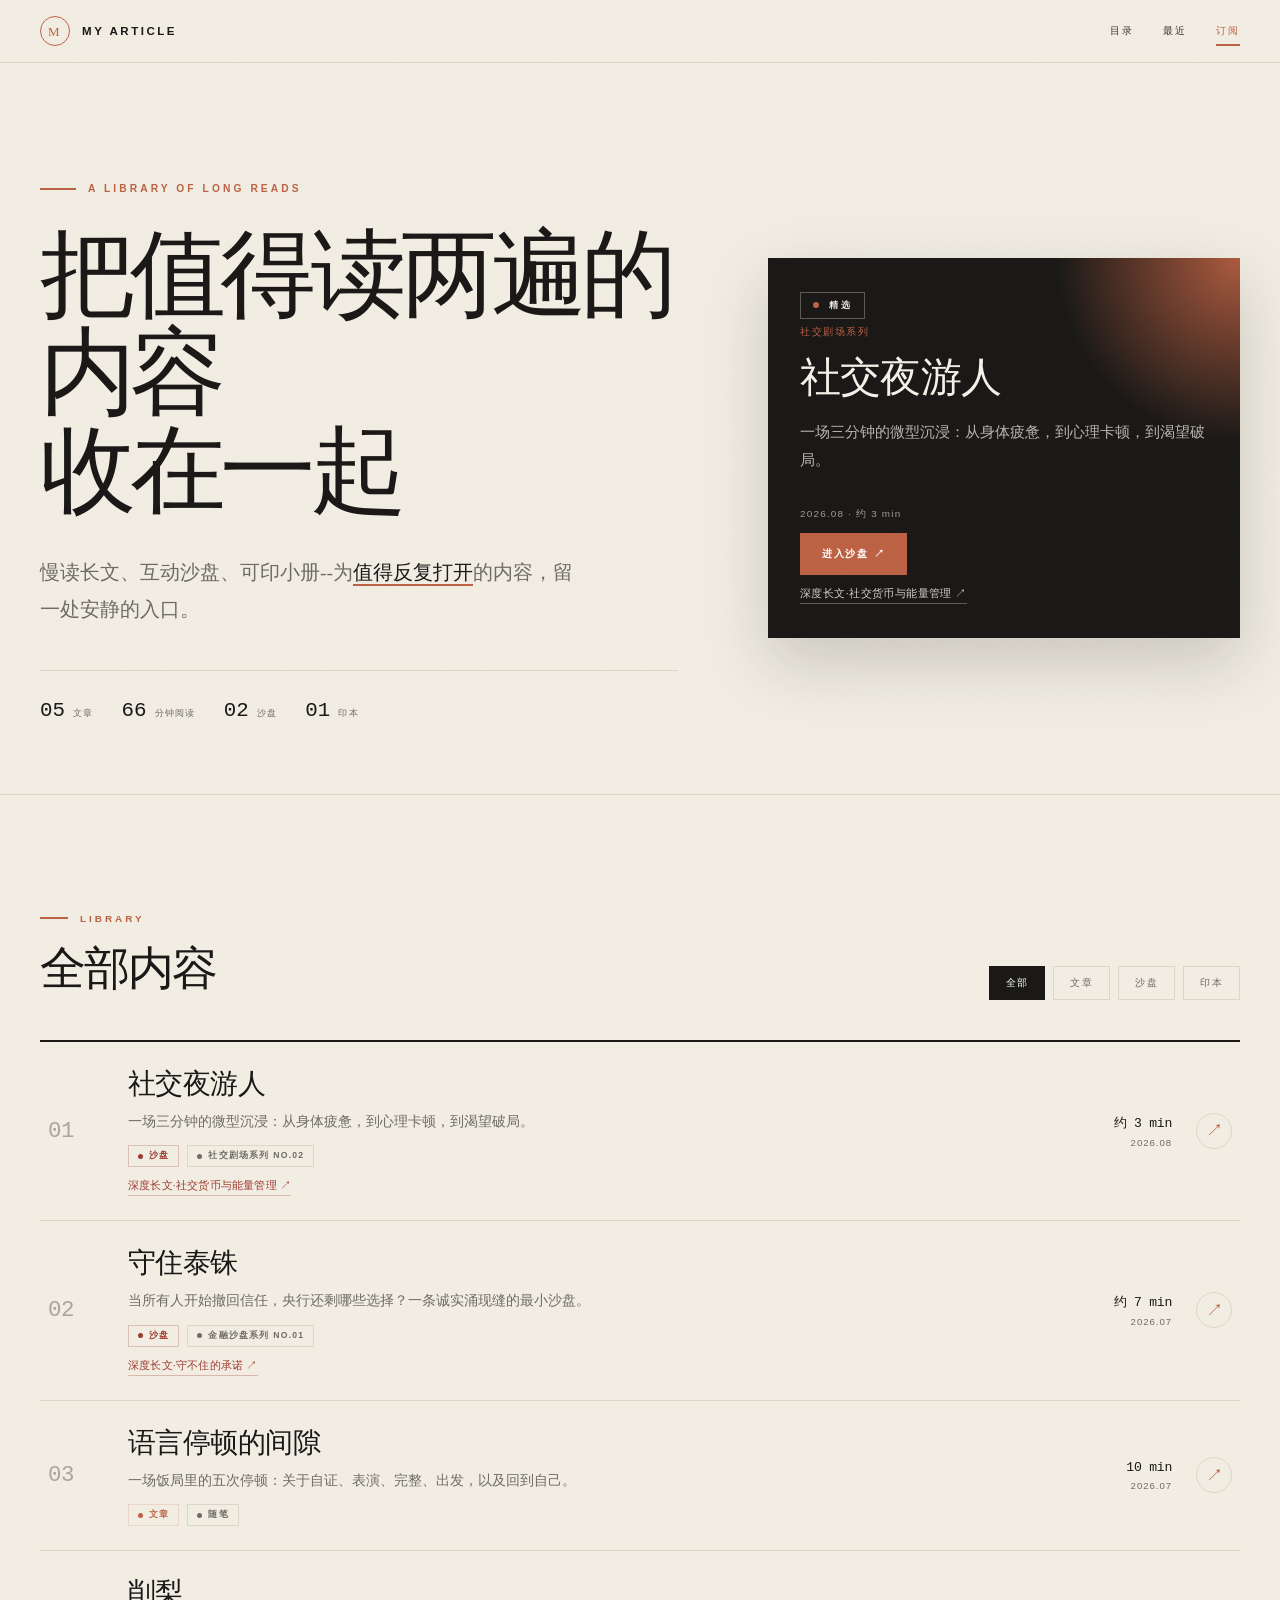
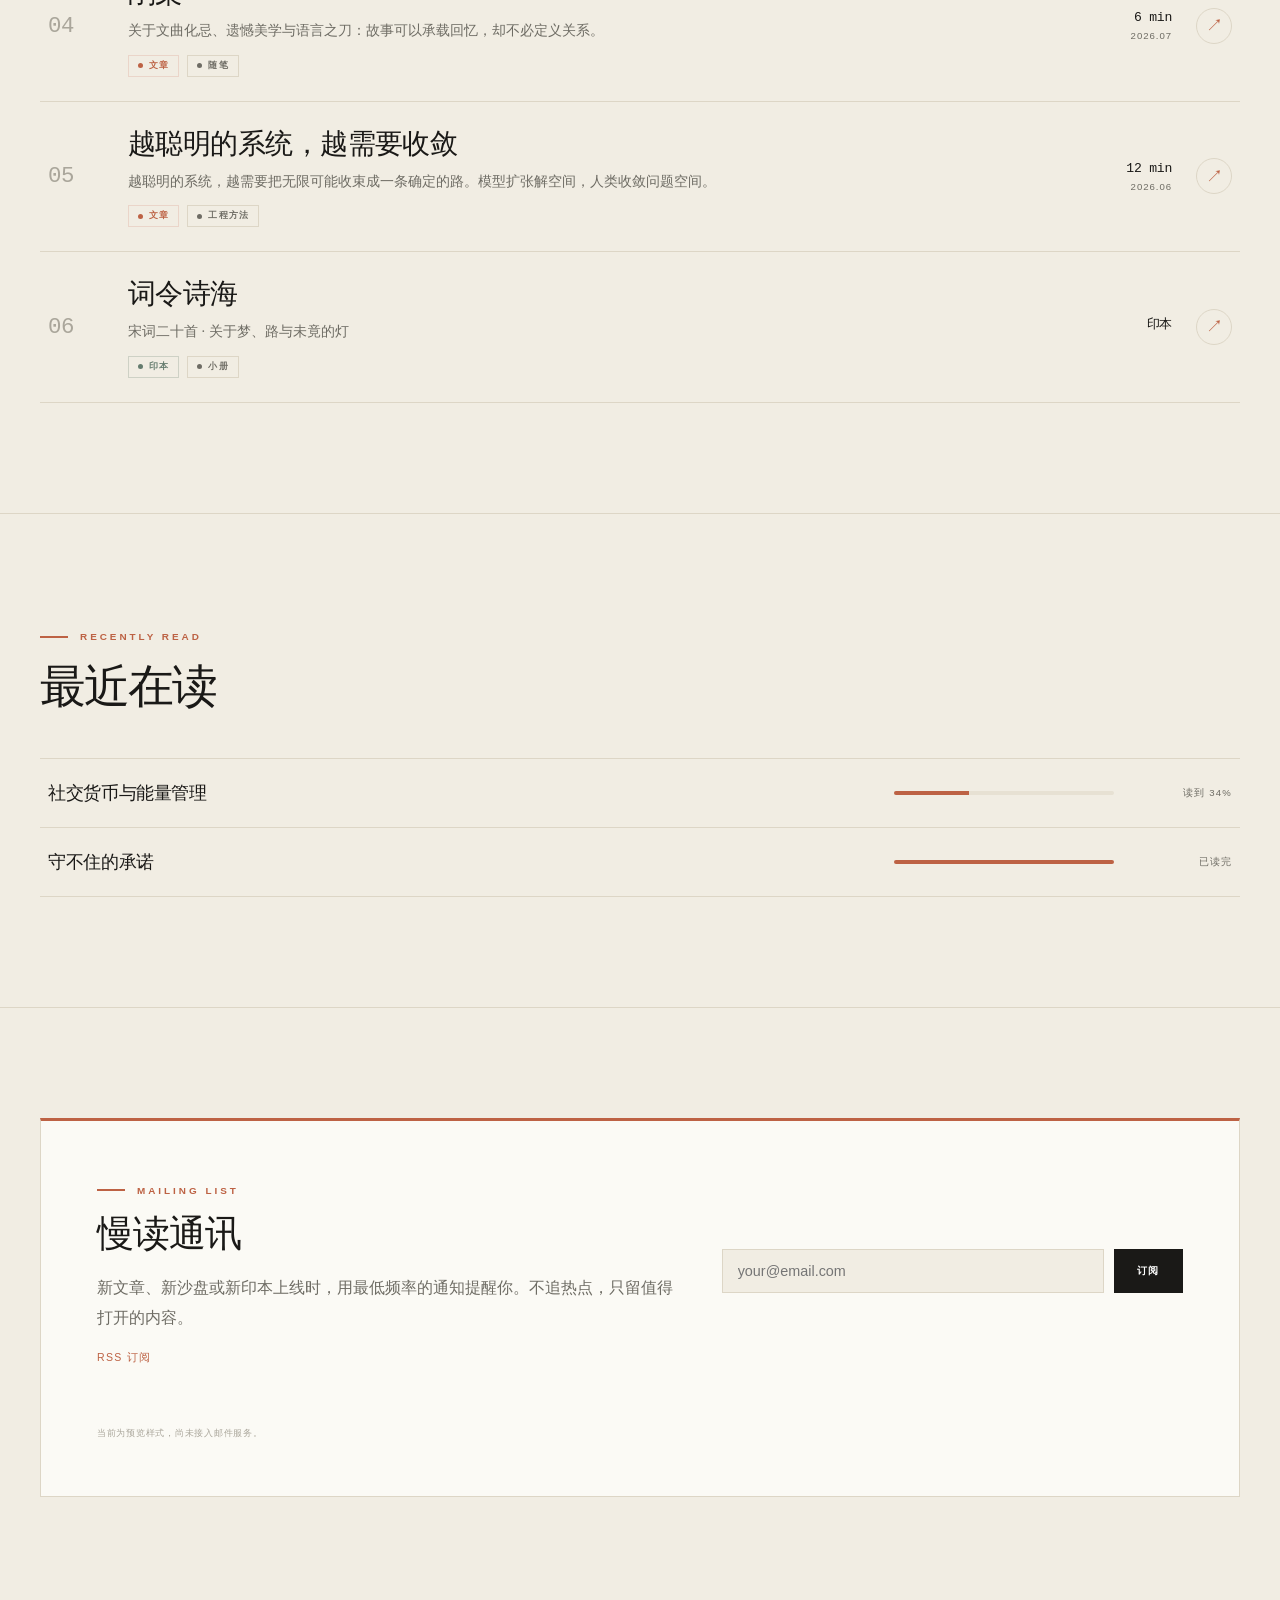
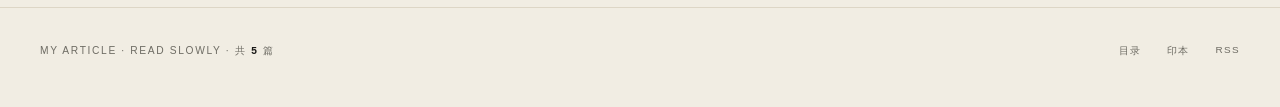
<file: index.html>
<!doctype html>
<html lang="zh-CN">
<head>
  <meta charset="utf-8">
  <meta name="viewport" content="width=device-width, initial-scale=1">
  <meta name="theme-color" content="#f1ede3">
  <meta name="description" content="一个适合慢读的个人文章库。文章、互动沙盘与印本小册，各自成章。">
  <title>文章库｜My Article</title>
  <style>
    :root {
      --bg: #f1ede3;
      --paper: #fbfaf5;
      --paper-warm: #f6f2e8;
      --ink: #1a1917;
      --ink-soft: #3a3833;
      --muted: #6e6c64;
      --faint: #aaa69b;
      --line: #ddd6c6;
      --line-soft: #e7e1d3;
      --accent: #bd6244;
      --accent-deep: #9e3b2f;
      --accent-soft: #ead5c9;
      --sage: #657c6e;
      --sans: -apple-system, BlinkMacSystemFont, "Helvetica Neue", "PingFang SC", "Hiragino Sans GB", "Microsoft YaHei", sans-serif;
      --serif: "Noto Serif CJK SC", "Source Han Serif SC", "Songti SC", "STSong", serif;
      --mono: "SF Mono", "JetBrains Mono", "Menlo", monospace;
      --max-width: 1200px;
    }
    * { box-sizing: border-box; }
    html { scroll-behavior: smooth; }
    body {
      margin: 0;
      color: var(--ink);
      background: var(--bg);
      font-family: var(--serif);
      -webkit-font-smoothing: antialiased;
      text-rendering: optimizeLegibility;
    }
    body::before {
      content: "";
      position: fixed;
      inset: 0;
      pointer-events: none;
      opacity: .1;
      background-image: url("data:image/svg+xml,%3Csvg xmlns='http://www.w3.org/2000/svg' width='160' height='160' viewBox='0 0 160 160'%3E%3Cfilter id='n'%3E%3CfeTurbulence type='fractalNoise' baseFrequency='.8' numOctaves='3' stitchTiles='stitch'/%3E%3C/filter%3E%3Crect width='100%25' height='100%25' filter='url(%23n)' opacity='.15'/%3E%3C/svg%3E");
      mix-blend-mode: multiply;
      z-index: 100;
    }
    button, input { font: inherit; }
    button { cursor: pointer; }
    a { color: inherit; text-decoration: none; }

    .container { width: min(var(--max-width), calc(100% - 48px)); margin: 0 auto; }

    /* ---------- 顶栏 ---------- */
    .topbar {
      position: sticky;
      top: 0;
      z-index: 50;
      border-bottom: 1px solid var(--line);
      background: rgba(241, 237, 227, .82);
      backdrop-filter: blur(14px);
    }
    .topbar-inner {
      display: flex;
      align-items: center;
      justify-content: space-between;
      gap: 24px;
      padding: 16px 0;
    }
    .brand { display: flex; align-items: center; gap: 12px; font-family: var(--sans); font-size: .72rem; font-weight: 700; letter-spacing: .22em; }
    .brand-mark {
      width: 30px; height: 30px;
      display: grid; place-items: center;
      border: 1.5px solid var(--accent);
      border-radius: 50%;
      color: var(--accent);
      font: 500 13px/1 var(--serif);
    }
    .topbar-nav { display: flex; gap: 1.8rem; }
    .nav-link {
      position: relative;
      color: var(--ink-soft);
      font-family: var(--sans);
      font-size: .64rem;
      letter-spacing: .2em;
      text-transform: uppercase;
      padding: .3rem 0;
      transition: color .2s;
    }
    .nav-link::after {
      content: "";
      position: absolute;
      left: 0; bottom: -3px;
      width: 100%; height: 2px;
      background: var(--accent);
      transform: scaleX(0);
      transform-origin: left;
      transition: transform .25s ease;
    }
    .nav-link:hover, .nav-link.active { color: var(--accent); }
    .nav-link.active::after { transform: scaleX(1); }

    /* ---------- Hero ---------- */
    .hero {
      padding: clamp(56px, 9vw, 110px) 0 clamp(40px, 6vw, 72px);
      border-bottom: 1px solid var(--line);
    }
    .hero-grid {
      display: grid;
      grid-template-columns: minmax(0, 1.15fr) minmax(320px, .85fr);
      gap: clamp(40px, 7vw, 96px);
      align-items: center;
    }
    .hero-kicker {
      display: inline-flex;
      align-items: center;
      gap: 12px;
      margin-bottom: 32px;
      color: var(--accent);
      font: 700 .64rem var(--sans);
      letter-spacing: .3em;
      text-transform: uppercase;
    }
    .hero-kicker::before { content: ""; width: 36px; height: 2px; background: var(--accent); }
    h1 {
      margin: 0;
      font-size: clamp(3rem, 7.5vw, 6.6rem);
      font-weight: 500;
      letter-spacing: -.06em;
      line-height: 1.02;
    }
    .hero-tag {
      margin: 34px 0 0;
      max-width: 28em;
      color: var(--muted);
      font-size: clamp(1.02rem, 1.6vw, 1.22rem);
      line-height: 1.9;
    }
    .hero-tag em { font-style: normal; color: var(--ink); border-bottom: 2px solid var(--accent); padding-bottom: 1px; }
    .hero-stats {
      display: flex;
      flex-wrap: wrap;
      gap: 10px 28px;
      margin-top: 42px;
      padding-top: 28px;
      border-top: 1px solid var(--line);
      font-family: var(--sans);
    }
    .hero-stat { display: flex; align-items: baseline; gap: .5rem; }
    .hero-stat b { font-family: var(--mono); font-size: 1.3rem; font-weight: 500; color: var(--ink); }
    .hero-stat span { font-size: .58rem; letter-spacing: .14em; color: var(--muted); text-transform: uppercase; }

    /* ---------- 精选卡片 ---------- */
    .cover {
      position: relative;
      display: flex;
      flex-direction: column;
      justify-content: space-between;
      min-height: 380px;
      padding: 34px 32px;
      background: var(--ink);
      color: #f4f1e8;
      overflow: hidden;
      box-shadow: 0 24px 60px rgba(26, 25, 23, .18);
      transition: transform .3s ease, box-shadow .3s ease;
    }
    .cover:hover { transform: translateY(-5px); box-shadow: 0 32px 70px rgba(26, 25, 23, .24); }
    .cover::before {
      content: "";
      position: absolute;
      top: 0; right: 0;
      width: 200px; height: 200px;
      background: radial-gradient(circle at top right, var(--accent), transparent 65%);
      opacity: .9;
      pointer-events: none;
    }
    .cover-label {
      position: relative;
      display: inline-flex;
      align-items: center;
      gap: 10px;
      align-self: flex-start;
      padding: 6px 12px;
      border: 1px solid rgba(244, 241, 232, .3);
      font: 700 .56rem var(--sans);
      letter-spacing: .28em;
      text-transform: uppercase;
    }
    .cover-label::before { content: ""; width: 6px; height: 6px; border-radius: 50%; background: var(--accent); }
    .cover-body { position: relative; flex: 1; display: flex; flex-direction: column; justify-content: center; }
    .cover-series { color: var(--accent); font: .62rem var(--sans); letter-spacing: .16em; text-transform: uppercase; margin: 0 0 14px; }
    .cover-title { margin: 0; font-size: clamp(1.7rem, 3.2vw, 2.6rem); font-weight: 500; letter-spacing: -.02em; line-height: 1.2; }
    .cover-title a { color: inherit; }
    .cover-excerpt { margin: 16px 0 0; color: rgba(244, 241, 232, .72); font-size: .96rem; line-height: 1.85; }
    .cover-foot { position: relative; display: flex; flex-direction: column; gap: 12px; align-items: flex-start; margin-top: 26px; }
    .cover-meta { font: .62rem var(--sans); letter-spacing: .12em; color: rgba(244, 241, 232, .6); }
    .cover-cta {
      display: inline-flex;
      align-items: center;
      gap: .6rem;
      padding: .8rem 1.3rem;
      border: 1px solid var(--accent);
      background: var(--accent);
      color: #fff;
      font: 700 .62rem var(--sans);
      letter-spacing: .18em;
      text-transform: uppercase;
      transition: background .2s, color .2s;
    }
    .cover:hover .cover-cta { background: #fff; color: var(--ink); }
    .cover-secondary {
      position: relative;
      z-index: 2;
      display: inline-flex;
      align-items: center;
      gap: .4rem;
      color: rgba(244, 241, 232, .85);
      font: .66rem var(--sans);
      letter-spacing: .04em;
      border-bottom: 1px solid rgba(244, 241, 232, .3);
      padding-bottom: 2px;
      transition: color .2s, border-color .2s;
    }
    .cover-secondary:hover { color: var(--accent); border-color: var(--accent); }

    /* ---------- 通用区域 ---------- */
    .section { padding: clamp(64px, 9vw, 110px) 0; border-bottom: 1px solid var(--line); }
    .section-head {
      display: flex;
      justify-content: space-between;
      align-items: flex-end;
      gap: 24px;
      flex-wrap: wrap;
      margin-bottom: 40px;
    }
    .section-label {
      display: inline-flex;
      align-items: center;
      gap: 12px;
      margin: 0 0 14px;
      color: var(--accent);
      font: 700 .62rem var(--sans);
      letter-spacing: .3em;
      text-transform: uppercase;
    }
    .section-label::before { content: ""; width: 28px; height: 2px; background: var(--accent); }
    .section-title { margin: 0; font-size: clamp(1.9rem, 3.6vw, 3rem); font-weight: 500; letter-spacing: -.04em; }

    /* ---------- 筛选 ---------- */
    .filters { display: flex; flex-wrap: wrap; gap: 8px; }
    .filter {
      padding: 9px 16px;
      border: 1px solid var(--line);
      background: transparent;
      color: var(--muted);
      font: .64rem var(--sans);
      letter-spacing: .14em;
      text-transform: uppercase;
      transition: border-color .2s, color .2s, background .2s;
    }
    .filter:hover { color: var(--ink); border-color: var(--faint); }
    .filter.active { color: #fff; border-color: var(--ink); background: var(--ink); }

    /* ---------- 内容列表 ---------- */
    .contents { border-top: 2px solid var(--ink); }
    .entry {
      position: relative;
      display: grid;
      grid-template-columns: 56px minmax(0, 1fr) auto 36px;
      gap: 24px;
      align-items: center;
      padding: 24px 8px;
      border-bottom: 1px solid var(--line);
      transition: background .2s ease, padding .2s ease;
    }
    .entry:hover { background: var(--paper-warm); padding-left: 20px; }
    .entry-num {
      font-family: var(--mono);
      font-size: 1.4rem;
      font-weight: 400;
      color: var(--faint);
      letter-spacing: -.02em;
      transition: color .2s;
    }
    .entry:hover .entry-num { color: var(--accent); }
    .entry-main { min-width: 0; }
    .entry-title { margin: 0; font-size: clamp(1.25rem, 2.2vw, 1.75rem); font-weight: 500; letter-spacing: -.02em; line-height: 1.25; }
    .entry-title a { color: inherit; }
    .stretched::after { content: ""; position: absolute; inset: 0; }
    .entry-sub { margin: 8px 0 0; color: var(--muted); font-size: .9rem; line-height: 1.7; }
    .entry-tags { display: flex; flex-wrap: wrap; gap: 8px; margin-top: 12px; }
    .type-tag {
      display: inline-flex;
      align-items: center;
      gap: 6px;
      padding: 4px 9px;
      font: 700 .54rem var(--sans);
      letter-spacing: .14em;
      text-transform: uppercase;
      border: 1px solid var(--line);
    }
    .type-tag.art { color: var(--accent); border-color: var(--accent-soft); }
    .type-tag.sbx { color: var(--accent-deep); border-color: rgba(158, 59, 47, .25); }
    .type-tag.book { color: var(--sage); border-color: rgba(101, 124, 110, .25); }
    .type-tag::before { content: ""; width: 5px; height: 5px; border-radius: 50%; background: currentColor; }
    .type-tag.muted { color: var(--muted); }
    .entry-secondary {
      position: relative;
      z-index: 2;
      display: inline-flex;
      align-items: center;
      gap: .4rem;
      margin-top: 12px;
      color: var(--accent-deep);
      font: .66rem var(--sans);
      letter-spacing: .02em;
      border-bottom: 1px solid rgba(158, 59, 47, .3);
      padding-bottom: 2px;
      transition: color .2s, border-color .2s;
    }
    .entry-secondary:hover { color: var(--ink); border-color: var(--ink); }
    .entry-meta {
      text-align: right;
      font-family: var(--sans);
      color: var(--muted);
      font-size: .6rem;
      letter-spacing: .1em;
      white-space: nowrap;
    }
    .entry-meta b { display: block; color: var(--ink); font-family: var(--mono); font-size: .82rem; font-weight: 500; margin-bottom: 5px; letter-spacing: -.02em; }
    .entry-arrow {
      width: 36px; height: 36px;
      display: grid; place-items: center;
      border: 1px solid var(--line);
      border-radius: 50%;
      color: var(--accent);
      font-size: 1.05rem;
      transition: transform .25s ease, border-color .25s, background .25s, color .25s;
    }
    .entry:hover .entry-arrow { transform: translateX(4px); border-color: var(--accent); background: var(--accent); color: #fff; }
    .empty { display: none; padding: 60px 0; color: var(--muted); text-align: center; font-size: 1rem; }
    .empty.show { display: block; }

    /* ---------- 最近在读 ---------- */
    .shelf { display: grid; gap: 0; border-top: 1px solid var(--line); }
    .shelf-item {
      display: grid;
      grid-template-columns: minmax(0, 1fr) 220px 90px;
      gap: 28px;
      align-items: center;
      padding: 22px 8px;
      border-bottom: 1px solid var(--line);
    }
    .shelf-title { margin: 0; font-size: 1.12rem; font-weight: 500; letter-spacing: -.02em; }
    .shelf-bar { height: 4px; background: var(--line-soft); border-radius: 2px; overflow: hidden; }
    .shelf-bar > i { display: block; height: 100%; background: var(--accent); width: 0; transition: width .9s ease-out; }
    .shelf-status { text-align: right; color: var(--muted); font: .6rem var(--sans); letter-spacing: .12em; text-transform: uppercase; }

    /* ---------- 订阅 ---------- */
    .subscribe-card {
      display: grid;
      grid-template-columns: minmax(0, 1fr) minmax(300px, .8fr);
      gap: 48px;
      align-items: center;
      padding: clamp(36px, 5vw, 56px);
      background: var(--paper);
      border: 1px solid var(--line);
      border-top: 3px solid var(--accent);
    }
    .subscribe-title { margin: 0; font-size: clamp(1.6rem, 3vw, 2.3rem); font-weight: 500; letter-spacing: -.03em; }
    .subscribe-copy { margin: 14px 0 0; color: var(--muted); font-size: 1rem; line-height: 1.9; }
    .rss-link { display: inline-flex; align-items: center; gap: .5rem; margin-top: 18px; color: var(--accent); font: .66rem var(--sans); letter-spacing: .12em; text-transform: uppercase; }
    .rss-link:hover { color: var(--ink); }
    .subscribe-form { display: flex; gap: 10px; }
    .subscribe-input {
      flex: 1;
      padding: 13px 15px;
      border: 1px solid var(--line);
      background: var(--bg);
      color: var(--ink);
      font: .9rem var(--sans);
      outline: none;
      transition: border-color .2s;
    }
    .subscribe-input:focus { border-color: var(--accent); }
    .subscribe-btn {
      padding: 13px 22px;
      border: 1px solid var(--ink);
      background: var(--ink);
      color: #fff;
      font: 700 .64rem var(--sans);
      letter-spacing: .16em;
      text-transform: uppercase;
      transition: background .2s, color .2s;
    }
    .subscribe-btn:hover { background: var(--accent); border-color: var(--accent); }
    .subscribe-hint { grid-column: 1 / -1; margin: 14px 0 0; color: var(--faint); font: .58rem var(--sans); letter-spacing: .08em; }

    /* ---------- 页脚 ---------- */
    footer { padding: 36px 0 48px; }
    .footer-inner { display: flex; justify-content: space-between; align-items: center; flex-wrap: wrap; gap: 16px; font-family: var(--sans); }
    .footer-brand { color: var(--muted); font-size: .64rem; letter-spacing: .16em; }
    .footer-brand b { color: var(--ink); font-family: var(--mono); }
    .footer-links { display: flex; gap: 1.6rem; }
    .footer-links a { color: var(--muted); font-size: .62rem; letter-spacing: .14em; text-transform: uppercase; transition: color .2s; }
    .footer-links a:hover { color: var(--accent); }

    /* ---------- 动效 ---------- */
    @media (prefers-reduced-motion: no-preference) {
      .reveal { opacity: 0; transform: translateY(24px); transition: opacity .7s ease, transform .7s ease; }
      .reveal.in { opacity: 1; transform: none; }
    }
    @media (prefers-reduced-motion: reduce) {
      html { scroll-behavior: auto; }
      .cover, .entry, .entry-arrow, .entry-num { transition: none; }
    }

    /* ---------- 响应式 ---------- */
    @media (max-width: 880px) {
      .topbar-nav { gap: 1.1rem; }
      .hero-grid { grid-template-columns: 1fr; gap: 48px; }
      .cover { min-height: auto; }
      .entry { grid-template-columns: 40px 1fr; gap: 16px; padding: 22px 4px; }
      .entry-meta { grid-column: 2; text-align: left; display: flex; gap: 14px; align-items: center; margin-top: 4px; }
      .entry-meta b { margin: 0; }
      .entry-arrow { display: none; }
      .entry:hover { padding-left: 12px; }
      .shelf-item { grid-template-columns: 1fr 80px; gap: 16px; }
      .shelf-bar { grid-column: 1 / -1; order: 3; }
      .subscribe-card { grid-template-columns: 1fr; gap: 28px; }
      .subscribe-form { flex-direction: column; }
    }
    @media (max-width: 520px) {
      .container { width: calc(100% - 32px); }
      h1 { font-size: clamp(2.6rem, 12vw, 3.8rem); }
      .hero-kicker { letter-spacing: .2em; }
      .topbar-nav .nav-link { font-size: .56rem; letter-spacing: .12em; }
      .entry-num { font-size: 1.05rem; }
      .entry-title { font-size: 1.15rem; }
      .cover { padding: 28px 24px; }
    }
  </style>
</head>
<body>
  <header class="topbar">
    <div class="container topbar-inner">
      <a class="brand" href="index.html">
        <span class="brand-mark">M</span>
        <span>MY ARTICLE</span>
      </a>
      <nav class="topbar-nav" aria-label="主导航">
        <a class="nav-link" href="#contents">目录</a>
        <a class="nav-link" href="#shelf">最近</a>
        <a class="nav-link" href="#subscribe">订阅</a>
      </nav>
    </div>
  </header>

  <section class="hero">
    <div class="container">
      <div class="hero-grid">
        <div class="reveal">
          <p class="hero-kicker">A Library of Long Reads</p>
          <h1>把值得读两遍的内容<br>收在一起</h1>
          <p class="hero-tag">慢读长文、互动沙盘、可印小册--为<em>值得反复打开</em>的内容，留一处安静的入口。</p>
          <div class="hero-stats" id="heroStats" aria-label="内容统计"></div>
        </div>
        <div class="cover reveal" id="coverCard"></div>
      </div>
    </div>
  </section>

  <section class="section" id="contents">
    <div class="container">
      <div class="section-head">
        <div>
          <p class="section-label">Library</p>
          <h2 class="section-title">全部内容</h2>
        </div>
        <div class="filters" id="filters" role="group" aria-label="内容类型筛选"></div>
      </div>
      <div class="contents" id="contentsList"></div>
      <div class="empty" id="empty">没有找到匹配的内容。换个筛选试试。</div>
    </div>
  </section>

  <section class="section" id="shelf">
    <div class="container">
      <div class="section-head">
        <div>
          <p class="section-label">Recently Read</p>
          <h2 class="section-title">最近在读</h2>
        </div>
      </div>
      <div class="shelf" id="shelfList"></div>
    </div>
  </section>

  <section class="section" id="subscribe">
    <div class="container">
      <div class="subscribe-card reveal">
        <div>
          <p class="section-label">Mailing List</p>
          <h2 class="subscribe-title">慢读通讯</h2>
          <p class="subscribe-copy">新文章、新沙盘或新印本上线时，用最低频率的通知提醒你。不追热点，只留值得打开的内容。</p>
          <a class="rss-link" href="feed.xml" id="rssLink">RSS 订阅</a>
        </div>
        <form class="subscribe-form" action="#" method="post" aria-describedby="subscribeHint">
          <input class="subscribe-input" type="email" name="email" placeholder="your@email.com" aria-label="邮箱地址">
          <button class="subscribe-btn" type="submit">订阅</button>
        </form>
        <p class="subscribe-hint" id="subscribeHint">当前为预览样式，尚未接入邮件服务。</p>
      </div>
    </div>
  </section>

  <footer id="archive">
    <div class="container footer-inner">
      <span class="footer-brand">MY ARTICLE · READ SLOWLY · 共 <b id="footerCount">0</b> 篇</span>
      <nav class="footer-links" aria-label="页脚导航">
        <a href="#contents">目录</a>
        <a href="books/index.html">印本</a>
        <a href="feed.xml">RSS</a>
      </nav>
    </div>
  </footer>

  <script>
    // TODO: wire progress/readingNow to localStorage when persistence is available.
    // TODO: generate feed.xml and update rssLink href.

    const articles = [
      { id: 'convergence', category: '工程方法', label: 'ENGINEERING', title: '越聪明的系统，越需要收敛', excerpt: '越聪明的系统，越需要把无限可能收束成一条确定的路。模型扩张解空间，人类收敛问题空间。', tags: ['AI', '架构', '决策'], date: '2026.06', year: 2026, reading: '12 min', readingMinutes: 12, path: 'articles/convergence.html', series: null, relatedSandbox: null, progress: 0, featured: false },
      { id: 'language', category: '随笔', label: 'ESSAY', title: '语言停顿的间隙', excerpt: '一场饭局里的五次停顿：关于自证、表演、完整、出发，以及回到自己。', tags: ['关系', '自由', '深圳'], date: '2026.07', year: 2026, reading: '10 min', readingMinutes: 10, path: 'articles/language.html', series: '深圳随笔', relatedSandbox: null, progress: 0, featured: false },
      { id: 'xiaoli', category: '随笔', label: 'ESSAY', title: '削梨', excerpt: '关于文曲化忌、遗憾美学与语言之刀：故事可以承载回忆，却不必定义关系。', tags: ['命理', '语言', '自我'], date: '2026.07', year: 2026, reading: '6 min', readingMinutes: 6, path: 'articles/xiaoli.html', series: null, relatedSandbox: null, progress: 0, featured: false },
      { id: 'unkeepable-promise', category: '经济', label: 'ECONOMY', title: '守不住的承诺', excerpt: '危机不是恐慌制造的，是恐慌撞上了一条无法无限兑现的承诺。选美、阈值与 1997 年的泰铢。', tags: ['金融', '危机', '泰铢', '选美'], date: '2026.07', year: 2026, reading: '20 min', readingMinutes: 20, path: 'articles/unkeepable-promise.html', series: '金融沙盘系列', relatedSandbox: 'baht', progress: 0, featured: false },
      { id: 'social-currency', category: '社交', label: 'SOCIAL', title: '社交货币与能量管理', excerpt: '我们不缺社交，缺的是高质量的连接。从弱连接到滋养型关系，七大社交货币，社交链路七步法。', tags: ['社交', '能量', '命理', '系统'], date: '2026.08', year: 2026, reading: '18 min', readingMinutes: 18, path: 'articles/social-currency.html', series: '社交剧场系列', relatedSandbox: 'nightwalker', progress: 34, featured: true }
    ];

    const sandboxes = [
      { id: 'baht', series: '金融沙盘系列', seriesNo: 'No.01', title: '守住泰铢', subtitle: '当所有人开始撤回信任，央行还剩哪些选择？一条诚实涌现缝的最小沙盘。', time: '约 7 min', path: 'financial-sandbox/baht.html', relatedArticle: 'unkeepable-promise' },
      { id: 'nightwalker', series: '社交剧场系列', seriesNo: 'No.02', title: '社交夜游人', subtitle: '一场三分钟的微型沉浸：从身体疲惫，到心理卡顿，到渴望破局。', time: '约 3 min', path: 'social-sandbox/nightwalker.html', relatedArticle: 'social-currency' }
    ];

    const books = [
      { id: 'ciling-shihai', title: '词令诗海', subtitle: '宋词二十首 · 关于梦、路与未竟的灯', authors: '李煜 · 柳永 · 辛弃疾', path: 'books/ciling-shihai.html' }
    ];

    const readingNow = [
      { title: '社交货币与能量管理', progress: 34, status: 'reading' },
      { title: '守不住的承诺', progress: 100, status: 'finished' }
    ];

    const filters = [
      { key: 'all', label: '全部' },
      { key: 'art', label: '文章' },
      { key: 'sbx', label: '沙盘' },
      { key: 'book', label: '印本' }
    ];

    const state = { filter: 'all' };
    const $ = id => document.getElementById(id);
    const formatNum = n => String(n).padStart(2, '0');
    const articleById = id => articles.find(a => a.id === id);
    const sandboxById = id => sandboxes.find(s => s.id === id);
    const articleUrl = id => `reader.html?id=${id}`;

    const renderHeroStats = () => {
      const totalMinutes = articles.reduce((sum, a) => sum + (a.readingMinutes || 0), 0);
      $('heroStats').innerHTML = `
        <div class="hero-stat"><b>${formatNum(articles.length)}</b><span>文章</span></div>
        <div class="hero-stat"><b>${totalMinutes}</b><span>分钟阅读</span></div>
        <div class="hero-stat"><b>${formatNum(sandboxes.length)}</b><span>沙盘</span></div>
        <div class="hero-stat"><b>${formatNum(books.length)}</b><span>印本</span></div>
      `;
    };

    // 精选：有互动的长文，优先以互动（沙盘）为入口，长文作为深度阅读
    const getFeatured = () => {
      const fa = articles.find(a => a.featured) || articles.reduce((latest, a) => (a.date > latest.date ? a : latest), articles[0]);
      if (fa.relatedSandbox) {
        const sbx = sandboxById(fa.relatedSandbox);
        return {
          kind: 'sbx',
          series: sbx.series,
          title: sbx.title,
          excerpt: sbx.subtitle,
          meta: `${fa.date} · ${sbx.time}`,
          primaryUrl: sbx.path,
          primaryLabel: '进入沙盘',
          secondaryUrl: articleUrl(fa.id),
          secondaryLabel: `深度长文·${fa.title}`
        };
      }
      return {
        kind: 'art',
        series: fa.series || fa.label,
        title: fa.title,
        excerpt: fa.excerpt,
        meta: `${fa.date} · ${fa.reading}`,
        primaryUrl: articleUrl(fa.id),
        primaryLabel: '开始阅读',
        secondaryUrl: null,
        secondaryLabel: null
      };
    };

    const renderCover = () => {
      const f = getFeatured();
      const secondary = f.secondaryUrl
        ? `<a class="cover-secondary" href="${f.secondaryUrl}">${f.secondaryLabel} ↗</a>`
        : '';
      $('coverCard').innerHTML = `
        <span class="cover-label">精选</span>
        <div class="cover-body">
          <p class="cover-series">${f.series}</p>
          <h2 class="cover-title"><a class="stretched" href="${f.primaryUrl}">${f.title}</a></h2>
          <p class="cover-excerpt">${f.excerpt}</p>
        </div>
        <div class="cover-foot">
          <span class="cover-meta">${f.meta}</span>
          <span class="cover-cta">${f.primaryLabel} ↗</span>
          ${secondary}
        </div>
      `;
    };

    const renderFilters = () => {
      $('filters').innerHTML = filters.map(f =>
        `<button class="filter ${state.filter === f.key ? 'active' : ''}" data-filter="${f.key}" aria-pressed="${state.filter === f.key}">${f.label}</button>`
      ).join('');
    };

    // 构建列表：有互动的长文，以沙盘为主入口，长文作为「深度长文」副链接
    const buildItems = filter => {
      const items = [];
      if (filter === 'all' || filter === 'sbx') {
        sandboxes.forEach(s => {
          const rel = s.relatedArticle ? articleById(s.relatedArticle) : null;
          items.push({
            kind: 'sbx', displayType: '沙盘',
            title: s.title, sub: s.subtitle,
            typeName: `${s.series} ${s.seriesNo}`,
            metaNum: s.time, date: rel ? rel.date : '',
            sortDate: rel ? rel.date : '0',
            primaryUrl: s.path,
            secondary: rel ? { url: articleUrl(rel.id), label: `深度长文·${rel.title}` } : null
          });
        });
      }
      if (filter === 'all' || filter === 'art') {
        articles.forEach(a => {
          // 「全部」视图下，有配套沙盘的长文不单独列出，归入沙盘条目
          if (filter === 'all' && a.relatedSandbox) return;
          const sbx = a.relatedSandbox ? sandboxById(a.relatedSandbox) : null;
          items.push({
            kind: 'art', displayType: '文章',
            title: a.title, sub: a.excerpt,
            typeName: a.category,
            metaNum: a.reading, date: a.date,
            sortDate: a.date,
            primaryUrl: articleUrl(a.id),
            secondary: sbx ? { url: sbx.path, label: `先体验沙盘·${sbx.title}` } : null
          });
        });
      }
      if (filter === 'all' || filter === 'book') {
        books.forEach(b => {
          items.push({
            kind: 'book', displayType: '印本',
            title: b.title, sub: b.subtitle,
            typeName: '小册',
            metaNum: '印本', date: '',
            sortDate: '0',
            primaryUrl: b.path,
            secondary: null
          });
        });
      }
      items.sort((a, b) => (b.sortDate || '0').localeCompare(a.sortDate || '0'));
      return items;
    };

    const renderContents = () => {
      const items = buildItems(state.filter);
      $('contentsList').innerHTML = items.map((item, i) => {
        const typeClass = item.kind === 'art' ? 'art' : item.kind === 'sbx' ? 'sbx' : 'book';
        const secondary = item.secondary
          ? `<a class="entry-secondary" href="${item.secondary.url}">${item.secondary.label} ↗</a>`
          : '';
        return `
          <div class="entry reveal">
            <span class="entry-num">${formatNum(i + 1)}</span>
            <div class="entry-main">
              <h3 class="entry-title"><a class="stretched" href="${item.primaryUrl}">${item.title}</a></h3>
              <p class="entry-sub">${item.sub}</p>
              <div class="entry-tags">
                <span class="type-tag ${typeClass}">${item.displayType}</span>
                <span class="type-tag muted">${item.typeName}</span>
              </div>
              ${secondary}
            </div>
            <div class="entry-meta">
              <b>${item.metaNum}</b>
              <span>${item.date || ''}</span>
            </div>
            <span class="entry-arrow" aria-hidden="true">↗</span>
          </div>`;
      }).join('');
      $('empty').classList.toggle('show', items.length === 0);
      observeReveals($('contentsList'));
    };

    const renderShelf = () => {
      $('shelfList').innerHTML = readingNow.map(item => {
        const statusText = { reading: `读到 ${item.progress}%`, finished: '已读完', pending: '准备开始' }[item.status] || '';
        return `
          <div class="shelf-item reveal">
            <h4 class="shelf-title">${item.title}</h4>
            <div class="shelf-bar"><i data-width="${item.progress}"></i></div>
            <span class="shelf-status">${statusText}</span>
          </div>`;
      }).join('');
      observeReveals($('shelfList'));
    };

    const initEvents = () => {
      $('filters').addEventListener('click', e => {
        const btn = e.target.closest('[data-filter]');
        if (!btn) return;
        state.filter = btn.dataset.filter;
        renderFilters();
        renderContents();
      });
    };

    const initScrollSpy = () => {
      const links = document.querySelectorAll('.nav-link');
      const sections = ['#contents', '#shelf', '#subscribe'].map(sel => document.querySelector(sel)).filter(Boolean);
      if (!sections.length) return;
      const observer = new IntersectionObserver(entries => {
        entries.forEach(entry => {
          if (entry.isIntersecting) {
            const id = entry.target.id;
            links.forEach(link => link.classList.toggle('active', link.getAttribute('href') === `#${id}`));
          }
        });
      }, { rootMargin: '-45% 0px -45% 0px', threshold: 0 });
      sections.forEach(s => observer.observe(s));
    };

    const prefersReduced = window.matchMedia('(prefers-reduced-motion: reduce)').matches;
    let revealObserver = null;
    const observeReveals = scope => {
      const els = scope.querySelectorAll('.reveal:not(.in)');
      if (prefersReduced) { els.forEach(el => el.classList.add('in')); return; }
      if (!revealObserver) return;
      els.forEach(el => revealObserver.observe(el));
    };
    const initReveal = () => {
      if (prefersReduced) { document.querySelectorAll('.reveal').forEach(el => el.classList.add('in')); return; }
      revealObserver = new IntersectionObserver(entries => {
        entries.forEach(entry => { if (entry.isIntersecting) { entry.target.classList.add('in'); revealObserver.unobserve(entry.target); } });
      }, { threshold: .1, rootMargin: '0px 0px -50px 0px' });
      observeReveals(document);
    };

    const animateBars = () => {
      requestAnimationFrame(() => {
        document.querySelectorAll('.shelf-bar > i').forEach(bar => {
          const target = bar.dataset.width;
          if (target) bar.style.width = target + '%';
        });
      });
    };

    renderHeroStats();
    renderCover();
    renderFilters();
    renderContents();
    renderShelf();
    $('footerCount').textContent = articles.length;
    initEvents();
    initScrollSpy();
    initReveal();
    animateBars();
  </script>
</body>
</html>
</file>
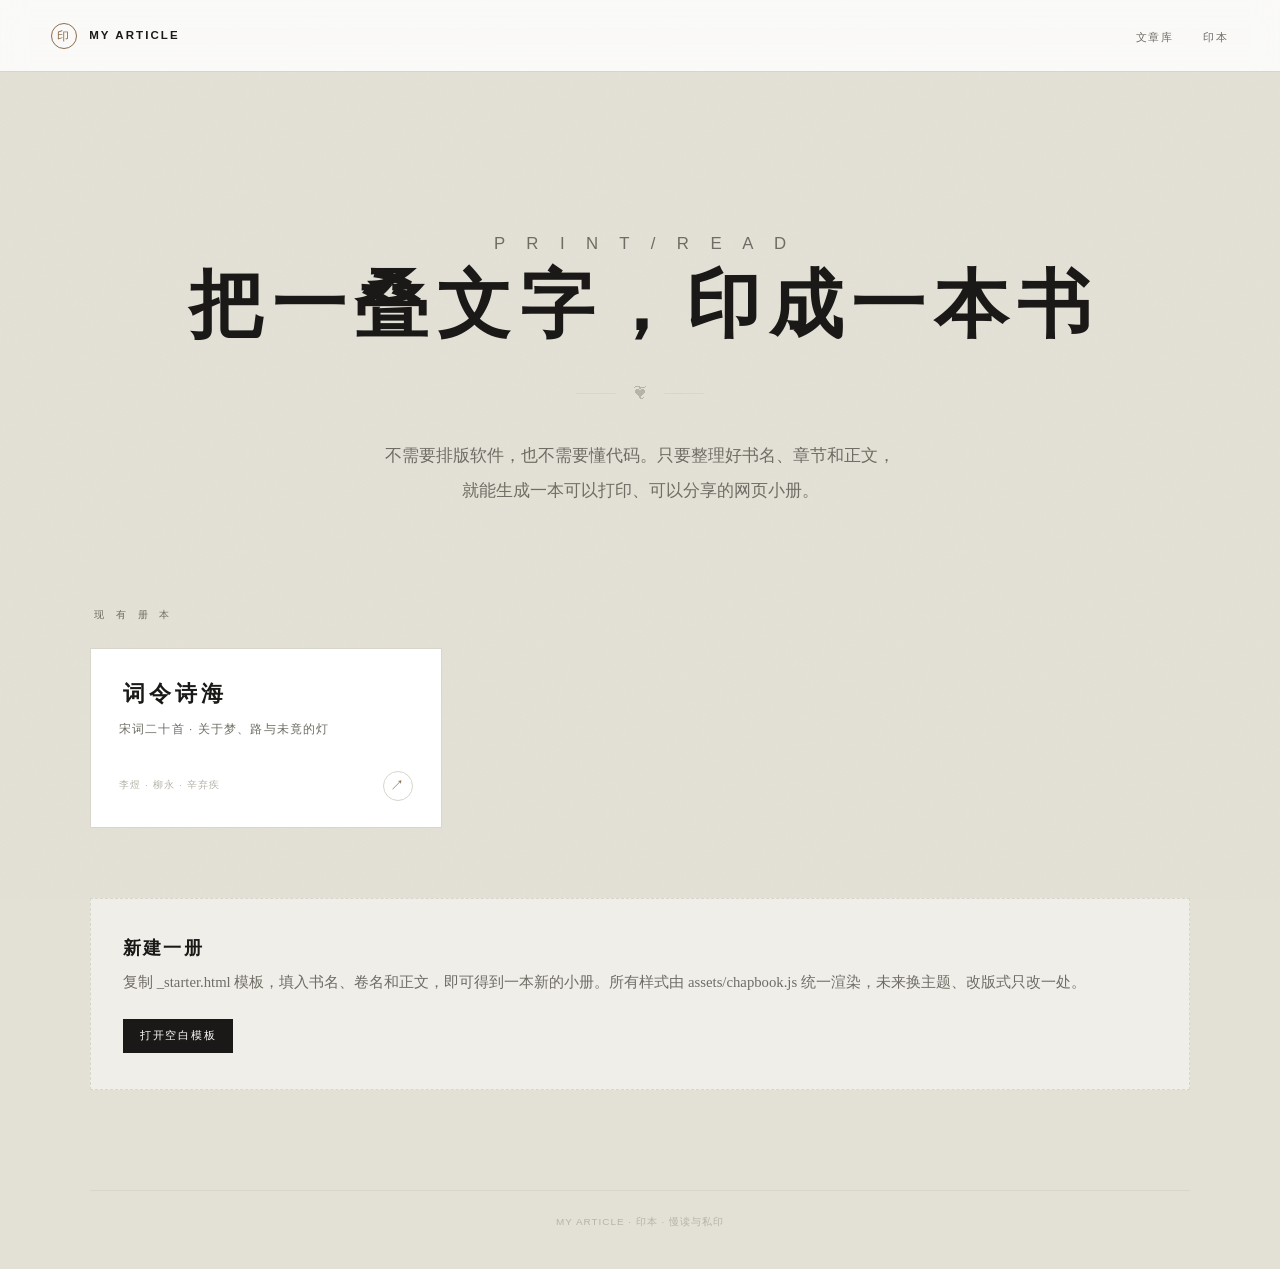
<file: books/index.html>
<!doctype html>
<html lang="zh-CN">
<head>
  <meta charset="utf-8">
  <meta name="viewport" content="width=device-width, initial-scale=1">
  <meta name="theme-color" content="#e3e0d6">
  <meta name="description" content="印本：把一叠文字变成可打印、可分享的网页小册。">
  <title>印本｜把文字印成一本书</title>
  <link rel="stylesheet" href="../assets/chapbook.css">
  <style>
    :root {
      --bg: #e3e0d6;
      --paper: #ffffff;
      --ink: #1a1917;
      --muted: #6e6c64;
      --faint: #b6b3a8;
      --line: #d8d5cb;
      --accent: #8a6b4b;
      --serif: "Noto Serif CJK SC", "Source Han Serif SC", "Songti SC", "STSong", serif;
      --sans: -apple-system, BlinkMacSystemFont, "Helvetica Neue", "PingFang SC", "Hiragino Sans GB", "Microsoft YaHei", sans-serif;
    }
    * { box-sizing: border-box; }
    body {
      margin: 0;
      color: var(--ink);
      background: var(--bg);
      font-family: var(--serif);
      -webkit-font-smoothing: antialiased;
    }
    body::before {
      content: "";
      position: fixed;
      inset: 0;
      pointer-events: none;
      opacity: .14;
      background-image: url("data:image/svg+xml,%3Csvg xmlns='http://www.w3.org/2000/svg' width='180' height='180' viewBox='0 0 180 180'%3E%3Cfilter id='n'%3E%3CfeTurbulence type='fractalNoise' baseFrequency='.85' numOctaves='3' stitchTiles='stitch'/%3E%3C/filter%3E%3Crect width='100%25' height='100%25' filter='url(%23n)' opacity='.12'/%3E%3C/svg%3E");
      mix-blend-mode: multiply;
      z-index: -1;
    }
    a { color: inherit; text-decoration: none; }

    .topbar {
      height: 72px;
      padding: 0 clamp(20px, 4vw, 64px);
      display: flex;
      align-items: center;
      justify-content: space-between;
      border-bottom: 1px solid var(--line);
      background: rgba(255, 255, 255, .82);
      backdrop-filter: blur(12px);
      position: sticky;
      top: 0;
      z-index: 10;
    }
    .brand {
      display: flex;
      align-items: center;
      gap: 12px;
      font: 700 .72rem/1 var(--sans);
      letter-spacing: .18em;
    }
    .brand-mark {
      width: 26px; height: 26px;
      display: grid; place-items: center;
      border: 1px solid var(--accent);
      border-radius: 50%;
      color: var(--accent);
      font: 500 12px/1 var(--serif);
    }
    .topbar-nav a {
      color: var(--muted);
      font-family: var(--sans);
      font-size: .68rem;
      letter-spacing: .16em;
      margin-left: 1.6rem;
      transition: color .2s ease;
    }
    .topbar-nav a:hover { color: var(--ink); }

    .hero {
      width: min(1100px, calc(100% - 40px));
      margin: 0 auto;
      padding: clamp(80px, 12vw, 160px) 0 clamp(60px, 8vw, 100px);
      text-align: center;
    }
    .hero-kicker {
      margin: 0 0 1.2rem;
      color: var(--accent);
      font-family: var(--sans);
      font-size: .66rem;
      letter-spacing: .5em;
      text-indent: .5em;
    }
    .hero h1 {
      margin: 0;
      font-size: clamp(2.6rem, 7vw, 4.6rem);
      font-weight: 600;
      letter-spacing: .12em;
      text-indent: .12em;
      line-height: 1.2;
    }
    .hero-line {
      display: flex;
      align-items: center;
      gap: 1rem;
      width: 8rem;
      margin: 2.2rem auto;
      color: var(--faint);
    }
    .hero-line::before,
    .hero-line::after { content: ""; flex: 1; height: 1px; background: var(--line); }
    .hero p {
      max-width: 520px;
      margin: 0 auto;
      color: var(--muted);
      font-size: 1.05rem;
      line-height: 2.1;
    }

    .shelf {
      width: min(1100px, calc(100% - 40px));
      margin: 0 auto;
      padding-bottom: 100px;
    }
    .section-title {
      margin: 0 0 1.6rem;
      color: var(--muted);
      font-family: var(--sans);
      font-size: .62rem;
      letter-spacing: .45em;
      text-indent: .45em;
    }
    .books {
      display: grid;
      grid-template-columns: repeat(auto-fill, minmax(260px, 1fr));
      gap: 22px;
    }
    .book {
      display: block;
      padding: 30px 28px 26px;
      background: var(--paper);
      border: 1px solid var(--line);
      transition: transform .25s ease, border-color .25s ease, box-shadow .25s ease;
    }
    .book:hover {
      transform: translateY(-4px);
      border-color: rgba(138, 107, 75, .45);
      box-shadow: 0 14px 38px rgba(0, 0, 0, .08);
    }
    .book-title {
      margin: 0 0 .8rem;
      font-size: 1.35rem;
      font-weight: 600;
      letter-spacing: .18em;
      text-indent: .18em;
    }
    .book-sub {
      margin: 0 0 1.4rem;
      color: var(--muted);
      font-family: var(--sans);
      font-size: .72rem;
      letter-spacing: .1em;
      line-height: 1.7;
      min-height: 2.4em;
    }
    .book-meta {
      display: flex;
      justify-content: space-between;
      align-items: center;
      color: var(--faint);
      font-family: var(--sans);
      font-size: .6rem;
      letter-spacing: .12em;
    }
    .book-arrow {
      width: 30px; height: 30px;
      display: grid; place-items: center;
      border: 1px solid var(--line);
      border-radius: 50%;
      color: var(--accent);
      font-size: .9rem;
    }

    .starter {
      margin-top: 70px;
      padding: 36px 32px;
      border: 1px dashed var(--line);
      background: rgba(255, 255, 255, .45);
    }
    .starter h3 {
      margin: 0 0 .6rem;
      font-size: 1.15rem;
      font-weight: 600;
      letter-spacing: .12em;
    }
    .starter p {
      margin: 0 0 1.4rem;
      color: var(--muted);
      font-size: .92rem;
      line-height: 1.9;
    }
    .starter a {
      display: inline-flex;
      align-items: center;
      gap: .6rem;
      padding: .55rem 1rem;
      border: 1px solid var(--ink);
      background: var(--ink);
      color: #fff;
      font-family: var(--sans);
      font-size: .68rem;
      letter-spacing: .16em;
      transition: opacity .2s ease;
    }
    .starter a:hover { opacity: .85; }

    footer {
      width: min(1100px, calc(100% - 40px));
      margin: 0 auto;
      padding: 24px 0 40px;
      border-top: 1px solid var(--line);
      color: var(--faint);
      font-family: var(--sans);
      font-size: .62rem;
      letter-spacing: .1em;
      text-align: center;
    }

    @media (max-width: 640px) {
      .topbar-nav { display: none; }
      .books { grid-template-columns: 1fr; }
    }
  </style>
</head>
<body>
  <header class="topbar">
    <a class="brand" href="../index.html"><span class="brand-mark">印</span><span>MY ARTICLE</span></a>
    <nav class="topbar-nav">
      <a href="../index.html">文章库</a>
      <a href="index.html">印本</a>
    </nav>
  </header>

  <section class="hero">
    <p class="hero-kicker">P R I N T  /  R E A D</p>
    <h1>把一叠文字，印成一本书</h1>
    <div class="hero-line"><span>❦</span></div>
    <p>不需要排版软件，也不需要懂代码。只要整理好书名、章节和正文，就能生成一本可以打印、可以分享的网页小册。</p>
  </section>

  <main class="shelf">
    <p class="section-title">现 有 册 本</p>
    <div class="books">
      <a class="book" href="ciling-shihai.html">
        <h3 class="book-title">词令诗海</h3>
        <p class="book-sub">宋词二十首 · 关于梦、路与未竟的灯</p>
        <div class="book-meta">
          <span>李煜 · 柳永 · 辛弃疾</span>
          <span class="book-arrow">↗</span>
        </div>
      </a>
    </div>

    <section class="starter">
      <h3>新建一册</h3>
      <p>复制 _starter.html 模板，填入书名、卷名和正文，即可得到一本新的小册。所有样式由 assets/chapbook.js 统一渲染，未来换主题、改版式只改一处。</p>
      <a href="_starter.html" target="_blank">打开空白模板</a>
    </section>
  </main>

  <footer>MY ARTICLE · 印本 · 慢读与私印</footer>
</body>
</html>
</file>
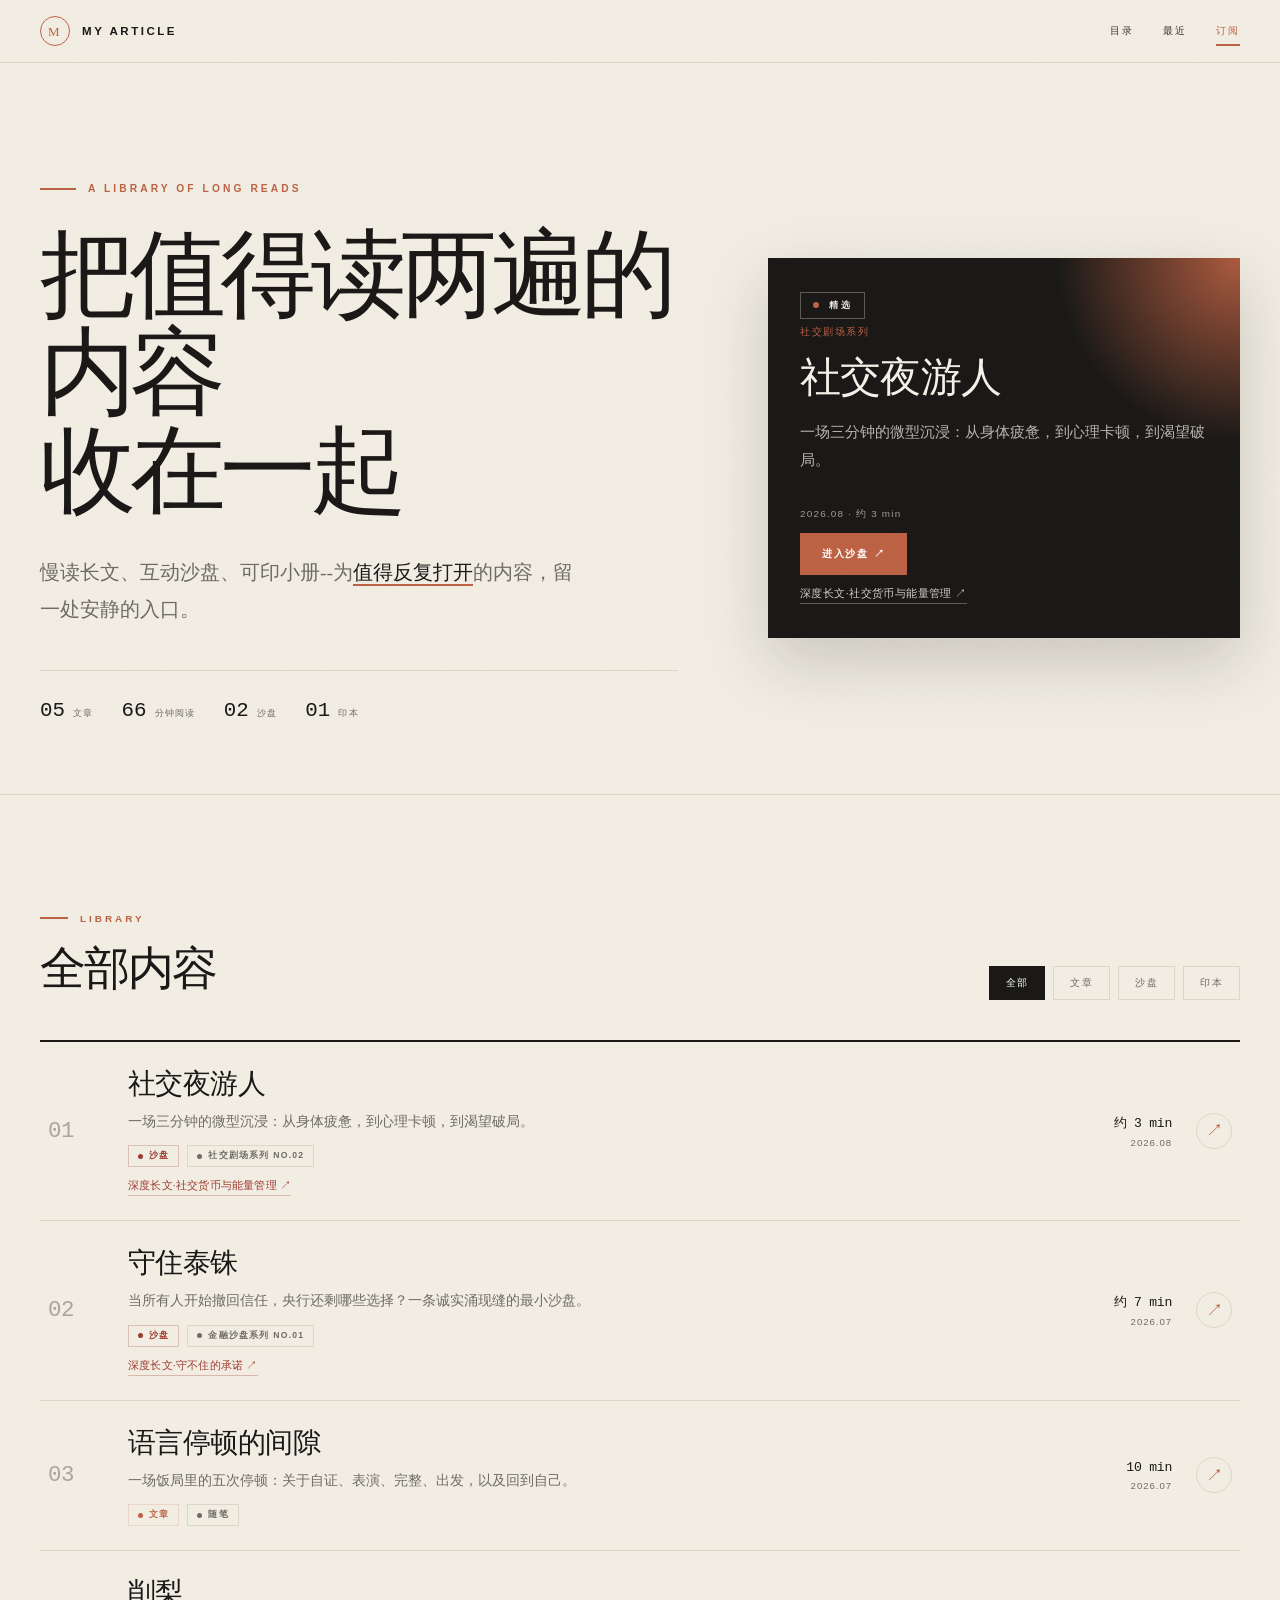
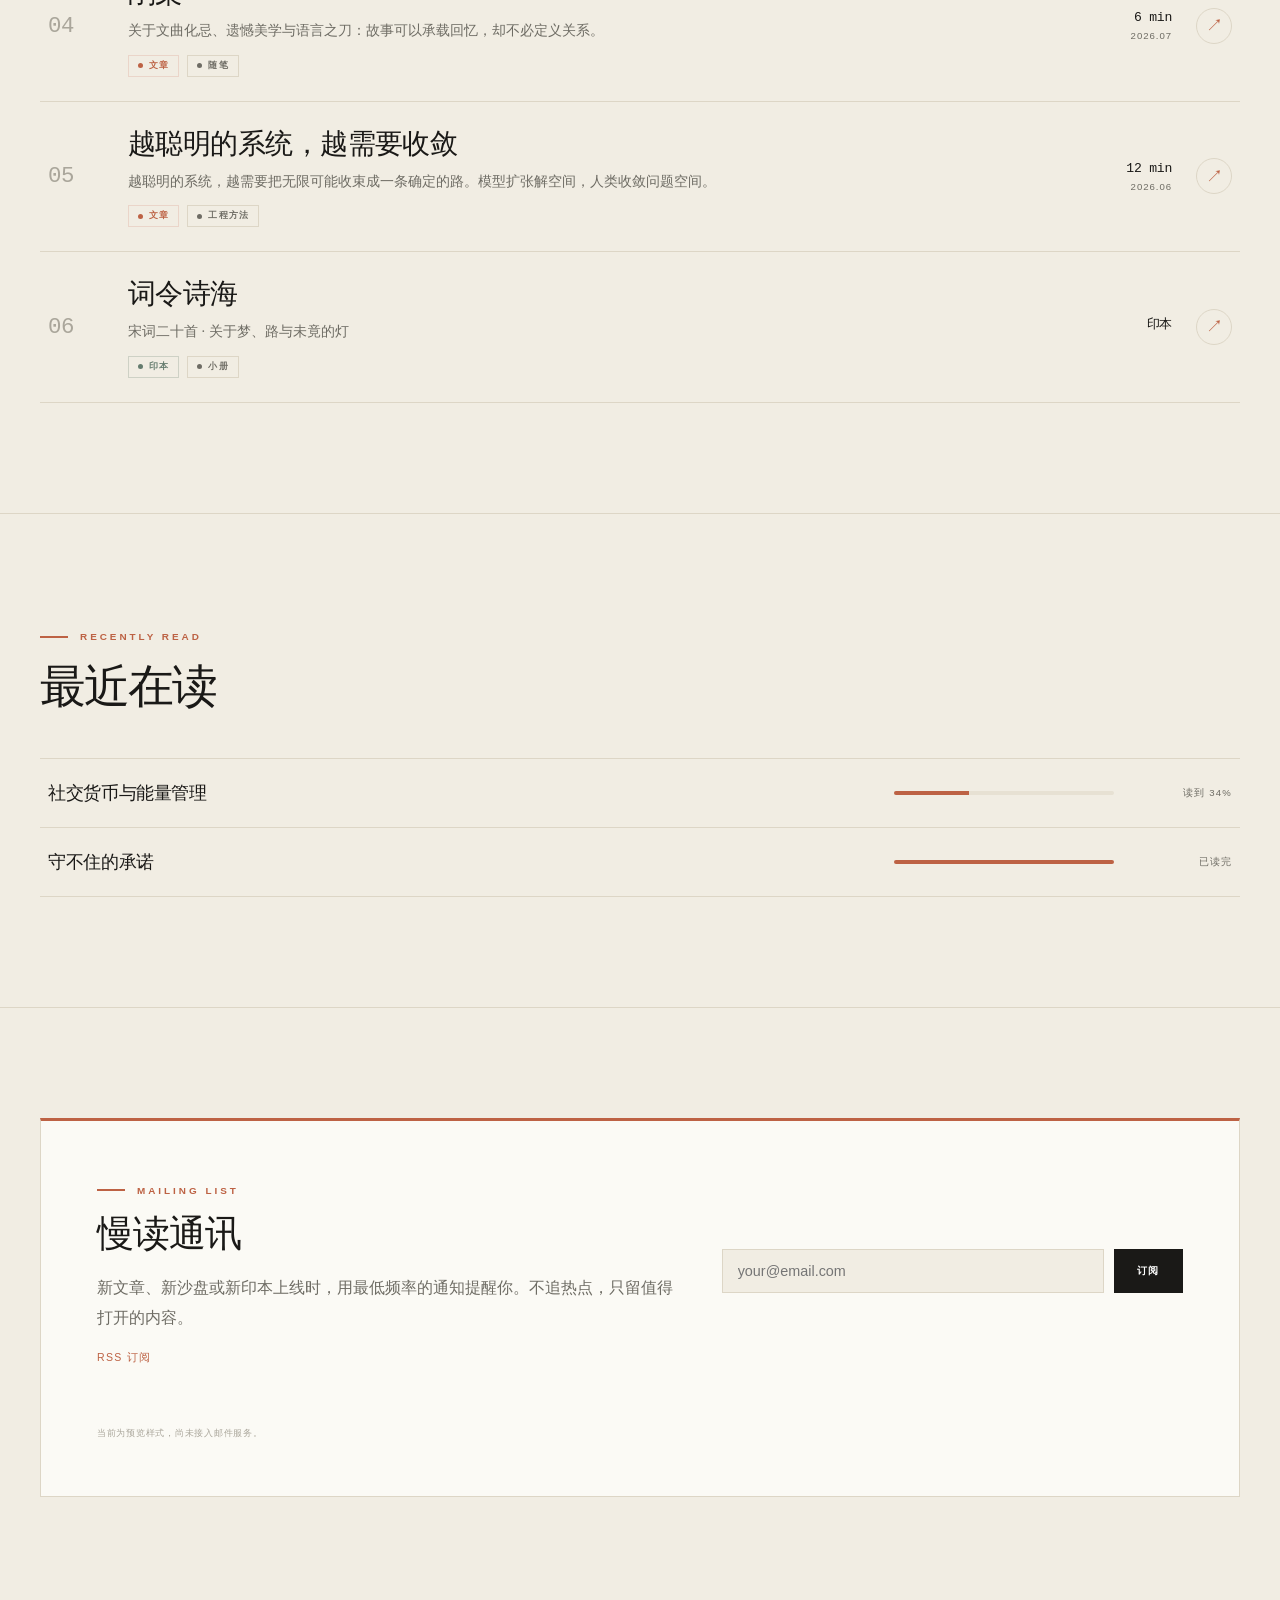
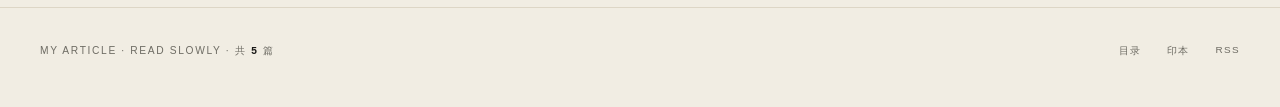
<file: article.html>
<!doctype html>
<html lang="zh-CN">
<head>
  <meta charset="utf-8">
  <meta name="viewport" content="width=device-width, initial-scale=1">
  <meta http-equiv="refresh" content="0; url=index.html">
  <title>文章库｜My Article</title>
</head>
<body>
  <p>正在跳转……</p>
  <script>location.replace('index.html');</script>
</body>
</html>
</file>
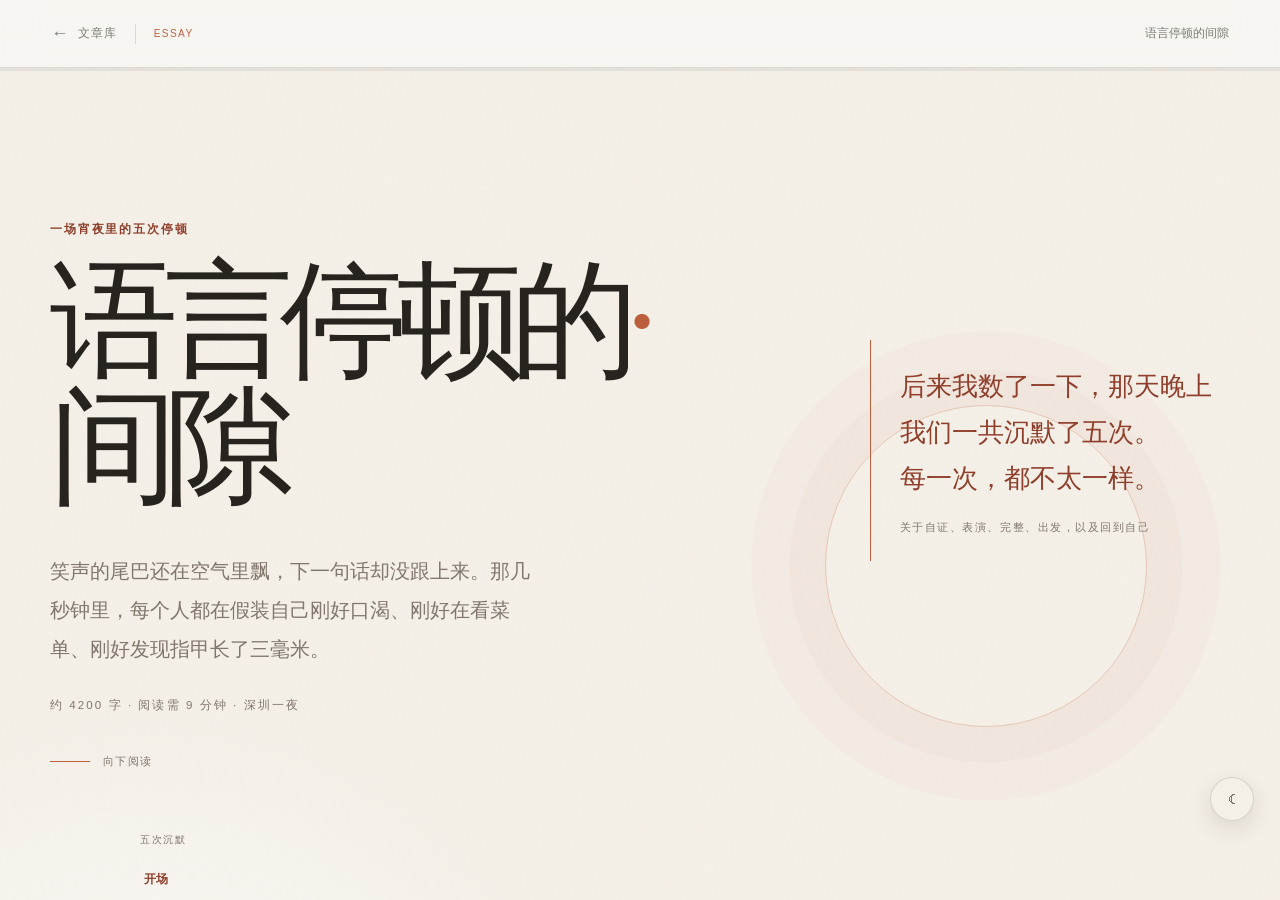
<file: reader.html>
<!doctype html>
<html lang="zh-CN">
<head>
  <meta charset="utf-8">
  <meta name="viewport" content="width=device-width, initial-scale=1">
  <meta name="theme-color" content="#eeece6">
  <title>阅读｜My Article</title>
  <style>
    :root { --bg: #eeece6; --paper: #f8f7f2; --ink: #292b28; --muted: #7a7d76; --line: #d9d9d1; --accent: #bd6244; --sans: -apple-system, BlinkMacSystemFont, "Helvetica Neue", "PingFang SC", "Hiragino Sans GB", "Microsoft YaHei", sans-serif; }
    * { box-sizing: border-box; }
    html, body { height: 100%; }
    body { margin: 0; color: var(--ink); background: var(--bg); font-family: var(--sans); }
    .reader-bar { height: 68px; padding: 0 clamp(18px, 4vw, 56px); display: flex; align-items: center; gap: 18px; border-bottom: 1px solid var(--line); background: rgba(248, 247, 242, .9); backdrop-filter: blur(18px); position: relative; z-index: 2; }
    .back { display: inline-flex; align-items: center; gap: 8px; color: var(--muted); text-decoration: none; font-size: .76rem; letter-spacing: .08em; }
    .back:hover { color: var(--accent); }
    .back strong { font-size: 1.1rem; font-weight: 400; }
    .divider { width: 1px; height: 20px; background: var(--line); }
    .eyebrow { color: var(--accent); font-size: .63rem; letter-spacing: .14em; }
    .title { min-width: 0; margin-left: auto; overflow: hidden; color: var(--muted); font-size: .76rem; text-overflow: ellipsis; white-space: nowrap; }
    .frame-wrap { height: calc(100% - 68px); background: var(--paper); }
    iframe { display: block; width: 100%; height: 100%; border: 0; background: var(--paper); }
    .error { display: none; max-width: 560px; margin: 15vh auto; padding: 36px; border: 1px solid var(--line); background: var(--paper); }
    .error.show { display: block; }
    .error h1 { margin: 0 0 12px; font: 500 2rem/1.3 Georgia, serif; }
    .error p { color: var(--muted); line-height: 1.8; }
    @media (max-width: 560px) { .reader-bar { height: 60px; gap: 11px; } .reader-bar .divider, .reader-bar .eyebrow { display: none; } .title { font-size: .7rem; } .frame-wrap { height: calc(100% - 60px); } }
  </style>
</head>
<body>
  <header class="reader-bar">
    <a class="back" href="index.html"><strong>←</strong><span>文章库</span></a>
    <span class="divider" aria-hidden="true"></span>
    <span class="eyebrow" id="category"></span>
    <span class="title" id="title">正在打开文章</span>
  </header>
  <main class="frame-wrap" id="frameWrap"><iframe id="articleFrame" title="文章阅读内容"></iframe></main>
  <section class="error" id="error"><h1>这篇文章暂时找不到</h1><p>请回到文章库，从目录中选择一篇文章继续阅读。</p><a class="back" href="index.html">← 返回文章库</a></section>
  <script>
    const articles = {
      convergence: { category: 'ENGINEERING', title: '越聪明的系统，越需要收敛', path: 'articles/convergence.html' },
      language: { category: 'ESSAY', title: '语言停顿的间隙', path: 'articles/language.html' },
      xiaoli: { category: 'ESSAY', title: '削梨', path: 'articles/xiaoli.html' },
      'unkeepable-promise': { category: 'ECONOMY', title: '守不住的承诺', path: 'articles/unkeepable-promise.html' },
      'social-currency': { category: 'SOCIAL', title: '社交货币与能量管理', path: 'articles/social-currency.html' }
    };
    const id = new URLSearchParams(location.search).get('id') || 'language';
    const article = articles[id];
    if (article) {
      document.title = `${article.title}｜My Article`;
      document.getElementById('category').textContent = article.category;
      document.getElementById('title').textContent = article.title;
      document.getElementById('articleFrame').src = article.path;
    } else {
      document.getElementById('frameWrap').style.display = 'none';
      document.getElementById('error').classList.add('show');
    }
  </script>
</body>
</html>
</file>
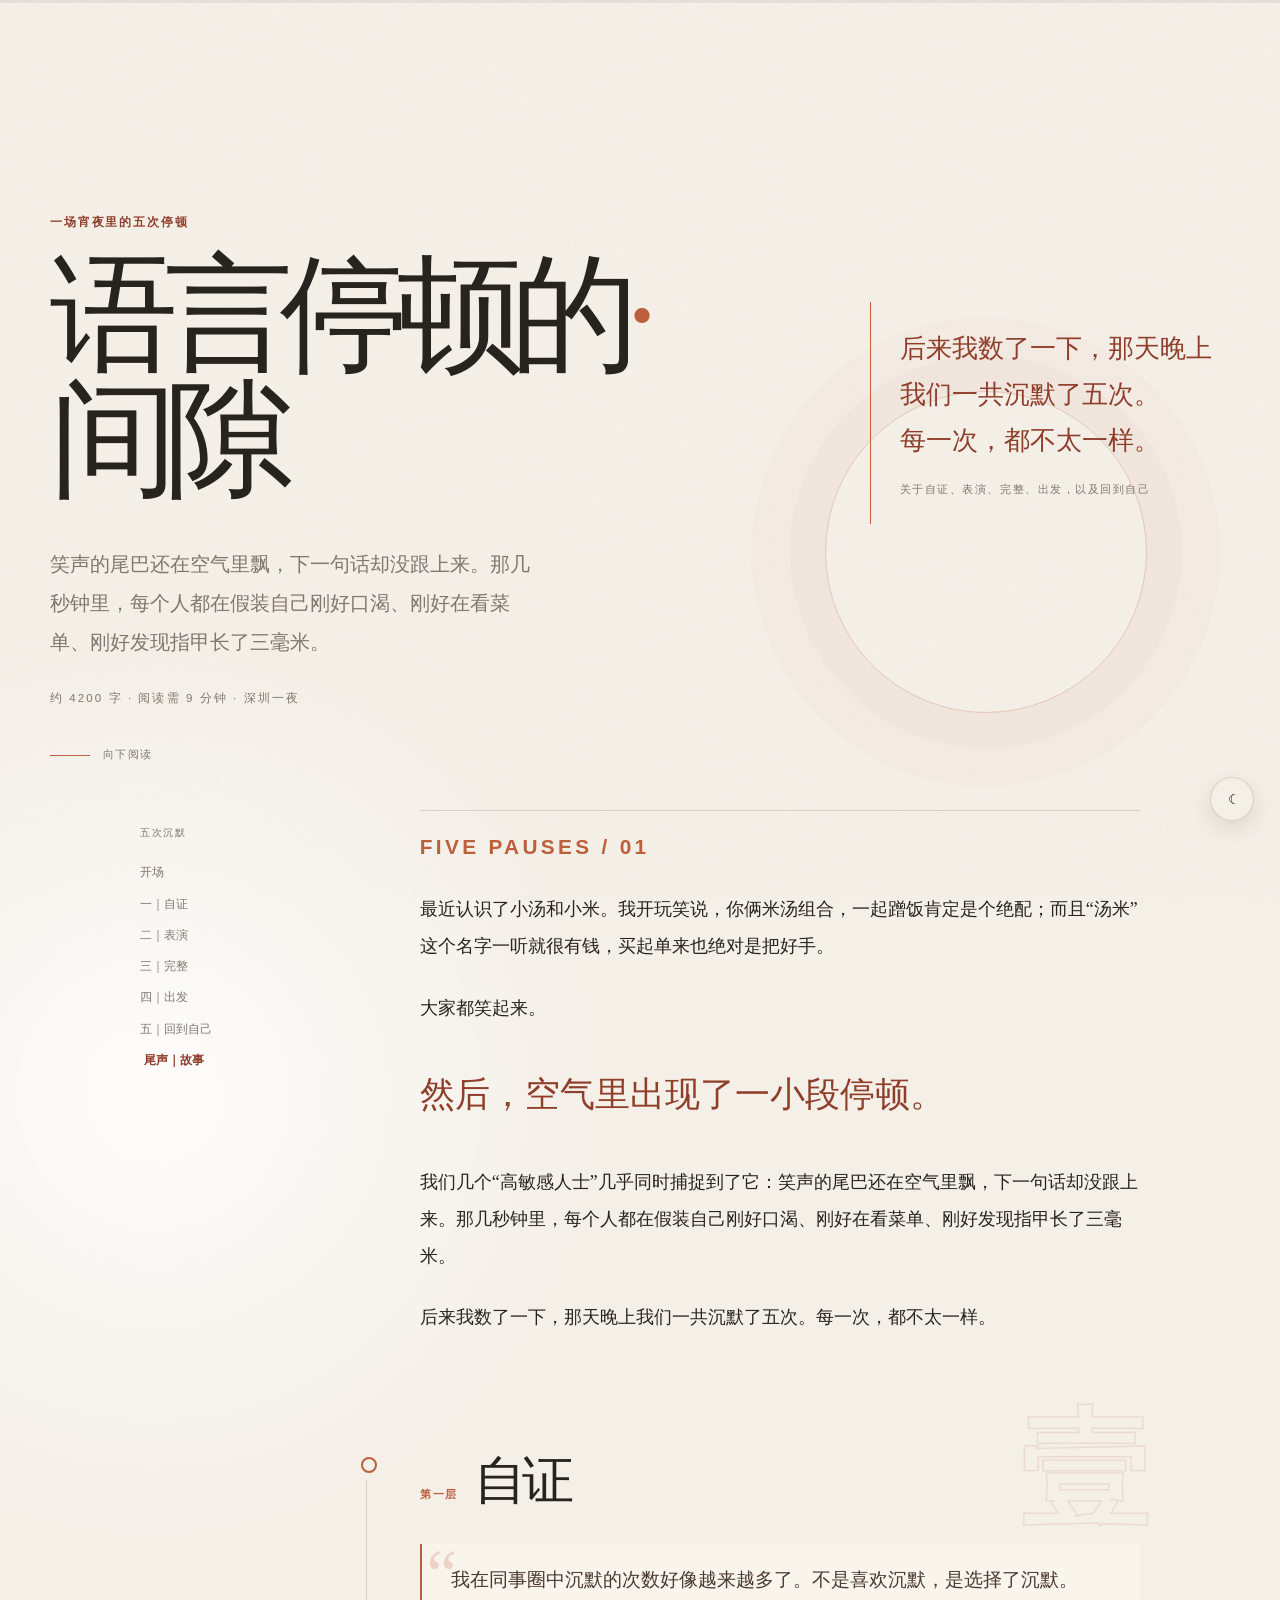
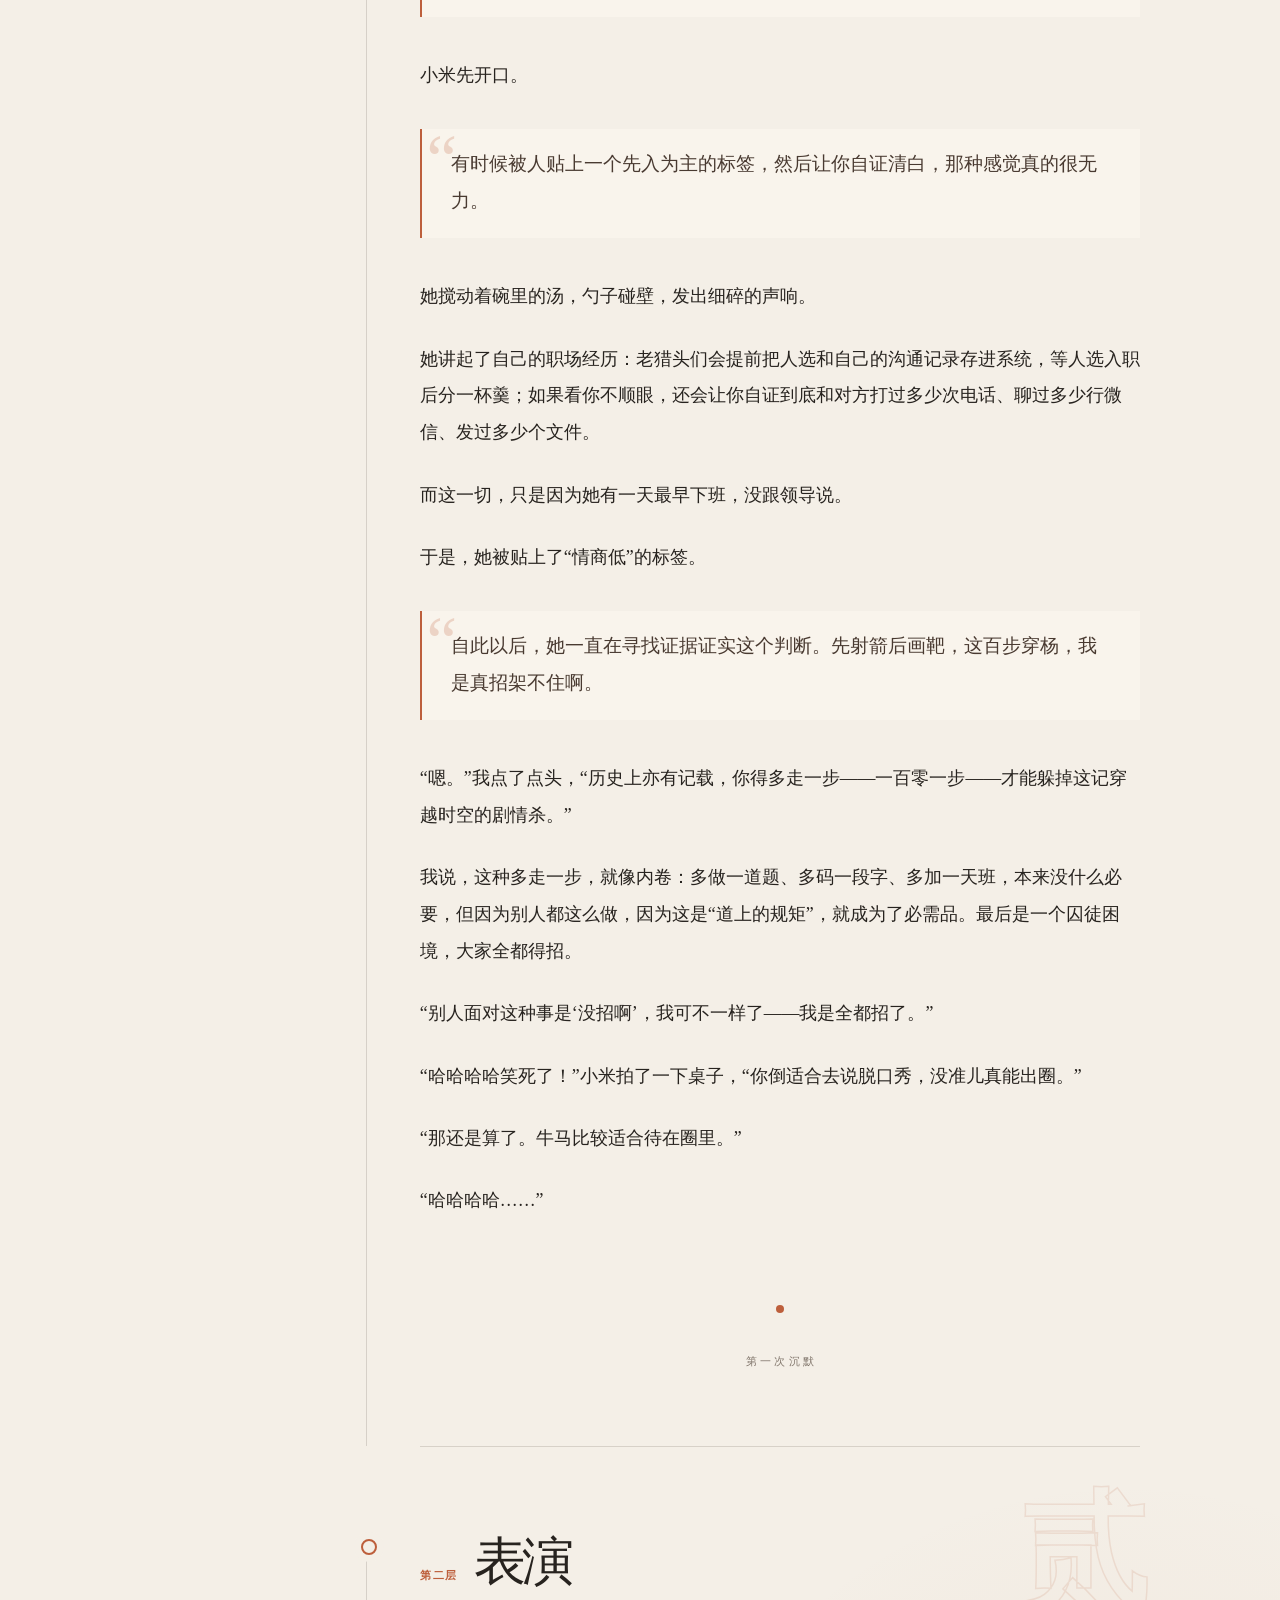
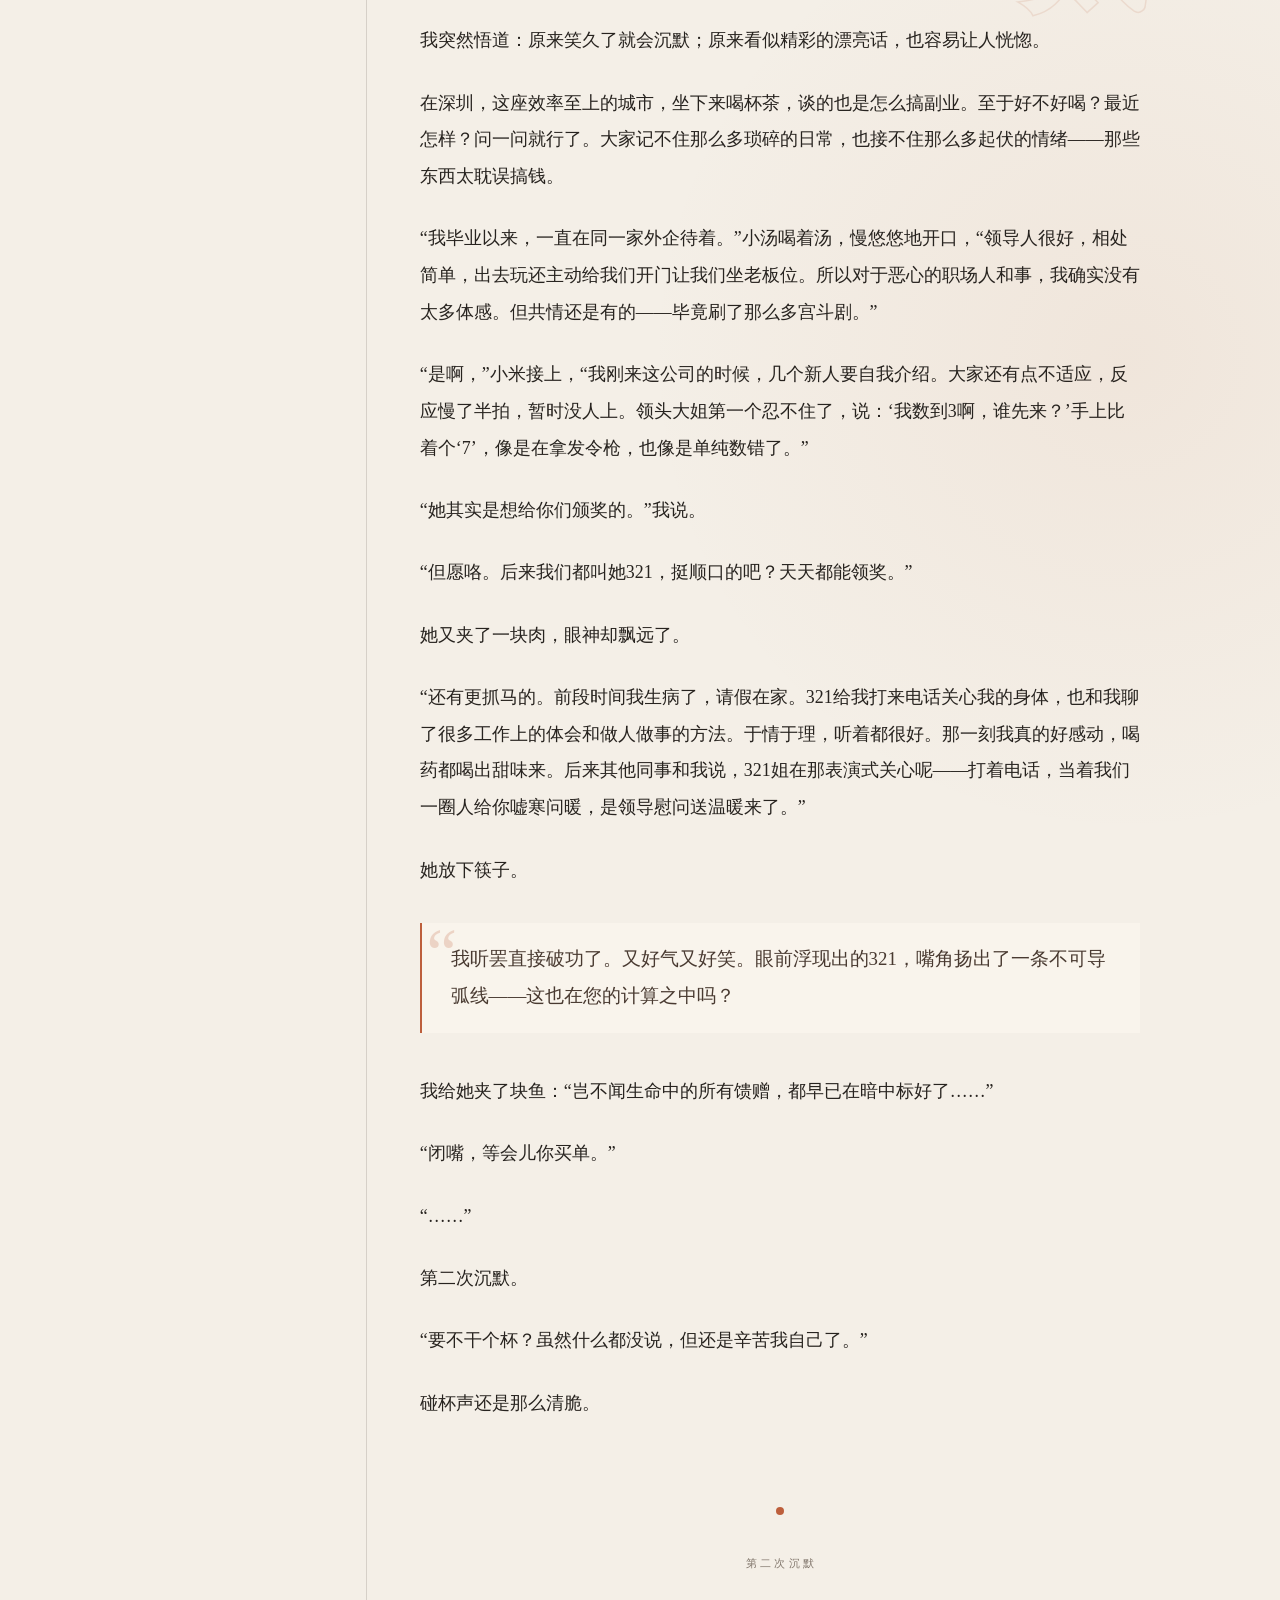
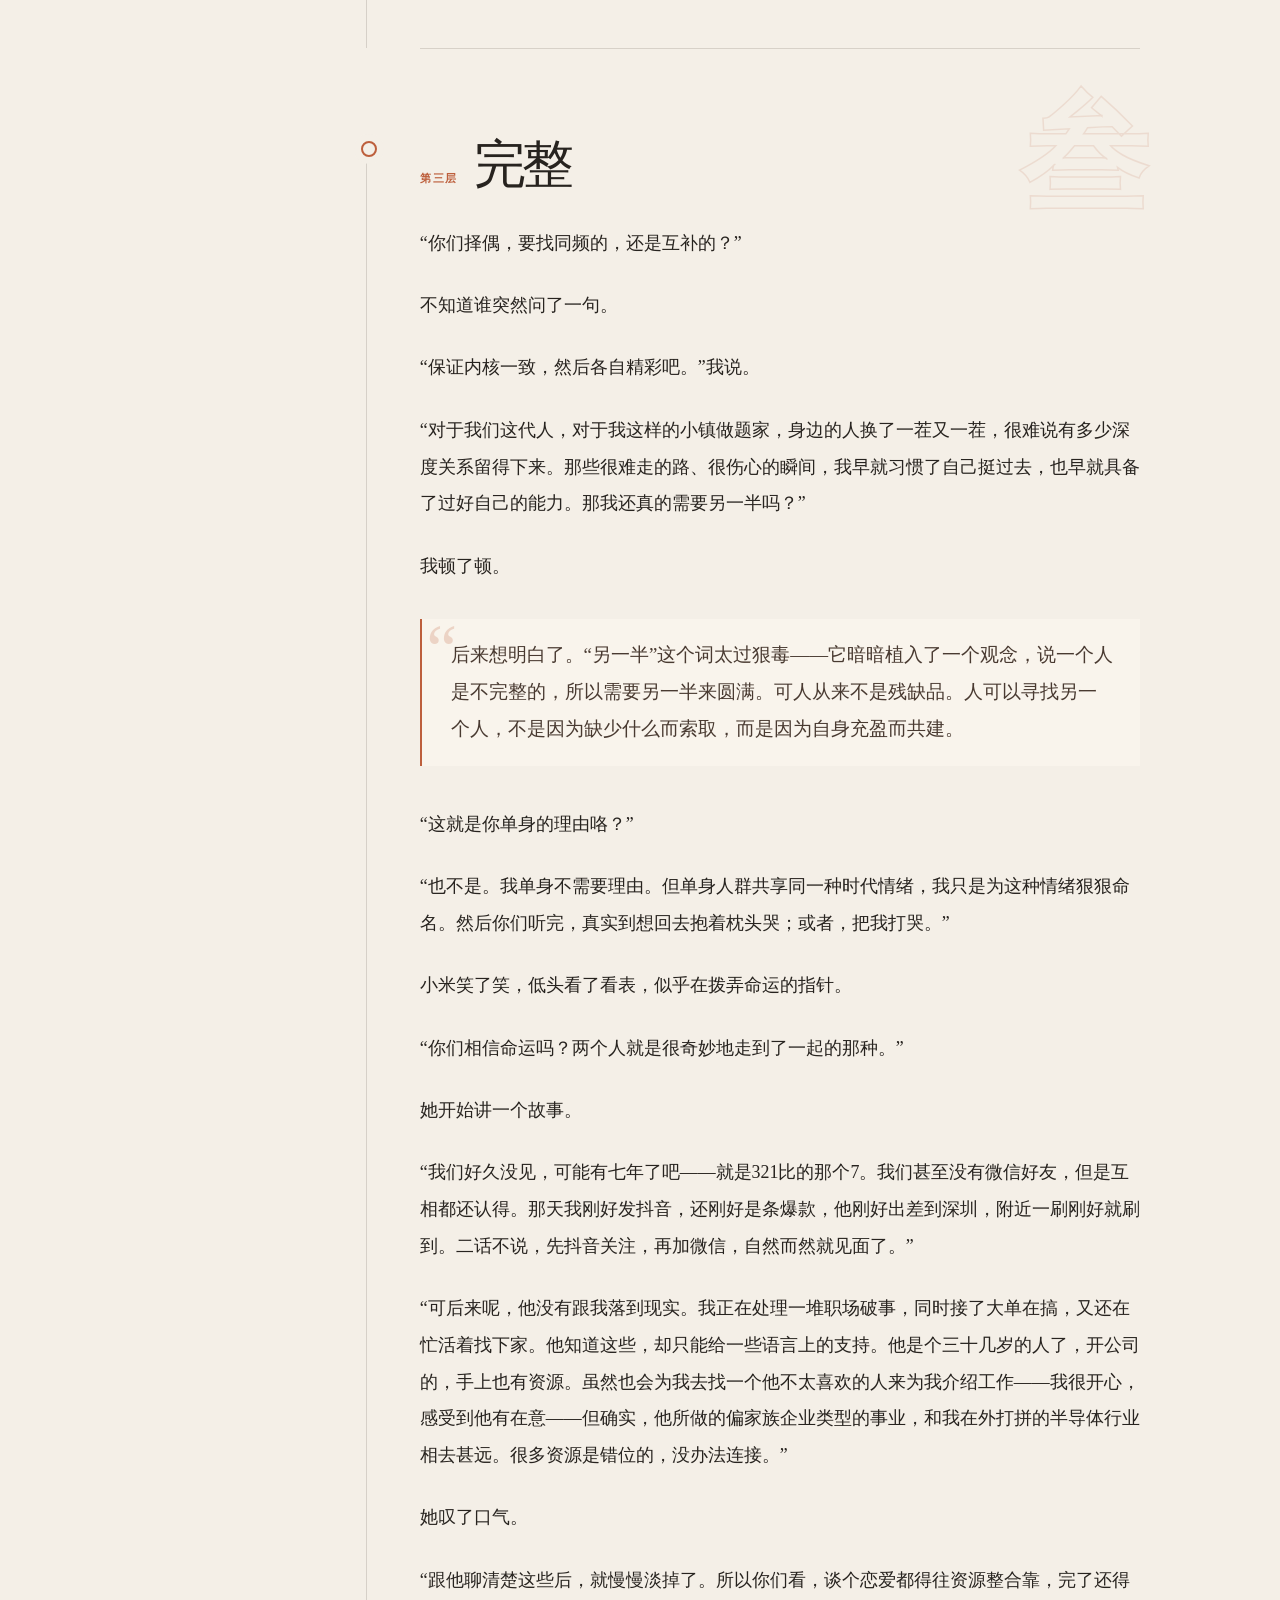
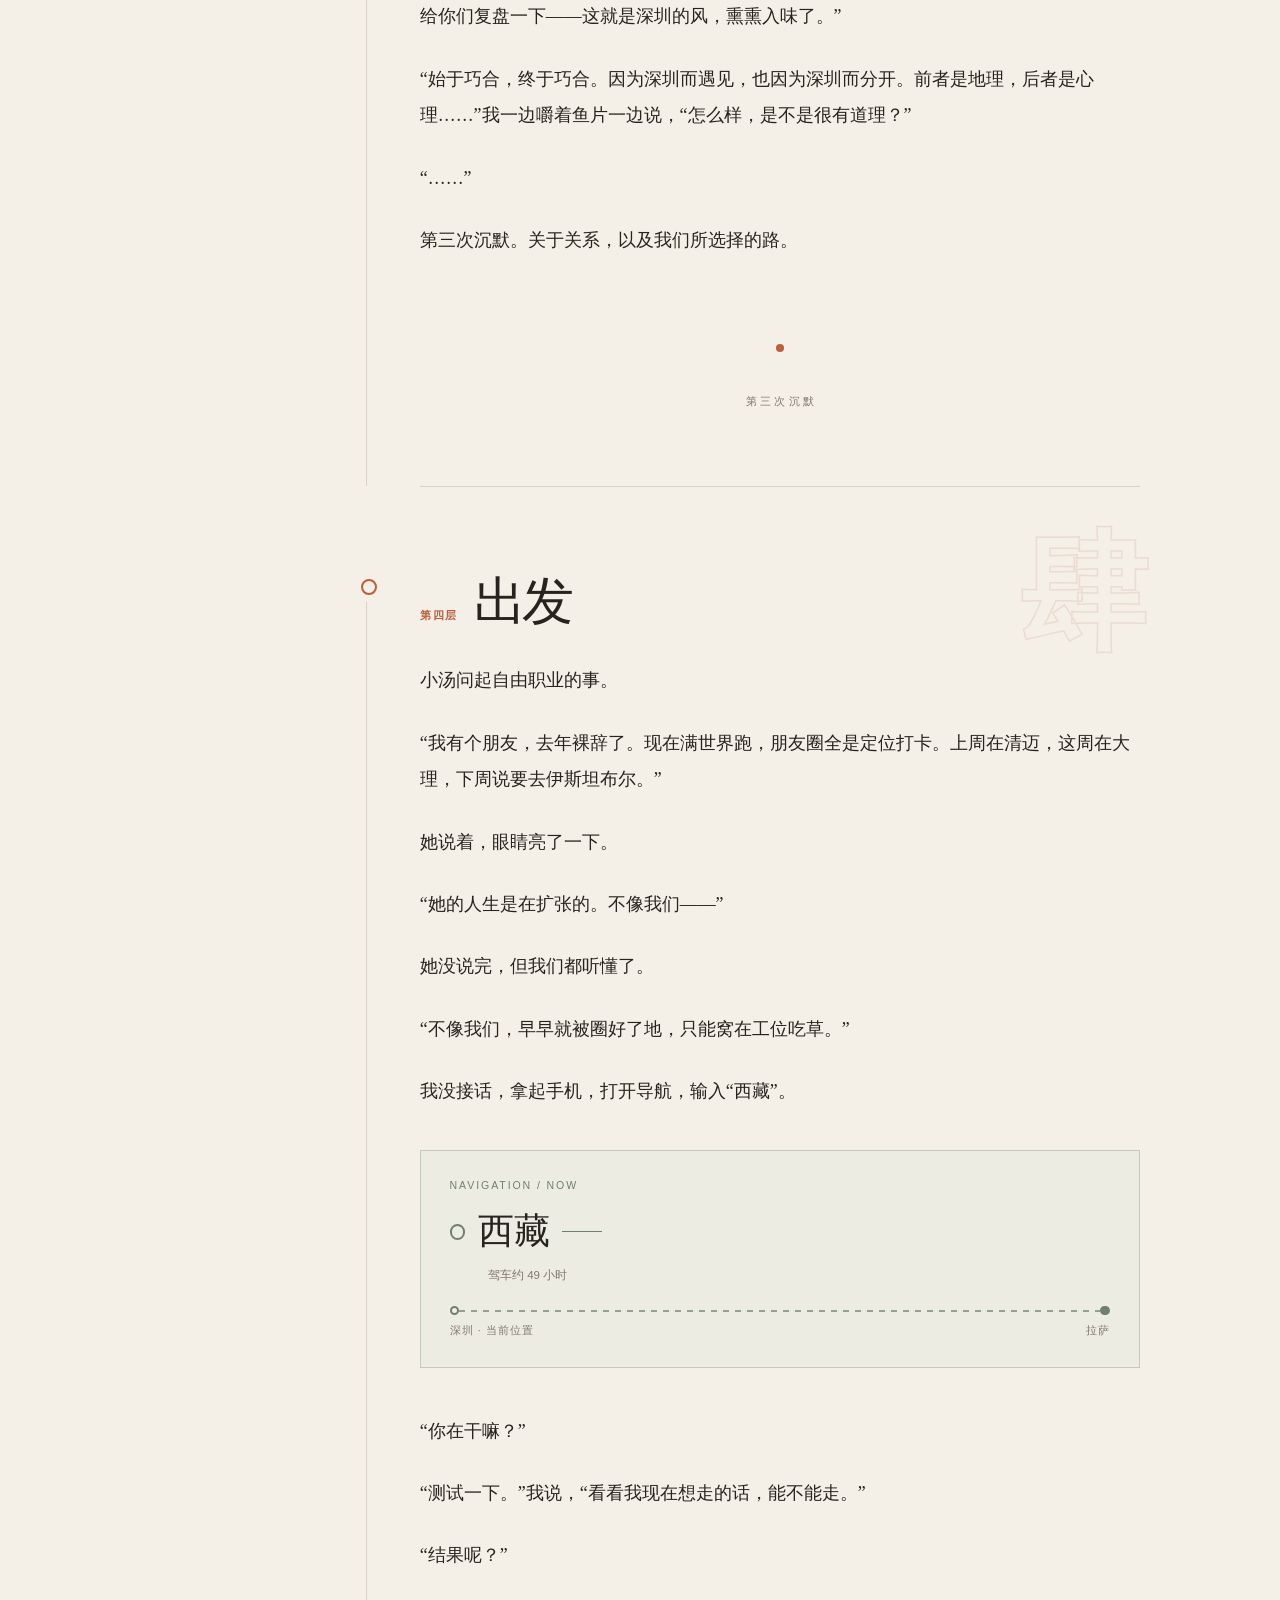
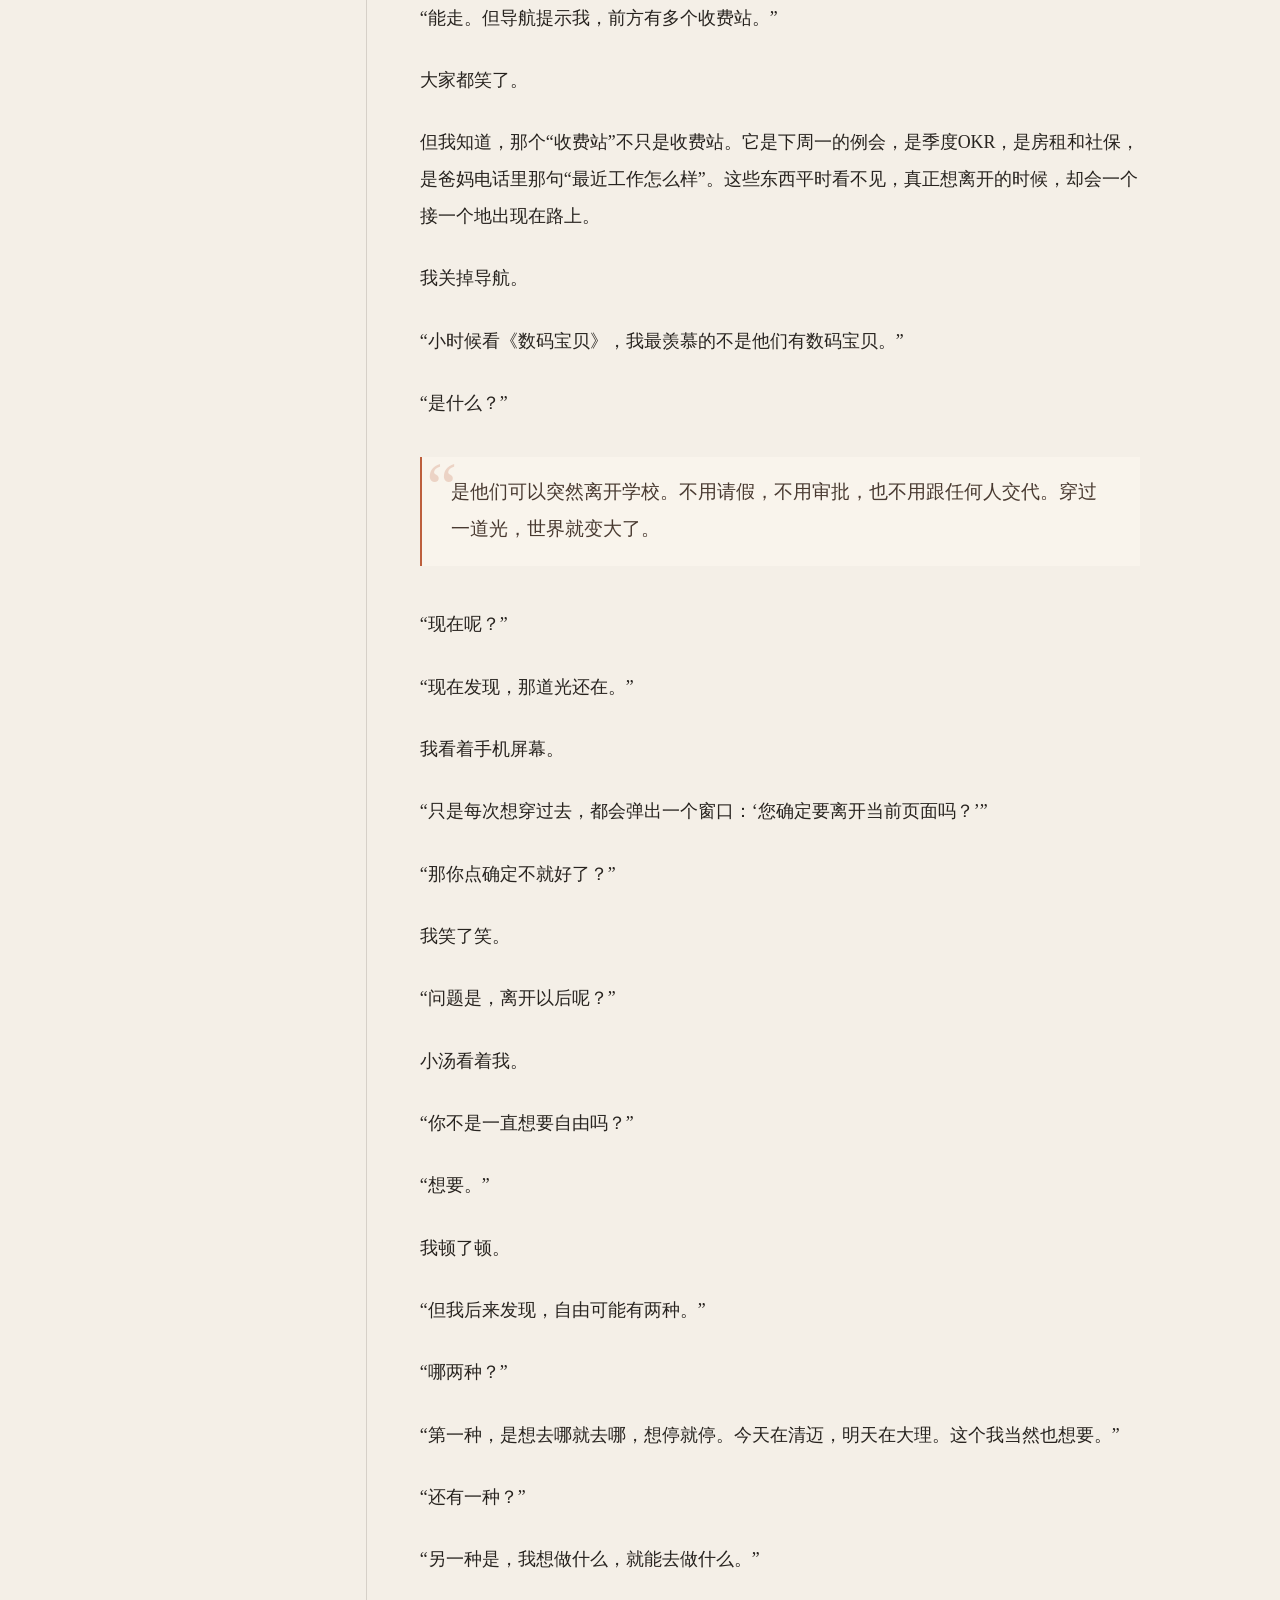
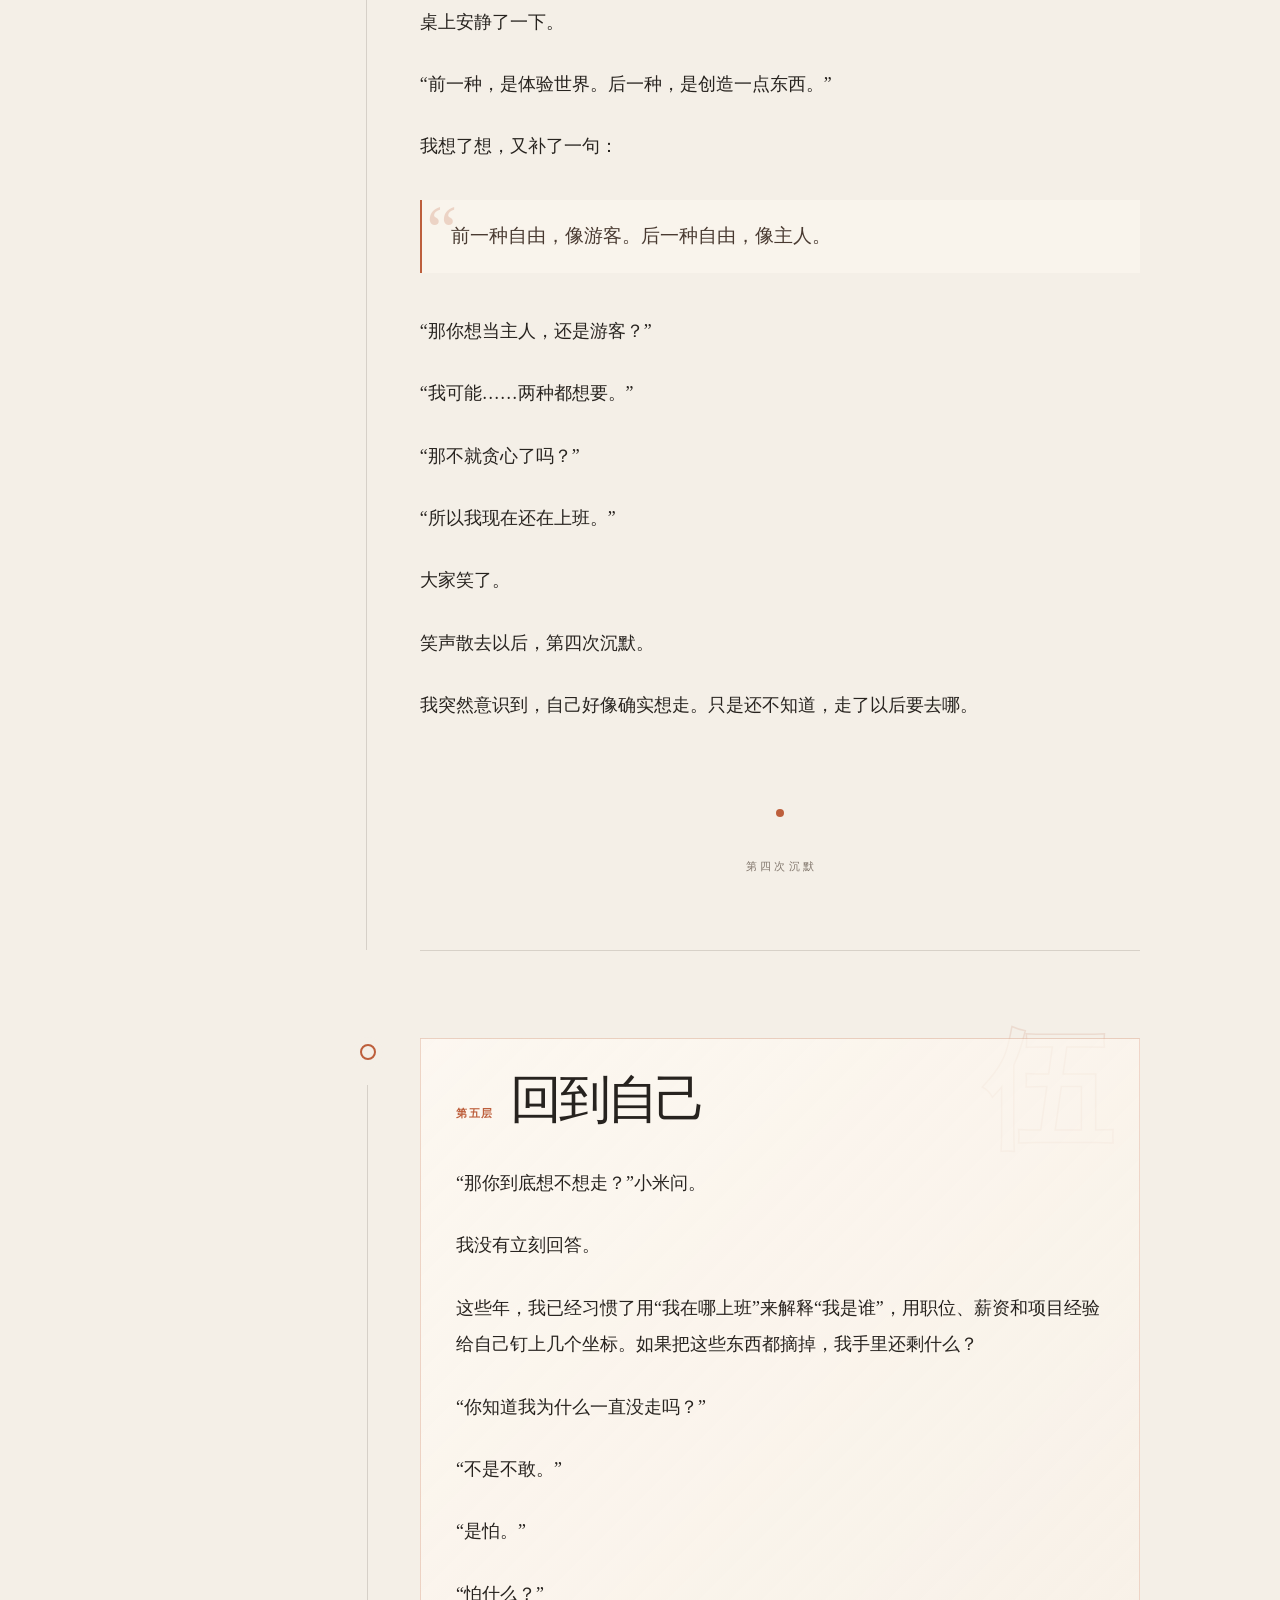
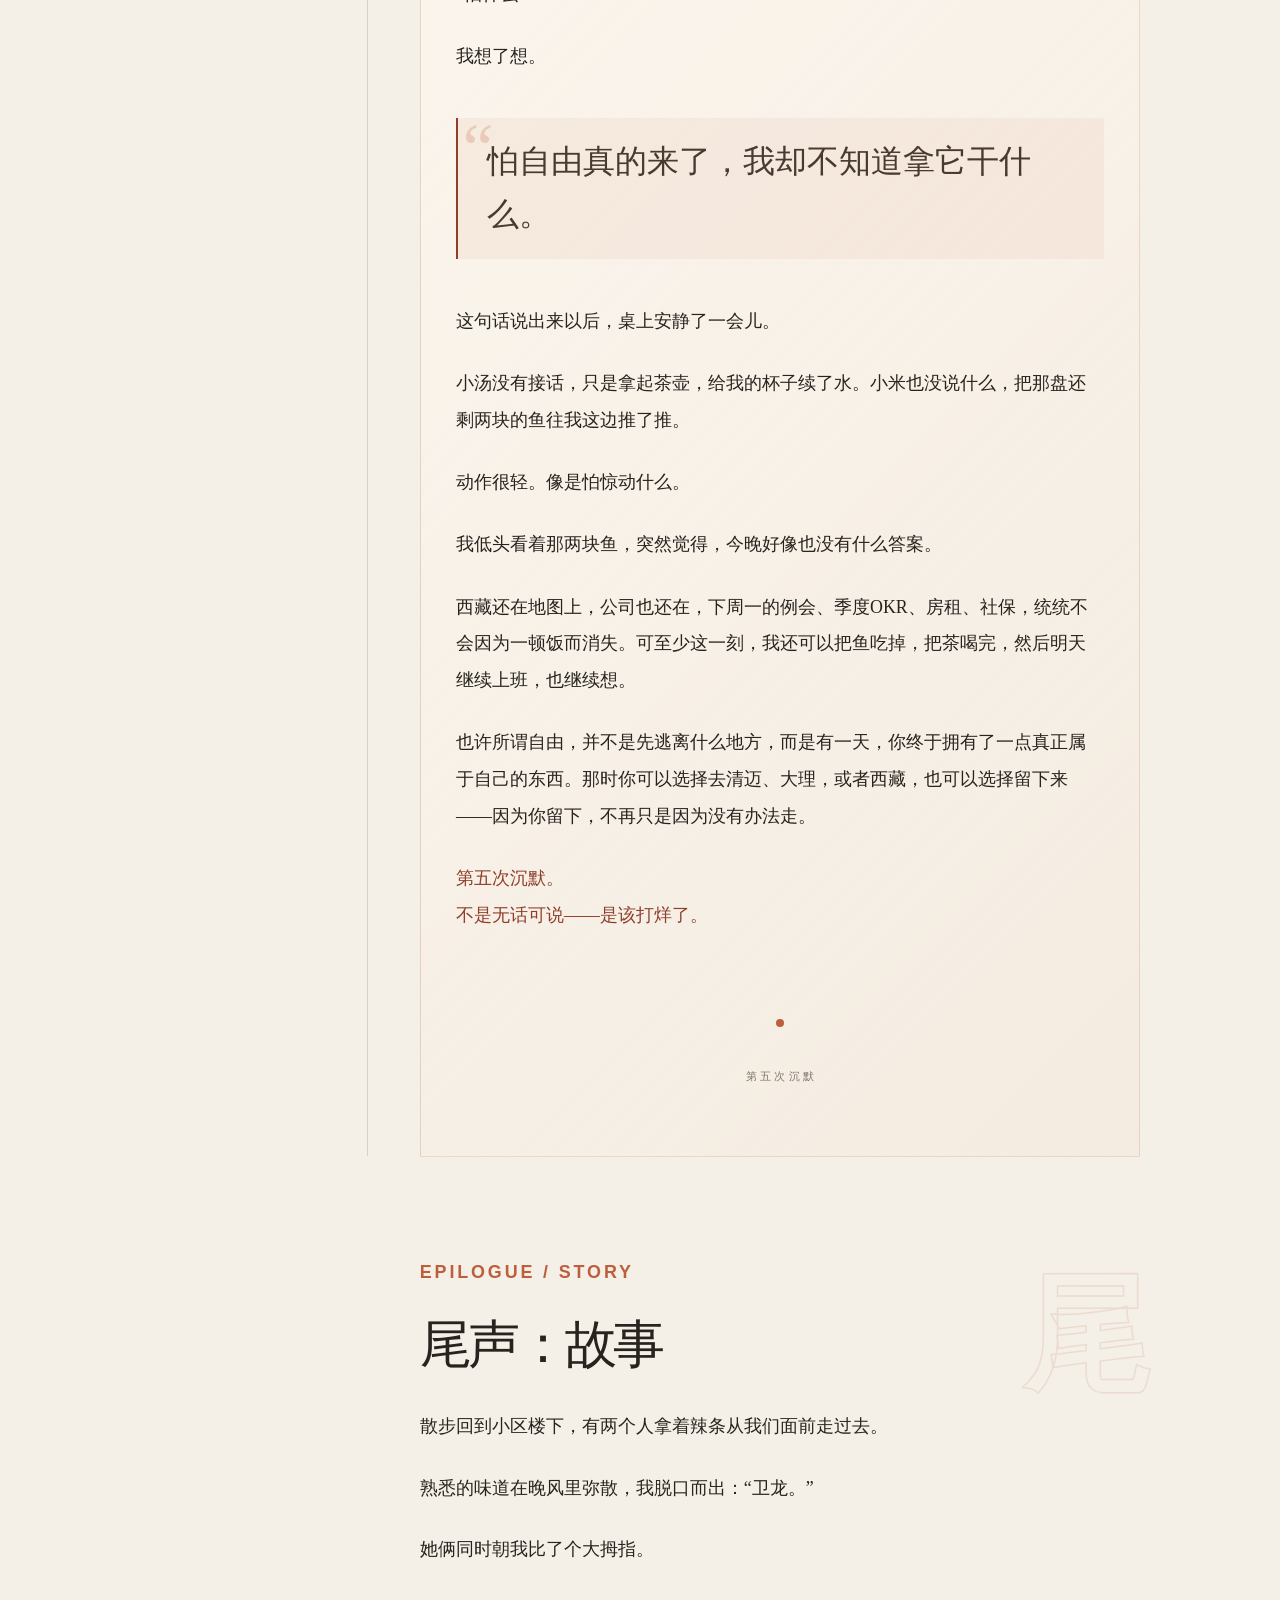
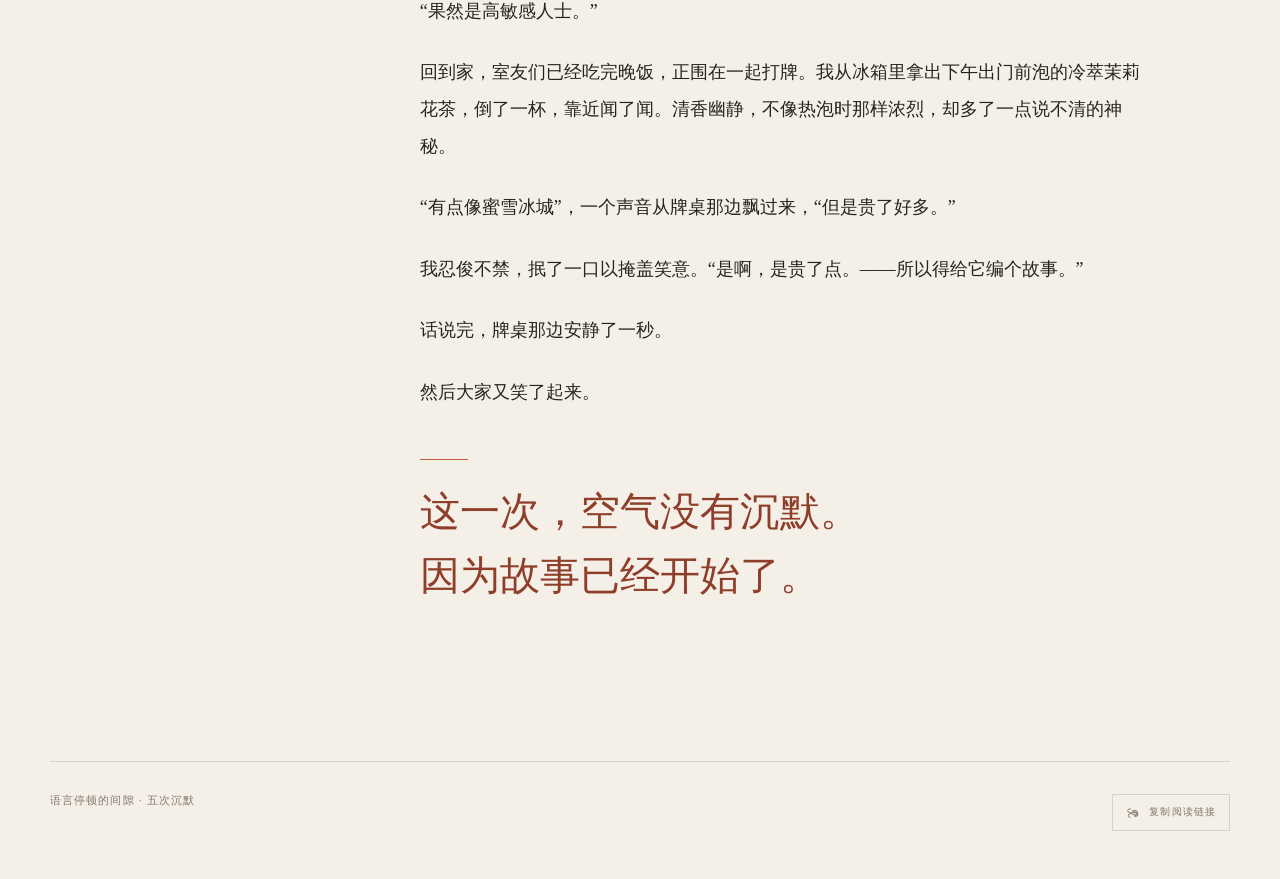
<file: articles/language.html>
<!doctype html>
<html lang="zh-CN">
<head>
  <meta charset="utf-8">
  <meta name="viewport" content="width=device-width, initial-scale=1">
  <meta name="theme-color" content="#f4efe7">
  <meta name="description" content="一场宵夜里的五次停顿：关于自证、表演、完整、出发，以及回到自己。">
  <title>语言停顿的间隙｜五次沉默</title>
  <script>
    // 首屏前应用已保存/系统偏好的主题，避免闪烁
    (function () {
      try {
        var t = localStorage.getItem('pause-theme');
        if (t === 'dark' || (!t && window.matchMedia('(prefers-color-scheme: dark)').matches)) {
          document.documentElement.setAttribute('data-theme', 'dark');
        }
      } catch (e) {}
    })();
  </script>
  <style>
    :root {
      --paper: #f4efe7;
      --paper-deep: #e9dfd2;
      --ink: #27231f;
      --muted: #82776d;
      --line: rgba(63, 51, 42, .16);
      --accent: #bd5f3c;
      --accent-deep: #8f3e2a;
      --sage: #6c8170;
      --white: #fffaf3;
      --shadow: 0 24px 80px rgba(64, 48, 34, .09);
      --serif: "Noto Serif CJK SC", "Source Han Serif SC", "Songti SC", "STSong", serif;
      --sans: -apple-system, BlinkMacSystemFont, "Helvetica Neue", "PingFang SC", "Hiragino Sans GB", "Microsoft YaHei", sans-serif;
    }

    html[data-theme="dark"] {
      --paper: #17130f;
      --paper-deep: #211c16;
      --ink: #e8e2d8;
      --muted: #9a917f;
      --line: rgba(232, 226, 216, .14);
      --accent: #d98a6b;
      --accent-deep: #e0a184;
      --sage: #8fa694;
      --white: #241f19;
      --shadow: 0 24px 80px rgba(0, 0, 0, .5);
    }

    * { box-sizing: border-box; }
    html { scroll-behavior: smooth; }
    body {
      margin: 0;
      color: var(--ink);
      background:
        radial-gradient(circle at 12% 8%, rgba(255, 255, 255, .85), transparent 28rem),
        radial-gradient(circle at 88% 26%, rgba(190, 117, 78, .08), transparent 30rem),
        var(--paper);
      font-family: var(--serif);
      -webkit-font-smoothing: antialiased;
      text-rendering: optimizeLegibility;
      transition: background .5s ease, color .5s ease;
    }

    body::before {
      content: "";
      position: fixed;
      inset: 0;
      pointer-events: none;
      opacity: .16;
      z-index: 10;
      background-image: url("data:image/svg+xml,%3Csvg viewBox='0 0 180 180' xmlns='http://www.w3.org/2000/svg'%3E%3Cfilter id='n'%3E%3CfeTurbulence type='fractalNoise' baseFrequency='.9' numOctaves='3' stitchTiles='stitch'/%3E%3C/filter%3E%3Crect width='100%25' height='100%25' filter='url(%23n)' opacity='.1'/%3E%3C/svg%3E");
      mix-blend-mode: multiply;
    }

    a { color: inherit; }
    button { font: inherit; }

    .progress {
      position: fixed;
      inset: 0 0 auto;
      height: 3px;
      z-index: 20;
      background: rgba(39, 35, 31, .07);
    }
    .progress span {
      display: block;
      width: 0;
      height: 100%;
      background: linear-gradient(90deg, var(--accent), #dd9b5c);
      transition: width .12s ease-out;
    }

    .page-shell { overflow: hidden; }
    .masthead {
      width: min(1180px, calc(100% - 48px));
      min-height: 90vh;
      margin: 0 auto;
      padding: 7.5rem 0 6.5rem;
      display: grid;
      grid-template-columns: minmax(0, 1fr) minmax(260px, 360px);
      gap: clamp(3rem, 9vw, 9rem);
      align-items: end;
      position: relative;
    }

    .masthead::after {
      content: "";
      position: absolute;
      right: 7%;
      bottom: 12%;
      width: 20rem;
      height: 20rem;
      border: 1px solid rgba(189, 95, 60, .28);
      border-radius: 50%;
      box-shadow: 0 0 0 2.2rem rgba(189, 95, 60, .035), 0 0 0 4.6rem rgba(189, 95, 60, .025);
      z-index: -1;
    }

    .eyebrow, .side-label, .section-kicker, .chapter-index, .meta, .utility {
      font-family: var(--sans);
      letter-spacing: .16em;
      text-transform: uppercase;
    }
    .eyebrow {
      margin: 0 0 1.4rem;
      color: var(--accent-deep);
      font-size: .72rem;
      font-weight: 700;
    }
    h1 {
      max-width: 8em;
      margin: 0;
      color: var(--ink);
      font-size: clamp(4.2rem, 10vw, 9.2rem);
      font-weight: 500;
      letter-spacing: -.1em;
      line-height: .98;
    }
    .title-dot { color: var(--accent); }
    .dek {
      max-width: 30rem;
      margin: 2.6rem 0 0;
      color: var(--muted);
      font-size: clamp(1rem, 1.6vw, 1.22rem);
      line-height: 2;
    }
    .hero-note {
      align-self: center;
      padding: 1.5rem 0 1.5rem 1.8rem;
      border-left: 1px solid var(--accent);
      font-size: clamp(1.2rem, 2vw, 1.7rem);
      line-height: 1.8;
      color: var(--accent-deep);
    }
    .hero-note small {
      display: block;
      margin-top: 1rem;
      color: var(--muted);
      font-family: var(--sans);
      font-size: .68rem;
      letter-spacing: .14em;
    }
    .scroll-cue {
      position: absolute;
      bottom: 3rem;
      left: 0;
      display: flex;
      align-items: center;
      gap: .8rem;
      color: var(--muted);
      font-family: var(--sans);
      font-size: .68rem;
      letter-spacing: .14em;
    }
    .scroll-cue i {
      display: block;
      width: 2.5rem;
      height: 1px;
      background: var(--accent);
    }

    .reader {
      width: min(1180px, calc(100% - 48px));
      margin: 0 auto;
      display: grid;
      grid-template-columns: 190px minmax(0, 720px);
      justify-content: center;
      gap: clamp(3rem, 7vw, 7.5rem);
      padding-bottom: 7rem;
    }
    .toc {
      position: sticky;
      top: 5rem;
      align-self: start;
      padding-top: 1rem;
    }
    .side-label {
      margin: 0 0 1.1rem;
      color: var(--muted);
      font-size: .62rem;
    }
    .toc a {
      display: block;
      padding: .42rem 0;
      color: var(--muted);
      font-family: var(--sans);
      font-size: .77rem;
      line-height: 1.45;
      text-decoration: none;
      transition: color .2s ease, transform .2s ease;
    }
    .toc a:hover, .toc a.active { color: var(--accent-deep); transform: translateX(4px); }
    .toc a.active { font-weight: 700; }
    .toc .toc-rule { width: 2rem; height: 1px; margin: 1.4rem 0; background: var(--line); }

    article { min-width: 0; }
    .opening {
      padding: 1rem 0 5.7rem;
      border-top: 1px solid var(--line);
    }
    .section-kicker {
      margin: 0 0 1.5rem;
      color: var(--accent);
      font-size: .65rem;
      font-weight: 700;
    }
    .opening p, .chapter p, .ending p {
      margin: 0 0 1.55rem;
      font-size: 1.12rem;
      line-height: 2.05;
    }
    .opening p:first-of-type { font-size: 1.3rem; line-height: 1.9; }
    .opening .pause-line {
      margin: 2.6rem 0;
      color: var(--accent-deep);
      font-size: clamp(1.5rem, 3vw, 2.2rem);
      line-height: 1.55;
    }

    .chapter {
      position: relative;
      margin: 0 0 5.4rem;
      padding: 0 0 4.8rem;
      border-bottom: 1px solid var(--line);
    }
    .chapter::before {
      content: "";
      position: absolute;
      top: .35rem;
      left: -3.7rem;
      width: .75rem;
      height: .75rem;
      border: 2px solid var(--accent);
      border-radius: 50%;
      background: var(--paper);
      box-shadow: 0 0 0 7px var(--paper);
    }
    .chapter::after {
      content: "";
      position: absolute;
      top: 1.1rem;
      bottom: 0;
      left: -3.35rem;
      width: 1px;
      background: var(--line);
      z-index: -1;
    }
    .chapter:last-of-type::after { display: none; }
    .chapter-header {
      display: flex;
      align-items: baseline;
      gap: 1rem;
      margin-bottom: 2rem;
    }
    .chapter-index {
      color: var(--accent);
      font-size: .68rem;
      font-weight: 700;
      white-space: nowrap;
    }
    h2 {
      margin: 0;
      font-size: clamp(2rem, 4.3vw, 3.25rem);
      font-weight: 500;
      letter-spacing: -.07em;
      line-height: 1.1;
    }
    .chapter p + p { margin-top: 1.6rem; }
    .chapter blockquote {
      position: relative;
      margin: 2.2rem 0 2.5rem;
      padding: 1.1rem 1.6rem 1.15rem 1.8rem;
      border-left: 2px solid var(--accent);
      color: #493a31;
      background: rgba(255, 250, 243, .42);
      font-size: 1.18rem;
      line-height: 1.95;
    }
    .chapter blockquote::before {
      content: "“";
      position: absolute;
      top: -.2rem;
      left: .3rem;
      color: rgba(189, 95, 60, .22);
      font-family: Georgia, serif;
      font-size: 4.3rem;
      line-height: 1;
    }
    .dialogue { color: #493a31; }
    .dialogue em { color: var(--accent-deep); font-style: normal; }
    .aside-line {
      margin: 2.7rem 0;
      color: var(--sage);
      font-family: var(--sans);
      font-size: .82rem;
      letter-spacing: .06em;
      line-height: 1.9;
    }
    .pause {
      margin: 3.6rem 0 0;
      text-align: center;
    }
    .ripple-box {
      position: relative;
      width: 4rem;
      height: 4rem;
      margin: 0 auto .9rem;
    }
    .ripple-box .ripple {
      position: absolute;
      inset: 0;
      border: 1px solid var(--accent);
      border-radius: 50%;
      opacity: 0;
      animation: ripple 3s ease-out infinite;
    }
    .ripple-box .ripple:nth-child(2) { animation-delay: 1s; }
    .ripple-box .ripple:nth-child(3) { animation-delay: 2s; }
    @keyframes ripple {
      0% { transform: scale(.25); opacity: .6; }
      100% { transform: scale(1.1); opacity: 0; }
    }
    .ripple-box .core {
      position: absolute;
      top: 50%;
      left: 50%;
      width: .5rem;
      height: .5rem;
      border-radius: 50%;
      background: var(--accent);
      transform: translate(-50%, -50%);
    }
    .pause-label {
      color: var(--muted);
      font-family: var(--sans);
      font-size: .68rem;
      letter-spacing: .3em;
      text-indent: .3em;
    }

    .chapter-four .route-card {
      margin: 2.5rem 0 2.8rem;
      padding: 1.8rem;
      border: 1px solid rgba(108, 129, 112, .32);
      background: rgba(218, 227, 215, .28);
    }
    .route-card .route-label {
      margin-bottom: 1rem;
      color: var(--sage);
      font-family: var(--sans);
      font-size: .66rem;
      letter-spacing: .18em;
    }
    .route-card .route-title {
      display: flex;
      align-items: center;
      gap: .8rem;
      color: var(--ink);
      font-size: clamp(1.5rem, 3vw, 2.25rem);
    }
    .route-card .route-title::before {
      content: "";
      display: inline-block;
      width: .7rem;
      height: .7rem;
      border: 2px solid var(--sage);
      border-radius: 50%;
    }
    .route-card .route-title::after {
      content: "";
      width: 2.5rem;
      height: 1px;
      background: var(--sage);
    }
    .route-card .route-time {
      margin: .75rem 0 0 2.4rem;
      color: var(--muted);
      font-family: var(--sans);
      font-size: .72rem;
    }

    .chapter-five {
      padding: 2rem 2.2rem 4.5rem;
      border: 1px solid rgba(189, 95, 60, .22);
      background: linear-gradient(135deg, rgba(255, 250, 243, .78), rgba(244, 232, 218, .48));
    }
    .chapter-five::before { left: -3.8rem; }
    .chapter-five::after { top: 2.9rem; }
    .chapter-five .chapter-header { margin-bottom: 2.3rem; }
    .chapter-five blockquote {
      margin: 2.7rem 0;
      background: rgba(189, 95, 60, .07);
      border-left-color: var(--accent-deep);
      font-size: clamp(1.45rem, 3vw, 2rem);
      line-height: 1.65;
    }
    .final-pause {
      margin-top: 3.5rem;
      color: var(--accent-deep);
      font-size: 1.2rem;
      line-height: 2;
    }

    .ending {
      padding: .7rem 0 1rem;
    }
    .ending h2 { margin-bottom: 2.2rem; }
    .ending .last-line {
      margin-top: 3rem;
      color: var(--accent-deep);
      font-size: clamp(1.7rem, 3.5vw, 2.5rem);
      line-height: 1.6;
    }
    .ending .last-line::before {
      content: "";
      display: block;
      width: 3rem;
      height: 1px;
      margin-bottom: 1.3rem;
      background: var(--accent);
    }

    footer {
      width: min(1180px, calc(100% - 48px));
      margin: 0 auto;
      padding: 2rem 0 3rem;
      display: flex;
      justify-content: space-between;
      gap: 1.5rem;
      color: var(--muted);
      font-family: var(--sans);
      font-size: .68rem;
      letter-spacing: .1em;
      border-top: 1px solid var(--line);
    }
    .utility {
      display: inline-flex;
      align-items: center;
      gap: .55rem;
      padding: .65rem .8rem;
      border: 1px solid var(--line);
      color: var(--muted);
      background: transparent;
      font-size: .6rem;
      letter-spacing: .12em;
      cursor: pointer;
      transition: background .2s ease, color .2s ease, border-color .2s ease;
    }
    .utility:hover { color: var(--accent-deep); border-color: var(--accent); background: rgba(255, 250, 243, .6); }
    .utility svg { width: .9rem; height: .9rem; }

    .meta-line {
      margin: 1.8rem 0 0;
      color: var(--muted);
      font-family: var(--sans);
      font-size: .72rem;
      letter-spacing: .18em;
    }

    .chapter-header { position: relative; }
    .chapter-bg {
      position: absolute;
      right: -.5rem;
      top: 50%;
      transform: translateY(-56%);
      color: transparent;
      -webkit-text-stroke: 1.5px var(--accent);
      font-size: clamp(4.5rem, 10vw, 8rem);
      font-weight: 700;
      line-height: 1;
      opacity: .13;
      pointer-events: none;
      user-select: none;
      z-index: -1;
    }
    .ending h2 { position: relative; }

    .route-card .route-line {
      margin-top: 1.4rem;
      display: flex;
      align-items: center;
    }
    .route-card .route-line .pt {
      width: .6rem;
      height: .6rem;
      border: 2px solid var(--sage);
      border-radius: 50%;
      background: var(--paper);
      flex-shrink: 0;
    }
    .route-card .route-line .pt.end { background: var(--sage); }
    .route-card .route-line .ln {
      flex: 1;
      height: 2px;
      background: repeating-linear-gradient(90deg, var(--sage) 0 6px, transparent 6px 12px);
      background-size: 24px 2px;
      opacity: .7;
      animation: routeMove 1.6s linear infinite;
    }
    @keyframes routeMove {
      from { background-position: 0 0; }
      to { background-position: 24px 0; }
    }
    .route-card .route-ends {
      display: flex;
      justify-content: space-between;
      margin-top: .55rem;
      color: var(--muted);
      font-family: var(--sans);
      font-size: .66rem;
      letter-spacing: .1em;
    }

    .fab {
      position: fixed;
      right: 1.6rem;
      bottom: 1.6rem;
      display: flex;
      flex-direction: column;
      gap: .6rem;
      z-index: 30;
    }
    .fab button {
      width: 2.75rem;
      height: 2.75rem;
      display: flex;
      align-items: center;
      justify-content: center;
      border: 1px solid var(--line);
      border-radius: 50%;
      color: var(--muted);
      background: var(--paper);
      box-shadow: 0 8px 22px rgba(64, 48, 34, .12);
      font-family: var(--sans);
      font-size: 1rem;
      cursor: pointer;
      transition: transform .25s ease, color .2s ease, border-color .2s ease, opacity .3s ease;
    }
    .fab button:hover { color: var(--accent-deep); border-color: var(--accent); transform: translateY(-3px); }
    #toTop { opacity: 0; pointer-events: none; }
    #toTop.show { opacity: 1; pointer-events: auto; }

    html[data-theme="dark"] body {
      background:
        radial-gradient(circle at 12% 8%, rgba(255, 255, 255, .05), transparent 28rem),
        radial-gradient(circle at 88% 26%, rgba(217, 138, 107, .07), transparent 30rem),
        var(--paper);
    }
    html[data-theme="dark"] body::before { opacity: .1; mix-blend-mode: screen; }
    html[data-theme="dark"] .progress { background: rgba(255, 255, 255, .08); }
    html[data-theme="dark"] .masthead::after {
      border-color: rgba(217, 138, 107, .3);
      box-shadow: 0 0 0 2.2rem rgba(217, 138, 107, .04), 0 0 0 4.6rem rgba(217, 138, 107, .028);
    }
    html[data-theme="dark"] .chapter blockquote { color: #d7cfc2; background: rgba(38, 32, 26, .5); }
    html[data-theme="dark"] .dialogue { color: #d7cfc2; }
    html[data-theme="dark"] .route-card { border-color: rgba(143, 166, 148, .3); background: rgba(108, 129, 112, .1); }
    html[data-theme="dark"] .chapter-five {
      border-color: rgba(217, 138, 107, .28);
      background: linear-gradient(135deg, rgba(38, 32, 26, .7), rgba(30, 25, 20, .5));
    }
    html[data-theme="dark"] .chapter-five blockquote { background: rgba(217, 138, 107, .08); }
    html[data-theme="dark"] .utility:hover { background: rgba(38, 32, 26, .6); }
    html[data-theme="dark"] .fab button { box-shadow: 0 8px 22px rgba(0, 0, 0, .45); }

    [data-reveal] { opacity: 0; transform: translateY(14px); transition: opacity .7s ease, transform .7s ease; }
    [data-reveal].visible { opacity: 1; transform: none; }
    @media (prefers-reduced-motion: reduce) {
      html { scroll-behavior: auto; }
      [data-reveal] { opacity: 1; transform: none; transition: none; }
      .toc a, .utility, .fab button { transition: none; }
      .ripple-box .ripple { animation: none; opacity: .35; transform: scale(.55); }
      .ripple-box .ripple:nth-child(2), .ripple-box .ripple:nth-child(3) { display: none; }
      .route-card .route-line .ln { animation: none; }
    }
    @media (max-width: 800px) {
      .masthead { min-height: auto; padding: 6rem 0 7rem; display: block; }
      .masthead::after { right: -5rem; bottom: 4rem; width: 16rem; height: 16rem; }
      .hero-note { max-width: 24rem; margin: 5rem 0 0 auto; }
      .scroll-cue { bottom: 2rem; }
      .reader { display: block; }
      .toc { position: relative; top: auto; padding: 0 0 3.2rem; display: flex; gap: 1rem; overflow-x: auto; border-bottom: 1px solid var(--line); }
      .toc .side-label, .toc .toc-rule { display: none; }
      .toc a { flex: 0 0 auto; padding: 0; white-space: nowrap; }
      .toc a.active { transform: none; }
      article { padding-top: 3.7rem; }
      .chapter::before, .chapter::after { display: none; }
      .chapter-five { margin-inline: -.25rem; padding-inline: 1.2rem; }
      footer { display: block; }
      footer > * + * { margin-top: 1rem; }
    }
    @media (max-width: 520px) {
      .masthead, .reader, footer { width: min(100% - 36px, 720px); }
      h1 { font-size: clamp(3.6rem, 18vw, 5.8rem); }
      .dek { font-size: 1rem; }
      .opening p, .chapter p, .ending p { font-size: 1.04rem; line-height: 2; }
      .chapter, .opening { padding-bottom: 3.8rem; margin-bottom: 4rem; }
      .chapter-header { display: block; }
      .chapter-index { display: block; margin-bottom: .7rem; }
      .chapter-five { padding-top: 1.5rem; }
    }
    @media print {
      body { background: #fff; }
      body::before, .progress, .toc, .scroll-cue, footer, .hero-note, .fab, .chapter-bg { display: none; }
      .masthead { min-height: auto; padding: 2rem 0 3rem; display: block; }
      .masthead::after { display: none; }
      .reader { display: block; }
      article { max-width: 720px; margin: 0 auto; }
      .chapter, .opening { break-inside: avoid; }
      [data-reveal] { opacity: 1; transform: none; }
    }
  </style>
</head>
<body>
  <div class="progress" aria-hidden="true"><span id="progressBar"></span></div>
  <div class="page-shell">
    <header class="masthead">
      <div>
        <p class="eyebrow">一场宵夜里的五次停顿</p>
        <h1>语言停顿的<span class="title-dot">·</span>间隙</h1>
        <p class="dek">笑声的尾巴还在空气里飘，下一句话却没跟上来。那几秒钟里，每个人都在假装自己刚好口渴、刚好在看菜单、刚好发现指甲长了三毫米。</p>
        <p class="meta-line">约 4200 字 · 阅读需 9 分钟 · 深圳一夜</p>
      </div>
      <div class="hero-note">
        后来我数了一下，那天晚上我们一共沉默了五次。<br>每一次，都不太一样。
        <small>关于自证、表演、完整、出发，以及回到自己</small>
      </div>
      <div class="scroll-cue"><i></i>向下阅读</div>
    </header>

    <main class="reader">
      <nav class="toc" aria-label="文章目录">
        <p class="side-label">五次沉默</p>
        <a href="#opening" class="active">开场</a>
        <a href="#self-proof">一｜自证</a>
        <a href="#performance">二｜表演</a>
        <a href="#wholeness">三｜完整</a>
        <a href="#departure">四｜出发</a>
        <a href="#self">五｜回到自己</a>
        <span class="toc-rule"></span>
        <a href="#story">尾声｜故事</a>
      </nav>

      <article>
        <section class="opening" id="opening" data-reveal>
          <p class="section-kicker">Five pauses / 01</p>
          <p>最近认识了小汤和小米。我开玩笑说，你俩米汤组合，一起蹭饭肯定是个绝配；而且“汤米”这个名字一听就很有钱，买起单来也绝对是把好手。</p>
          <p>大家都笑起来。</p>
          <p class="pause-line">然后，空气里出现了一小段停顿。</p>
          <p>我们几个“高敏感人士”几乎同时捕捉到了它：笑声的尾巴还在空气里飘，下一句话却没跟上来。那几秒钟里，每个人都在假装自己刚好口渴、刚好在看菜单、刚好发现指甲长了三毫米。</p>
          <p>后来我数了一下，那天晚上我们一共沉默了五次。每一次，都不太一样。</p>
        </section>

        <section class="chapter" id="self-proof" data-reveal>
          <div class="chapter-header"><span class="chapter-index">第一层</span><h2>自证</h2><span class="chapter-bg" aria-hidden="true">壹</span></div>
          <blockquote>我在同事圈中沉默的次数好像越来越多了。不是喜欢沉默，是选择了沉默。</blockquote>
          <p>小米先开口。</p>
          <blockquote>有时候被人贴上一个先入为主的标签，然后让你自证清白，那种感觉真的很无力。</blockquote>
          <p>她搅动着碗里的汤，勺子碰壁，发出细碎的声响。</p>
          <p>她讲起了自己的职场经历：老猎头们会提前把人选和自己的沟通记录存进系统，等人选入职后分一杯羹；如果看你不顺眼，还会让你自证到底和对方打过多少次电话、聊过多少行微信、发过多少个文件。</p>
          <p>而这一切，只是因为她有一天最早下班，没跟领导说。</p>
          <p>于是，她被贴上了“情商低”的标签。</p>
          <blockquote>自此以后，她一直在寻找证据证实这个判断。先射箭后画靶，这百步穿杨，我是真招架不住啊。</blockquote>
          <p>“嗯。”我点了点头，“历史上亦有记载，你得多走一步——一百零一步——才能躲掉这记穿越时空的剧情杀。”</p>
          <p>我说，这种多走一步，就像内卷：多做一道题、多码一段字、多加一天班，本来没什么必要，但因为别人都这么做，因为这是“道上的规矩”，就成为了必需品。最后是一个囚徒困境，大家全都得招。</p>
          <p>“别人面对这种事是‘没招啊’，我可不一样了——我是全都招了。”</p>
          <p>“哈哈哈哈笑死了！”小米拍了一下桌子，“你倒适合去说脱口秀，没准儿真能出圈。”</p>
          <p>“那还是算了。牛马比较适合待在圈里。”</p>
          <p>“哈哈哈哈……”</p>
          <div class="pause">
            <div class="ripple-box" aria-hidden="true">
              <span class="ripple"></span><span class="ripple"></span><span class="ripple"></span>
              <span class="core"></span>
            </div>
            <div class="pause-label">第一次沉默</div>
          </div>
        </section>

        <section class="chapter" id="performance" data-reveal>
          <div class="chapter-header"><span class="chapter-index">第二层</span><h2>表演</h2><span class="chapter-bg" aria-hidden="true">贰</span></div>
          <p>我突然悟道：原来笑久了就会沉默；原来看似精彩的漂亮话，也容易让人恍惚。</p>
          <p>在深圳，这座效率至上的城市，坐下来喝杯茶，谈的也是怎么搞副业。至于好不好喝？最近怎样？问一问就行了。大家记不住那么多琐碎的日常，也接不住那么多起伏的情绪——那些东西太耽误搞钱。</p>
          <p>“我毕业以来，一直在同一家外企待着。”小汤喝着汤，慢悠悠地开口，“领导人很好，相处简单，出去玩还主动给我们开门让我们坐老板位。所以对于恶心的职场人和事，我确实没有太多体感。但共情还是有的——毕竟刷了那么多宫斗剧。”</p>
          <p>“是啊，”小米接上，“我刚来这公司的时候，几个新人要自我介绍。大家还有点不适应，反应慢了半拍，暂时没人上。领头大姐第一个忍不住了，说：‘我数到3啊，谁先来？’手上比着个‘7’，像是在拿发令枪，也像是单纯数错了。”</p>
          <p>“她其实是想给你们颁奖的。”我说。</p>
          <p>“但愿咯。后来我们都叫她321，挺顺口的吧？天天都能领奖。”</p>
          <p>她又夹了一块肉，眼神却飘远了。</p>
          <p>“还有更抓马的。前段时间我生病了，请假在家。321给我打来电话关心我的身体，也和我聊了很多工作上的体会和做人做事的方法。于情于理，听着都很好。那一刻我真的好感动，喝药都喝出甜味来。后来其他同事和我说，321姐在那表演式关心呢——打着电话，当着我们一圈人给你嘘寒问暖，是领导慰问送温暖来了。”</p>
          <p>她放下筷子。</p>
          <blockquote>我听罢直接破功了。又好气又好笑。眼前浮现出的321，嘴角扬出了一条不可导弧线——这也在您的计算之中吗？</blockquote>
          <p>我给她夹了块鱼：“岂不闻生命中的所有馈赠，都早已在暗中标好了……”</p>
          <p>“闭嘴，等会儿你买单。”</p>
          <p>“……”</p>
          <p>第二次沉默。</p>
          <p>“要不干个杯？虽然什么都没说，但还是辛苦我自己了。”</p>
          <p>碰杯声还是那么清脆。</p>
          <div class="pause">
            <div class="ripple-box" aria-hidden="true">
              <span class="ripple"></span><span class="ripple"></span><span class="ripple"></span>
              <span class="core"></span>
            </div>
            <div class="pause-label">第二次沉默</div>
          </div>
        </section>

        <section class="chapter" id="wholeness" data-reveal>
          <div class="chapter-header"><span class="chapter-index">第三层</span><h2>完整</h2><span class="chapter-bg" aria-hidden="true">叁</span></div>
          <p>“你们择偶，要找同频的，还是互补的？”</p>
          <p>不知道谁突然问了一句。</p>
          <p>“保证内核一致，然后各自精彩吧。”我说。</p>
          <p>“对于我们这代人，对于我这样的小镇做题家，身边的人换了一茬又一茬，很难说有多少深度关系留得下来。那些很难走的路、很伤心的瞬间，我早就习惯了自己挺过去，也早就具备了过好自己的能力。那我还真的需要另一半吗？”</p>
          <p>我顿了顿。</p>
          <blockquote>后来想明白了。“另一半”这个词太过狠毒——它暗暗植入了一个观念，说一个人是不完整的，所以需要另一半来圆满。可人从来不是残缺品。人可以寻找另一个人，不是因为缺少什么而索取，而是因为自身充盈而共建。</blockquote>
          <p>“这就是你单身的理由咯？”</p>
          <p>“也不是。我单身不需要理由。但单身人群共享同一种时代情绪，我只是为这种情绪狠狠命名。然后你们听完，真实到想回去抱着枕头哭；或者，把我打哭。”</p>
          <p>小米笑了笑，低头看了看表，似乎在拨弄命运的指针。</p>
          <p>“你们相信命运吗？两个人就是很奇妙地走到了一起的那种。”</p>
          <p>她开始讲一个故事。</p>
          <p>“我们好久没见，可能有七年了吧——就是321比的那个7。我们甚至没有微信好友，但是互相都还认得。那天我刚好发抖音，还刚好是条爆款，他刚好出差到深圳，附近一刷刚好就刷到。二话不说，先抖音关注，再加微信，自然而然就见面了。”</p>
          <p>“可后来呢，他没有跟我落到现实。我正在处理一堆职场破事，同时接了大单在搞，又还在忙活着找下家。他知道这些，却只能给一些语言上的支持。他是个三十几岁的人了，开公司的，手上也有资源。虽然也会为我去找一个他不太喜欢的人来为我介绍工作——我很开心，感受到他有在意——但确实，他所做的偏家族企业类型的事业，和我在外打拼的半导体行业相去甚远。很多资源是错位的，没办法连接。”</p>
          <p>她叹了口气。</p>
          <p>“跟他聊清楚这些后，就慢慢淡掉了。所以你们看，谈个恋爱都得往资源整合靠，完了还得给你们复盘一下——这就是深圳的风，熏熏入味了。”</p>
          <p>“始于巧合，终于巧合。因为深圳而遇见，也因为深圳而分开。前者是地理，后者是心理……”我一边嚼着鱼片一边说，“怎么样，是不是很有道理？”</p>
          <p>“……”</p>
          <p>第三次沉默。关于关系，以及我们所选择的路。</p>
          <div class="pause">
            <div class="ripple-box" aria-hidden="true">
              <span class="ripple"></span><span class="ripple"></span><span class="ripple"></span>
              <span class="core"></span>
            </div>
            <div class="pause-label">第三次沉默</div>
          </div>
        </section>

        <section class="chapter chapter-four" id="departure" data-reveal>
          <div class="chapter-header"><span class="chapter-index">第四层</span><h2>出发</h2><span class="chapter-bg" aria-hidden="true">肆</span></div>
          <p>小汤问起自由职业的事。</p>
          <p>“我有个朋友，去年裸辞了。现在满世界跑，朋友圈全是定位打卡。上周在清迈，这周在大理，下周说要去伊斯坦布尔。”</p>
          <p>她说着，眼睛亮了一下。</p>
          <p>“她的人生是在扩张的。不像我们——”</p>
          <p>她没说完，但我们都听懂了。</p>
          <p>“不像我们，早早就被圈好了地，只能窝在工位吃草。”</p>
          <p>我没接话，拿起手机，打开导航，输入“西藏”。</p>
          <div class="route-card" aria-label="导航路线">
            <div class="route-label">NAVIGATION / NOW</div>
            <div class="route-title">西藏</div>
            <div class="route-time">驾车约 49 小时</div>
            <div class="route-line" aria-hidden="true">
              <span class="pt"></span><span class="ln"></span><span class="pt end"></span>
            </div>
            <div class="route-ends"><span>深圳 · 当前位置</span><span>拉萨</span></div>
          </div>
          <p>“你在干嘛？”</p>
          <p>“测试一下。”我说，“看看我现在想走的话，能不能走。”</p>
          <p>“结果呢？”</p>
          <p>“能走。但导航提示我，前方有多个收费站。”</p>
          <p>大家都笑了。</p>
          <p>但我知道，那个“收费站”不只是收费站。它是下周一的例会，是季度OKR，是房租和社保，是爸妈电话里那句“最近工作怎么样”。这些东西平时看不见，真正想离开的时候，却会一个接一个地出现在路上。</p>
          <p>我关掉导航。</p>
          <p>“小时候看《数码宝贝》，我最羡慕的不是他们有数码宝贝。”</p>
          <p>“是什么？”</p>
          <blockquote>是他们可以突然离开学校。不用请假，不用审批，也不用跟任何人交代。穿过一道光，世界就变大了。</blockquote>
          <p>“现在呢？”</p>
          <p>“现在发现，那道光还在。”</p>
          <p>我看着手机屏幕。</p>
          <p>“只是每次想穿过去，都会弹出一个窗口：‘您确定要离开当前页面吗？’”</p>
          <p>“那你点确定不就好了？”</p>
          <p>我笑了笑。</p>
          <p>“问题是，离开以后呢？”</p>
          <p>小汤看着我。</p>
          <p>“你不是一直想要自由吗？”</p>
          <p>“想要。”</p>
          <p>我顿了顿。</p>
          <p>“但我后来发现，自由可能有两种。”</p>
          <p>“哪两种？”</p>
          <p>“第一种，是想去哪就去哪，想停就停。今天在清迈，明天在大理。这个我当然也想要。”</p>
          <p>“还有一种？”</p>
          <p>“另一种是，我想做什么，就能去做什么。”</p>
          <p>桌上安静了一下。</p>
          <p>“前一种，是体验世界。后一种，是创造一点东西。”</p>
          <p>我想了想，又补了一句：</p>
          <blockquote>前一种自由，像游客。后一种自由，像主人。</blockquote>
          <p>“那你想当主人，还是游客？”</p>
          <p>“我可能……两种都想要。”</p>
          <p>“那不就贪心了吗？”</p>
          <p>“所以我现在还在上班。”</p>
          <p>大家笑了。</p>
          <p>笑声散去以后，第四次沉默。</p>
          <p>我突然意识到，自己好像确实想走。只是还不知道，走了以后要去哪。</p>
          <div class="pause">
            <div class="ripple-box" aria-hidden="true">
              <span class="ripple"></span><span class="ripple"></span><span class="ripple"></span>
              <span class="core"></span>
            </div>
            <div class="pause-label">第四次沉默</div>
          </div>
        </section>

        <section class="chapter chapter-five" id="self" data-reveal>
          <div class="chapter-header"><span class="chapter-index">第五层</span><h2>回到自己</h2><span class="chapter-bg" aria-hidden="true">伍</span></div>
          <p>“那你到底想不想走？”小米问。</p>
          <p>我没有立刻回答。</p>
          <p>这些年，我已经习惯了用“我在哪上班”来解释“我是谁”，用职位、薪资和项目经验给自己钉上几个坐标。如果把这些东西都摘掉，我手里还剩什么？</p>
          <p>“你知道我为什么一直没走吗？”</p>
          <p>“不是不敢。”</p>
          <p>“是怕。”</p>
          <p>“怕什么？”</p>
          <p>我想了想。</p>
          <blockquote>怕自由真的来了，我却不知道拿它干什么。</blockquote>
          <p>这句话说出来以后，桌上安静了一会儿。</p>
          <p>小汤没有接话，只是拿起茶壶，给我的杯子续了水。小米也没说什么，把那盘还剩两块的鱼往我这边推了推。</p>
          <p>动作很轻。像是怕惊动什么。</p>
          <p>我低头看着那两块鱼，突然觉得，今晚好像也没有什么答案。</p>
          <p>西藏还在地图上，公司也还在，下周一的例会、季度OKR、房租、社保，统统不会因为一顿饭而消失。可至少这一刻，我还可以把鱼吃掉，把茶喝完，然后明天继续上班，也继续想。</p>
          <p>也许所谓自由，并不是先逃离什么地方，而是有一天，你终于拥有了一点真正属于自己的东西。那时你可以选择去清迈、大理，或者西藏，也可以选择留下来——因为你留下，不再只是因为没有办法走。</p>
          <p class="final-pause">第五次沉默。<br>不是无话可说——是该打烊了。</p>
          <div class="pause">
            <div class="ripple-box" aria-hidden="true">
              <span class="ripple"></span><span class="ripple"></span><span class="ripple"></span>
              <span class="core"></span>
            </div>
            <div class="pause-label">第五次沉默</div>
          </div>
        </section>

        <section class="ending" id="story" data-reveal>
          <p class="section-kicker">Epilogue / Story</p>
          <h2>尾声：故事<span class="chapter-bg" aria-hidden="true">尾</span></h2>
          <p>散步回到小区楼下，有两个人拿着辣条从我们面前走过去。</p>
          <p>熟悉的味道在晚风里弥散，我脱口而出：“卫龙。”</p>
          <p>她俩同时朝我比了个大拇指。</p>
          <p>“果然是高敏感人士。”</p>
          <p>回到家，室友们已经吃完晚饭，正围在一起打牌。我从冰箱里拿出下午出门前泡的冷萃茉莉花茶，倒了一杯，靠近闻了闻。清香幽静，不像热泡时那样浓烈，却多了一点说不清的神秘。</p>
          <p>“有点像蜜雪冰城”，一个声音从牌桌那边飘过来，“但是贵了好多。”</p>
          <p>我忍俊不禁，抿了一口以掩盖笑意。“是啊，是贵了点。——所以得给它编个故事。”</p>
          <p>话说完，牌桌那边安静了一秒。</p>
          <p>然后大家又笑了起来。</p>
          <p class="last-line">这一次，空气没有沉默。<br>因为故事已经开始了。</p>
        </section>
      </article>
    </main>

    <footer>
      <span>语言停顿的间隙 · 五次沉默</span>
      <button class="utility" id="shareButton" type="button" aria-label="复制阅读链接">
        <svg viewBox="0 0 24 24" fill="none" stroke="currentColor" stroke-width="1.6" aria-hidden="true"><path d="M8 12.5 16.5 7M8 11.5 16.5 17M7 19a3 3 0 1 1 0-6h2m6-2h2a3 3 0 1 1 0 6h-2m-5-6h6a3 3 0 1 1 0 6h-2m-6-6H6a3 3 0 1 1 0-6h2m2 3h6a3 3 0 1 1 0 6h-2"/></svg>
        <span>复制阅读链接</span>
      </button>
    </footer>
  </div>
  <div class="fab">
    <button id="themeToggle" type="button" aria-label="切换到夜间模式">☾</button>
    <button id="toTop" type="button" aria-label="回到顶部">↑</button>
  </div>
  <script>
    (() => {
      const bar = document.getElementById('progressBar');
      const sections = [...document.querySelectorAll('article [id]')];
      const links = [...document.querySelectorAll('.toc a')];
      const updateProgress = () => {
        const scrollable = document.documentElement.scrollHeight - window.innerHeight;
        bar.style.width = `${scrollable ? (window.scrollY / scrollable) * 100 : 0}%`;
      };
      window.addEventListener('scroll', updateProgress, { passive: true });
      updateProgress();

      const setActive = (id) => {
        links.forEach(link => link.classList.toggle('active', link.getAttribute('href') === `#${id}`));
      };
      const observer = new IntersectionObserver(entries => {
        entries.forEach(entry => {
          if (entry.isIntersecting) {
            entry.target.classList.add('visible');
            setActive(entry.target.id);
          }
        });
      }, { rootMargin: '-15% 0px -65% 0px', threshold: 0 });
      document.querySelectorAll('[data-reveal]').forEach(el => observer.observe(el));
      sections.forEach(section => observer.observe(section));

      const rootEl = document.documentElement;
      const themeColor = document.querySelector('meta[name="theme-color"]');
      const themeToggle = document.getElementById('themeToggle');
      const syncThemeUI = () => {
        const dark = rootEl.getAttribute('data-theme') === 'dark';
        themeToggle.textContent = dark ? '☀' : '☾';
        themeToggle.setAttribute('aria-label', dark ? '切换到日间模式' : '切换到夜间模式');
        themeColor.setAttribute('content', dark ? '#17130f' : '#f4efe7');
      };
      syncThemeUI();
      themeToggle.addEventListener('click', () => {
        const dark = rootEl.getAttribute('data-theme') !== 'dark';
        if (dark) rootEl.setAttribute('data-theme', 'dark');
        else rootEl.removeAttribute('data-theme');
        try { localStorage.setItem('pause-theme', dark ? 'dark' : 'light'); } catch (_) {}
        syncThemeUI();
      });

      const toTop = document.getElementById('toTop');
      window.addEventListener('scroll', () => {
        toTop.classList.toggle('show', window.scrollY > 600);
      }, { passive: true });
      toTop.addEventListener('click', () => window.scrollTo({ top: 0, behavior: 'smooth' }));

      const shareButton = document.getElementById('shareButton');
      shareButton.addEventListener('click', async () => {
        const original = shareButton.querySelector('span');
        try {
          if (navigator.share) {
            await navigator.share({ title: document.title, text: '语言停顿的间隙｜五次沉默', url: location.href });
            return;
          }
          await navigator.clipboard.writeText(location.href);
          original.textContent = '链接已复制';
          setTimeout(() => original.textContent = '复制阅读链接', 1800);
        } catch (_) {
          original.textContent = '可直接分享当前文件';
          setTimeout(() => original.textContent = '复制阅读链接', 1800);
        }
      });
    })();
  </script>
</body>
</html>
</file>
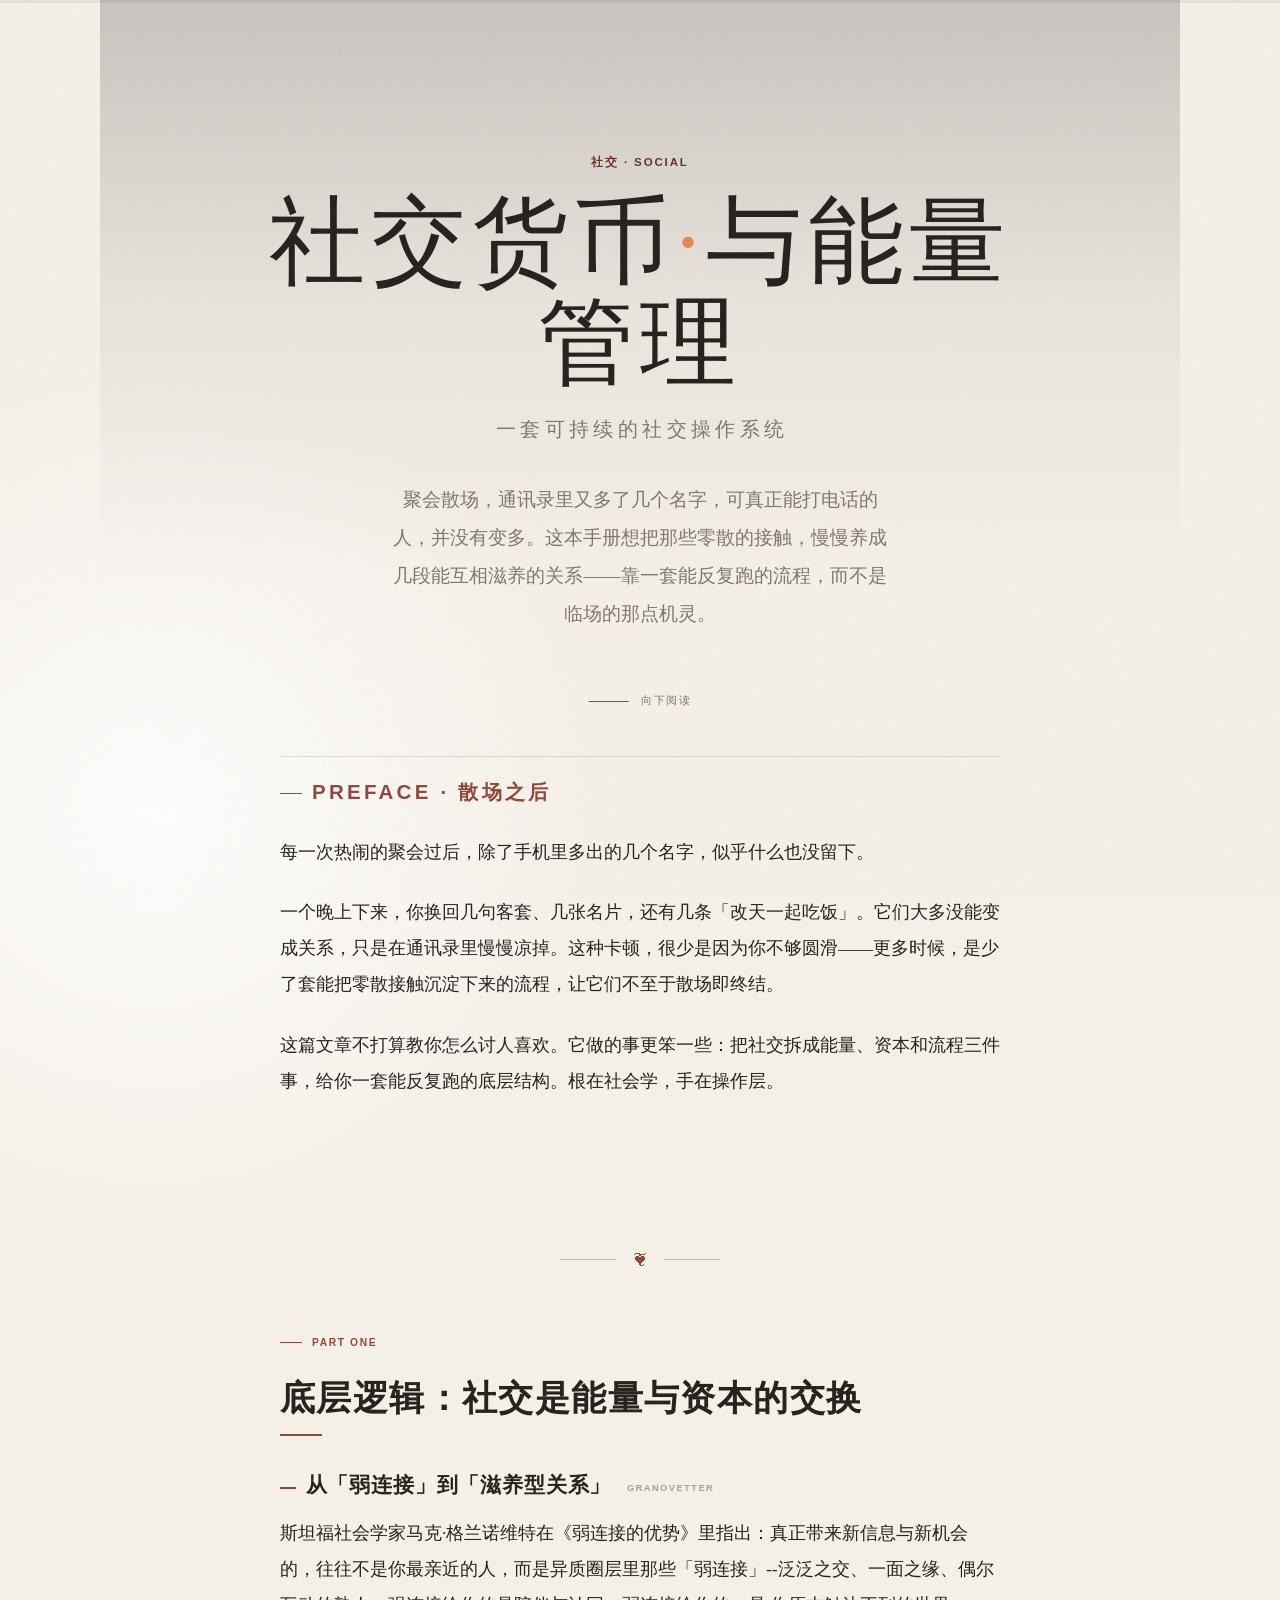
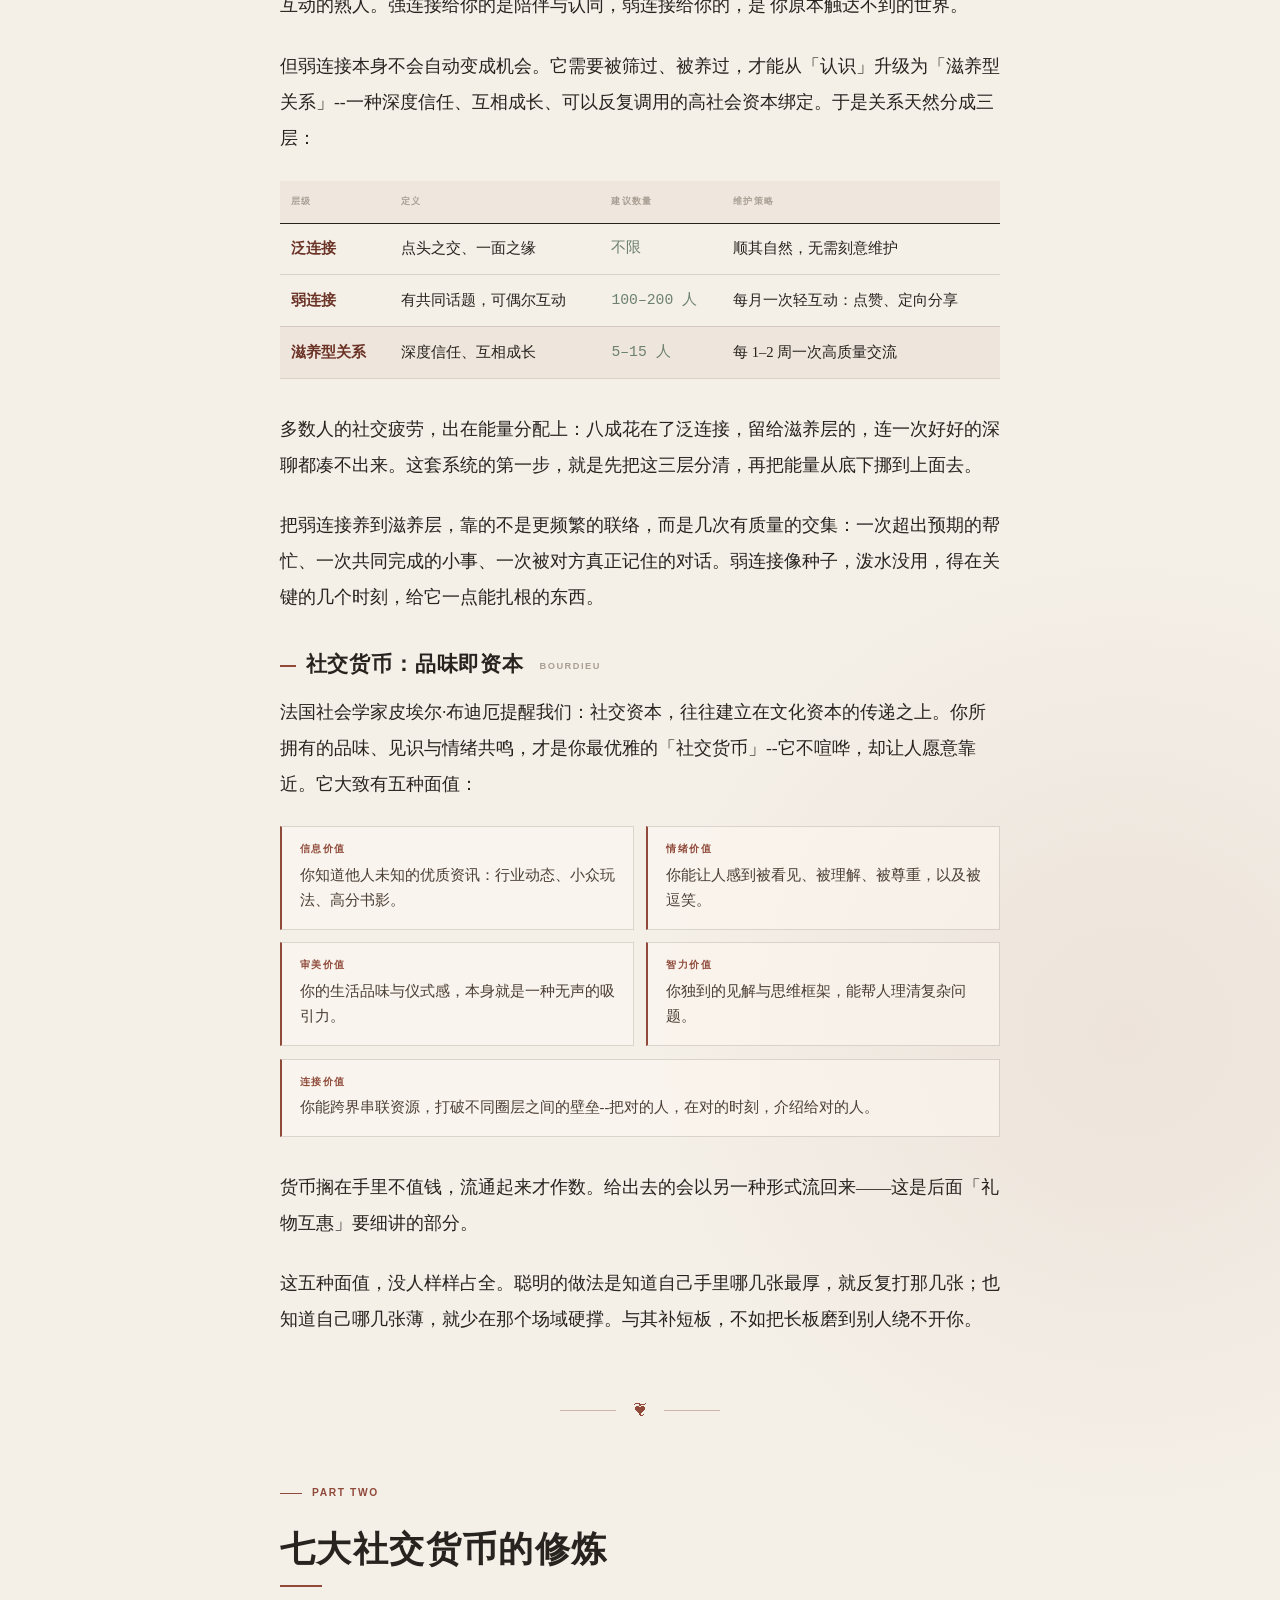
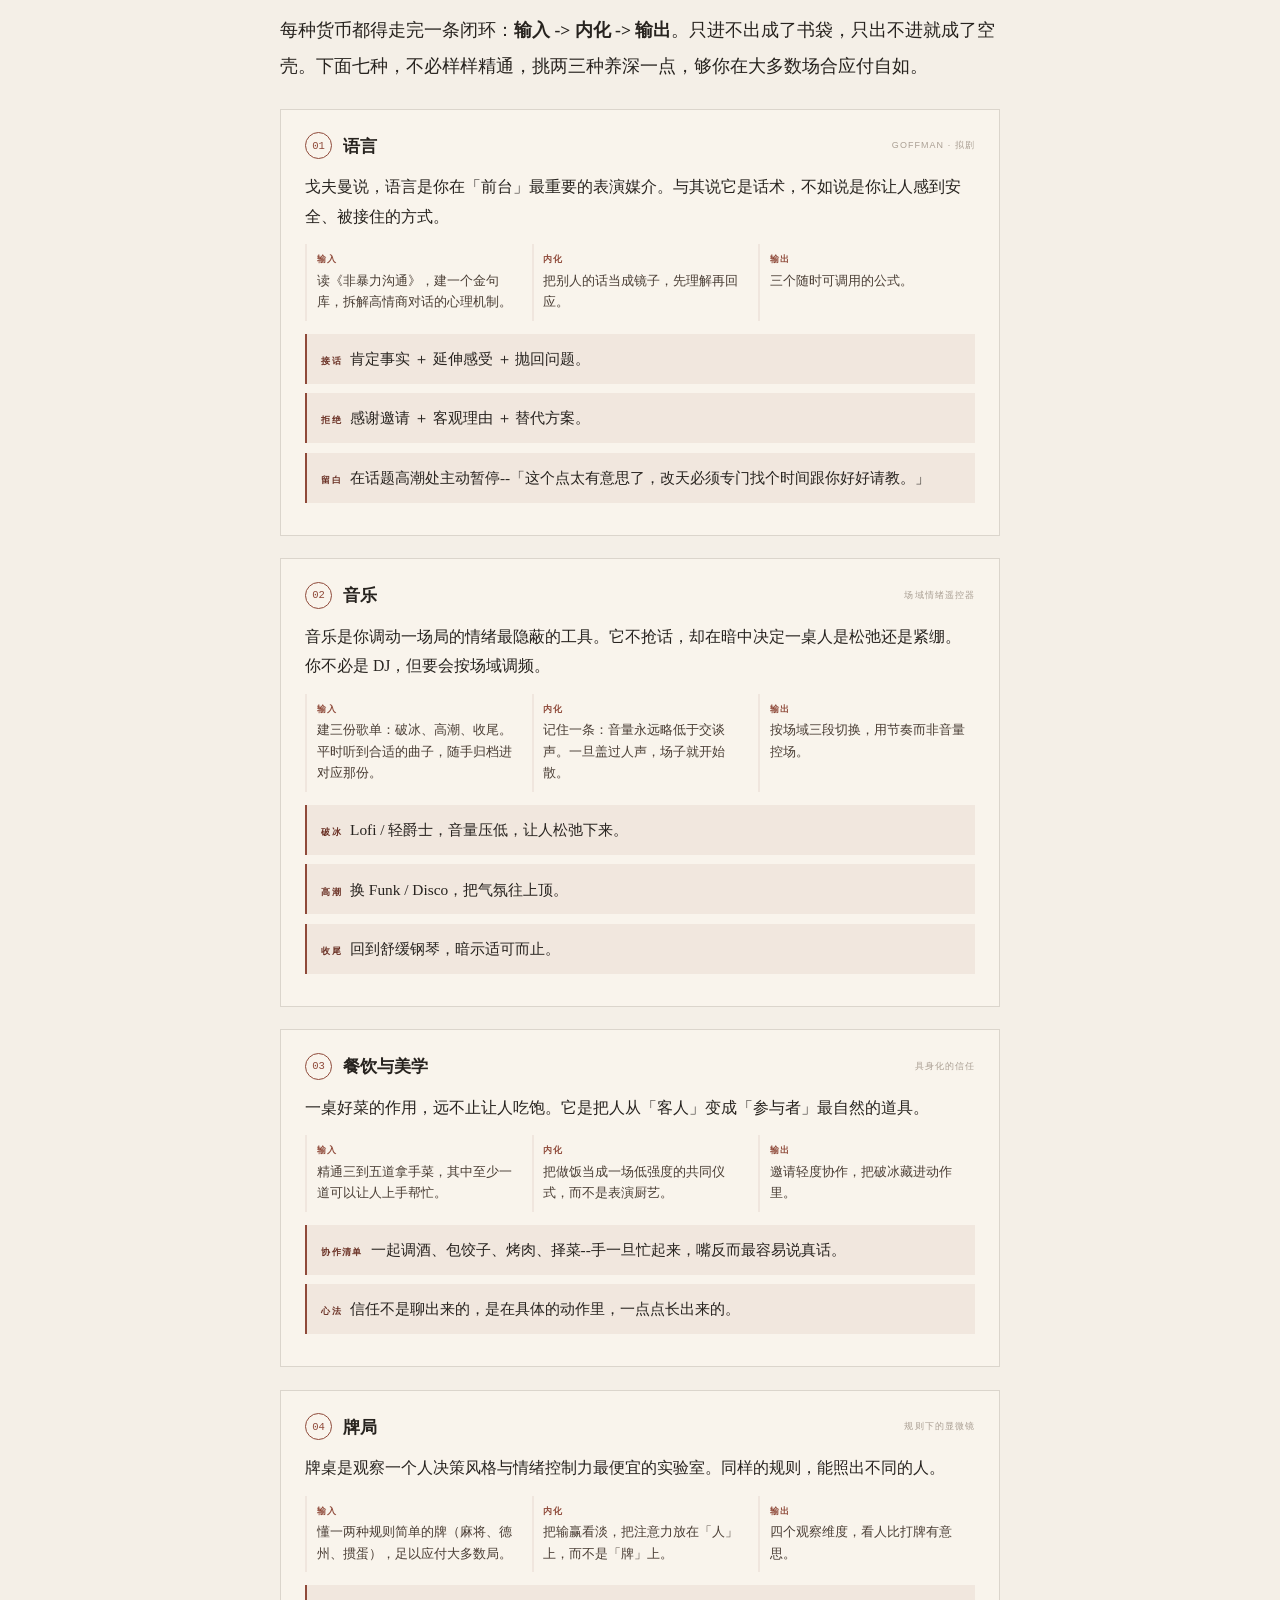
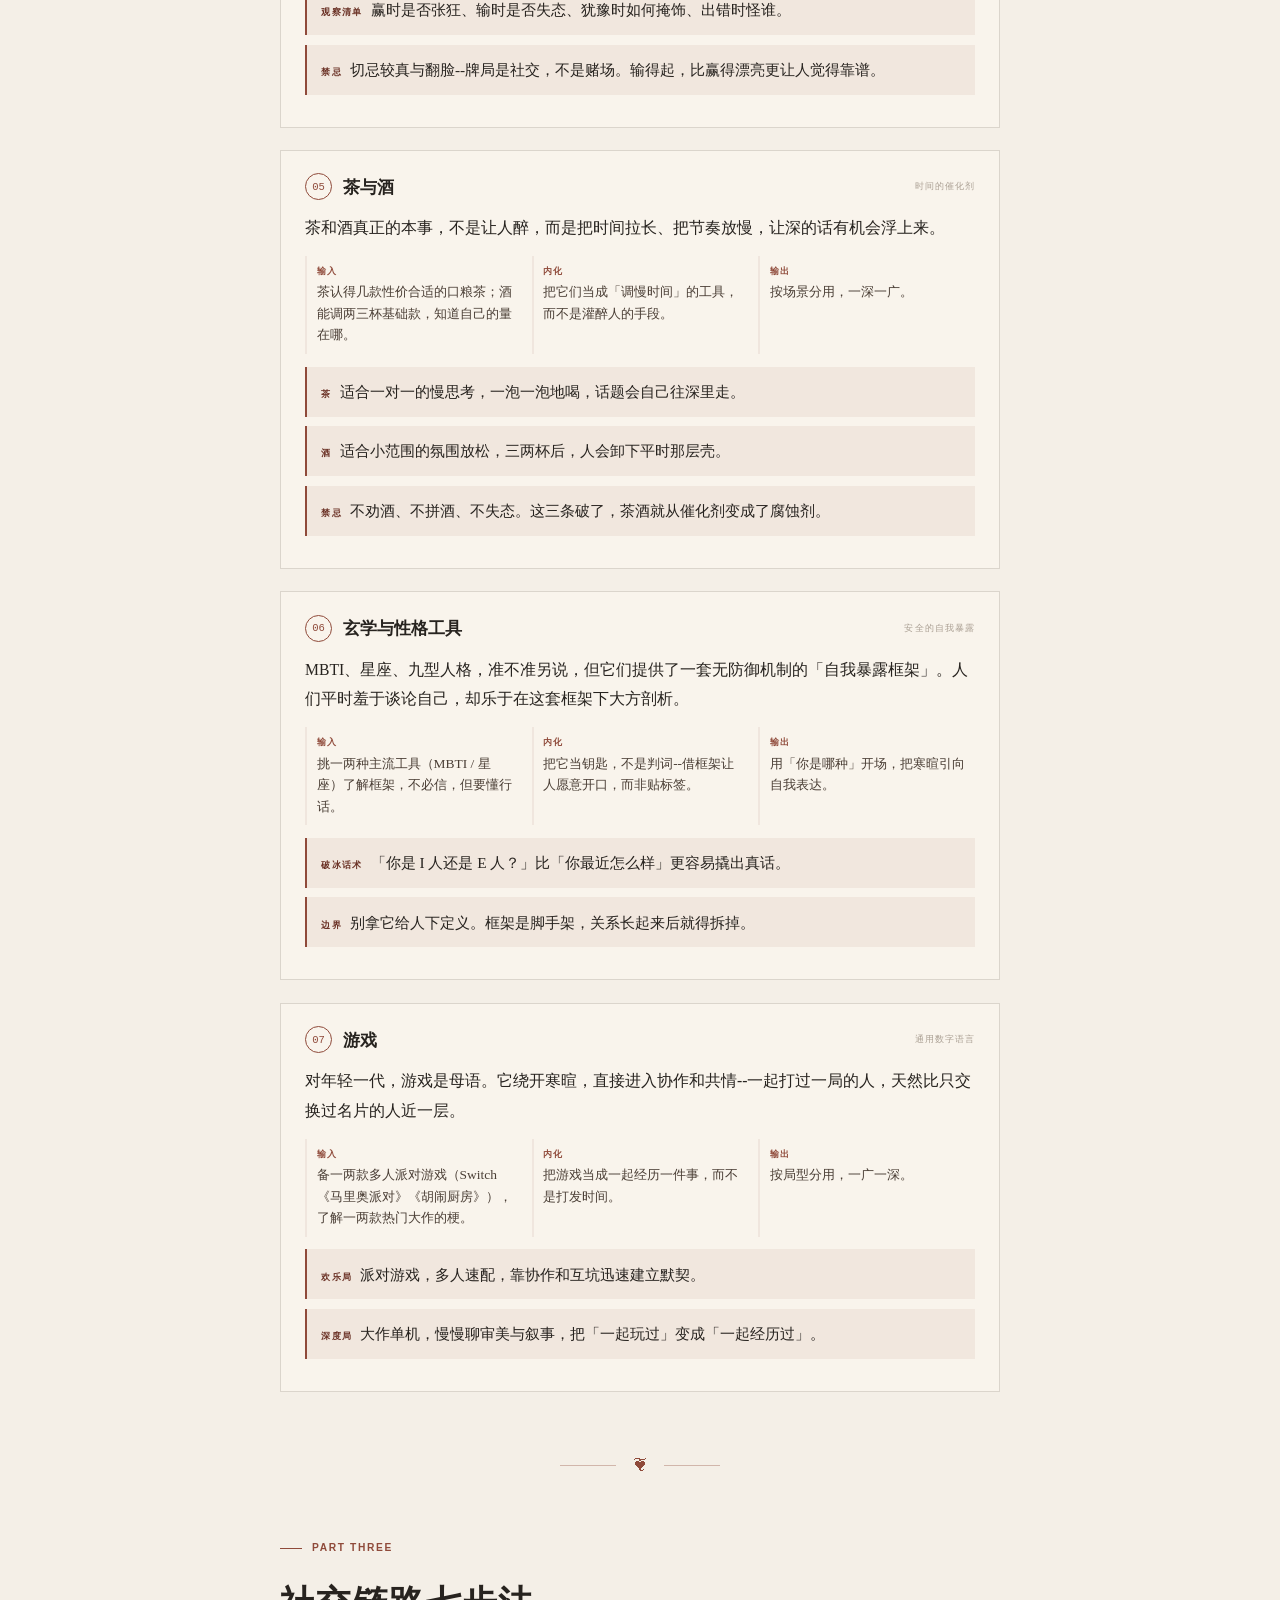
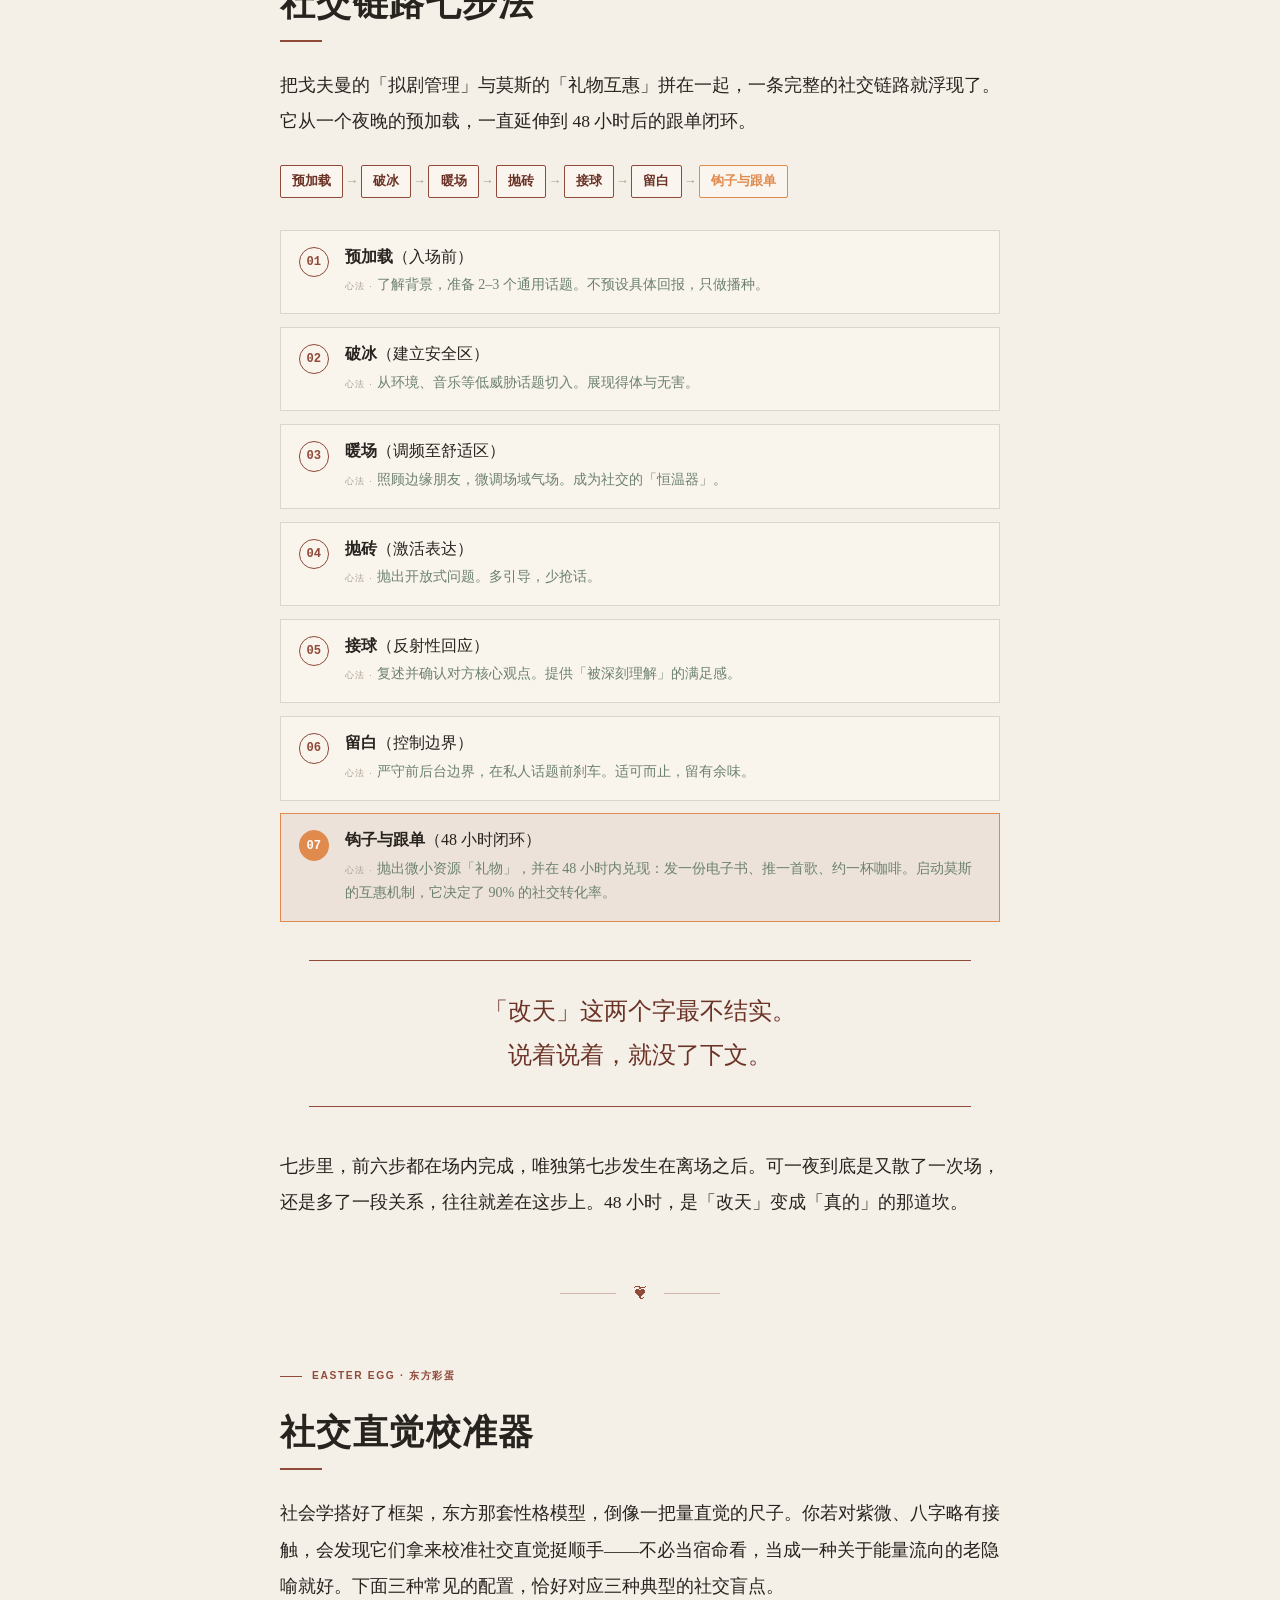
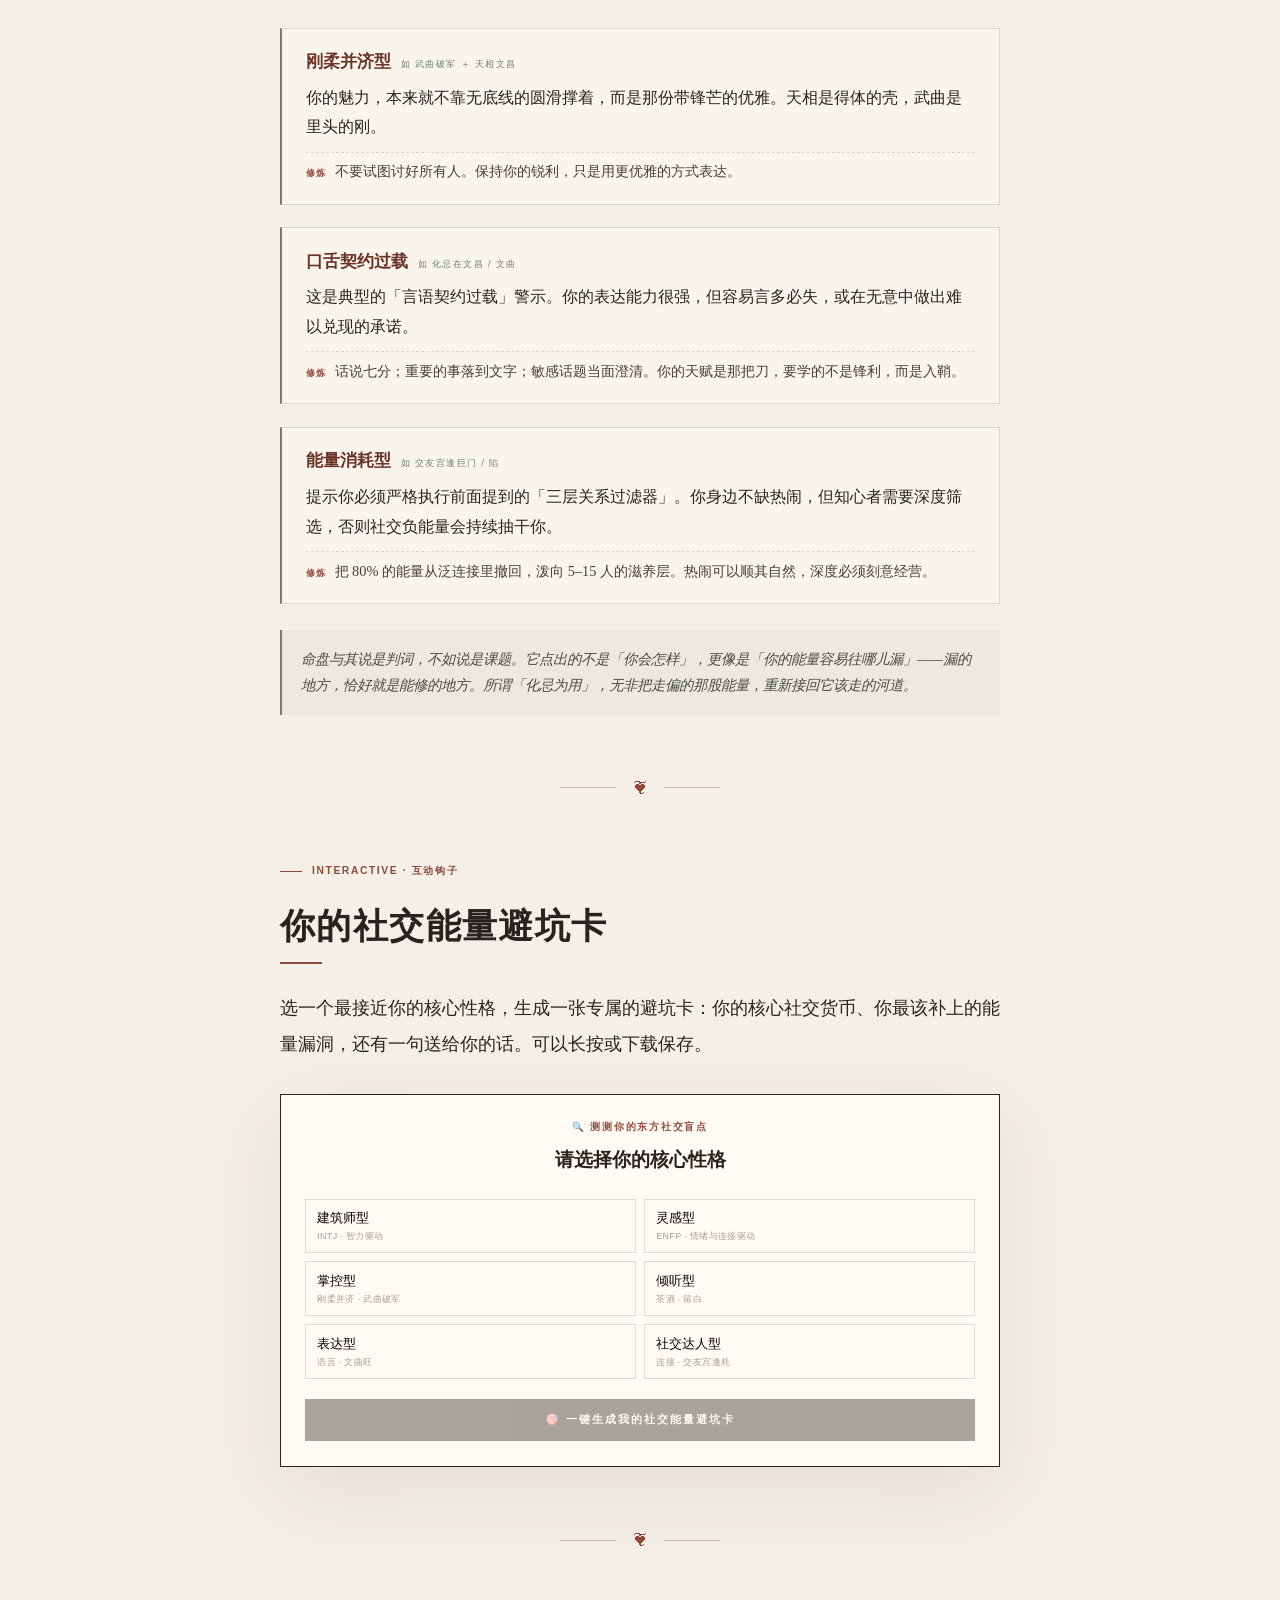
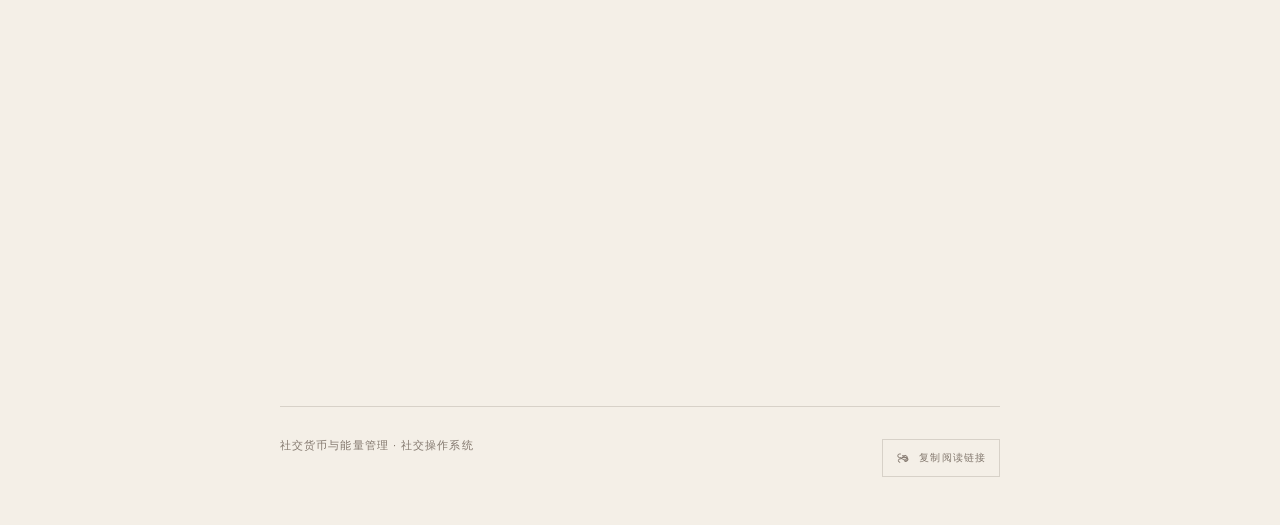
<file: articles/social-currency.html>
<!doctype html>
<html lang="zh-CN">
<head>
  <meta charset="utf-8">
  <meta name="viewport" content="width=device-width, initial-scale=1">
  <meta name="theme-color" content="#f4efe7">
  <meta name="description" content="社交货币与能量管理：一套可持续的社交操作系统。从弱连接到滋养型关系，七大社交货币，社交链路七步法。">
  <title>社交货币与能量管理｜社交操作系统</title>
  <style>
    :root {
      --paper: #f4efe7;
      --paper-deep: #e9dfd2;
      --ink: #27231f;
      --muted: #82776d;
      --faint: #aa9f93;
      --line: rgba(63, 51, 42, .16);
      --accent: #8f4a3a;
      --accent-deep: #6b3226;
      --accent-soft: rgba(143, 74, 58, .08);
      --sage: #6c8170;
      --neon: #e08a4e;
      --white: #fffaf3;
      --shadow: 0 24px 80px rgba(64, 48, 34, .09);
      --serif: "Noto Serif CJK SC", "Source Han Serif SC", "Songti SC", "STSong", serif;
      --sans: -apple-system, BlinkMacSystemFont, "Helvetica Neue", "PingFang SC", "Hiragino Sans GB", "Microsoft YaHei", sans-serif;
      --mono: "SF Mono", "JetBrains Mono", "Menlo", monospace;
    }
    * { box-sizing: border-box; }
    html { scroll-behavior: smooth; }
    body {
      margin: 0;
      color: var(--ink);
      background:
        radial-gradient(circle at 12% 8%, rgba(255, 255, 255, .85), transparent 28rem),
        radial-gradient(circle at 88% 26%, rgba(143, 74, 58, .07), transparent 30rem),
        var(--paper);
      font-family: var(--serif);
      -webkit-font-smoothing: antialiased;
      text-rendering: optimizeLegibility;
    }
    body::before {
      content: "";
      position: fixed;
      inset: 0;
      pointer-events: none;
      opacity: .16;
      z-index: 10;
      background-image: url("data:image/svg+xml,%3Csvg viewBox='0 0 180 180' xmlns='http://www.w3.org/2000/svg'%3E%3Cfilter id='n'%3E%3CfeTurbulence type='fractalNoise' baseFrequency='.9' numOctaves='3' stitchTiles='stitch'/%3E%3C/filter%3E%3Crect width='100%25' height='100%25' filter='url(%23n)' opacity='.1'/%3E%3C/svg%3E");
      mix-blend-mode: multiply;
    }
    a { color: inherit; }
    button { font: inherit; cursor: pointer; }

    .progress { position: fixed; inset: 0 0 auto; height: 3px; z-index: 20; background: rgba(39, 35, 31, .07); }
    .progress span { display: block; width: 0; height: 100%; background: linear-gradient(90deg, var(--accent), #c48c5a); transition: width .12s ease-out; }

    /* ---------- masthead ---------- */
    .masthead { width: min(1080px, calc(100% - 48px)); min-height: 84vh; margin: 0 auto; padding: 7rem 0 5rem; display: flex; flex-direction: column; justify-content: center; align-items: center; text-align: center; position: relative; background: linear-gradient(180deg, rgba(24,22,28,.20) 0%, rgba(24,22,28,.05) 42%, transparent 78%); }
    .eyebrow, .section-kicker, .meta, .utility, .tag { font-family: var(--sans); letter-spacing: .16em; text-transform: uppercase; }
    .eyebrow { margin: 0 0 1.4rem; color: var(--accent-deep); font-size: .72rem; font-weight: 700; }
    h1 { max-width: 8em; margin: 0; color: var(--ink); font-size: clamp(3rem, 8vw, 6rem); font-weight: 500; letter-spacing: .06em; line-height: 1.05; }
    .title-dot { color: #e08a4e; }
    .subtitle { margin: 1.4rem 0 0; color: var(--muted); font-size: clamp(1rem, 1.8vw, 1.25rem); letter-spacing: .22em; text-indent: .22em; }
    .dek { max-width: 32rem; margin: 2.4rem auto 0; color: var(--muted); font-size: clamp(1rem, 1.5vw, 1.16rem); line-height: 2.05; }
    .scroll-cue { position: absolute; bottom: 3rem; left: 50%; transform: translateX(-50%); display: flex; align-items: center; gap: .8rem; color: var(--muted); font-family: var(--sans); font-size: .66rem; letter-spacing: .14em; }
    .scroll-cue i { display: block; width: 2.5rem; height: 1px; background: var(--accent); }

    /* ---------- reader ---------- */
    .reader { width: min(720px, calc(100% - 48px)); margin: 0 auto; padding-bottom: 4rem; }
    article { min-width: 0; }
    .opening { padding: 1rem 0 4rem; border-top: 1px solid var(--line); }
    .section-kicker { margin: 0 0 1.4rem; color: var(--accent); font-size: .64rem; font-weight: 700; }
    .section-kicker::before { content: ""; display: inline-block; width: 1.4rem; height: 1px; background: var(--accent); vertical-align: middle; margin-right: .6rem; }
    article p { margin: 0 0 1.5rem; font-size: 1.1rem; line-height: 2.05; }
    .opening > p:first-of-type { font-size: 1.28rem; line-height: 1.9; }
    .opening > p:first-of-type::first-letter { float: left; font-size: 3.4em; line-height: 1; padding: .1em .18em 0 0; font-weight: 700; color: var(--accent-deep); }
    h2.part { position: relative; margin: 0 0 1.6rem; padding-bottom: .9rem; font-size: clamp(1.7rem, 3vw, 2.2rem); font-weight: 600; letter-spacing: .04em; line-height: 1.3; }
    h2.part::after { content: ""; position: absolute; left: 0; bottom: 0; width: 0; height: 2px; background: var(--accent); transition: width .7s ease .2s; }
    section[data-reveal].visible h2.part::after { width: 2.6rem; }
    h3.sub { margin: 2.2rem 0 1rem; font-size: 1.3rem; font-weight: 600; letter-spacing: .04em; }
    h3.sub::before { content: ""; display: inline-block; width: 1rem; height: 2px; background: var(--accent); vertical-align: middle; margin-right: .6rem; }
    h3.sub small { font-family: var(--sans); font-size: .58rem; letter-spacing: .16em; color: var(--faint); font-weight: 700; margin-left: .6rem; vertical-align: middle; }

    blockquote { position: relative; margin: 2.4rem 0 2.6rem; padding: 1.2rem 1.8rem 1.25rem 2rem; border-left: 2px solid var(--accent); color: #493a31; background: rgba(255, 250, 243, .42); font-size: 1.16rem; line-height: 1.95; }
    blockquote::before { content: "“"; position: absolute; top: -.2rem; left: .3rem; color: rgba(143, 74, 58, .22); font-family: Georgia, serif; font-size: 4.3rem; line-height: 1; }
    blockquote.pull { position: relative; max-width: 92%; margin-left: auto; margin-right: auto; text-align: center; border-left: 0; border-top: 0; border-bottom: 0; background: transparent; padding: 1.8rem 1.5rem; font-size: clamp(1.2rem, 2.2vw, 1.5rem); line-height: 1.85; color: var(--accent-deep); }
    blockquote.pull::before, blockquote.pull::after { content: ""; position: absolute; left: 50%; width: 0; height: 1px; background: var(--accent); transition: width .7s ease .3s, left .7s ease .3s; }
    blockquote.pull::before { top: 0; }
    blockquote.pull::after { bottom: 0; }
    section[data-reveal].visible blockquote.pull::before, section[data-reveal].visible blockquote.pull::after { width: 100%; left: 0; }

    .section-break { display: flex; align-items: center; justify-content: center; gap: 1rem; margin: 4rem 0; color: var(--accent); font-size: 1rem; }
    .section-break::before, .section-break::after { content: ""; width: 3.5rem; height: 1px; background: var(--accent); opacity: .35; }

    /* ---------- 三层关系表 ---------- */
    .tier-table { width: 100%; margin: 1.6rem 0 2rem; border-collapse: collapse; font-size: .92rem; }
    .tier-table th, .tier-table td { padding: .8rem .7rem; border-bottom: 1px solid var(--line); text-align: left; vertical-align: top; line-height: 1.7; }
    .tier-table thead th { font-family: var(--sans); font-size: .58rem; letter-spacing: .14em; color: var(--faint); font-weight: 700; border-bottom: 1px solid var(--ink); background: rgba(143,74,58,.05); }
    .tier-table tbody tr:last-child { background: rgba(143,74,58,.06); }
    .tier-table tbody tr:last-child td.name { color: var(--accent-deep); }
    .tier-table td.name { font-weight: 600; color: var(--accent-deep); white-space: nowrap; }
    .tier-table td.num { font-family: var(--mono); color: var(--sage); white-space: nowrap; }
    .tier-table tbody tr { opacity: 0; transform: translateX(-10px); transition: opacity .5s ease, transform .5s ease; }
    section[data-reveal].visible .tier-table tbody tr { opacity: 1; transform: none; }
    section[data-reveal].visible .tier-table tbody tr:nth-child(2) { transition-delay: .15s; }
    section[data-reveal].visible .tier-table tbody tr:nth-child(3) { transition-delay: .3s; }

    /* ---------- 五种价值 ---------- */
    .value-grid { display: grid; grid-template-columns: 1fr 1fr; gap: .8rem; margin: 1.4rem 0 2rem; }
    .value { padding: 1rem 1.1rem; border: 1px solid var(--line); border-left: 2px solid var(--accent); background: rgba(255, 250, 243, .5); transition: border-color .2s, background .2s; }
    .value:hover { border-color: var(--accent); background: rgba(255, 250, 243, .75); }
    .value .k { font-family: var(--sans); font-size: .6rem; letter-spacing: .16em; color: var(--accent); font-weight: 700; margin-bottom: .4rem; }
    .value .v { font-size: .92rem; line-height: 1.7; color: #4a3e35; }

    /* ---------- 七大货币卡片 ---------- */
    .currency { margin: 1.4rem 0; padding: 1.4rem 1.5rem; border: 1px solid var(--line); background: rgba(255, 250, 243, .4); transition: transform .25s ease, box-shadow .25s ease, border-color .25s ease; }
    .currency:hover { transform: translateY(-3px); box-shadow: 0 14px 36px rgba(64,48,34,.09); border-color: var(--accent); }
    .currency-head { display: flex; align-items: center; gap: .7rem; margin-bottom: .8rem; }
    .currency-head .n { width: 1.7rem; height: 1.7rem; border-radius: 50%; border: 1px solid var(--accent); display: inline-grid; place-items: center; font-family: var(--mono); font-size: .66rem; color: var(--accent); flex-shrink: 0; }
    .currency-head .t { font-size: 1.08rem; font-weight: 600; }
    .currency-head .basis { margin-left: auto; font-family: var(--sans); font-size: .56rem; letter-spacing: .12em; color: var(--faint); }
    .currency p { margin: 0 0 .7rem; font-size: .98rem; line-height: 1.9; }
    .currency p:last-child { margin-bottom: 0; }
    .currency .loop { display: grid; grid-template-columns: repeat(3, 1fr); gap: .6rem; margin: .8rem 0; }
    .currency .loop div { padding: .5rem .6rem; border-left: 2px solid var(--accent-soft); font-size: .84rem; line-height: 1.6; color: #4a3e35; }
    .currency .loop div b { display: block; font-family: var(--sans); font-size: .56rem; letter-spacing: .14em; color: var(--accent); margin-bottom: .2rem; font-weight: 700; }

    .formula { margin: .6rem 0; padding: .7rem .9rem; background: var(--accent-soft); border-left: 2px solid var(--accent); font-size: .96rem; line-height: 1.8; }
    .formula b { font-family: var(--sans); font-size: .58rem; letter-spacing: .14em; color: var(--accent-deep); margin-right: .5rem; }

    /* ---------- 七步法流程 ---------- */
    .flow { display: flex; flex-wrap: wrap; align-items: center; gap: .3rem; margin: 1.6rem 0 2rem; }
    .flow .node { padding: .4rem .7rem; border: 1px solid var(--line); color: var(--faint); font-size: .82rem; font-weight: 600; border-radius: 2px; background: transparent; opacity: .5; transition: opacity .45s ease, border-color .45s ease, color .45s ease, background .45s ease; }
    .flow .node.lit { opacity: 1; border-color: var(--accent); color: var(--accent-deep); background: rgba(255,250,243,.6); }
    .flow .node.lit:last-child { border-color: var(--neon); color: var(--neon); }
    .flow .arr { color: var(--faint); font-family: var(--mono); font-size: .8rem; }
    .steps { display: grid; gap: .8rem; margin: 1.4rem 0 2rem; }
    .step { display: grid; grid-template-columns: auto 1fr; gap: 1rem; padding: 1rem 1.1rem; border: 1px solid var(--line); background: rgba(255, 250, 243, .4); }
    .step .num { width: 1.9rem; height: 1.9rem; border-radius: 50%; border: 1px solid var(--accent); display: inline-grid; place-items: center; font-family: var(--mono); font-size: .76rem; color: var(--accent); font-weight: 700; }
    .step .body b { font-size: 1rem; }
    .step .body .mind { display: block; margin-top: .35rem; font-size: .88rem; line-height: 1.7; color: var(--sage); }
    .step .body .mind::before { content: "心法 · "; font-family: var(--sans); font-size: .56rem; letter-spacing: .14em; color: var(--faint); }
    .step.key { border-color: var(--neon); background: var(--accent-soft); }
    .step.key .num { background: var(--neon); color: #fff; border-color: var(--neon); }

    /* ---------- 命理原型 ---------- */
    .archetype { margin: 1.4rem 0; padding: 1.4rem 1.5rem; border: 1px solid var(--line); border-left: 2px solid var(--sage); background: rgba(255, 250, 243, .45); }
    .archetype .ah { display: flex; align-items: baseline; gap: .6rem; margin-bottom: .6rem; }
    .archetype .ah .t { font-size: 1.04rem; font-weight: 600; color: var(--accent-deep); }
    .archetype .ah .tag { font-size: .56rem; color: var(--sage); }
    .archetype p { margin: 0 0 .6rem; font-size: .98rem; line-height: 1.9; }
    .archetype p:last-child { margin-bottom: 0; }
    .archetype .fix { margin-top: .6rem; padding-top: .6rem; border-top: 1px dashed var(--line); font-size: .9rem; color: #4a3e35; }
    .archetype .fix b { font-family: var(--sans); font-size: .56rem; letter-spacing: .14em; color: var(--accent); margin-right: .5rem; }

    .disclaimer { margin: 1.6rem 0; padding: 1rem 1.2rem; border-left: 2px solid var(--sage); background: rgba(108, 129, 112, .06); font-size: .9rem; line-height: 1.85; color: #4a4a40; font-style: italic; }

    /* ---------- 卡片生成器 ---------- */
    .cardgen { margin: 2rem 0 1rem; padding: 1.6rem 1.5rem; border: 1px solid var(--ink); background: var(--white); box-shadow: var(--shadow); }
    .cardgen-head { text-align: center; margin-bottom: 1.2rem; }
    .cardgen-head .k { font-family: var(--sans); font-size: .6rem; letter-spacing: .18em; color: var(--accent); font-weight: 700; }
    .cardgen-head .t { margin: .4rem 0 0; font-size: 1.2rem; font-weight: 600; }
    .field { margin: 1rem 0; }
    .field label { display: block; font-family: var(--sans); font-size: .58rem; letter-spacing: .14em; color: var(--muted); margin-bottom: .5rem; font-weight: 700; }
    .trait-grid { display: grid; grid-template-columns: repeat(2, 1fr); gap: .5rem; }
    .trait { padding: .6rem .7rem; border: 1px solid var(--line); background: transparent; text-align: left; font-size: .84rem; line-height: 1.4; transition: border-color .2s, background .2s; }
    .trait:hover { border-color: var(--accent); }
    .trait.picked { border-color: var(--accent); background: var(--accent-soft); color: var(--accent-deep); font-weight: 600; }
    .trait small { display: block; font-family: var(--sans); font-size: .56rem; color: var(--faint); margin-top: .15rem; letter-spacing: .04em; }
    .gen-btn { display: block; width: 100%; margin-top: 1.2rem; padding: .85rem; border: 0; background: var(--ink); color: var(--white); font-family: var(--sans); font-size: .7rem; letter-spacing: .18em; font-weight: 700; transition: opacity .2s; }
    .gen-btn:hover { opacity: .85; }
    .gen-btn:disabled { opacity: .4; cursor: not-allowed; }
    .card-out { margin-top: 1.4rem; display: none; }
    .card-out.show { display: block; }
    .card-out canvas { display: block; width: 100%; max-width: 460px; margin: 0 auto; border: 1px solid var(--line); }
    .card-actions { display: flex; gap: .6rem; justify-content: center; margin-top: .9rem; }
    .card-actions button { padding: .55rem .9rem; border: 1px solid var(--line); background: transparent; color: var(--muted); font-family: var(--sans); font-size: .62rem; letter-spacing: .12em; transition: border-color .2s, color .2s; }
    .card-actions button:hover { border-color: var(--accent); color: var(--accent-deep); }

    /* ---------- 结尾 / footer ---------- */
    .ending { padding: .7rem 0 1rem; text-align: center; }
    .ending .last-line { margin-top: 2.6rem; color: var(--accent-deep); font-size: clamp(1.35rem, 2.8vw, 1.9rem); line-height: 1.75; }
    .ending .last-line::before { content: ""; display: block; width: 3rem; height: 1px; margin: 0 auto 1.3rem; background: var(--accent); }

    footer { width: min(720px, calc(100% - 48px)); margin: 0 auto; padding: 2rem 0 3rem; display: flex; justify-content: space-between; gap: 1.5rem; color: var(--muted); font-family: var(--sans); font-size: .68rem; letter-spacing: .1em; border-top: 1px solid var(--line); }
    .utility { display: inline-flex; align-items: center; gap: .55rem; padding: .65rem .8rem; border: 1px solid var(--line); color: var(--muted); background: transparent; font-size: .6rem; letter-spacing: .12em; cursor: pointer; transition: background .2s, color .2s, border-color .2s; }
    .utility:hover { color: var(--accent-deep); border-color: var(--accent); background: rgba(255, 250, 243, .6); }
    .utility svg { width: .9rem; height: .9rem; }

    [data-reveal] { opacity: 0; transform: translateY(14px); transition: opacity .7s ease, transform .7s ease; }
    [data-reveal].visible { opacity: 1; transform: none; }
    ::selection { background: var(--accent); color: #fff; }

    @media (prefers-reduced-motion: reduce) {
      html { scroll-behavior: auto; }
      [data-reveal] { opacity: 1; transform: none; transition: none; }
      h2.part::after { width: 2.6rem; }
      .flow .node { opacity: 1; border-color: var(--accent); color: var(--accent-deep); background: rgba(255,250,243,.6); transition: none; }
      .flow .node:last-child { border-color: var(--neon); color: var(--neon); }
      blockquote.pull::before, blockquote.pull::after { width: 100%; left: 0; transition: none; }
      .tier-table tbody tr { opacity: 1; transform: none; transition: none; }
    }
    @media (max-width: 640px) {
      .masthead { min-height: auto; padding: 5.5rem 0 6rem; }
      .scroll-cue { bottom: 2rem; }
      .reader { width: min(100% - 36px, 720px); }
      article p { font-size: 1.04rem; line-height: 2; }
      .value-grid { grid-template-columns: 1fr; }
      .currency .loop { grid-template-columns: 1fr; }
      .tier-table { font-size: .84rem; }
      .tier-table th, .tier-table td { padding: .6rem .4rem; }
      footer { display: block; }
      footer > * + * { margin-top: 1rem; }
    }
    @media print {
      body { background: #fff; }
      body::before, .progress, .scroll-cue, .cardgen, footer { display: none; }
      .masthead { min-height: auto; padding: 3rem 0 4rem; }
      [data-reveal] { opacity: 1; transform: none; }
    }
  </style>
</head>
<body>
  <div class="progress" aria-hidden="true"><span id="progressBar"></span></div>

  <header class="masthead">
    <p class="eyebrow">社交 · Social</p>
    <h1>社交货币<span class="title-dot">·</span>与能量管理</h1>
    <p class="subtitle">一套可持续的社交操作系统</p>
    <p class="dek">聚会散场，通讯录里又多了几个名字，可真正能打电话的人，并没有变多。这本手册想把那些零散的接触，慢慢养成几段能互相滋养的关系——靠一套能反复跑的流程，而不是临场的那点机灵。</p>
    <div class="scroll-cue"><i></i>向下阅读</div>
  </header>

  <main class="reader">
    <article>
      <section class="opening" data-reveal>
        <p class="section-kicker">Preface · 散场之后</p>
        <p>每一次热闹的聚会过后，除了手机里多出的几个名字，似乎什么也没留下。</p>
        <p>一个晚上下来，你换回几句客套、几张名片，还有几条「改天一起吃饭」。它们大多没能变成关系，只是在通讯录里慢慢凉掉。这种卡顿，很少是因为你不够圆滑——更多时候，是少了套能把零散接触沉淀下来的流程，让它们不至于散场即终结。</p>
        <p>这篇文章不打算教你怎么讨人喜欢。它做的事更笨一些：把社交拆成能量、资本和流程三件事，给你一套能反复跑的底层结构。根在社会学，手在操作层。</p>
      </section>

      <div class="section-break" aria-hidden="true">❦</div>

      <!-- ============ 第一部分 ============ -->
      <section data-reveal>
        <p class="section-kicker">Part One</p>
        <h2 class="part">底层逻辑：社交是能量与资本的交换</h2>

        <h3 class="sub">从「弱连接」到「滋养型关系」 <small>GRANOVETTER</small></h3>
        <p>斯坦福社会学家马克·格兰诺维特在《弱连接的优势》里指出：真正带来新信息与新机会的，往往不是你最亲近的人，而是异质圈层里那些「弱连接」--泛泛之交、一面之缘、偶尔互动的熟人。强连接给你的是陪伴与认同，弱连接给你的，是 你原本触达不到的世界。</p>
        <p>但弱连接本身不会自动变成机会。它需要被筛过、被养过，才能从「认识」升级为「滋养型关系」--一种深度信任、互相成长、可以反复调用的高社会资本绑定。于是关系天然分成三层：</p>

        <table class="tier-table">
          <thead><tr><th>层级</th><th>定义</th><th>建议数量</th><th>维护策略</th></tr></thead>
          <tbody>
            <tr><td class="name">泛连接</td><td>点头之交、一面之缘</td><td class="num">不限</td><td>顺其自然，无需刻意维护</td></tr>
            <tr><td class="name">弱连接</td><td>有共同话题，可偶尔互动</td><td class="num">100–200 人</td><td>每月一次轻互动：点赞、定向分享</td></tr>
            <tr><td class="name">滋养型关系</td><td>深度信任、互相成长</td><td class="num">5–15 人</td><td>每 1–2 周一次高质量交流</td></tr>
          </tbody>
        </table>
        <p>多数人的社交疲劳，出在能量分配上：八成花在了泛连接，留给滋养层的，连一次好好的深聊都凑不出来。这套系统的第一步，就是先把这三层分清，再把能量从底下挪到上面去。</p>
        <p>把弱连接养到滋养层，靠的不是更频繁的联络，而是几次有质量的交集：一次超出预期的帮忙、一次共同完成的小事、一次被对方真正记住的对话。弱连接像种子，泼水没用，得在关键的几个时刻，给它一点能扎根的东西。</p>

        <h3 class="sub">社交货币：品味即资本 <small>BOURDIEU</small></h3>
        <p>法国社会学家皮埃尔·布迪厄提醒我们：社交资本，往往建立在文化资本的传递之上。你所拥有的品味、见识与情绪共鸣，才是你最优雅的「社交货币」--它不喧哗，却让人愿意靠近。它大致有五种面值：</p>
        <div class="value-grid">
          <div class="value"><div class="k">信息价值</div><div class="v">你知道他人未知的优质资讯：行业动态、小众玩法、高分书影。</div></div>
          <div class="value"><div class="k">情绪价值</div><div class="v">你能让人感到被看见、被理解、被尊重，以及被逗笑。</div></div>
          <div class="value"><div class="k">审美价值</div><div class="v">你的生活品味与仪式感，本身就是一种无声的吸引力。</div></div>
          <div class="value"><div class="k">智力价值</div><div class="v">你独到的见解与思维框架，能帮人理清复杂问题。</div></div>
          <div class="value" style="grid-column:1/-1"><div class="k">连接价值</div><div class="v">你能跨界串联资源，打破不同圈层之间的壁垒--把对的人，在对的时刻，介绍给对的人。</div></div>
        </div>
        <p>货币搁在手里不值钱，流通起来才作数。给出去的会以另一种形式流回来——这是后面「礼物互惠」要细讲的部分。</p>
        <p>这五种面值，没人样样占全。聪明的做法是知道自己手里哪几张最厚，就反复打那几张；也知道自己哪几张薄，就少在那个场域硬撑。与其补短板，不如把长板磨到别人绕不开你。</p>
      </section>

      <div class="section-break" aria-hidden="true">❦</div>

      <!-- ============ 第二部分 ============ -->
      <section data-reveal>
        <p class="section-kicker">Part Two</p>
        <h2 class="part">七大社交货币的修炼</h2>
        <p>每种货币都得走完一条闭环：<b>输入 -> 内化 -> 输出</b>。只进不出成了书袋，只出不进就成了空壳。下面七种，不必样样精通，挑两三种养深一点，够你在大多数场合应付自如。</p>

        <div class="currency">
          <div class="currency-head"><span class="n">01</span><span class="t">语言</span><span class="basis">GOFFMAN · 拟剧</span></div>
          <p>戈夫曼说，语言是你在「前台」最重要的表演媒介。与其说它是话术，不如说是你让人感到安全、被接住的方式。</p>
          <div class="loop">
            <div><b>输入</b>读《非暴力沟通》，建一个金句库，拆解高情商对话的心理机制。</div>
            <div><b>内化</b>把别人的话当成镜子，先理解再回应。</div>
            <div><b>输出</b>三个随时可调用的公式。</div>
          </div>
          <div class="formula"><b>接话</b>肯定事实 ＋ 延伸感受 ＋ 抛回问题。</div>
          <div class="formula"><b>拒绝</b>感谢邀请 ＋ 客观理由 ＋ 替代方案。</div>
          <div class="formula"><b>留白</b>在话题高潮处主动暂停--「这个点太有意思了，改天必须专门找个时间跟你好好请教。」</div>
        </div>

        <div class="currency">
          <div class="currency-head"><span class="n">02</span><span class="t">音乐</span><span class="basis">场域情绪遥控器</span></div>
          <p>音乐是你调动一场局的情绪最隐蔽的工具。它不抢话，却在暗中决定一桌人是松弛还是紧绷。你不必是 DJ，但要会按场域调频。</p>
          <div class="loop">
            <div><b>输入</b>建三份歌单：破冰、高潮、收尾。平时听到合适的曲子，随手归档进对应那份。</div>
            <div><b>内化</b>记住一条：音量永远略低于交谈声。一旦盖过人声，场子就开始散。</div>
            <div><b>输出</b>按场域三段切换，用节奏而非音量控场。</div>
          </div>
          <div class="formula"><b>破冰</b>Lofi / 轻爵士，音量压低，让人松弛下来。</div>
          <div class="formula"><b>高潮</b>换 Funk / Disco，把气氛往上顶。</div>
          <div class="formula"><b>收尾</b>回到舒缓钢琴，暗示适可而止。</div>
        </div>

        <div class="currency">
          <div class="currency-head"><span class="n">03</span><span class="t">餐饮与美学</span><span class="basis">具身化的信任</span></div>
          <p>一桌好菜的作用，远不止让人吃饱。它是把人从「客人」变成「参与者」最自然的道具。</p>
          <div class="loop">
            <div><b>输入</b>精通三到五道拿手菜，其中至少一道可以让人上手帮忙。</div>
            <div><b>内化</b>把做饭当成一场低强度的共同仪式，而不是表演厨艺。</div>
            <div><b>输出</b>邀请轻度协作，把破冰藏进动作里。</div>
          </div>
          <div class="formula"><b>协作清单</b>一起调酒、包饺子、烤肉、择菜--手一旦忙起来，嘴反而最容易说真话。</div>
          <div class="formula"><b>心法</b>信任不是聊出来的，是在具体的动作里，一点点长出来的。</div>
        </div>

        <div class="currency">
          <div class="currency-head"><span class="n">04</span><span class="t">牌局</span><span class="basis">规则下的显微镜</span></div>
          <p>牌桌是观察一个人决策风格与情绪控制力最便宜的实验室。同样的规则，能照出不同的人。</p>
          <div class="loop">
            <div><b>输入</b>懂一两种规则简单的牌（麻将、德州、掼蛋），足以应付大多数局。</div>
            <div><b>内化</b>把输赢看淡，把注意力放在「人」上，而不是「牌」上。</div>
            <div><b>输出</b>四个观察维度，看人比打牌有意思。</div>
          </div>
          <div class="formula"><b>观察清单</b>赢时是否张狂、输时是否失态、犹豫时如何掩饰、出错时怪谁。</div>
          <div class="formula"><b>禁忌</b>切忌较真与翻脸--牌局是社交，不是赌场。输得起，比赢得漂亮更让人觉得靠谱。</div>
        </div>

        <div class="currency">
          <div class="currency-head"><span class="n">05</span><span class="t">茶与酒</span><span class="basis">时间的催化剂</span></div>
          <p>茶和酒真正的本事，不是让人醉，而是把时间拉长、把节奏放慢，让深的话有机会浮上来。</p>
          <div class="loop">
            <div><b>输入</b>茶认得几款性价合适的口粮茶；酒能调两三杯基础款，知道自己的量在哪。</div>
            <div><b>内化</b>把它们当成「调慢时间」的工具，而不是灌醉人的手段。</div>
            <div><b>输出</b>按场景分用，一深一广。</div>
          </div>
          <div class="formula"><b>茶</b>适合一对一的慢思考，一泡一泡地喝，话题会自己往深里走。</div>
          <div class="formula"><b>酒</b>适合小范围的氛围放松，三两杯后，人会卸下平时那层壳。</div>
          <div class="formula"><b>禁忌</b>不劝酒、不拼酒、不失态。这三条破了，茶酒就从催化剂变成了腐蚀剂。</div>
        </div>

        <div class="currency">
          <div class="currency-head"><span class="n">06</span><span class="t">玄学与性格工具</span><span class="basis">安全的自我暴露</span></div>
          <p>MBTI、星座、九型人格，准不准另说，但它们提供了一套无防御机制的「自我暴露框架」。人们平时羞于谈论自己，却乐于在这套框架下大方剖析。</p>
          <div class="loop">
            <div><b>输入</b>挑一两种主流工具（MBTI / 星座）了解框架，不必信，但要懂行话。</div>
            <div><b>内化</b>把它当钥匙，不是判词--借框架让人愿意开口，而非贴标签。</div>
            <div><b>输出</b>用「你是哪种」开场，把寒暄引向自我表达。</div>
          </div>
          <div class="formula"><b>破冰话术</b>「你是 I 人还是 E 人？」比「你最近怎么样」更容易撬出真话。</div>
          <div class="formula"><b>边界</b>别拿它给人下定义。框架是脚手架，关系长起来后就得拆掉。</div>
        </div>

        <div class="currency">
          <div class="currency-head"><span class="n">07</span><span class="t">游戏</span><span class="basis">通用数字语言</span></div>
          <p>对年轻一代，游戏是母语。它绕开寒暄，直接进入协作和共情--一起打过一局的人，天然比只交换过名片的人近一层。</p>
          <div class="loop">
            <div><b>输入</b>备一两款多人派对游戏（Switch《马里奥派对》《胡闹厨房》），了解一两款热门大作的梗。</div>
            <div><b>内化</b>把游戏当成一起经历一件事，而不是打发时间。</div>
            <div><b>输出</b>按局型分用，一广一深。</div>
          </div>
          <div class="formula"><b>欢乐局</b>派对游戏，多人速配，靠协作和互坑迅速建立默契。</div>
          <div class="formula"><b>深度局</b>大作单机，慢慢聊审美与叙事，把「一起玩过」变成「一起经历过」。</div>
        </div>
      </section>

      <div class="section-break" aria-hidden="true">❦</div>

      <!-- ============ 第三部分 ============ -->
      <section data-reveal>
        <p class="section-kicker">Part Three</p>
        <h2 class="part">社交链路七步法</h2>
        <p>把戈夫曼的「拟剧管理」与莫斯的「礼物互惠」拼在一起，一条完整的社交链路就浮现了。它从一个夜晚的预加载，一直延伸到 48 小时后的跟单闭环。</p>

        <div class="flow" aria-label="社交链路七步">
          <span class="node">预加载</span><span class="arr">→</span>
          <span class="node">破冰</span><span class="arr">→</span>
          <span class="node">暖场</span><span class="arr">→</span>
          <span class="node">抛砖</span><span class="arr">→</span>
          <span class="node">接球</span><span class="arr">→</span>
          <span class="node">留白</span><span class="arr">→</span>
          <span class="node">钩子与跟单</span>
        </div>

        <div class="steps">
          <div class="step"><div class="num">01</div><div class="body"><b>预加载</b>（入场前）<span class="mind">了解背景，准备 2–3 个通用话题。不预设具体回报，只做播种。</span></div></div>
          <div class="step"><div class="num">02</div><div class="body"><b>破冰</b>（建立安全区）<span class="mind">从环境、音乐等低威胁话题切入。展现得体与无害。</span></div></div>
          <div class="step"><div class="num">03</div><div class="body"><b>暖场</b>（调频至舒适区）<span class="mind">照顾边缘朋友，微调场域气场。成为社交的「恒温器」。</span></div></div>
          <div class="step"><div class="num">04</div><div class="body"><b>抛砖</b>（激活表达）<span class="mind">抛出开放式问题。多引导，少抢话。</span></div></div>
          <div class="step"><div class="num">05</div><div class="body"><b>接球</b>（反射性回应）<span class="mind">复述并确认对方核心观点。提供「被深刻理解」的满足感。</span></div></div>
          <div class="step"><div class="num">06</div><div class="body"><b>留白</b>（控制边界）<span class="mind">严守前后台边界，在私人话题前刹车。适可而止，留有余味。</span></div></div>
          <div class="step key"><div class="num">07</div><div class="body"><b>钩子与跟单</b>（48 小时闭环）<span class="mind">抛出微小资源「礼物」，并在 48 小时内兑现：发一份电子书、推一首歌、约一杯咖啡。启动莫斯的互惠机制，它决定了 90% 的社交转化率。</span></div></div>
        </div>

        <blockquote class="pull">「改天」这两个字最不结实。<br>说着说着，就没了下文。</blockquote>
        <p>七步里，前六步都在场内完成，唯独第七步发生在离场之后。可一夜到底是又散了一次场，还是多了一段关系，往往就差在这步上。48 小时，是「改天」变成「真的」的那道坎。</p>
      </section>

      <div class="section-break" aria-hidden="true">❦</div>

      <!-- ============ 尾部彩蛋 ============ -->
      <section data-reveal>
        <p class="section-kicker">Easter Egg · 东方彩蛋</p>
        <h2 class="part">社交直觉校准器</h2>
        <p>社会学搭好了框架，东方那套性格模型，倒像一把量直觉的尺子。你若对紫微、八字略有接触，会发现它们拿来校准社交直觉挺顺手——不必当宿命看，当成一种关于能量流向的老隐喻就好。下面三种常见的配置，恰好对应三种典型的社交盲点。</p>

        <div class="archetype">
          <div class="ah"><span class="t">刚柔并济型</span><span class="tag">如 武曲破军 ＋ 天相文昌</span></div>
          <p>你的魅力，本来就不靠无底线的圆滑撑着，而是那份带锋芒的优雅。天相是得体的壳，武曲是里头的刚。</p>
          <div class="fix"><b>修炼</b>不要试图讨好所有人。保持你的锐利，只是用更优雅的方式表达。</div>
        </div>

        <div class="archetype">
          <div class="ah"><span class="t">口舌契约过载</span><span class="tag">如 化忌在文昌 / 文曲</span></div>
          <p>这是典型的「言语契约过载」警示。你的表达能力很强，但容易言多必失，或在无意中做出难以兑现的承诺。</p>
          <div class="fix"><b>修炼</b>话说七分；重要的事落到文字；敏感话题当面澄清。你的天赋是那把刀，要学的不是锋利，而是入鞘。</div>
        </div>

        <div class="archetype">
          <div class="ah"><span class="t">能量消耗型</span><span class="tag">如 交友宫逢巨门 / 陷</span></div>
          <p>提示你必须严格执行前面提到的「三层关系过滤器」。你身边不缺热闹，但知心者需要深度筛选，否则社交负能量会持续抽干你。</p>
          <div class="fix"><b>修炼</b>把 80% 的能量从泛连接里撤回，泼向 5–15 人的滋养层。热闹可以顺其自然，深度必须刻意经营。</div>
        </div>

        <p class="disclaimer">命盘与其说是判词，不如说是课题。它点出的不是「你会怎样」，更像是「你的能量容易往哪儿漏」——漏的地方，恰好就是能修的地方。所谓「化忌为用」，无非把走偏的那股能量，重新接回它该走的河道。</p>
      </section>

      <div class="section-break" aria-hidden="true">❦</div>

      <!-- ============ 互动卡片生成器 ============ -->
      <section data-reveal>
        <p class="section-kicker">Interactive · 互动钩子</p>
        <h2 class="part">你的社交能量避坑卡</h2>
        <p>选一个最接近你的核心性格，生成一张专属的避坑卡：你的核心社交货币、你最该补上的能量漏洞，还有一句送给你的话。可以长按或下载保存。</p>

        <div class="cardgen">
          <div class="cardgen-head">
            <div class="k">🔍 测测你的东方社交盲点</div>
            <p class="t">请选择你的核心性格</p>
          </div>
          <div class="field">
            <div class="trait-grid" id="traitGrid"></div>
          </div>
          <button class="gen-btn" id="genBtn" type="button" disabled>🎯 一键生成我的社交能量避坑卡</button>

          <div class="card-out" id="cardOut">
            <canvas id="cardCanvas" width="920" height="1240"></canvas>
            <div class="card-actions">
              <button id="downloadBtn" type="button">⬇ 保存为图片</button>
              <button id="regenBtn" type="button">↺ 重新选择</button>
            </div>
          </div>
        </div>
      </section>

      <div class="section-break" aria-hidden="true">❦</div>

      <section class="ending" data-reveal>
        <p>走到最后，这套系统要交付的，不是把你磨得更圆滑，而是让你在社交里更松地做自己。能量有分寸，货币能流转，链路跑得通——散场之后，你大概不必再对着通讯录里那几个新名字，发半天愣。</p>
        <p class="last-line">散场之后 48 小时，<br>那几个名字里，有一个会慢慢变成朋友。</p>
      </section>
    </article>
  </main>

  <footer>
    <span>社交货币与能量管理 · 社交操作系统</span>
    <button class="utility" id="shareButton" type="button" aria-label="复制阅读链接">
      <svg viewBox="0 0 24 24" fill="none" stroke="currentColor" stroke-width="1.6" aria-hidden="true"><path d="M8 12.5 16.5 7M8 11.5 16.5 17M7 19a3 3 0 1 1 0-6h2m6-2h2a3 3 0 1 1 0 6h-2m-5-6h6a3 3 0 1 1 0 6h-2m-6-6H6a3 3 0 1 1 0-6h2m2 3h6a3 3 0 1 1 0 6h-2"/></svg>
      <span>复制阅读链接</span>
    </button>
  </footer>

  <script>
  (() => {
    /* ---------- 进度条 + 滚动浮现 ---------- */
    const bar = document.getElementById('progressBar');
    const updateProgress = () => {
      const scrollable = document.documentElement.scrollHeight - window.innerHeight;
      bar.style.width = `${scrollable ? (window.scrollY / scrollable) * 100 : 0}%`;
    };
    window.addEventListener('scroll', updateProgress, { passive: true });
    updateProgress();

    const observer = new IntersectionObserver(entries => {
      entries.forEach(entry => { if (entry.isIntersecting) entry.target.classList.add('visible'); });
    }, { rootMargin: '-10% 0px -60% 0px', threshold: 0 });
    document.querySelectorAll('[data-reveal]').forEach(el => observer.observe(el));

    /* 七步法流程节点：滚动到时依次点亮，像流程被「跑通」 */
    const flow = document.querySelector('.flow');
    if (flow) {
      const flowObs = new IntersectionObserver(es => {
        es.forEach(e => {
          if (e.isIntersecting) {
            flow.querySelectorAll('.node').forEach((n, i) => setTimeout(() => n.classList.add('lit'), i * 160));
            flowObs.unobserve(flow);
          }
        });
      }, { threshold: 0.35 });
      flowObs.observe(flow);
    }

    /* ---------- 分享 ---------- */
    const shareButton = document.getElementById('shareButton');
    shareButton.addEventListener('click', async () => {
      const label = shareButton.querySelector('span');
      try {
        if (navigator.share) { await navigator.share({ title: document.title, text: '社交货币与能量管理｜社交操作系统', url: location.href }); return; }
        await navigator.clipboard.writeText(location.href);
        label.textContent = '链接已复制'; setTimeout(() => label.textContent = '复制阅读链接', 1800);
      } catch (_) { label.textContent = '可直接分享当前文件'; setTimeout(() => label.textContent = '复制阅读链接', 1800); }
    });

    /* ---------- 避坑卡数据 ---------- */
    const TRAITS = [
      { id:'intj', name:'建筑师型', sub:'INTJ · 智力驱动', currency:'智力价值', flaw:'留白过度变成疏离；48 小时跟单常被「等想清楚再说」无限拖延', motto:'你的锐利是礼物，但连接需要落到一个具体的约定。' },
      { id:'enfp', name:'灵感型', sub:'ENFP · 情绪与连接驱动', currency:'情绪价值 ＋ 连接价值', flaw:'关系铺得太广太浅，能量被一面之交悄悄抽干', motto:'你点亮了很多人，记得把最亮的光留给少数几个。' },
      { id:'master', name:'掌控型', sub:'刚柔并济 · 武曲破军', currency:'有锋芒的优雅（审美 ＋ 智力）', flaw:'不愿示弱，把圆滑当策略，反而损耗了真实的滋养层', motto:'不必讨好所有人。保持锐利，只用优雅的方式表达。' },
      { id:'listener', name:'倾听型', sub:'茶酒 · 留白', currency:'茶与酒（时间催化剂）＋ 情绪价值', flaw:'只接球不抛砖，关系停在舒适区，永远不向前一步', motto:'你的沉默让人被看见，也试着让别人看见你。' },
      { id:'speaker', name:'表达型', sub:'语言 · 文曲旺', currency:'语言', flaw:'口舌契约过载：言多必失，无意中做出难兑现的承诺', motto:'你的天赋是那把刀，要学的不是锋利，而是入鞘。' },
      { id:'connector', name:'社交达人型', sub:'连接 · 交友宫逢耗', currency:'连接价值', flaw:'热闹不缺但知心稀缺；不执行三层过滤，能量持续外漏', motto:'你从不缺热闹，缺的是把热闹筛成滋养的那只滤网。' },
    ];

    const grid = document.getElementById('traitGrid');
    const genBtn = document.getElementById('genBtn');
    const cardOut = document.getElementById('cardOut');
    const canvas = document.getElementById('cardCanvas');
    const ctx = canvas.getContext('2d');
    let picked = null;

    grid.innerHTML = TRAITS.map(t => `
      <button class="trait" type="button" data-id="${t.id}">
        ${t.name}<small>${t.sub}</small>
      </button>`).join('');

    grid.addEventListener('click', e => {
      const btn = e.target.closest('[data-id]');
      if (!btn) return;
      picked = btn.dataset.id;
      grid.querySelectorAll('.trait').forEach(b => b.classList.toggle('picked', b.dataset.id === picked));
      genBtn.disabled = false;
    });

    /* ---------- 文本换行（按字符） ---------- */
    function wrap(ctx, text, x, y, maxW, lineH, font) {
      ctx.font = font;
      let line = '', yy = y;
      for (const ch of text) {
        const test = line + ch;
        if (ctx.measureText(test).width > maxW && line) {
          ctx.fillText(line, x, yy); line = ch; yy += lineH;
        } else { line = test; }
      }
      if (line) ctx.fillText(line, x, yy);
      return yy + lineH;
    }

    /* ---------- 绘制卡片 ---------- */
    function drawCard(t) {
      const W = canvas.width, H = canvas.height;
      /* 底 */
      ctx.fillStyle = '#fffaf3'; ctx.fillRect(0, 0, W, H);
      /* 纸纹（轻噪点近似：几道淡线） */
      ctx.strokeStyle = 'rgba(143,74,58,.04)'; ctx.lineWidth = 1;
      for (let i = 0; i < H; i += 6) { ctx.beginPath(); ctx.moveTo(0, i); ctx.lineTo(W, i); ctx.stroke(); }
      /* 外框 */
      ctx.strokeStyle = '#8f4a3a'; ctx.lineWidth = 3; ctx.strokeRect(34, 34, W - 68, H - 68);
      ctx.strokeStyle = 'rgba(143,74,58,.3)'; ctx.lineWidth = 1; ctx.strokeRect(44, 44, W - 88, H - 88);

      const cx = W / 2, pad = 110;
      let y = 150;
      /* 顶标 */
      ctx.fillStyle = '#8f4a3a'; ctx.textAlign = 'center';
      ctx.font = '700 26px -apple-system,"PingFang SC",sans-serif';
      ctx.fillText('社 交 能 量 避 坑 卡', cx, y);
      y += 18;
      ctx.strokeStyle = '#8f4a3a'; ctx.lineWidth = 1;
      ctx.beginPath(); ctx.moveTo(cx - 60, y); ctx.lineTo(cx + 60, y); ctx.stroke();
      y += 60;

      /* 性格名 */
      ctx.fillStyle = '#27231f';
      ctx.font = '600 44px "Noto Serif CJK SC","Songti SC",serif';
      ctx.fillText(t.name, cx, y);
      y += 30;
      ctx.fillStyle = '#aa9f93';
      ctx.font = '400 22px -apple-system,"PingFang SC",sans-serif';
      ctx.fillText(t.sub, cx, y);
      y += 70;

      /* 核心社交货币 */
      y = block('核心社交货币', t.currency, '#6c8170', y);
      y += 30;
      /* 能量漏洞 */
      y = block('社交能量漏洞', t.flaw, '#8f4a3a', y);
      y += 40;

      /* 赠言 */
      ctx.fillStyle = '#82776d'; ctx.textAlign = 'center';
      ctx.font = '700 20px -apple-system,"PingFang SC",sans-serif';
      ctx.fillText('一 句 赠 言', cx, y);
      y += 36;
      ctx.fillStyle = '#6b3226';
      y = wrap(ctx, `「${t.motto}」`, cx, y, W - pad * 2, 38, 'italic 30px "Noto Serif CJK SC","Songti SC",serif');

      /* 底栏 */
      ctx.fillStyle = '#aa9f93'; ctx.textAlign = 'center';
      ctx.font = '400 18px -apple-system,"PingFang SC",sans-serif';
      ctx.fillText('社交货币与能量管理 · 社交操作系统', cx, H - 90);
      ctx.font = '400 16px -apple-system,"PingFang SC",sans-serif';
      ctx.fillText('在社交中更像你自己，才是最高级的系统修炼。', cx, H - 62);

      function block(label, content, color, yy) {
        ctx.textAlign = 'left';
        ctx.fillStyle = color; ctx.font = '700 20px -apple-system,"PingFang SC",sans-serif';
        ctx.fillText(label, pad, yy);
        yy += 34;
        ctx.fillStyle = '#27231f';
        yy = wrap(ctx, content, pad, yy, W - pad * 2, 36, '400 26px "Noto Serif CJK SC","Songti SC",serif');
        return yy;
      }
    }

    genBtn.addEventListener('click', () => {
      if (!picked) return;
      const t = TRAITS.find(x => x.id === picked);
      drawCard(t);
      cardOut.classList.add('show');
      cardOut.scrollIntoView({ behavior: 'smooth', block: 'center' });
    });

    document.getElementById('downloadBtn').addEventListener('click', () => {
      const a = document.createElement('a');
      a.download = '社交能量避坑卡.png';
      a.href = canvas.toDataURL('image/png');
      a.click();
    });
    document.getElementById('regenBtn').addEventListener('click', () => {
      cardOut.classList.remove('show');
      picked = null;
      grid.querySelectorAll('.trait').forEach(b => b.classList.remove('picked'));
      genBtn.disabled = true;
      document.querySelector('.cardgen').scrollIntoView({ behavior: 'smooth', block: 'start' });
    });
  })();
  </script>
</body>
</html>
</file>
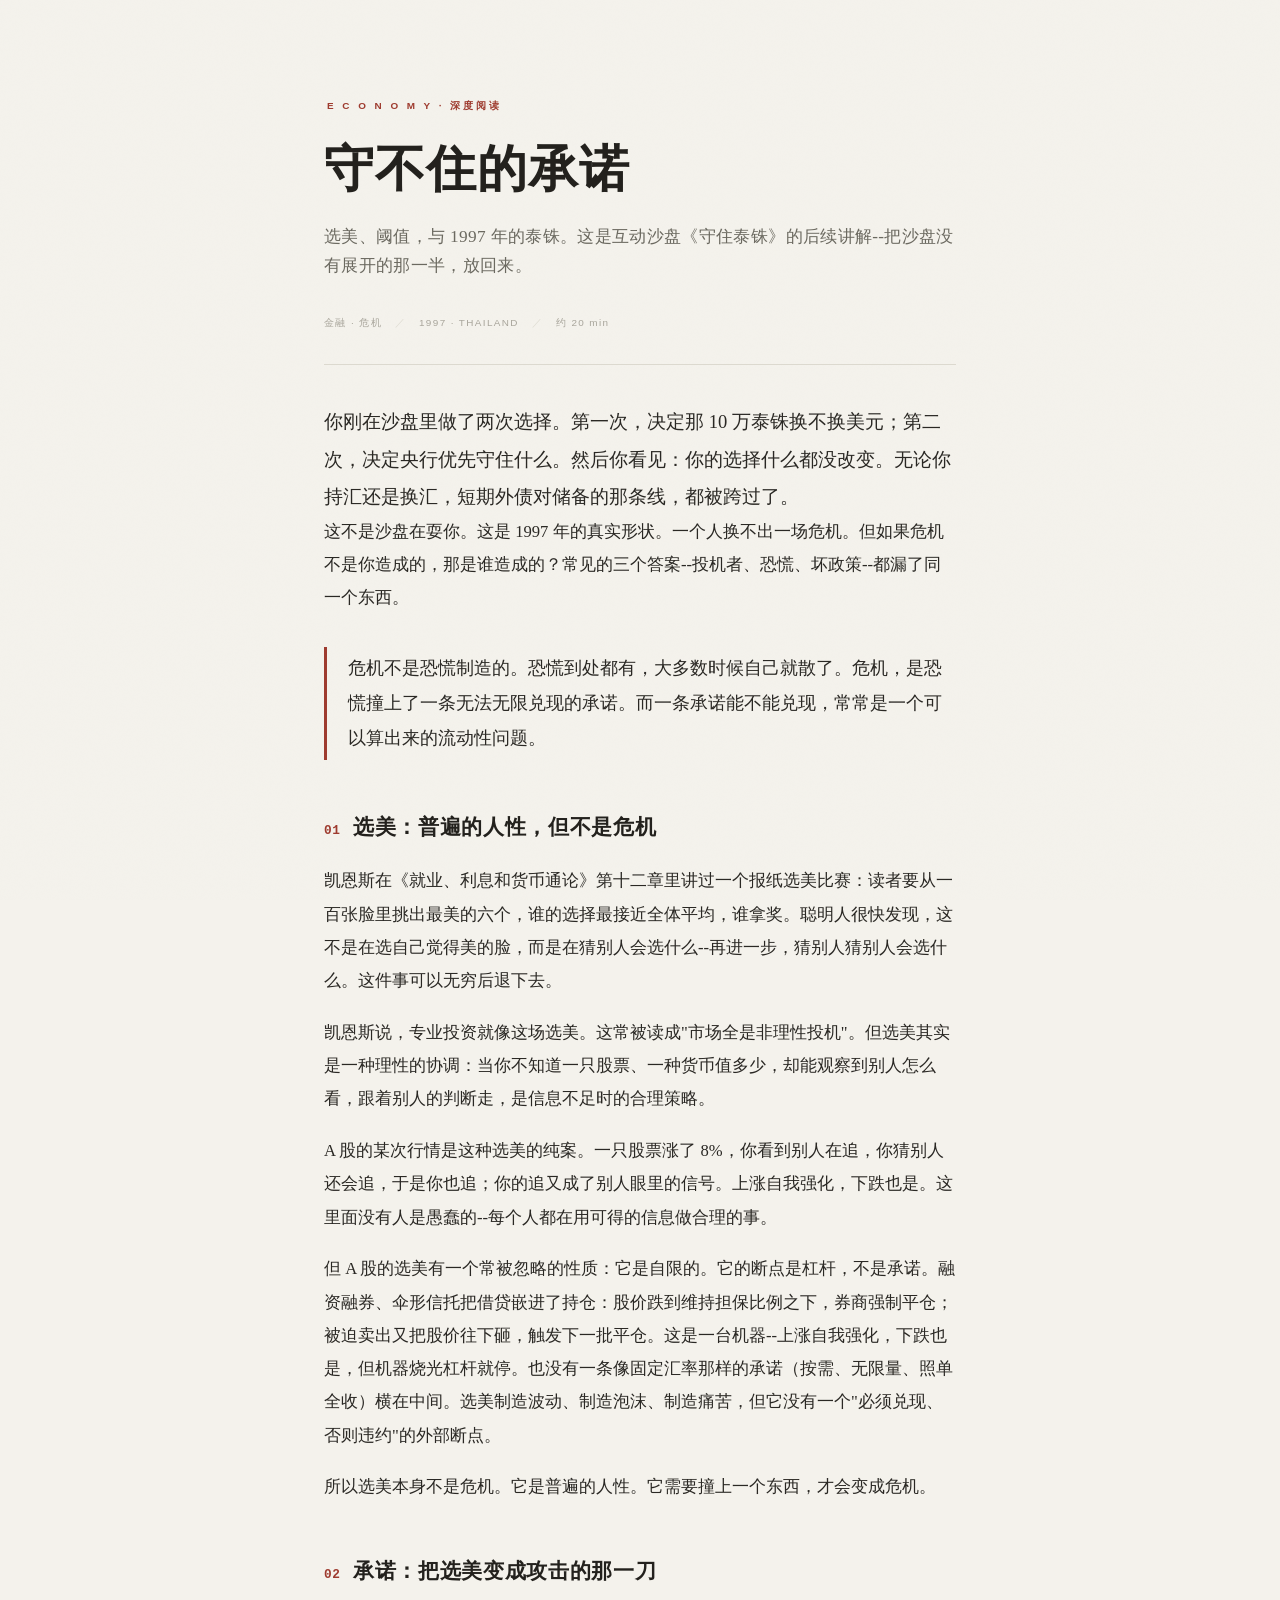
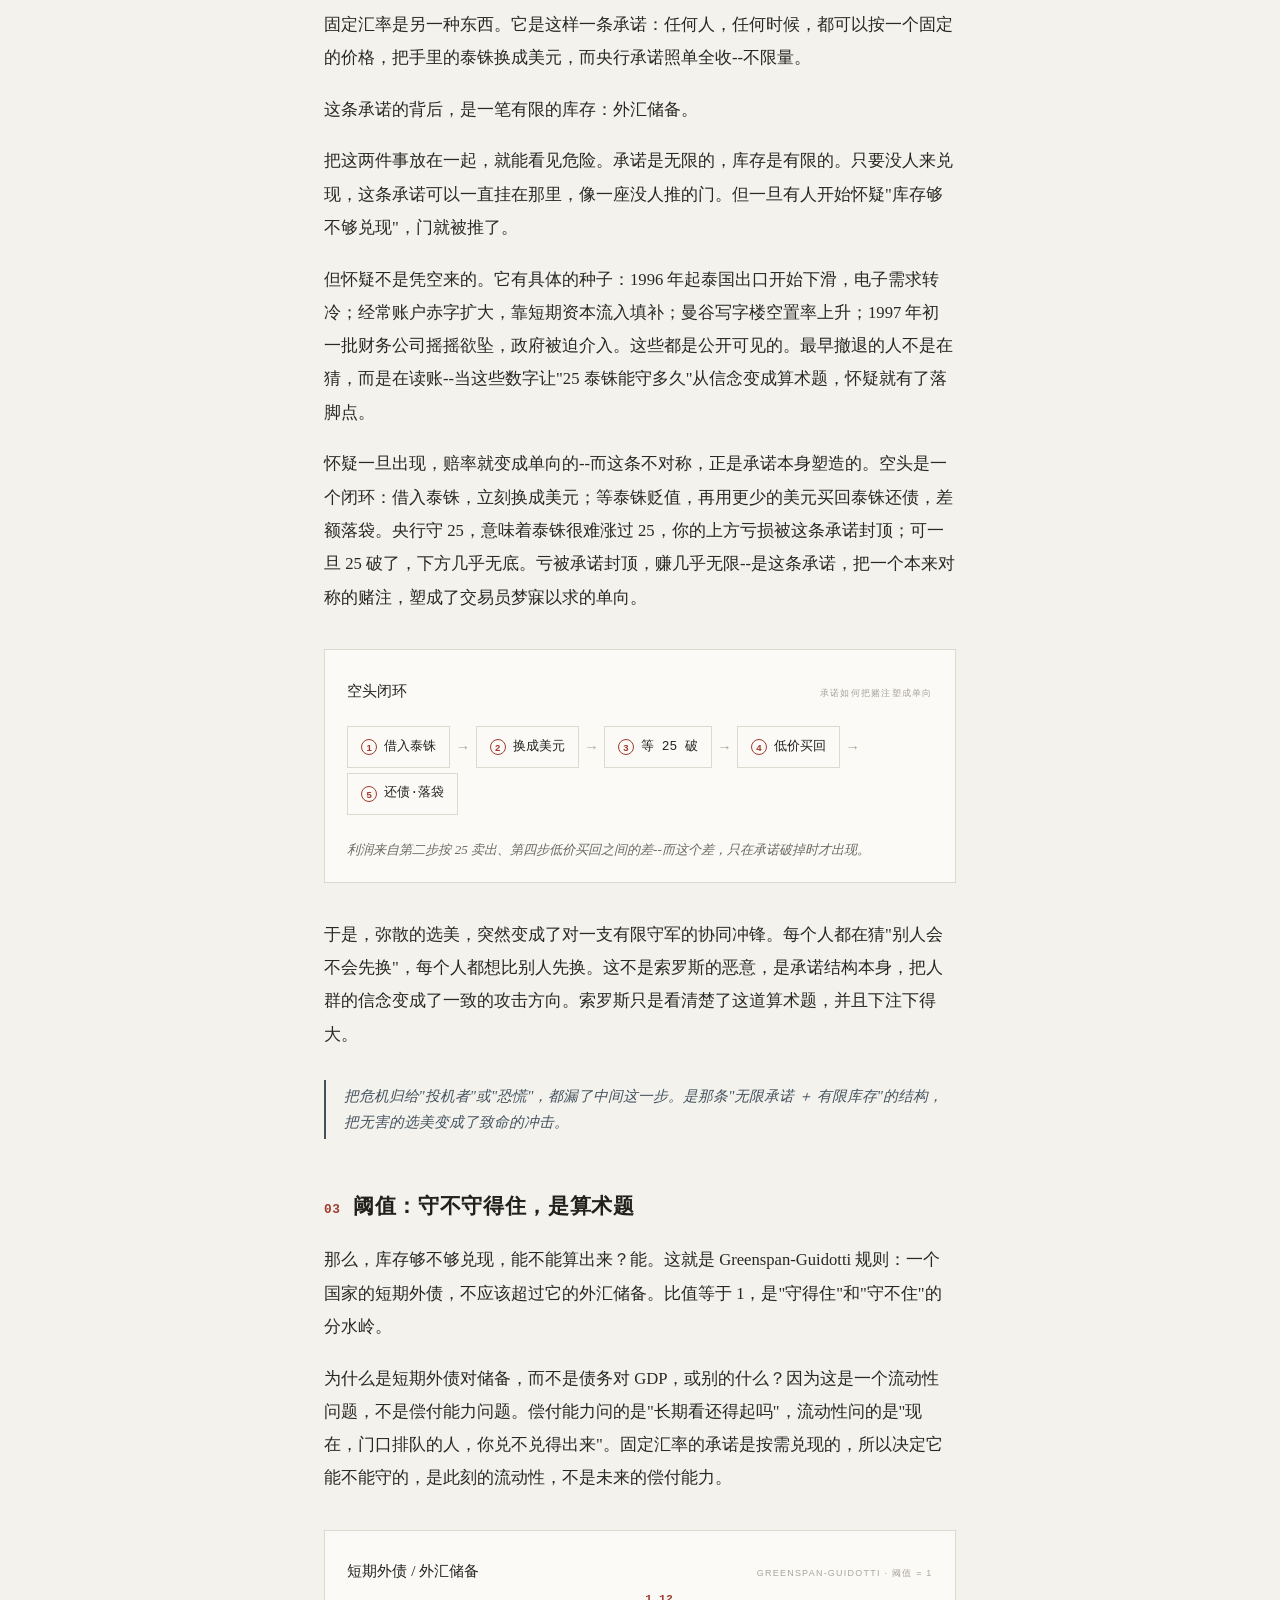
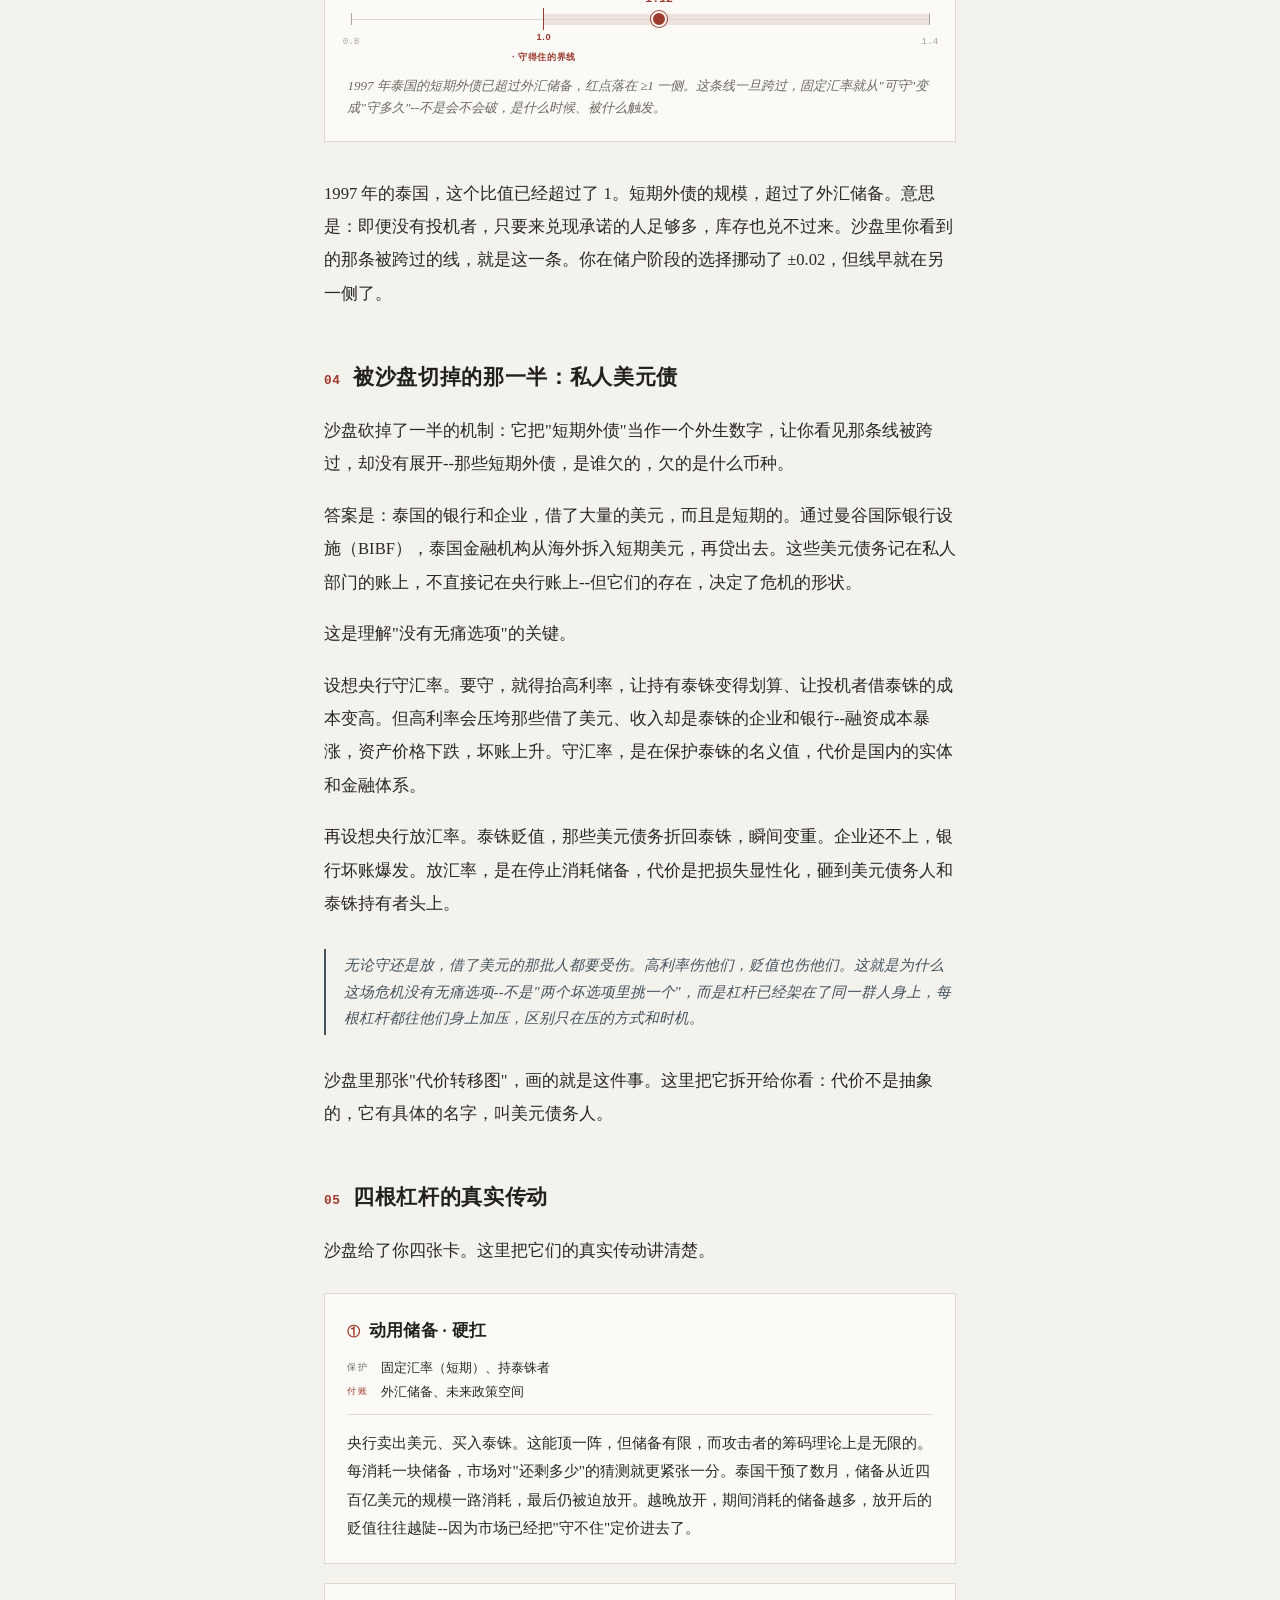
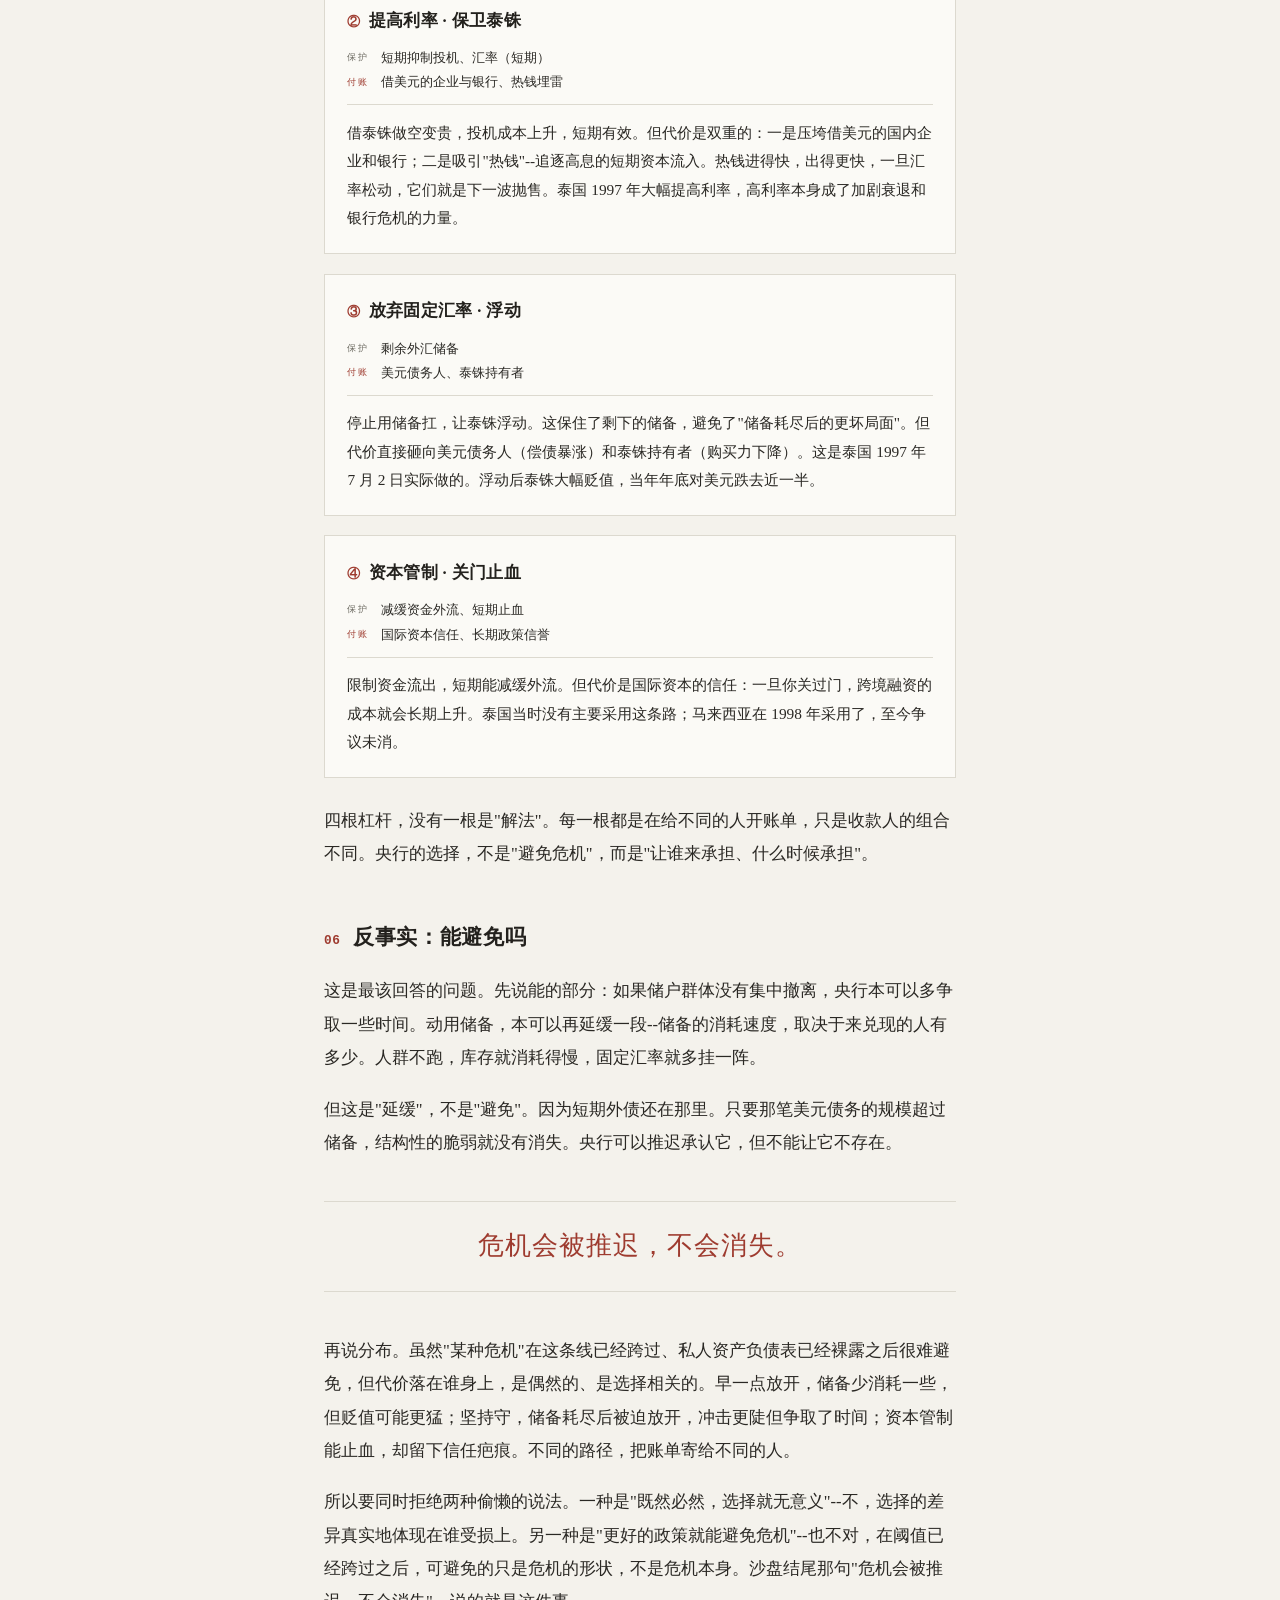
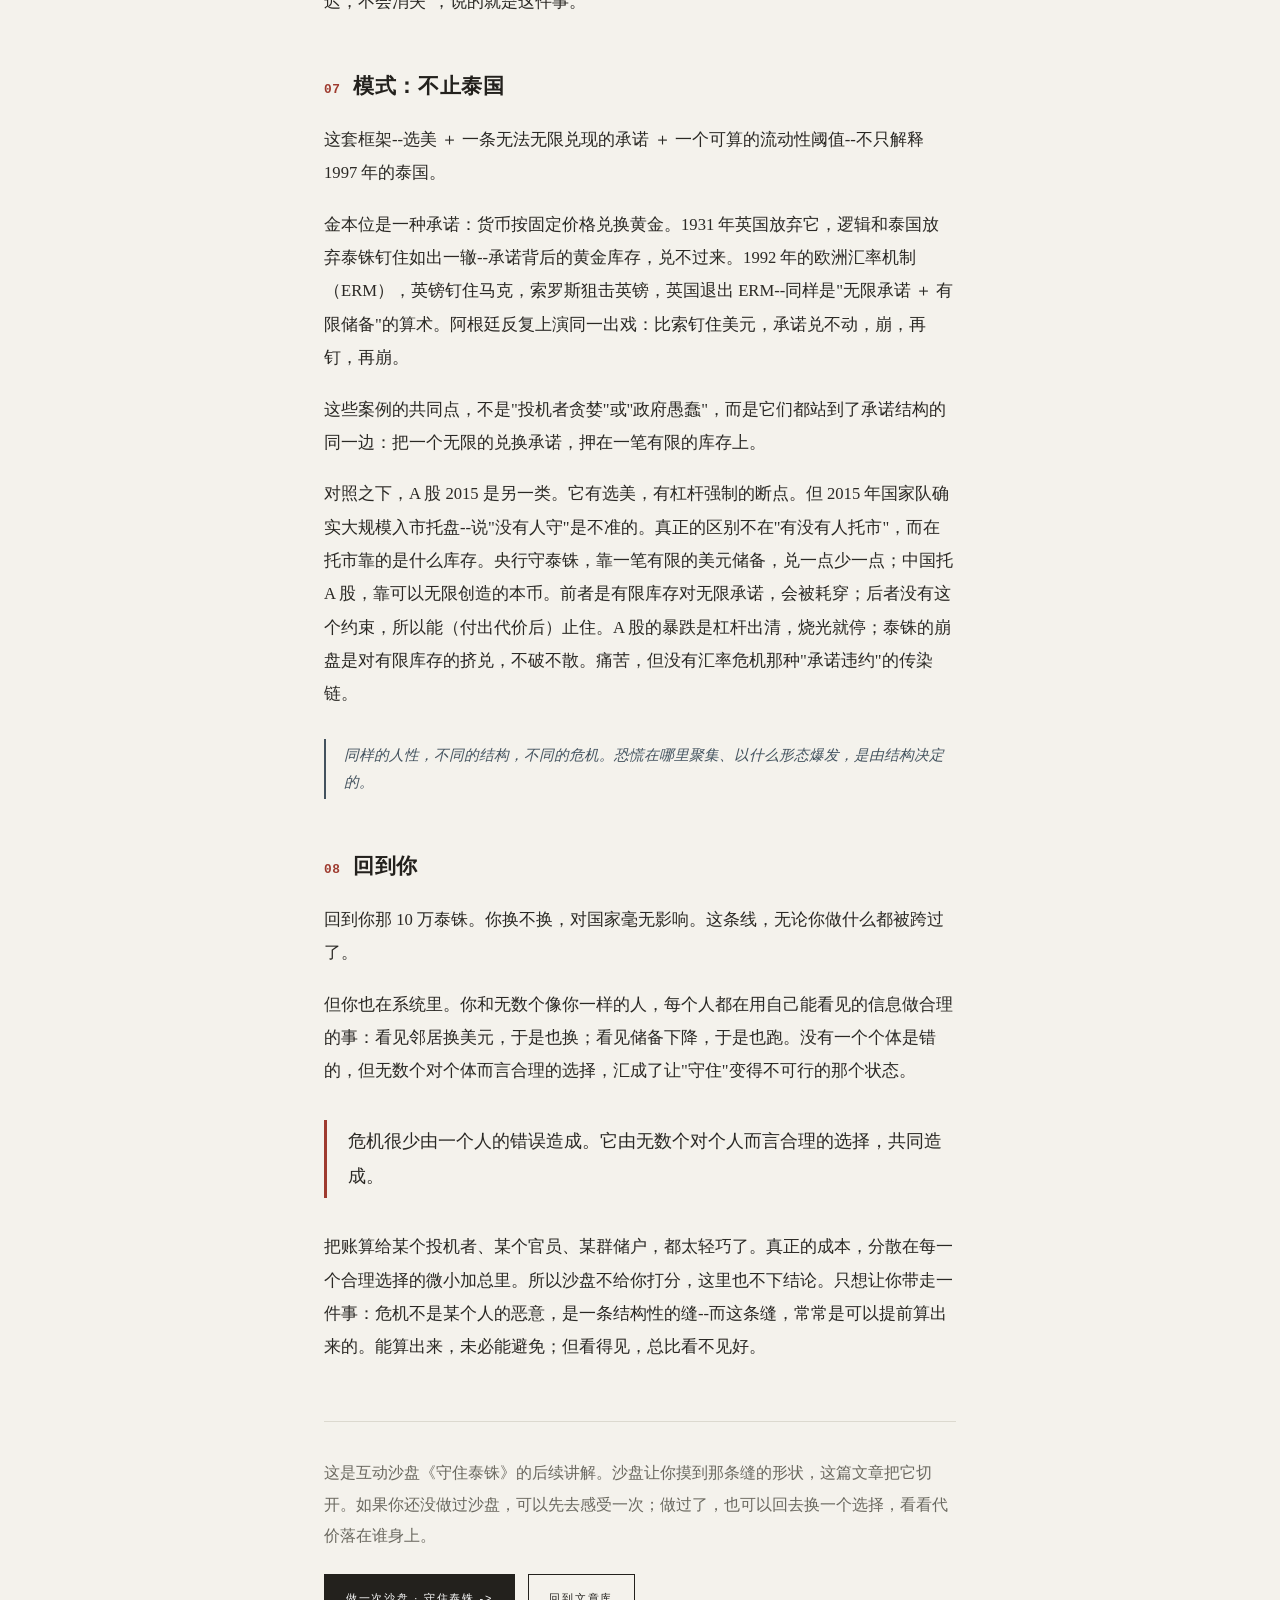
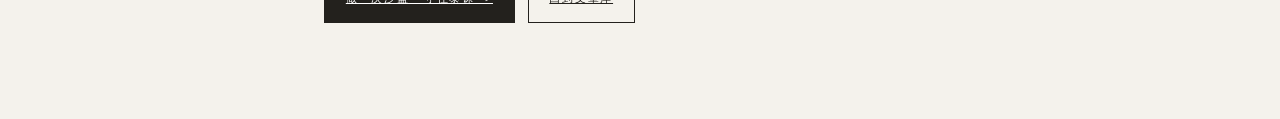
<file: articles/unkeepable-promise.html>
<!doctype html>
<html lang="zh-CN">
<head>
  <meta charset="utf-8">
  <meta name="viewport" content="width=device-width, initial-scale=1">
  <meta name="theme-color" content="#f4f2ec">
  <meta name="description" content="守不住的承诺：选美、阈值，与 1997 年的泰铢。沙盘《守住泰铢》的深度后续阅读。">
  <title>守不住的承诺｜深度阅读</title>
  <style>
    /* ============================================================
       长读文章 · 自包含。与沙盘同源（纸感 + 档案红 + 等宽数值），
       但更沉、更窄、更"讲解"。
       ============================================================ */
    :root {
      --bg: #f4f2ec;
      --paper: #fbfaf6;
      --ink: #23211d;
      --muted: #6b6960;
      --faint: #a8a59b;
      --line: #dcd9cf;
      --risk: #9e3b2f;
      --annotation: #43525e;
      --serif: "Noto Serif CJK SC", "Source Han Serif SC", "Songti SC", "STSong", serif;
      --sans: -apple-system, BlinkMacSystemFont, "Helvetica Neue", "PingFang SC", "Hiragino Sans GB", "Microsoft YaHei", sans-serif;
      --mono: "SF Mono", "JetBrains Mono", "Menlo", monospace;
    }
    * { box-sizing: border-box; }
    html { scroll-behavior: smooth; }
    body {
      margin: 0;
      color: var(--ink);
      background: var(--bg);
      font-family: var(--serif);
      -webkit-font-smoothing: antialiased;
      line-height: 1.95;
    }
    body::before {
      content: "";
      position: fixed;
      inset: 0;
      pointer-events: none;
      opacity: .1;
      background-image: url("data:image/svg+xml,%3Csvg xmlns='http://www.w3.org/2000/svg' width='180' height='180' viewBox='0 0 180 180'%3E%3Cfilter id='n'%3E%3CfeTurbulence type='fractalNoise' baseFrequency='.85' numOctaves='3' stitchTiles='stitch'/%3E%3C/filter%3E%3Crect width='100%25' height='100%25' filter='url(%23n)' opacity='.12'/%3E%3C/svg%3E");
      mix-blend-mode: multiply;
      z-index: -1;
    }

    .sheet {
      max-width: 680px;
      margin: 0 auto;
      padding: clamp(48px, 9vw, 96px) 24px 96px;
    }

    /* ---------- 文章头 ---------- */
    .kicker {
      margin: 0 0 1.4rem;
      color: var(--risk);
      font-family: var(--sans);
      font-size: .62rem;
      font-weight: 700;
      letter-spacing: .3em;
      text-indent: .3em;
    }
    h1.title {
      margin: 0;
      font-size: clamp(2.2rem, 6vw, 3.1rem);
      font-weight: 600;
      letter-spacing: .02em;
      line-height: 1.3;
    }
    .dek {
      margin: 1.2rem 0 0;
      color: var(--muted);
      font-size: 1.08rem;
      line-height: 1.7;
      letter-spacing: .02em;
    }
    .meta {
      display: flex;
      flex-wrap: wrap;
      gap: .8rem;
      margin: 2rem 0 0;
      padding-bottom: 2rem;
      border-bottom: 1px solid var(--line);
      color: var(--faint);
      font-family: var(--sans);
      font-size: .62rem;
      letter-spacing: .14em;
    }
    .meta .sep { color: var(--line); }

    /* ---------- 正文 ---------- */
    .lead {
      margin: 2.4rem 0 0;
      font-size: 1.16rem;
      line-height: 2;
      color: #2a2824;
    }
    p { margin: 0 0 1.15rem; font-size: 1.04rem; line-height: 2; color: #2a2824; }
    p:last-child { margin-bottom: 0; }

    h2 {
      margin: 3.2rem 0 1.3rem;
      font-size: 1.34rem;
      font-weight: 600;
      letter-spacing: .03em;
      line-height: 1.5;
      display: flex;
      align-items: baseline;
      gap: .8rem;
    }
    h2 .n {
      flex-shrink: 0;
      color: var(--risk);
      font-family: var(--mono);
      font-size: .8rem;
      font-weight: 700;
      letter-spacing: .04em;
    }

    /* ---------- 引文 / 落句 ---------- */
    blockquote.pull {
      margin: 2rem 0;
      padding: .3rem 0 .3rem 1.3rem;
      border-left: 3px solid var(--risk);
      font-size: 1.14rem;
      line-height: 1.9;
      color: #23211d;
    }
    blockquote.pull p { margin: 0; font-size: inherit; line-height: inherit; }
    blockquote.pull + blockquote.pull { margin-top: -1rem; }

    /* ---------- 阈值图 ---------- */
    figure {
      margin: 2.2rem 0;
      padding: 1.6rem 1.4rem 1.3rem;
      border: 1px solid var(--line);
      background: var(--paper);
    }
    figure .flabel {
      display: flex;
      align-items: baseline;
      justify-content: space-between;
      margin: 0 0 1.3rem;
    }
    figure .flabel .name { font-size: .96rem; }
    figure .flabel .scale { color: var(--faint); font-family: var(--sans); font-size: .56rem; letter-spacing: .14em; }
    .ruler-track { position: relative; height: 44px; margin: 0 .2rem; }
    .ruler-line { position: absolute; left: 0; right: 0; top: 12px; height: 1px; background: var(--line); }
    .ruler-tick { position: absolute; top: 6px; width: 1px; height: 12px; background: var(--faint); }
    .ruler-tick span { position: absolute; top: 20px; left: 50%; transform: translateX(-50%); font-family: var(--mono); font-size: .58rem; color: var(--faint); white-space: nowrap; }
    .ruler-tick.thr { background: var(--risk); height: 22px; top: 1px; }
    .ruler-tick.thr span { color: var(--risk); font-family: var(--sans); font-weight: 700; font-size: .58rem; letter-spacing: .06em; }
    .ruler-dot { position: absolute; top: 4px; width: 16px; height: 16px; border-radius: 50%; background: var(--risk); border: 2px solid var(--paper); box-shadow: 0 0 0 1px var(--risk); transform: translateX(-50%); }
    .ruler-dot span { position: absolute; top: -1.6rem; left: 50%; transform: translateX(-50%); font-family: var(--mono); font-size: .72rem; color: var(--risk); font-weight: 700; white-space: nowrap; }
    figure figcaption { margin: 1.5rem 0 0; color: var(--muted); font-size: .82rem; line-height: 1.7; font-style: italic; }

    /* ---------- 四杠杆分块 ---------- */
    .levers { display: grid; gap: 1.2rem; margin: 1.6rem 0; }
    .lever { padding: 1.3rem 1.4rem; border: 1px solid var(--line); background: var(--paper); }
    .lever h3 { margin: 0 0 .6rem; font-size: 1.04rem; font-weight: 600; letter-spacing: .02em; display: flex; align-items: baseline; gap: .5rem; }
    .lever h3 .n { color: var(--risk); font-family: var(--mono); font-size: .82rem; }
    .lever p { margin: 0; font-size: .96rem; line-height: 1.85; }

    /* ---------- 旁注 ---------- */
    aside.note {
      margin: 1.8rem 0;
      padding: .2rem 0 .2rem 1.1rem;
      border-left: 2px solid var(--annotation);
      color: var(--annotation);
      font-size: .92rem;
      line-height: 1.8;
      font-style: italic;
    }

    /* ---------- 文章尾 / 交叉链接 ---------- */
    .essay-end { margin: 3.6rem 0 0; padding-top: 2.2rem; border-top: 1px solid var(--line); }
    .essay-end p { color: var(--muted); font-size: .98rem; }
    .crosslinks { display: flex; flex-wrap: wrap; gap: .8rem; margin-top: 1.4rem; }
    .crosslinks a {
      display: inline-flex;
      align-items: center;
      gap: .5rem;
      padding: .8rem 1.3rem;
      border: 1px solid var(--ink);
      background: var(--ink);
      color: #fff;
      font-family: var(--sans);
      font-size: .68rem;
      letter-spacing: .16em;
      transition: opacity .2s ease;
    }
    .crosslinks a:hover { opacity: .82; }
    .crosslinks a.ghost { background: transparent; color: var(--ink); }

    /* ---------- 门槛图：≥1 危险区 ---------- */
    .ruler-zone { position: absolute; left: 33.3%; right: 0; top: 7px; height: 11px; background: rgba(158, 59, 47, .13); border-radius: 2px; }

    /* ---------- 杠杆卡：保护 / 付账 ---------- */
    .lever-bill { display: grid; grid-template-columns: auto 1fr; gap: .2rem .8rem; margin: 0 0 .85rem; padding-bottom: .75rem; border-bottom: 1px solid var(--line); font-size: .82rem; line-height: 1.6; }
    .lever-bill dt { color: var(--muted); font-family: var(--sans); font-size: .58rem; letter-spacing: .14em; align-self: center; }
    .lever-bill dd { margin: 0; color: #2a2824; }
    .lever-bill dt.pay { color: var(--risk); }

    /* ---------- 立柱引文（全文铰链） ---------- */
    blockquote.pull.pillar { border-left: 0; border-top: 1px solid var(--line); border-bottom: 1px solid var(--line); text-align: center; padding: 1.6rem 0; margin: 2.6rem 0; }
    blockquote.pull.pillar p { font-size: clamp(1.3rem, 4vw, 1.6rem); line-height: 1.5; letter-spacing: .04em; color: var(--risk); }

    /* ---------- 空头闭环图 ---------- */
    .loop-steps { display: flex; flex-wrap: wrap; align-items: center; gap: .35rem; margin: 0; }
    .loop-steps .step { display: inline-flex; align-items: center; gap: .45rem; padding: .45rem .8rem; font-family: var(--mono); font-size: .8rem; color: var(--ink); background: var(--paper); border: 1px solid var(--line); }
    .loop-steps .step i { font-style: normal; font-family: var(--sans); font-size: .6rem; font-weight: 700; color: var(--risk); width: 1rem; height: 1rem; line-height: 1rem; text-align: center; border: 1px solid var(--risk); border-radius: 50%; }
    .loop-steps .arr { color: var(--faint); font-family: var(--sans); font-size: .9rem; }

    @media (max-width: 560px) {
      .sheet { padding: 40px 20px 64px; }
      h2 { font-size: 1.22rem; }
      .ruler-tick.thr .full { display: none; }
      .loop-steps .step { font-size: .74rem; padding: .4rem .65rem; }
    }
    @media (prefers-reduced-motion: reduce) { html { scroll-behavior: auto; } }
  </style>
</head>
<body>
  <article class="sheet">
    <p class="kicker">E C O N O M Y · 深度阅读</p>
    <h1 class="title">守不住的承诺</h1>
    <p class="dek">选美、阈值，与 1997 年的泰铢。这是互动沙盘《守住泰铢》的后续讲解--把沙盘没有展开的那一半，放回来。</p>
    <div class="meta">
      <span>金融 · 危机</span><span class="sep">／</span>
      <span>1997 · THAILAND</span><span class="sep">／</span>
      <span>约 20 min</span>
    </div>

    <p class="lead">你刚在沙盘里做了两次选择。第一次，决定那 10 万泰铢换不换美元；第二次，决定央行优先守住什么。然后你看见：你的选择什么都没改变。无论你持汇还是换汇，短期外债对储备的那条线，都被跨过了。</p>

    <p>这不是沙盘在耍你。这是 1997 年的真实形状。一个人换不出一场危机。但如果危机不是你造成的，那是谁造成的？常见的三个答案--投机者、恐慌、坏政策--都漏了同一个东西。</p>

    <blockquote class="pull"><p>危机不是恐慌制造的。恐慌到处都有，大多数时候自己就散了。危机，是恐慌撞上了一条无法无限兑现的承诺。而一条承诺能不能兑现，常常是一个可以算出来的流动性问题。</p></blockquote>

    <h2><span class="n">01</span>选美：普遍的人性，但不是危机</h2>
    <p>凯恩斯在《就业、利息和货币通论》第十二章里讲过一个报纸选美比赛：读者要从一百张脸里挑出最美的六个，谁的选择最接近全体平均，谁拿奖。聪明人很快发现，这不是在选自己觉得美的脸，而是在猜别人会选什么--再进一步，猜别人猜别人会选什么。这件事可以无穷后退下去。</p>
    <p>凯恩斯说，专业投资就像这场选美。这常被读成"市场全是非理性投机"。但选美其实是一种理性的协调：当你不知道一只股票、一种货币值多少，却能观察到别人怎么看，跟着别人的判断走，是信息不足时的合理策略。</p>
    <p>A 股的某次行情是这种选美的纯案。一只股票涨了 8%，你看到别人在追，你猜别人还会追，于是你也追；你的追又成了别人眼里的信号。上涨自我强化，下跌也是。这里面没有人是愚蠢的--每个人都在用可得的信息做合理的事。</p>
    <p>但 A 股的选美有一个常被忽略的性质：它是自限的。它的断点是杠杆，不是承诺。融资融券、伞形信托把借贷嵌进了持仓：股价跌到维持担保比例之下，券商强制平仓；被迫卖出又把股价往下砸，触发下一批平仓。这是一台机器--上涨自我强化，下跌也是，但机器烧光杠杆就停。也没有一条像固定汇率那样的承诺（按需、无限量、照单全收）横在中间。选美制造波动、制造泡沫、制造痛苦，但它没有一个"必须兑现、否则违约"的外部断点。</p>
    <p>所以选美本身不是危机。它是普遍的人性。它需要撞上一个东西，才会变成危机。</p>

    <h2><span class="n">02</span>承诺：把选美变成攻击的那一刀</h2>
    <p>固定汇率是另一种东西。它是这样一条承诺：任何人，任何时候，都可以按一个固定的价格，把手里的泰铢换成美元，而央行承诺照单全收--不限量。</p>
    <p>这条承诺的背后，是一笔有限的库存：外汇储备。</p>
    <p>把这两件事放在一起，就能看见危险。承诺是无限的，库存是有限的。只要没人来兑现，这条承诺可以一直挂在那里，像一座没人推的门。但一旦有人开始怀疑"库存够不够兑现"，门就被推了。</p>
    <p>但怀疑不是凭空来的。它有具体的种子：1996 年起泰国出口开始下滑，电子需求转冷；经常账户赤字扩大，靠短期资本流入填补；曼谷写字楼空置率上升；1997 年初一批财务公司摇摇欲坠，政府被迫介入。这些都是公开可见的。最早撤退的人不是在猜，而是在读账--当这些数字让"25 泰铢能守多久"从信念变成算术题，怀疑就有了落脚点。</p>
    <p>怀疑一旦出现，赔率就变成单向的--而这条不对称，正是承诺本身塑造的。空头是一个闭环：借入泰铢，立刻换成美元；等泰铢贬值，再用更少的美元买回泰铢还债，差额落袋。央行守 25，意味着泰铢很难涨过 25，你的上方亏损被这条承诺封顶；可一旦 25 破了，下方几乎无底。亏被承诺封顶，赚几乎无限--是这条承诺，把一个本来对称的赌注，塑成了交易员梦寐以求的单向。</p>
    <figure class="loop">
      <div class="flabel"><span class="name">空头闭环</span><span class="scale">承诺如何把赌注塑成单向</span></div>
      <div class="loop-steps">
        <span class="step"><i>1</i>借入泰铢</span>
        <span class="arr" aria-hidden="true">→</span>
        <span class="step"><i>2</i>换成美元</span>
        <span class="arr" aria-hidden="true">→</span>
        <span class="step"><i>3</i>等 25 破</span>
        <span class="arr" aria-hidden="true">→</span>
        <span class="step"><i>4</i>低价买回</span>
        <span class="arr" aria-hidden="true">→</span>
        <span class="step"><i>5</i>还债·落袋</span>
      </div>
      <figcaption>利润来自第二步按 25 卖出、第四步低价买回之间的差--而这个差，只在承诺破掉时才出现。</figcaption>
    </figure>
    <p>于是，弥散的选美，突然变成了对一支有限守军的协同冲锋。每个人都在猜"别人会不会先换"，每个人都想比别人先换。这不是索罗斯的恶意，是承诺结构本身，把人群的信念变成了一致的攻击方向。索罗斯只是看清楚了这道算术题，并且下注下得大。</p>
    <aside class="note">把危机归给"投机者"或"恐慌"，都漏了中间这一步。是那条"无限承诺 ＋ 有限库存"的结构，把无害的选美变成了致命的冲击。</aside>

    <h2><span class="n">03</span>阈值：守不守得住，是算术题</h2>
    <p>那么，库存够不够兑现，能不能算出来？能。这就是 Greenspan-Guidotti 规则：一个国家的短期外债，不应该超过它的外汇储备。比值等于 1，是"守得住"和"守不住"的分水岭。</p>
    <p>为什么是短期外债对储备，而不是债务对 GDP，或别的什么？因为这是一个流动性问题，不是偿付能力问题。偿付能力问的是"长期看还得起吗"，流动性问的是"现在，门口排队的人，你兑不兑得出来"。固定汇率的承诺是按需兑现的，所以决定它能不能守的，是此刻的流动性，不是未来的偿付能力。</p>

    <figure>
      <div class="flabel"><span class="name">短期外债 / 外汇储备</span><span class="scale">GREENSPAN-GUIDOTTI · 阈值 = 1</span></div>
      <div class="ruler-track">
        <div class="ruler-zone" aria-hidden="true"></div>
        <div class="ruler-line"></div>
        <div class="ruler-tick" style="left:0%"><span>0.8</span></div>
        <div class="ruler-tick thr" style="left:33.3%"><span>1.0 <span class="full">· 守得住的界线</span></span></div>
        <div class="ruler-tick" style="left:100%"><span>1.4</span></div>
        <div class="ruler-dot" style="left:53.3%"><span>1.12</span></div>
      </div>
      <figcaption>1997 年泰国的短期外债已超过外汇储备，红点落在 ≥1 一侧。这条线一旦跨过，固定汇率就从"可守"变成"守多久"--不是会不会破，是什么时候、被什么触发。</figcaption>
    </figure>

    <p>1997 年的泰国，这个比值已经超过了 1。短期外债的规模，超过了外汇储备。意思是：即便没有投机者，只要来兑现承诺的人足够多，库存也兑不过来。沙盘里你看到的那条被跨过的线，就是这一条。你在储户阶段的选择挪动了 ±0.02，但线早就在另一侧了。</p>

    <h2><span class="n">04</span>被沙盘切掉的那一半：私人美元债</h2>
    <p>沙盘砍掉了一半的机制：它把"短期外债"当作一个外生数字，让你看见那条线被跨过，却没有展开--那些短期外债，是谁欠的，欠的是什么币种。</p>
    <p>答案是：泰国的银行和企业，借了大量的美元，而且是短期的。通过曼谷国际银行设施（BIBF），泰国金融机构从海外拆入短期美元，再贷出去。这些美元债务记在私人部门的账上，不直接记在央行账上--但它们的存在，决定了危机的形状。</p>
    <p>这是理解"没有无痛选项"的关键。</p>
    <p>设想央行守汇率。要守，就得抬高利率，让持有泰铢变得划算、让投机者借泰铢的成本变高。但高利率会压垮那些借了美元、收入却是泰铢的企业和银行--融资成本暴涨，资产价格下跌，坏账上升。守汇率，是在保护泰铢的名义值，代价是国内的实体和金融体系。</p>
    <p>再设想央行放汇率。泰铢贬值，那些美元债务折回泰铢，瞬间变重。企业还不上，银行坏账爆发。放汇率，是在停止消耗储备，代价是把损失显性化，砸到美元债务人和泰铢持有者头上。</p>
    <aside class="note">无论守还是放，借了美元的那批人都要受伤。高利率伤他们，贬值也伤他们。这就是为什么这场危机没有无痛选项--不是"两个坏选项里挑一个"，而是杠杆已经架在了同一群人身上，每根杠杆都往他们身上加压，区别只在压的方式和时机。</aside>
    <p>沙盘里那张"代价转移图"，画的就是这件事。这里把它拆开给你看：代价不是抽象的，它有具体的名字，叫美元债务人。</p>

    <h2><span class="n">05</span>四根杠杆的真实传动</h2>
    <p>沙盘给了你四张卡。这里把它们的真实传动讲清楚。</p>
    <div class="levers">
      <div class="lever">
        <h3><span class="n">①</span>动用储备 · 硬扛</h3>
        <dl class="lever-bill"><dt>保护</dt><dd>固定汇率（短期）、持泰铢者</dd><dt class="pay">付账</dt><dd>外汇储备、未来政策空间</dd></dl>
        <p>央行卖出美元、买入泰铢。这能顶一阵，但储备有限，而攻击者的筹码理论上是无限的。每消耗一块储备，市场对"还剩多少"的猜测就更紧张一分。泰国干预了数月，储备从近四百亿美元的规模一路消耗，最后仍被迫放开。越晚放开，期间消耗的储备越多，放开后的贬值往往越陡--因为市场已经把"守不住"定价进去了。</p>
      </div>
      <div class="lever">
        <h3><span class="n">②</span>提高利率 · 保卫泰铢</h3>
        <dl class="lever-bill"><dt>保护</dt><dd>短期抑制投机、汇率（短期）</dd><dt class="pay">付账</dt><dd>借美元的企业与银行、热钱埋雷</dd></dl>
        <p>借泰铢做空变贵，投机成本上升，短期有效。但代价是双重的：一是压垮借美元的国内企业和银行；二是吸引"热钱"--追逐高息的短期资本流入。热钱进得快，出得更快，一旦汇率松动，它们就是下一波抛售。泰国 1997 年大幅提高利率，高利率本身成了加剧衰退和银行危机的力量。</p>
      </div>
      <div class="lever">
        <h3><span class="n">③</span>放弃固定汇率 · 浮动</h3>
        <dl class="lever-bill"><dt>保护</dt><dd>剩余外汇储备</dd><dt class="pay">付账</dt><dd>美元债务人、泰铢持有者</dd></dl>
        <p>停止用储备扛，让泰铢浮动。这保住了剩下的储备，避免了"储备耗尽后的更坏局面"。但代价直接砸向美元债务人（偿债暴涨）和泰铢持有者（购买力下降）。这是泰国 1997 年 7 月 2 日实际做的。浮动后泰铢大幅贬值，当年年底对美元跌去近一半。</p>
      </div>
      <div class="lever">
        <h3><span class="n">④</span>资本管制 · 关门止血</h3>
        <dl class="lever-bill"><dt>保护</dt><dd>减缓资金外流、短期止血</dd><dt class="pay">付账</dt><dd>国际资本信任、长期政策信誉</dd></dl>
        <p>限制资金流出，短期能减缓外流。但代价是国际资本的信任：一旦你关过门，跨境融资的成本就会长期上升。泰国当时没有主要采用这条路；马来西亚在 1998 年采用了，至今争议未消。</p>
      </div>
    </div>
    <p>四根杠杆，没有一根是"解法"。每一根都是在给不同的人开账单，只是收款人的组合不同。央行的选择，不是"避免危机"，而是"让谁来承担、什么时候承担"。</p>

    <h2><span class="n">06</span>反事实：能避免吗</h2>
    <p>这是最该回答的问题。先说能的部分：如果储户群体没有集中撤离，央行本可以多争取一些时间。动用储备，本可以再延缓一段--储备的消耗速度，取决于来兑现的人有多少。人群不跑，库存就消耗得慢，固定汇率就多挂一阵。</p>
    <p>但这是"延缓"，不是"避免"。因为短期外债还在那里。只要那笔美元债务的规模超过储备，结构性的脆弱就没有消失。央行可以推迟承认它，但不能让它不存在。</p>
    <blockquote class="pull pillar"><p>危机会被推迟，不会消失。</p></blockquote>
    <p>再说分布。虽然"某种危机"在这条线已经跨过、私人资产负债表已经裸露之后很难避免，但代价落在谁身上，是偶然的、是选择相关的。早一点放开，储备少消耗一些，但贬值可能更猛；坚持守，储备耗尽后被迫放开，冲击更陡但争取了时间；资本管制能止血，却留下信任疤痕。不同的路径，把账单寄给不同的人。</p>
    <p>所以要同时拒绝两种偷懒的说法。一种是"既然必然，选择就无意义"--不，选择的差异真实地体现在谁受损上。另一种是"更好的政策就能避免危机"--也不对，在阈值已经跨过之后，可避免的只是危机的形状，不是危机本身。沙盘结尾那句"危机会被推迟，不会消失"，说的就是这件事。</p>

    <h2><span class="n">07</span>模式：不止泰国</h2>
    <p>这套框架--选美 ＋ 一条无法无限兑现的承诺 ＋ 一个可算的流动性阈值--不只解释 1997 年的泰国。</p>
    <p>金本位是一种承诺：货币按固定价格兑换黄金。1931 年英国放弃它，逻辑和泰国放弃泰铢钉住如出一辙--承诺背后的黄金库存，兑不过来。1992 年的欧洲汇率机制（ERM），英镑钉住马克，索罗斯狙击英镑，英国退出 ERM--同样是"无限承诺 ＋ 有限储备"的算术。阿根廷反复上演同一出戏：比索钉住美元，承诺兑不动，崩，再钉，再崩。</p>
    <p>这些案例的共同点，不是"投机者贪婪"或"政府愚蠢"，而是它们都站到了承诺结构的同一边：把一个无限的兑换承诺，押在一笔有限的库存上。</p>
    <p>对照之下，A 股 2015 是另一类。它有选美，有杠杆强制的断点。但 2015 年国家队确实大规模入市托盘--说"没有人守"是不准的。真正的区别不在"有没有人托市"，而在托市靠的是什么库存。央行守泰铢，靠一笔有限的美元储备，兑一点少一点；中国托 A 股，靠可以无限创造的本币。前者是有限库存对无限承诺，会被耗穿；后者没有这个约束，所以能（付出代价后）止住。A 股的暴跌是杠杆出清，烧光就停；泰铢的崩盘是对有限库存的挤兑，不破不散。痛苦，但没有汇率危机那种"承诺违约"的传染链。</p>
    <aside class="note">同样的人性，不同的结构，不同的危机。恐慌在哪里聚集、以什么形态爆发，是由结构决定的。</aside>

    <h2><span class="n">08</span>回到你</h2>
    <p>回到你那 10 万泰铢。你换不换，对国家毫无影响。这条线，无论你做什么都被跨过了。</p>
    <p>但你也在系统里。你和无数个像你一样的人，每个人都在用自己能看见的信息做合理的事：看见邻居换美元，于是也换；看见储备下降，于是也跑。没有一个个体是错的，但无数个对个体而言合理的选择，汇成了让"守住"变得不可行的那个状态。</p>
    <blockquote class="pull"><p>危机很少由一个人的错误造成。它由无数个对个人而言合理的选择，共同造成。</p></blockquote>
    <p>把账算给某个投机者、某个官员、某群储户，都太轻巧了。真正的成本，分散在每一个合理选择的微小加总里。所以沙盘不给你打分，这里也不下结论。只想让你带走一件事：危机不是某个人的恶意，是一条结构性的缝--而这条缝，常常是可以提前算出来的。能算出来，未必能避免；但看得见，总比看不见好。</p>

    <footer class="essay-end">
      <p>这是互动沙盘《守住泰铢》的后续讲解。沙盘让你摸到那条缝的形状，这篇文章把它切开。如果你还没做过沙盘，可以先去感受一次；做过了，也可以回去换一个选择，看看代价落在谁身上。</p>
      <div class="crosslinks">
        <a href="../financial-sandbox/baht.html">做一次沙盘 · 守住泰铢 -></a>
        <a class="ghost" href="../index.html">回到文章库</a>
      </div>
    </footer>
  </article>
</body>
</html>
</file>
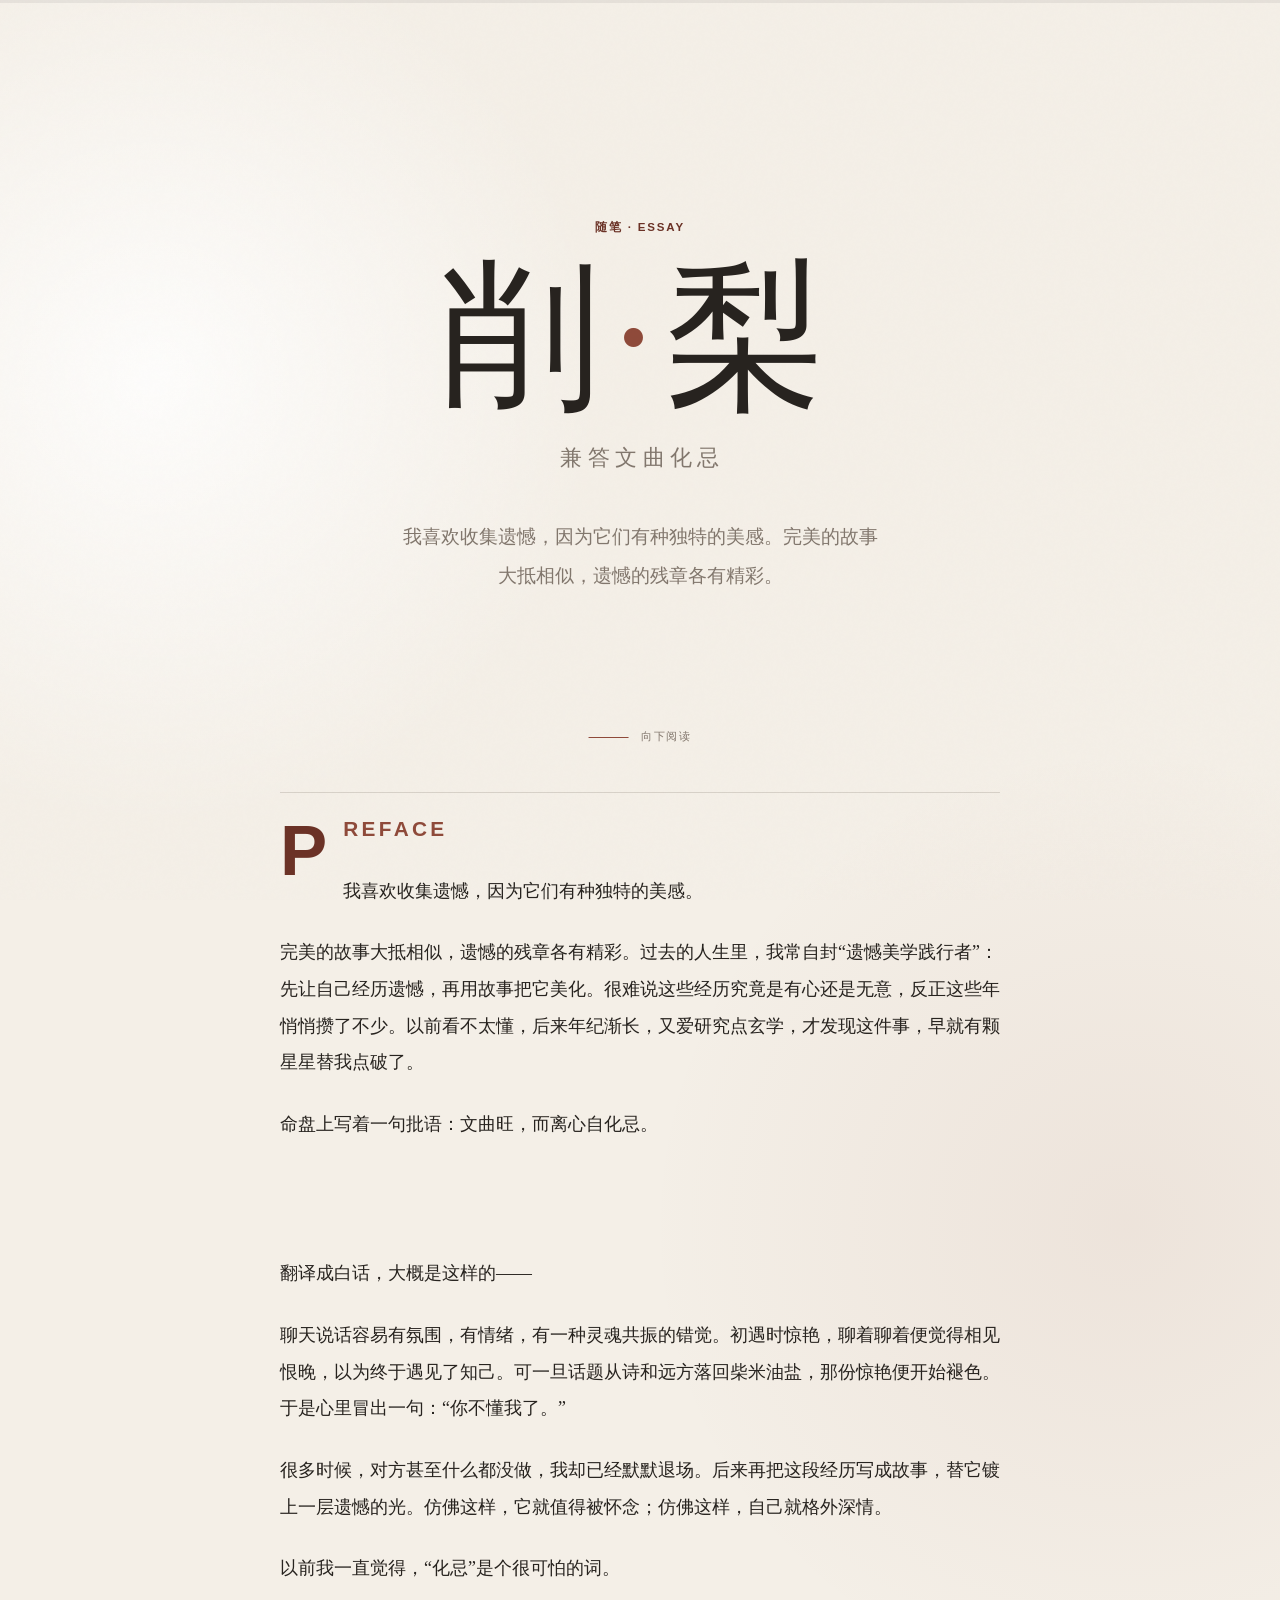
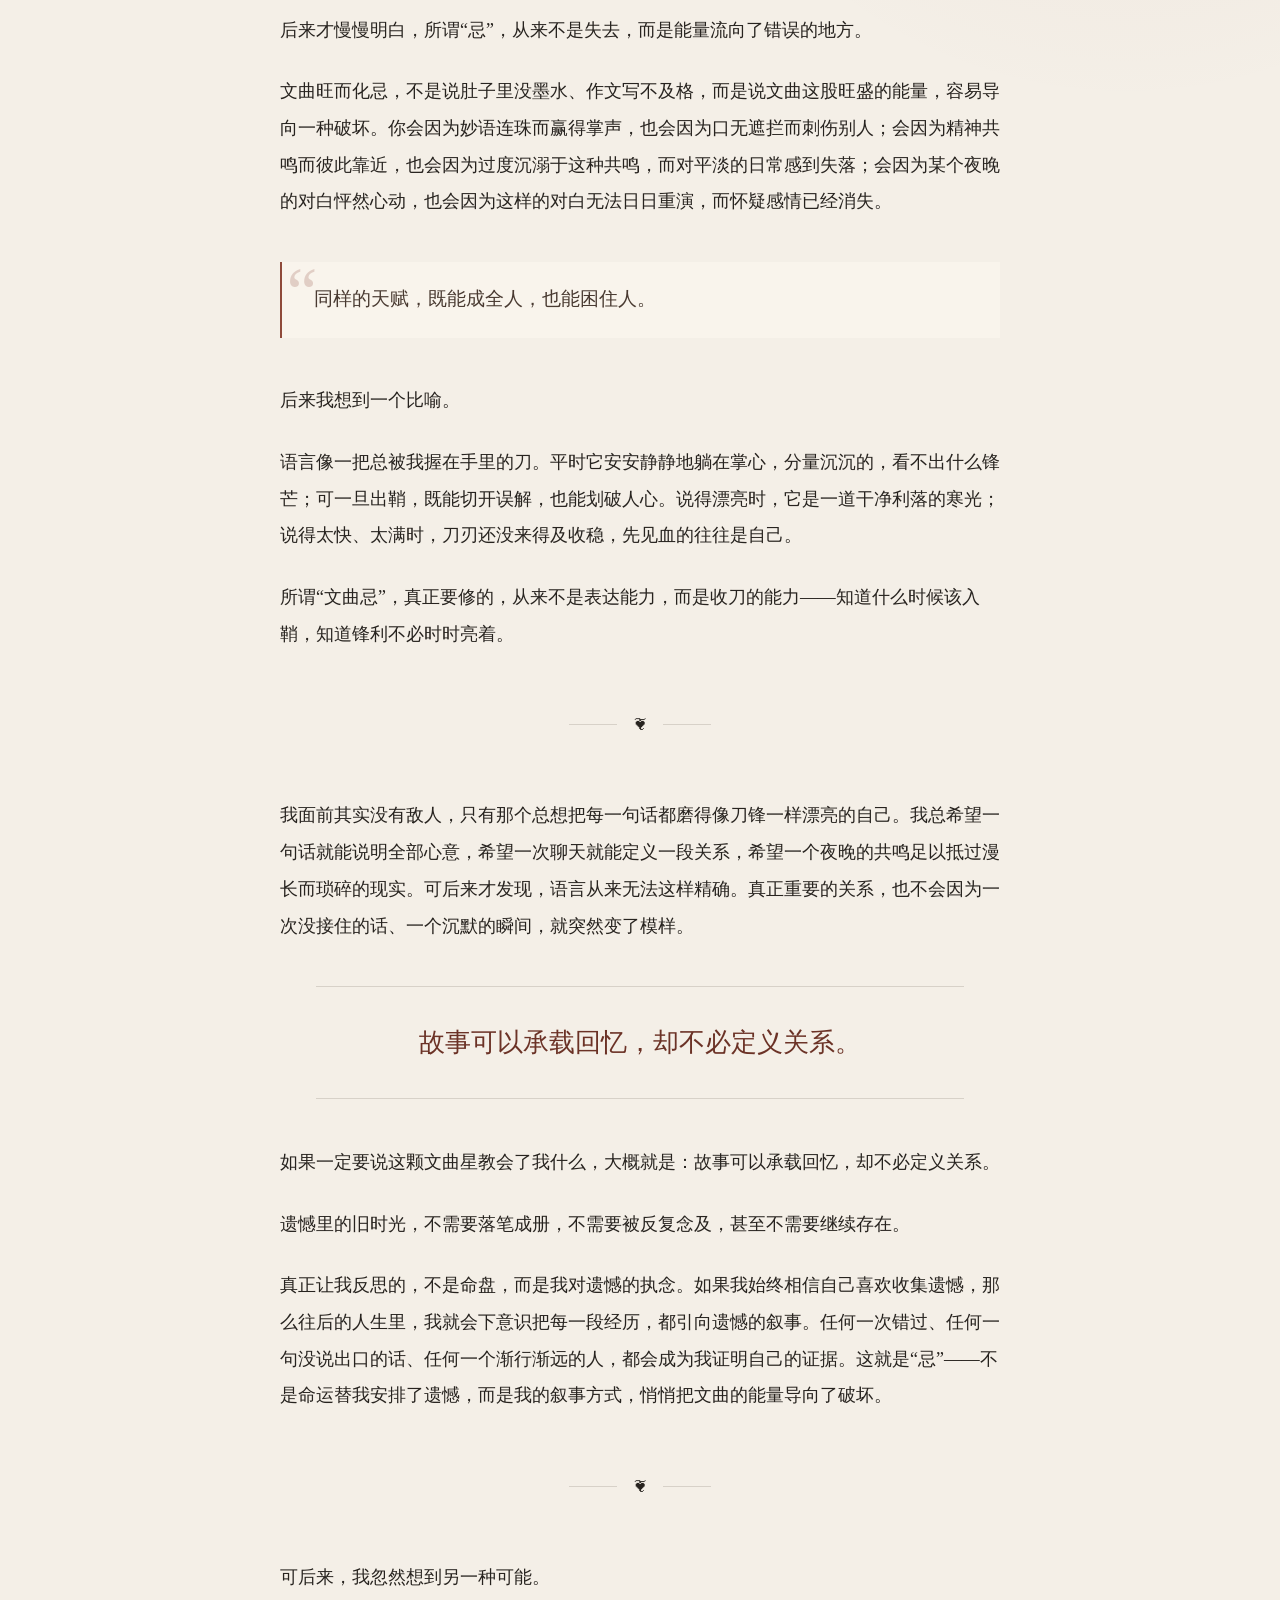
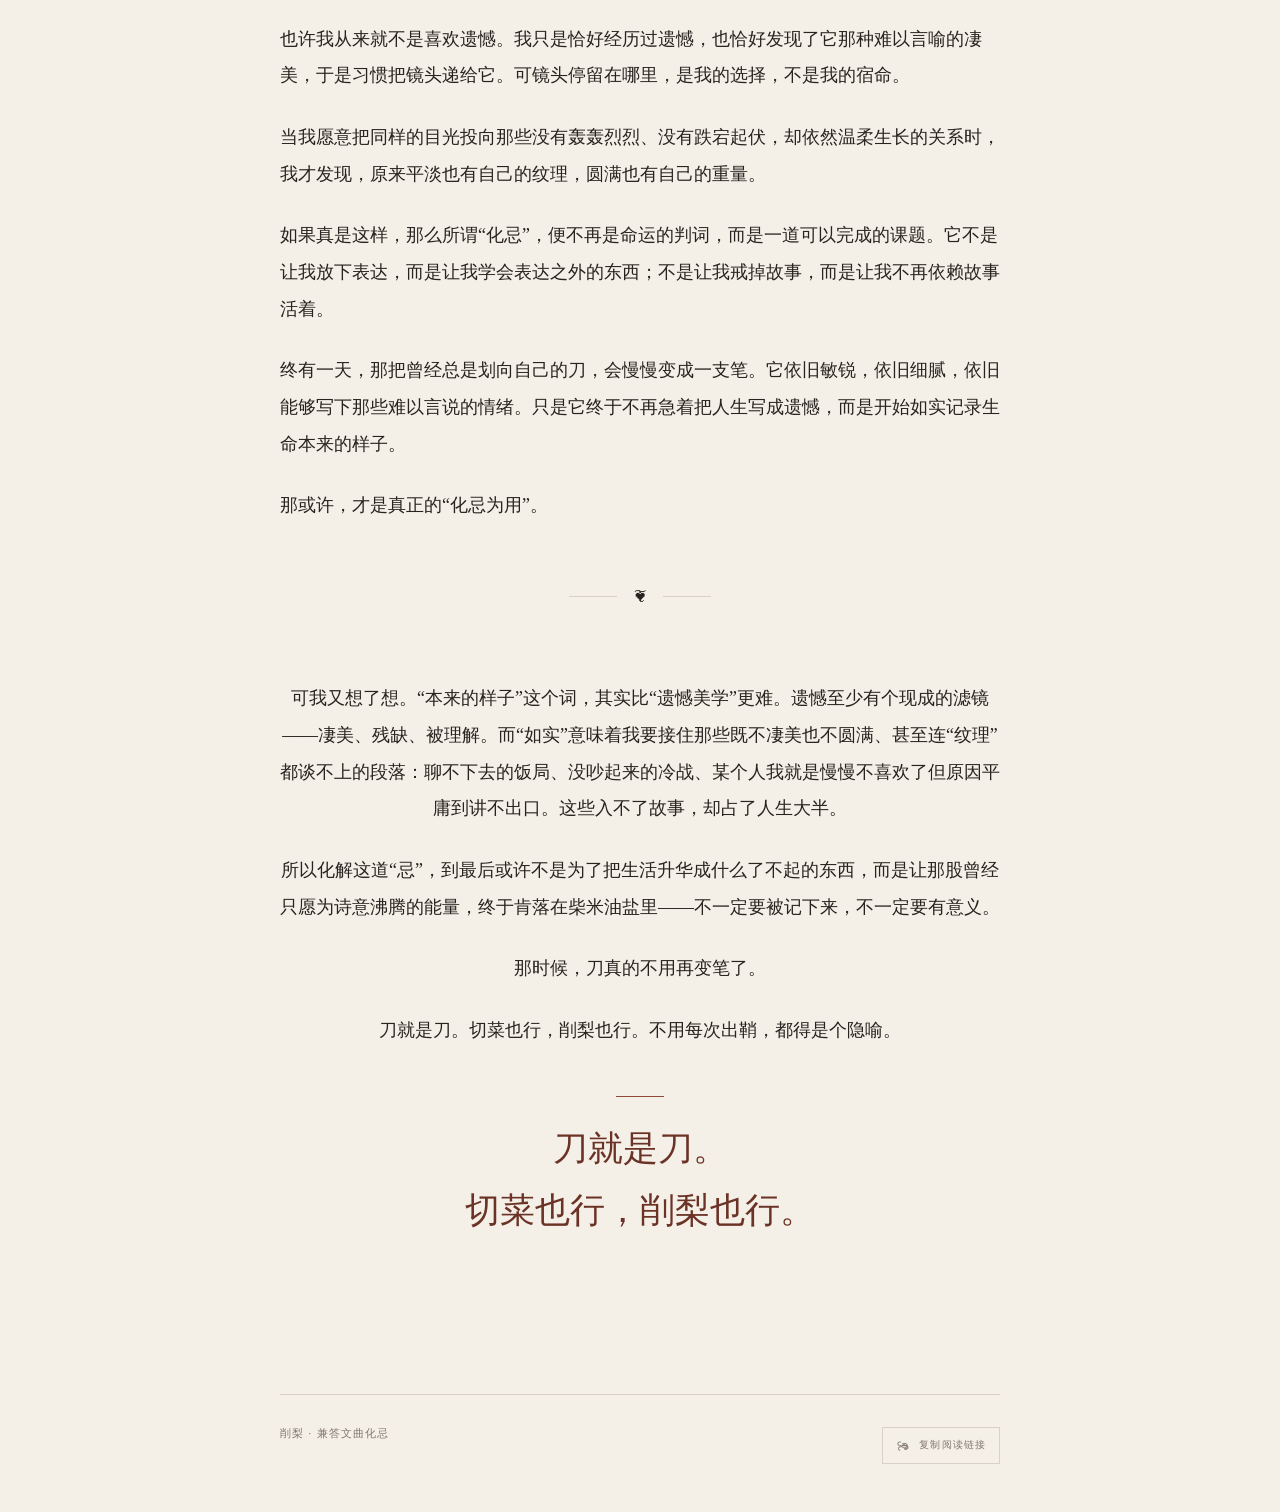
<file: articles/xiaoli.html>
<!doctype html>
<html lang="zh-CN">
<head>
  <meta charset="utf-8">
  <meta name="viewport" content="width=device-width, initial-scale=1">
  <meta name="theme-color" content="#f4efe7">
  <meta name="description" content="削梨：一篇关于文曲化忌、遗憾美学与语言之刀的随笔。">
  <title>削梨｜兼答文曲化忌</title>
  <style>
    :root {
      --paper: #f4efe7;
      --paper-deep: #e9dfd2;
      --ink: #27231f;
      --muted: #82776d;
      --line: rgba(63, 51, 42, .16);
      --accent: #8f4a3a;
      --accent-deep: #6b3226;
      --sage: #6c8170;
      --white: #fffaf3;
      --shadow: 0 24px 80px rgba(64, 48, 34, .09);
      --serif: "Noto Serif CJK SC", "Source Han Serif SC", "Songti SC", "STSong", serif;
      --sans: -apple-system, BlinkMacSystemFont, "Helvetica Neue", "PingFang SC", "Hiragino Sans GB", "Microsoft YaHei", sans-serif;
    }

    * { box-sizing: border-box; }
    html { scroll-behavior: smooth; }
    body {
      margin: 0;
      color: var(--ink);
      background:
        radial-gradient(circle at 12% 8%, rgba(255, 255, 255, .85), transparent 28rem),
        radial-gradient(circle at 88% 26%, rgba(143, 74, 58, .07), transparent 30rem),
        var(--paper);
      font-family: var(--serif);
      -webkit-font-smoothing: antialiased;
      text-rendering: optimizeLegibility;
      transition: background .5s ease, color .5s ease;
    }

    body::before {
      content: "";
      position: fixed;
      inset: 0;
      pointer-events: none;
      opacity: .16;
      z-index: 10;
      background-image: url("data:image/svg+xml,%3Csvg viewBox='0 0 180 180' xmlns='http://www.w3.org/2000/svg'%3E%3Cfilter id='n'%3E%3CfeTurbulence type='fractalNoise' baseFrequency='.9' numOctaves='3' stitchTiles='stitch'/%3E%3C/filter%3E%3Crect width='100%25' height='100%25' filter='url(%23n)' opacity='.1'/%3E%3C/svg%3E");
      mix-blend-mode: multiply;
    }

    a { color: inherit; }
    button { font: inherit; }

    .progress {
      position: fixed;
      inset: 0 0 auto;
      height: 3px;
      z-index: 20;
      background: rgba(39, 35, 31, .07);
    }
    .progress span {
      display: block;
      width: 0;
      height: 100%;
      background: linear-gradient(90deg, var(--accent), #c48c5a);
      transition: width .12s ease-out;
    }

    .masthead {
      width: min(1080px, calc(100% - 48px));
      min-height: 88vh;
      margin: 0 auto;
      padding: 7rem 0 5.5rem;
      display: flex;
      flex-direction: column;
      justify-content: center;
      align-items: center;
      text-align: center;
      position: relative;
    }

    .eyebrow, .side-label, .section-kicker, .chapter-index, .meta, .utility {
      font-family: var(--sans);
      letter-spacing: .16em;
      text-transform: uppercase;
    }
    .eyebrow {
      margin: 0 0 1.4rem;
      color: var(--accent-deep);
      font-size: .72rem;
      font-weight: 700;
    }
    h1 {
      max-width: 6em;
      margin: 0;
      color: var(--ink);
      font-size: clamp(5rem, 14vw, 10rem);
      font-weight: 500;
      letter-spacing: .08em;
      line-height: 1;
    }
    .title-dot { color: var(--accent); }
    .subtitle {
      margin: 1.6rem 0 0;
      color: var(--muted);
      font-size: clamp(1.05rem, 2vw, 1.35rem);
      letter-spacing: .25em;
      text-indent: .25em;
    }
    .dek {
      max-width: 30rem;
      margin: 2.8rem auto 0;
      color: var(--muted);
      font-size: clamp(1rem, 1.5vw, 1.18rem);
      line-height: 2.1;
    }
    .scroll-cue {
      position: absolute;
      bottom: 3rem;
      left: 50%;
      transform: translateX(-50%);
      display: flex;
      align-items: center;
      gap: .8rem;
      color: var(--muted);
      font-family: var(--sans);
      font-size: .68rem;
      letter-spacing: .14em;
    }
    .scroll-cue i {
      display: block;
      width: 2.5rem;
      height: 1px;
      background: var(--accent);
    }

    .reader {
      width: min(720px, calc(100% - 48px));
      margin: 0 auto;
      padding-bottom: 7rem;
    }

    article { min-width: 0; }
    .opening {
      padding: 1rem 0 5.5rem;
      border-top: 1px solid var(--line);
    }
    .section-kicker {
      margin: 0 0 1.5rem;
      color: var(--accent);
      font-size: .65rem;
      font-weight: 700;
    }
    article p {
      margin: 0 0 1.55rem;
      font-size: 1.12rem;
      line-height: 2.05;
    }
    .opening > p:first-of-type {
      font-size: 1.3rem;
      line-height: 1.9;
    }
    .opening > p:first-of-type::first-letter {
      float: left;
      font-size: 3.4em;
      line-height: 1;
      padding: .1em .18em 0 0;
      font-weight: 700;
      color: var(--accent-deep);
    }

    blockquote {
      position: relative;
      margin: 2.6rem 0 2.8rem;
      padding: 1.2rem 1.8rem 1.25rem 2rem;
      border-left: 2px solid var(--accent);
      color: #493a31;
      background: rgba(255, 250, 243, .42);
      font-size: 1.18rem;
      line-height: 1.95;
    }
    blockquote::before {
      content: "“";
      position: absolute;
      top: -.2rem;
      left: .3rem;
      color: rgba(143, 74, 58, .22);
      font-family: Georgia, serif;
      font-size: 4.3rem;
      line-height: 1;
    }
    blockquote.pull {
      max-width: 90%;
      margin-left: auto;
      margin-right: auto;
      text-align: center;
      border-left: 0;
      border-top: 1px solid var(--line);
      border-bottom: 1px solid var(--line);
      background: transparent;
      padding: 2rem 1.5rem;
      font-size: clamp(1.25rem, 2.4vw, 1.6rem);
      line-height: 1.85;
      color: var(--accent-deep);
    }
    blockquote.pull::before { display: none; }

    .section-break {
      display: flex;
      align-items: center;
      justify-content: center;
      gap: 1rem;
      margin: 4rem 0;
      color: var(--faint);
      font-size: .9rem;
    }
    .section-break::before,
    .section-break::after {
      content: "";
      width: 3rem;
      height: 1px;
      background: var(--line);
    }

    .ending {
      padding: .7rem 0 1rem;
      text-align: center;
    }
    .ending .last-line {
      margin-top: 3rem;
      color: var(--accent-deep);
      font-size: clamp(1.5rem, 3.2vw, 2.2rem);
      line-height: 1.75;
    }
    .ending .last-line::before {
      content: "";
      display: block;
      width: 3rem;
      height: 1px;
      margin: 0 auto 1.3rem;
      background: var(--accent);
    }

    footer {
      width: min(720px, calc(100% - 48px));
      margin: 0 auto;
      padding: 2rem 0 3rem;
      display: flex;
      justify-content: space-between;
      gap: 1.5rem;
      color: var(--muted);
      font-family: var(--sans);
      font-size: .68rem;
      letter-spacing: .1em;
      border-top: 1px solid var(--line);
    }
    .utility {
      display: inline-flex;
      align-items: center;
      gap: .55rem;
      padding: .65rem .8rem;
      border: 1px solid var(--line);
      color: var(--muted);
      background: transparent;
      font-size: .6rem;
      letter-spacing: .12em;
      cursor: pointer;
      transition: background .2s ease, color .2s ease, border-color .2s ease;
    }
    .utility:hover { color: var(--accent-deep); border-color: var(--accent); background: rgba(255, 250, 243, .6); }
    .utility svg { width: .9rem; height: .9rem; }

    [data-reveal] { opacity: 0; transform: translateY(14px); transition: opacity .7s ease, transform .7s ease; }
    [data-reveal].visible { opacity: 1; transform: none; }

    ::selection { background: var(--accent); color: #fff; }

    @media (prefers-reduced-motion: reduce) {
      html { scroll-behavior: auto; }
      [data-reveal] { opacity: 1; transform: none; transition: none; }
      .utility { transition: none; }
    }
    @media (max-width: 640px) {
      .masthead { min-height: auto; padding: 6rem 0 7rem; }
      .scroll-cue { bottom: 2rem; }
      .reader { width: min(100% - 36px, 720px); }
      article p { font-size: 1.04rem; line-height: 2; }
      .opening { padding-bottom: 3.8rem; }
      blockquote { padding: 1.2rem 1.2rem 1.2rem 1.5rem; font-size: 1.05rem; }
      footer { display: block; }
      footer > * + * { margin-top: 1rem; }
    }
    @media print {
      body { background: #fff; }
      body::before, .progress, .scroll-cue, footer { display: none; }
      .masthead { min-height: auto; padding: 3rem 0 4rem; }
      .reader { display: block; }
      article { max-width: 720px; margin: 0 auto; }
      [data-reveal] { opacity: 1; transform: none; }
    }
  </style>
</head>
<body>
  <div class="progress" aria-hidden="true"><span id="progressBar"></span></div>
  <div class="page-shell">
    <header class="masthead">
      <p class="eyebrow">随笔 · Essay</p>
      <h1>削<span class="title-dot">·</span>梨</h1>
      <p class="subtitle">兼答文曲化忌</p>
      <p class="dek">我喜欢收集遗憾，因为它们有种独特的美感。完美的故事大抵相似，遗憾的残章各有精彩。</p>
      <div class="scroll-cue"><i></i>向下阅读</div>
    </header>

    <main class="reader">
      <article>
        <section class="opening" data-reveal>
          <p class="section-kicker">Preface</p>
          <p>我喜欢收集遗憾，因为它们有种独特的美感。</p>
          <p>完美的故事大抵相似，遗憾的残章各有精彩。过去的人生里，我常自封“遗憾美学践行者”：先让自己经历遗憾，再用故事把它美化。很难说这些经历究竟是有心还是无意，反正这些年悄悄攒了不少。以前看不太懂，后来年纪渐长，又爱研究点玄学，才发现这件事，早就有颗星星替我点破了。</p>
          <p>命盘上写着一句批语：文曲旺，而离心自化忌。</p>
        </section>

        <section data-reveal>
          <p>翻译成白话，大概是这样的——</p>
          <p>聊天说话容易有氛围，有情绪，有一种灵魂共振的错觉。初遇时惊艳，聊着聊着便觉得相见恨晚，以为终于遇见了知己。可一旦话题从诗和远方落回柴米油盐，那份惊艳便开始褪色。于是心里冒出一句：“你不懂我了。”</p>
          <p>很多时候，对方甚至什么都没做，我却已经默默退场。后来再把这段经历写成故事，替它镀上一层遗憾的光。仿佛这样，它就值得被怀念；仿佛这样，自己就格外深情。</p>
          <p>以前我一直觉得，“化忌”是个很可怕的词。</p>
          <p>后来才慢慢明白，所谓“忌”，从来不是失去，而是能量流向了错误的地方。</p>
          <p>文曲旺而化忌，不是说肚子里没墨水、作文写不及格，而是说文曲这股旺盛的能量，容易导向一种破坏。你会因为妙语连珠而赢得掌声，也会因为口无遮拦而刺伤别人；会因为精神共鸣而彼此靠近，也会因为过度沉溺于这种共鸣，而对平淡的日常感到失落；会因为某个夜晚的对白怦然心动，也会因为这样的对白无法日日重演，而怀疑感情已经消失。</p>

          <blockquote>同样的天赋，既能成全人，也能困住人。</blockquote>

          <p>后来我想到一个比喻。</p>
          <p>语言像一把总被我握在手里的刀。平时它安安静静地躺在掌心，分量沉沉的，看不出什么锋芒；可一旦出鞘，既能切开误解，也能划破人心。说得漂亮时，它是一道干净利落的寒光；说得太快、太满时，刀刃还没来得及收稳，先见血的往往是自己。</p>
          <p>所谓“文曲忌”，真正要修的，从来不是表达能力，而是收刀的能力——知道什么时候该入鞘，知道锋利不必时时亮着。</p>
        </section>

        <div class="section-break" aria-hidden="true">❦</div>

        <section data-reveal>
          <p>我面前其实没有敌人，只有那个总想把每一句话都磨得像刀锋一样漂亮的自己。我总希望一句话就能说明全部心意，希望一次聊天就能定义一段关系，希望一个夜晚的共鸣足以抵过漫长而琐碎的现实。可后来才发现，语言从来无法这样精确。真正重要的关系，也不会因为一次没接住的话、一个沉默的瞬间，就突然变了模样。</p>

          <blockquote class="pull">故事可以承载回忆，却不必定义关系。</blockquote>

          <p>如果一定要说这颗文曲星教会了我什么，大概就是：故事可以承载回忆，却不必定义关系。</p>
          <p>遗憾里的旧时光，不需要落笔成册，不需要被反复念及，甚至不需要继续存在。</p>
          <p>真正让我反思的，不是命盘，而是我对遗憾的执念。如果我始终相信自己喜欢收集遗憾，那么往后的人生里，我就会下意识把每一段经历，都引向遗憾的叙事。任何一次错过、任何一句没说出口的话、任何一个渐行渐远的人，都会成为我证明自己的证据。这就是“忌”——不是命运替我安排了遗憾，而是我的叙事方式，悄悄把文曲的能量导向了破坏。</p>
        </section>

        <div class="section-break" aria-hidden="true">❦</div>

        <section data-reveal>
          <p>可后来，我忽然想到另一种可能。</p>
          <p>也许我从来就不是喜欢遗憾。我只是恰好经历过遗憾，也恰好发现了它那种难以言喻的凄美，于是习惯把镜头递给它。可镜头停留在哪里，是我的选择，不是我的宿命。</p>
          <p>当我愿意把同样的目光投向那些没有轰轰烈烈、没有跌宕起伏，却依然温柔生长的关系时，我才发现，原来平淡也有自己的纹理，圆满也有自己的重量。</p>
          <p>如果真是这样，那么所谓“化忌”，便不再是命运的判词，而是一道可以完成的课题。它不是让我放下表达，而是让我学会表达之外的东西；不是让我戒掉故事，而是让我不再依赖故事活着。</p>
          <p>终有一天，那把曾经总是划向自己的刀，会慢慢变成一支笔。它依旧敏锐，依旧细腻，依旧能够写下那些难以言说的情绪。只是它终于不再急着把人生写成遗憾，而是开始如实记录生命本来的样子。</p>
          <p>那或许，才是真正的“化忌为用”。</p>
        </section>

        <div class="section-break" aria-hidden="true">❦</div>

        <section class="ending" data-reveal>
          <p>可我又想了想。“本来的样子”这个词，其实比“遗憾美学”更难。遗憾至少有个现成的滤镜——凄美、残缺、被理解。而“如实”意味着我要接住那些既不凄美也不圆满、甚至连“纹理”都谈不上的段落：聊不下去的饭局、没吵起来的冷战、某个人我就是慢慢不喜欢了但原因平庸到讲不出口。这些入不了故事，却占了人生大半。</p>
          <p>所以化解这道“忌”，到最后或许不是为了把生活升华成什么了不起的东西，而是让那股曾经只愿为诗意沸腾的能量，终于肯落在柴米油盐里——不一定要被记下来，不一定要有意义。</p>
          <p>那时候，刀真的不用再变笔了。</p>
          <p>刀就是刀。切菜也行，削梨也行。不用每次出鞘，都得是个隐喻。</p>
          <p class="last-line">刀就是刀。<br>切菜也行，削梨也行。</p>
        </section>
      </article>
    </main>

    <footer>
      <span>削梨 · 兼答文曲化忌</span>
      <button class="utility" id="shareButton" type="button" aria-label="复制阅读链接">
        <svg viewBox="0 0 24 24" fill="none" stroke="currentColor" stroke-width="1.6" aria-hidden="true"><path d="M8 12.5 16.5 7M8 11.5 16.5 17M7 19a3 3 0 1 1 0-6h2m6-2h2a3 3 0 1 1 0 6h-2m-5-6h6a3 3 0 1 1 0 6h-2m-6-6H6a3 3 0 1 1 0-6h2m2 3h6a3 3 0 1 1 0 6h-2"/></svg>
        <span>复制阅读链接</span>
      </button>
    </footer>
  </div>

  <script>
    (() => {
      const bar = document.getElementById('progressBar');
      const updateProgress = () => {
        const scrollable = document.documentElement.scrollHeight - window.innerHeight;
        bar.style.width = `${scrollable ? (window.scrollY / scrollable) * 100 : 0}%`;
      };
      window.addEventListener('scroll', updateProgress, { passive: true });
      updateProgress();

      const observer = new IntersectionObserver(entries => {
        entries.forEach(entry => {
          if (entry.isIntersecting) entry.target.classList.add('visible');
        });
      }, { rootMargin: '-10% 0px -60% 0px', threshold: 0 });
      document.querySelectorAll('[data-reveal]').forEach(el => observer.observe(el));

      const shareButton = document.getElementById('shareButton');
      shareButton.addEventListener('click', async () => {
        const original = shareButton.querySelector('span');
        try {
          if (navigator.share) {
            await navigator.share({ title: document.title, text: '削梨｜兼答文曲化忌', url: location.href });
            return;
          }
          await navigator.clipboard.writeText(location.href);
          original.textContent = '链接已复制';
          setTimeout(() => original.textContent = '复制阅读链接', 1800);
        } catch (_) {
          original.textContent = '可直接分享当前文件';
          setTimeout(() => original.textContent = '复制阅读链接', 1800);
        }
      });
    })();
  </script>
</body>
</html>
</file>
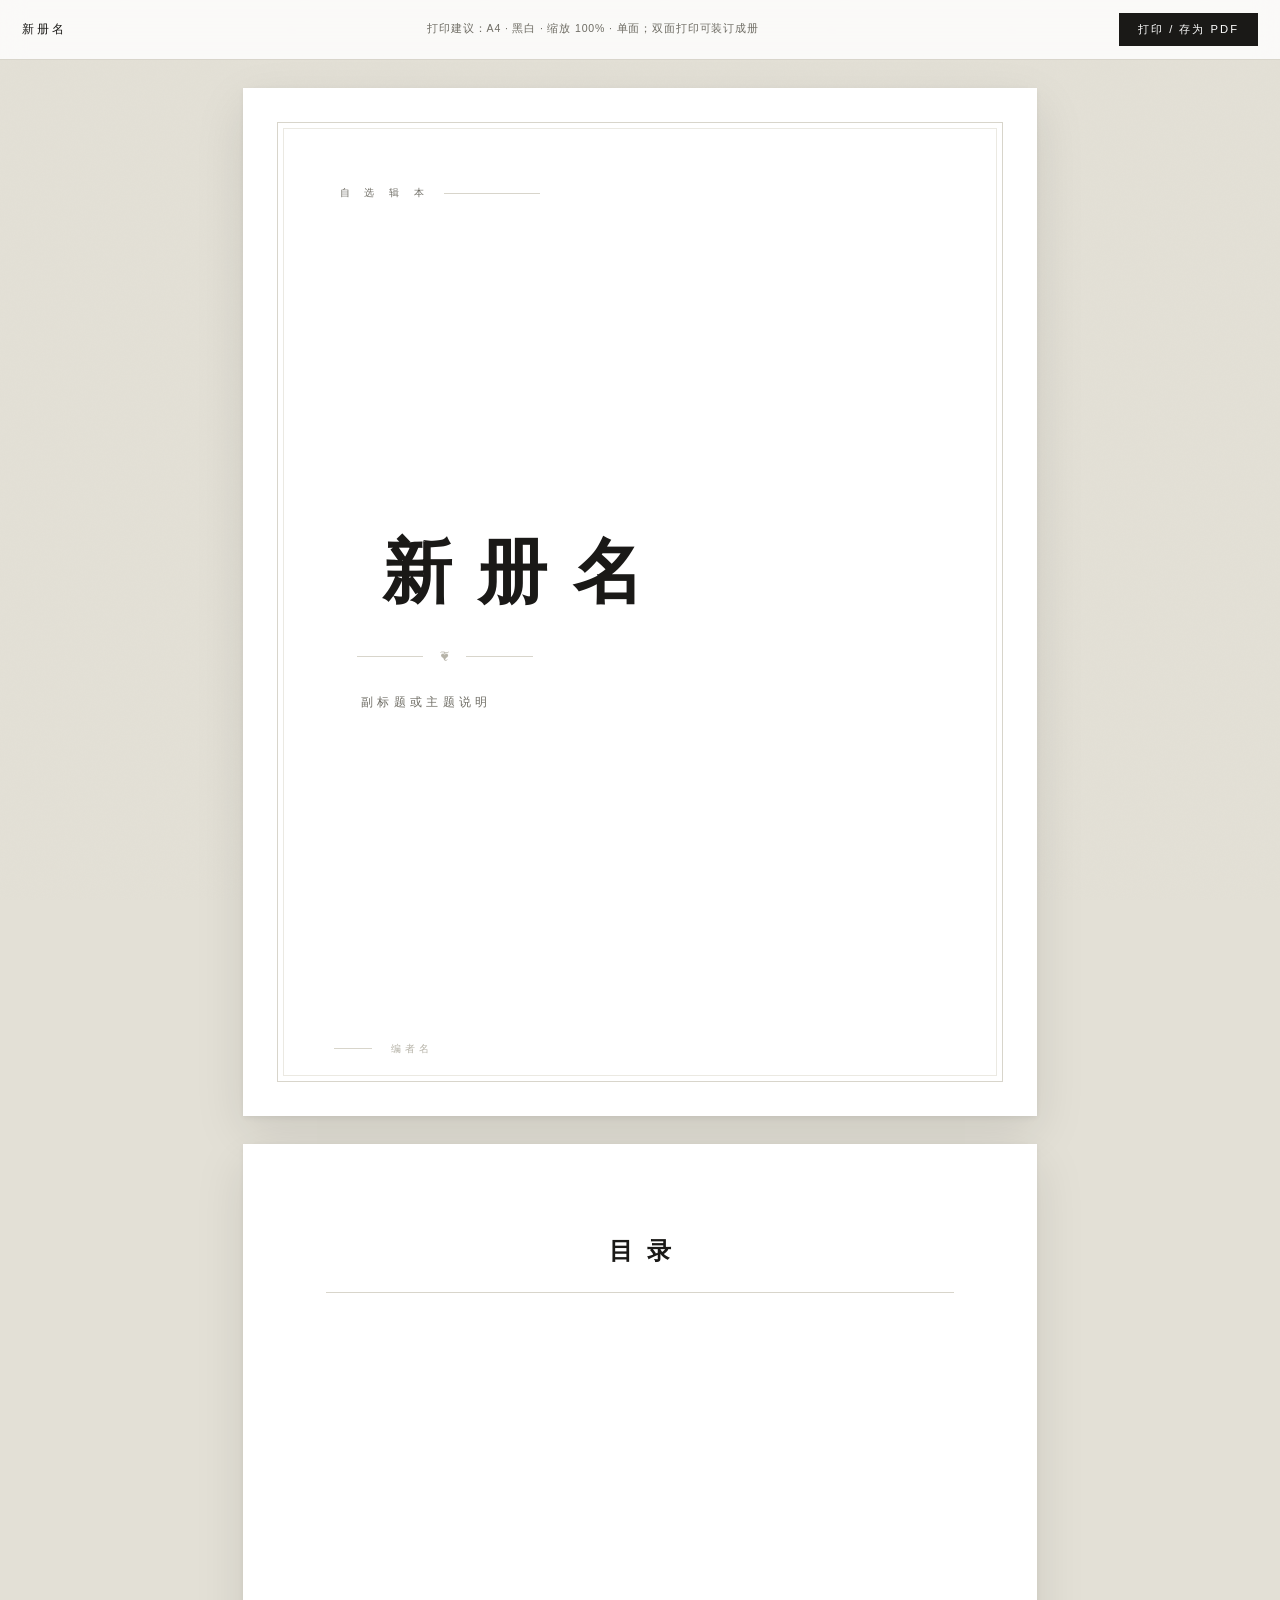
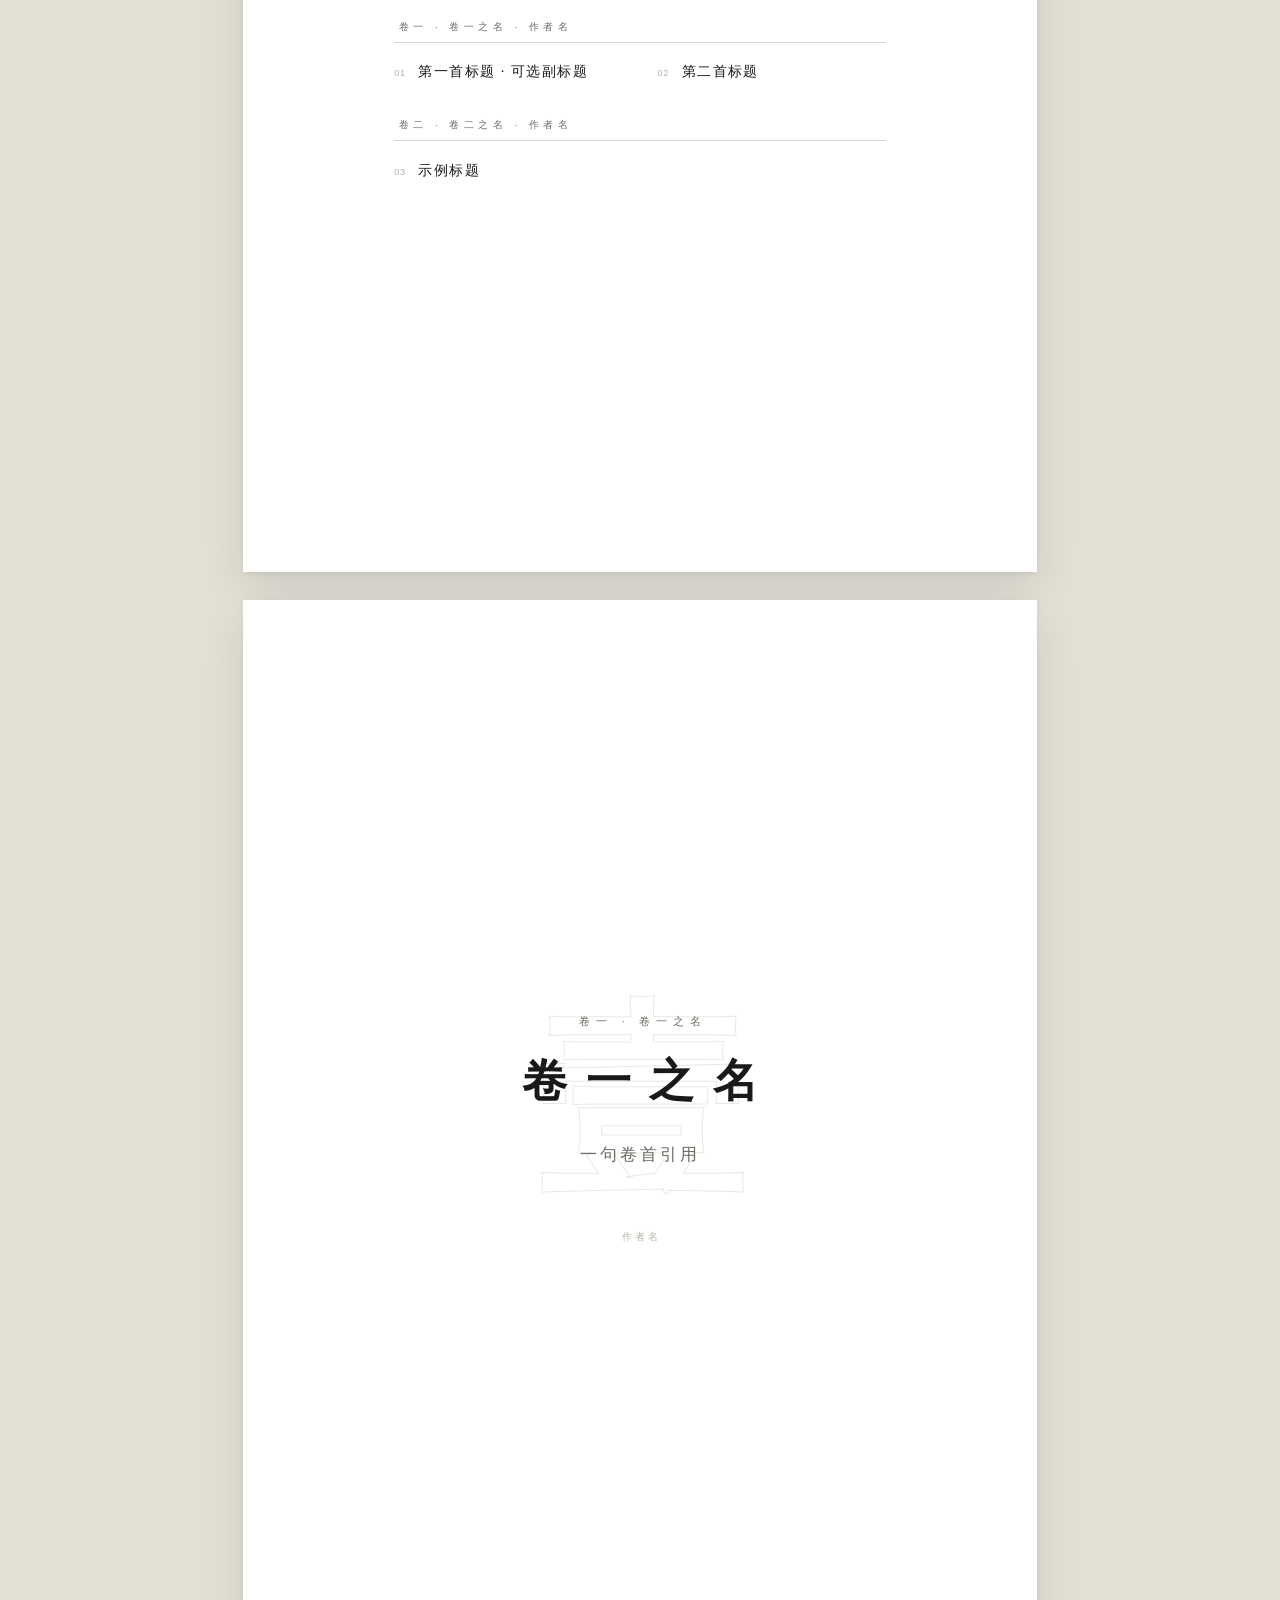
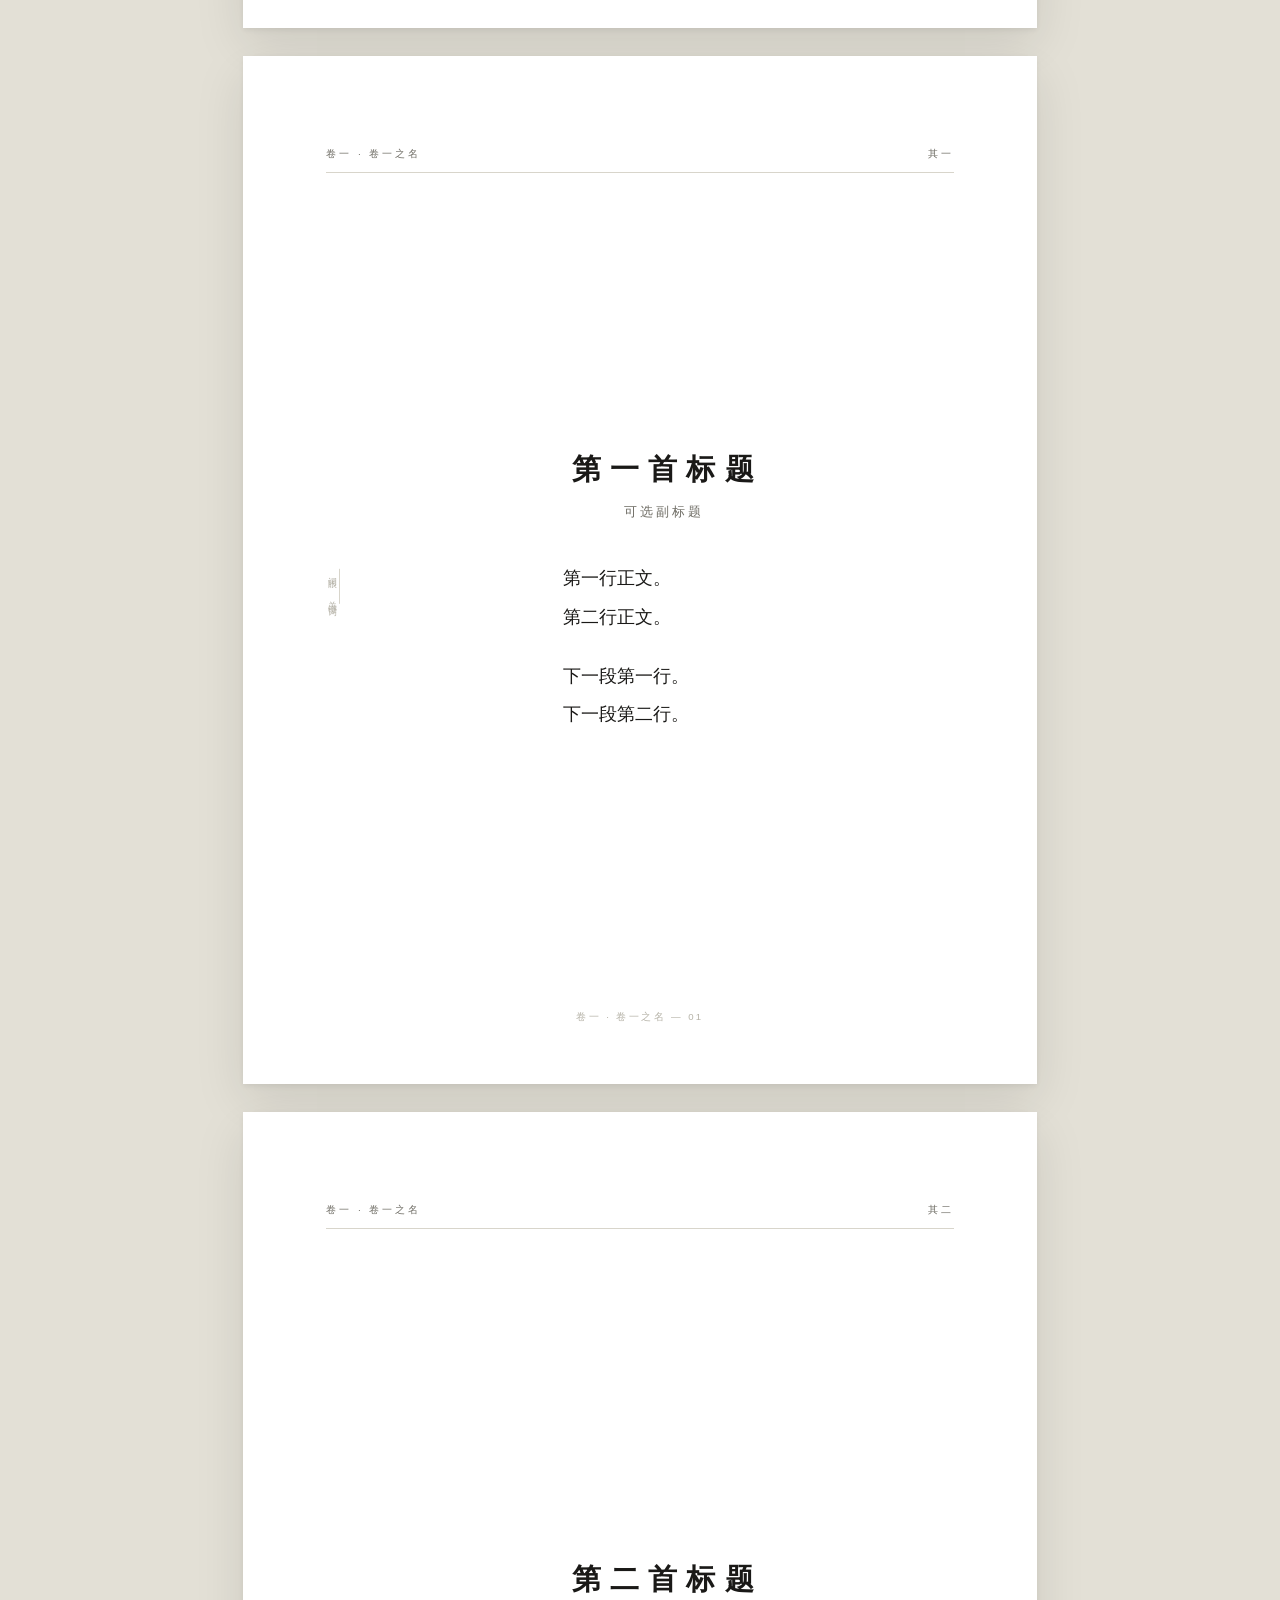
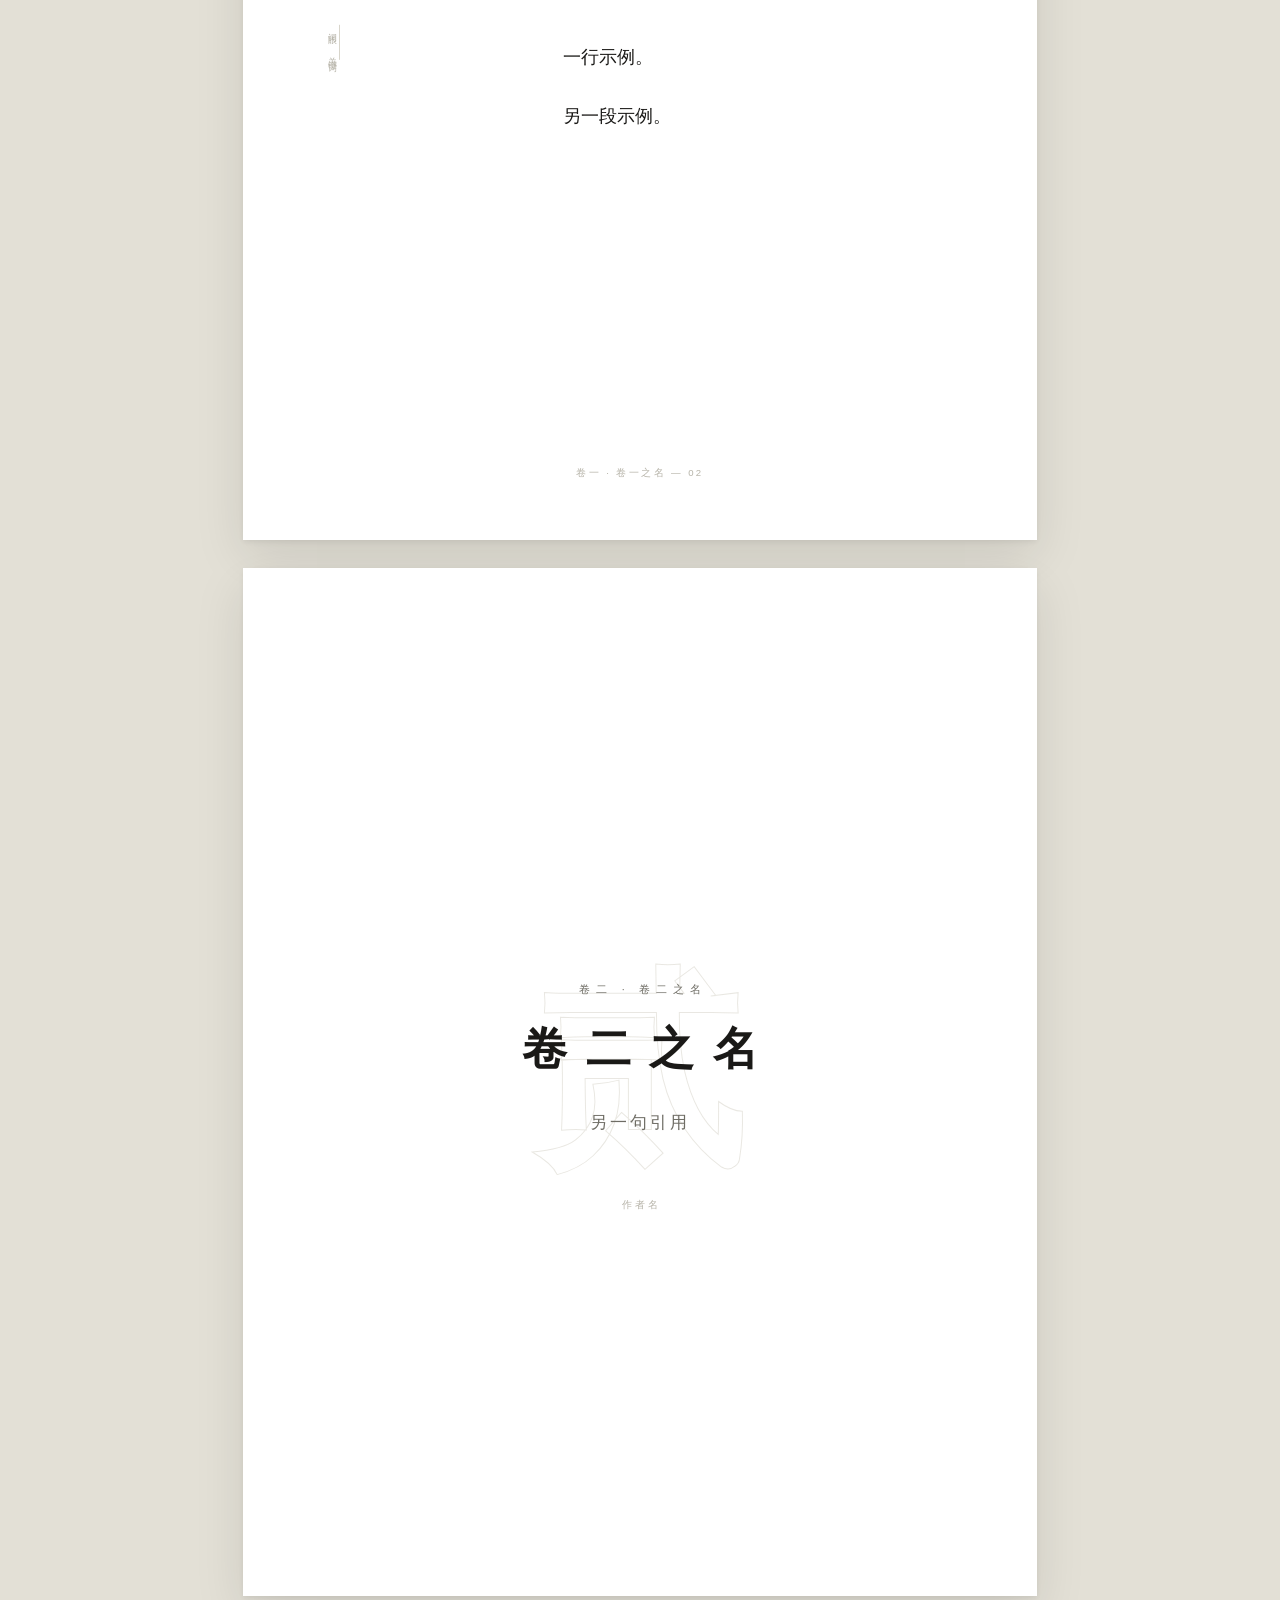
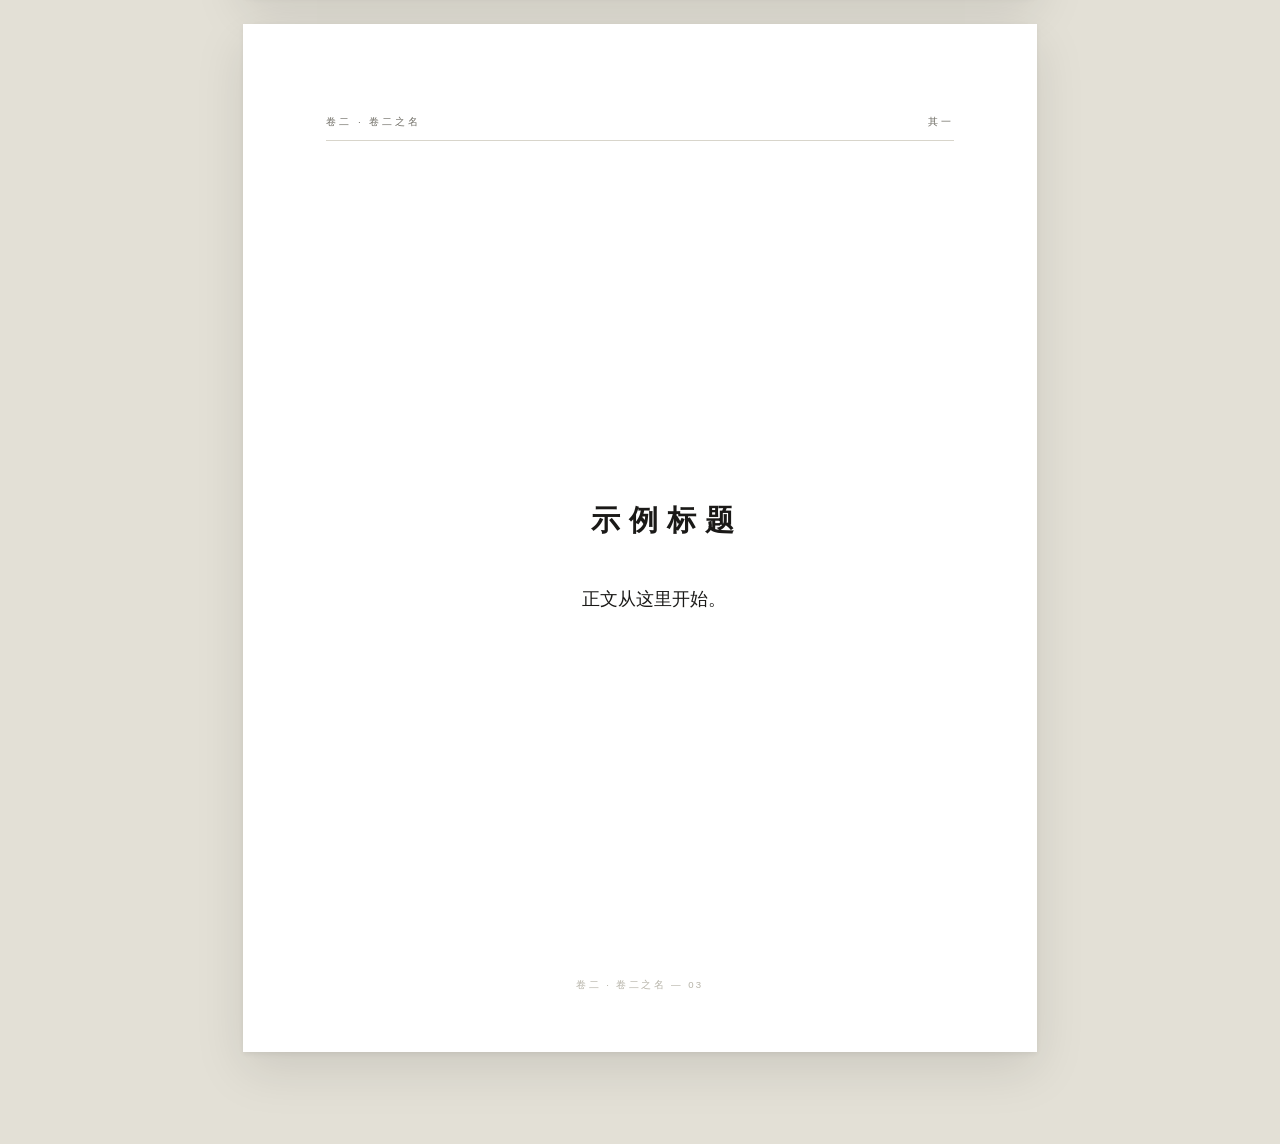
<file: books/_starter.html>
<!doctype html>
<html lang="zh-CN">
<head>
  <meta charset="utf-8">
  <meta name="viewport" content="width=device-width, initial-scale=1">
  <meta name="theme-color" content="#e3e0d6">
  <title>新册 · 印本模板</title>
  <link rel="stylesheet" href="../assets/chapbook.css">
  <script>
    // ============================================================
    // 在此修改成你自己的书名、卷名和正文
    // ============================================================
    window.CHAPBOOK = {
      meta: {
        title: '新册名',                 // 封面大标题
        subtitle: '副标题或主题说明',    // 封面副标题
        editor: '编者名',                // 封面底部作者 / 编者行
        eyeLabel: '词眼'                 // 每页左侧关键词的 label，可改为"关键词"等
      },
      volumes: [
        {
          name: '卷一之名',              // 卷名，会出现在扉页和页眉
          poet: '作者名',                // 卷尾署名
          quote: '一句卷首引用',         // 卷首扉页中间的一句话
          items: [
            {
              title: '第一首标题',
              subtitle: '可选副标题',    // 没有可删去
              eye: '关键词',             // 左侧竖排关键词，没有可删去
              content: [                // 每个 [] 是一个段落；里面每行是一句
                ['第一行正文。', '第二行正文。'],
                ['下一段第一行。', '下一段第二行。']
              ]
            },
            {
              title: '第二首标题',
              eye: '关键词',
              content: [
                ['一行示例。'],
                ['另一段示例。']
              ]
            }
          ]
        },
        {
          name: '卷二之名',
          poet: '作者名',
          quote: '另一句引用',
          items: [
            {
              title: '示例标题',
              content: [
                ['正文从这里开始。']
              ]
            }
          ]
        }
      ]
    };
  </script>
</head>
<body>
  <div class="toolbar">
    <span class="name">新册名</span>
    <span class="hint">打印建议：A4 · 黑白 · 缩放 100% · 单面；双面打印可装订成册</span>
    <button type="button" onclick="window.print()">打印 / 存为 PDF</button>
  </div>

  <main class="sheets" id="sheets"></main>

  <script src="../assets/chapbook.js"></script>
</body>
</html>
</file>
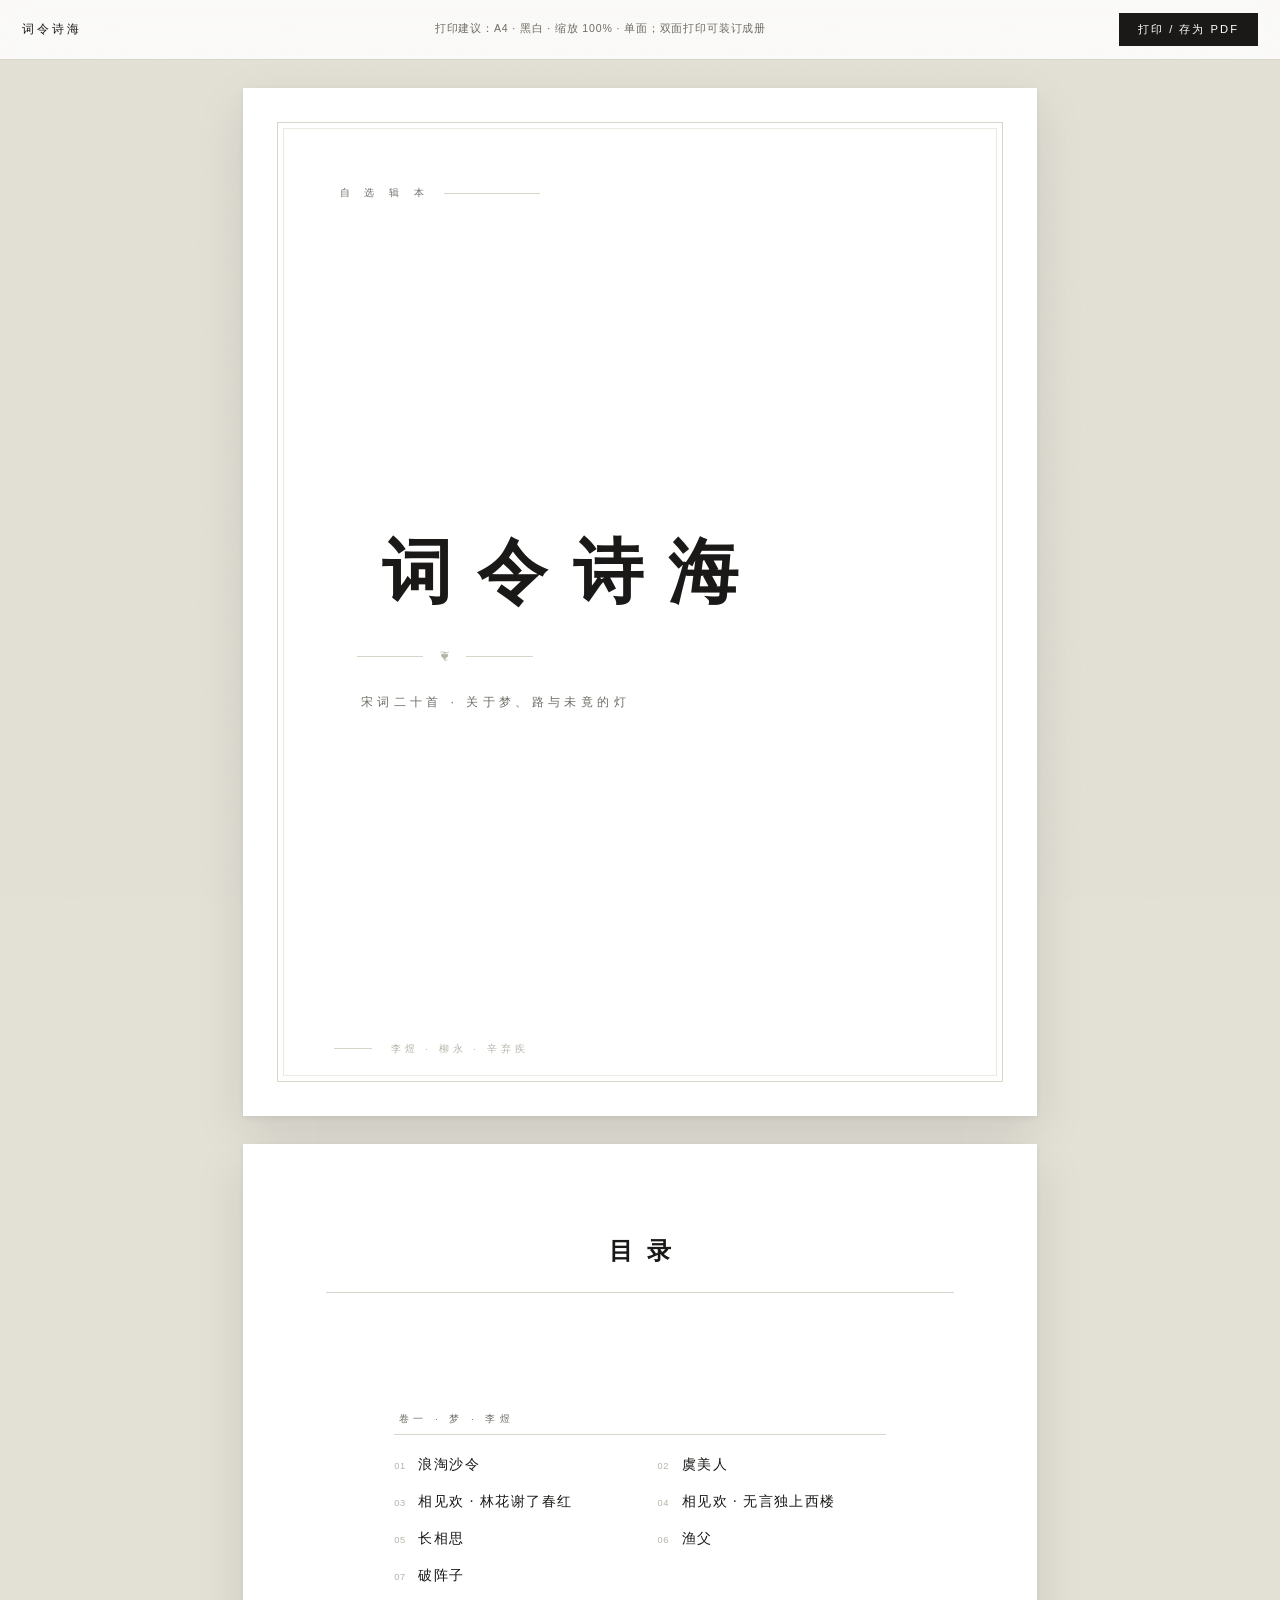
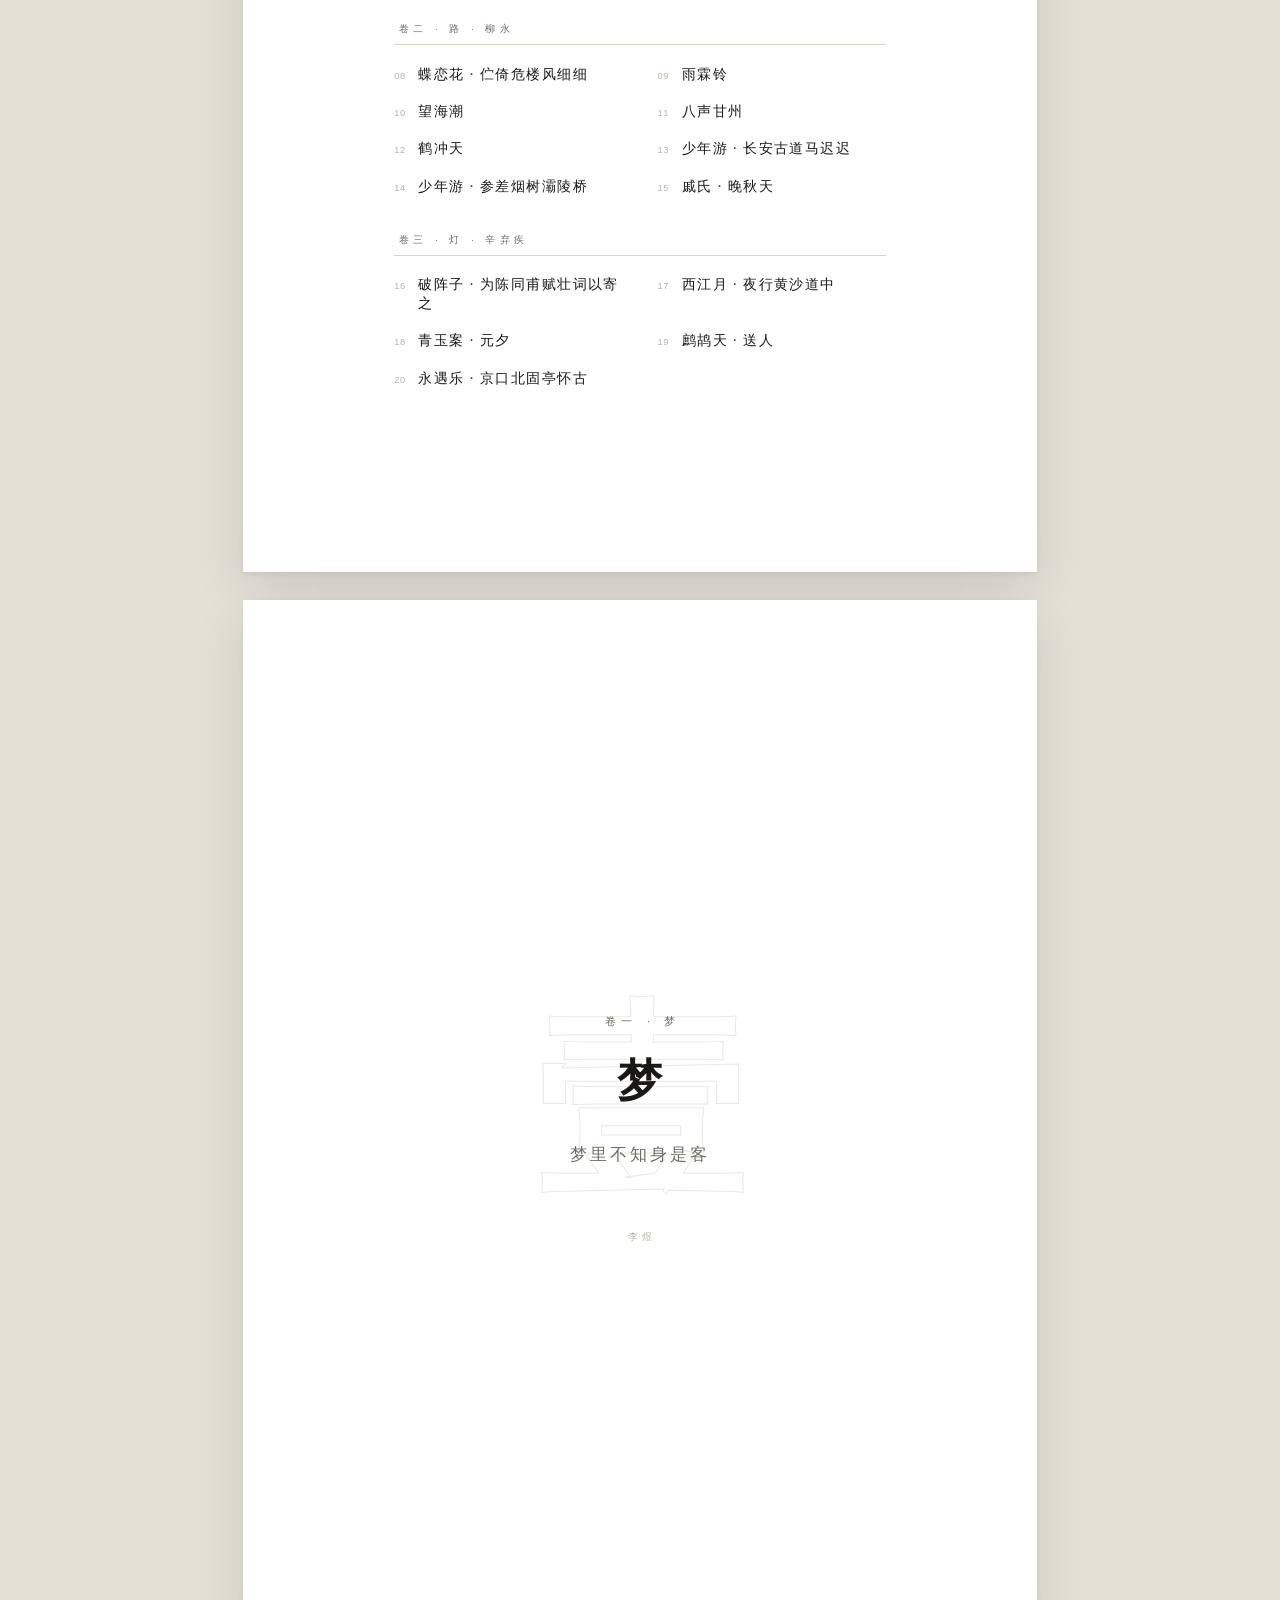
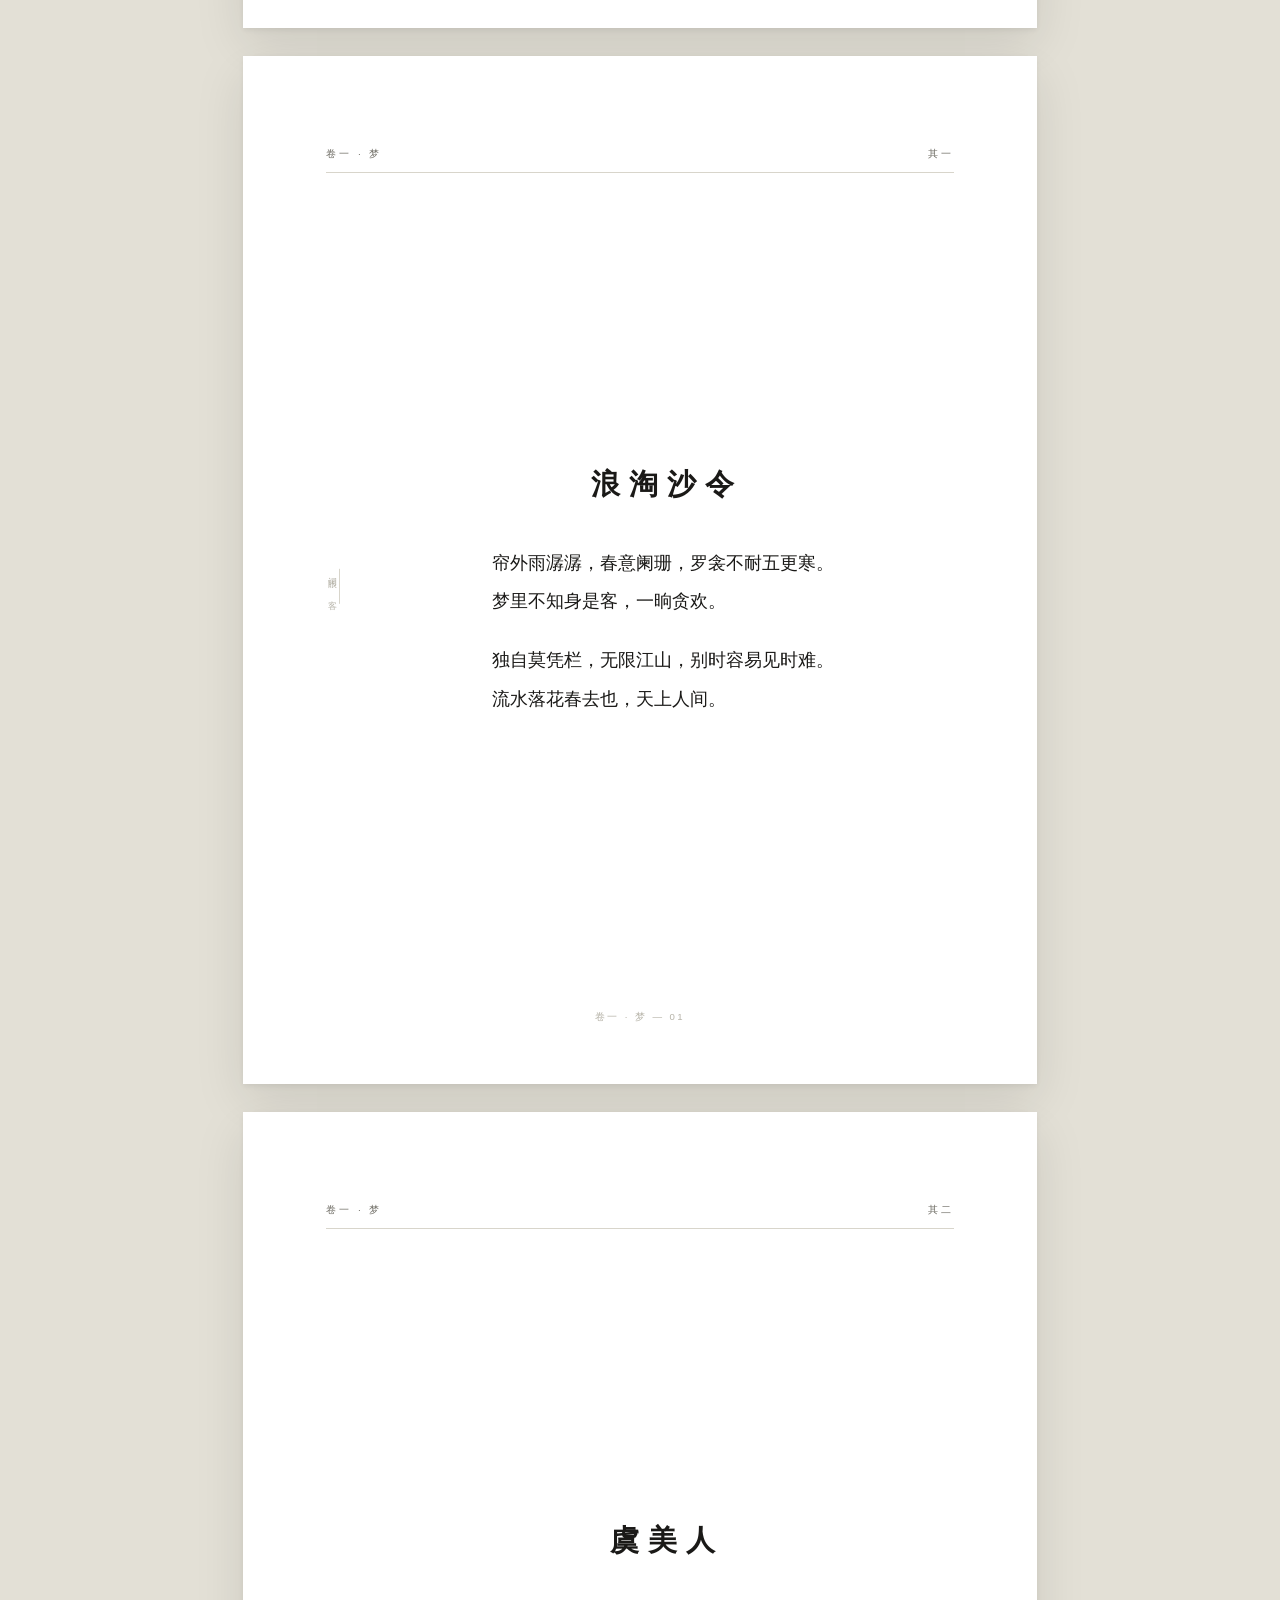
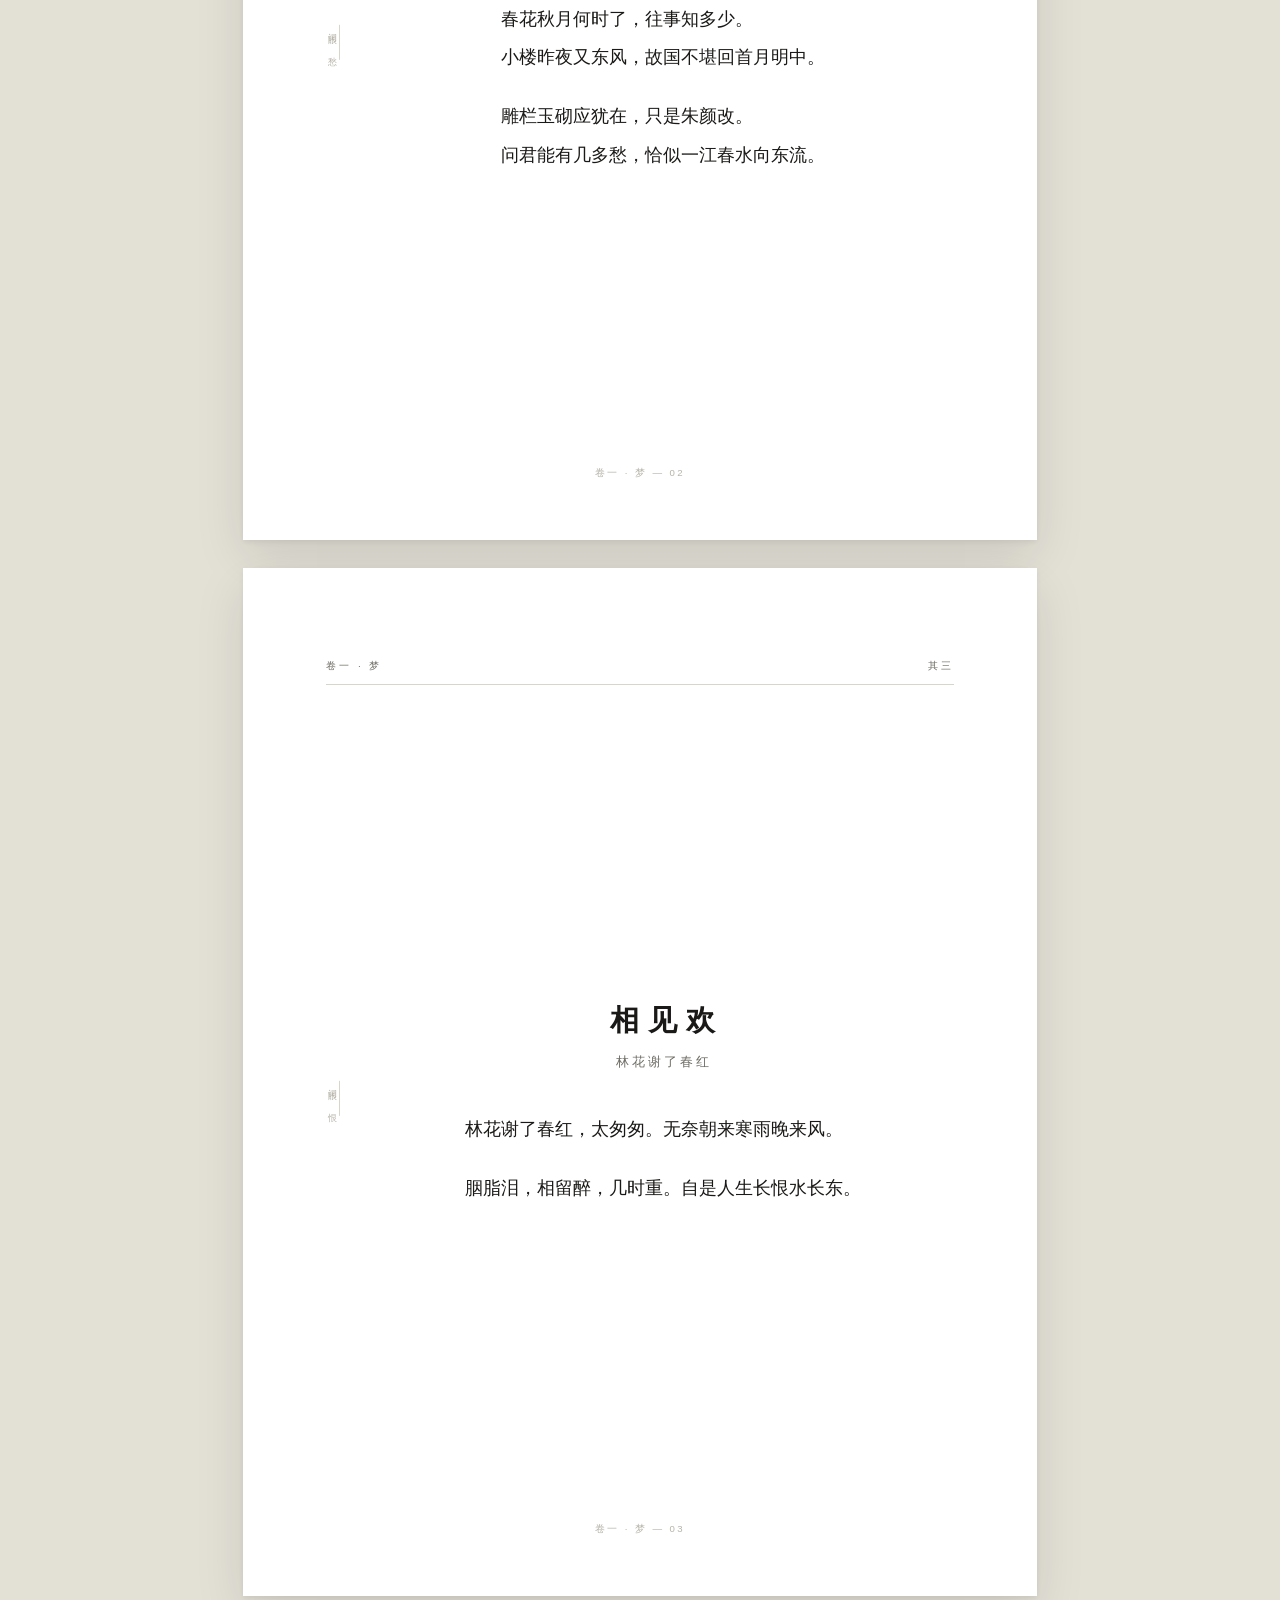
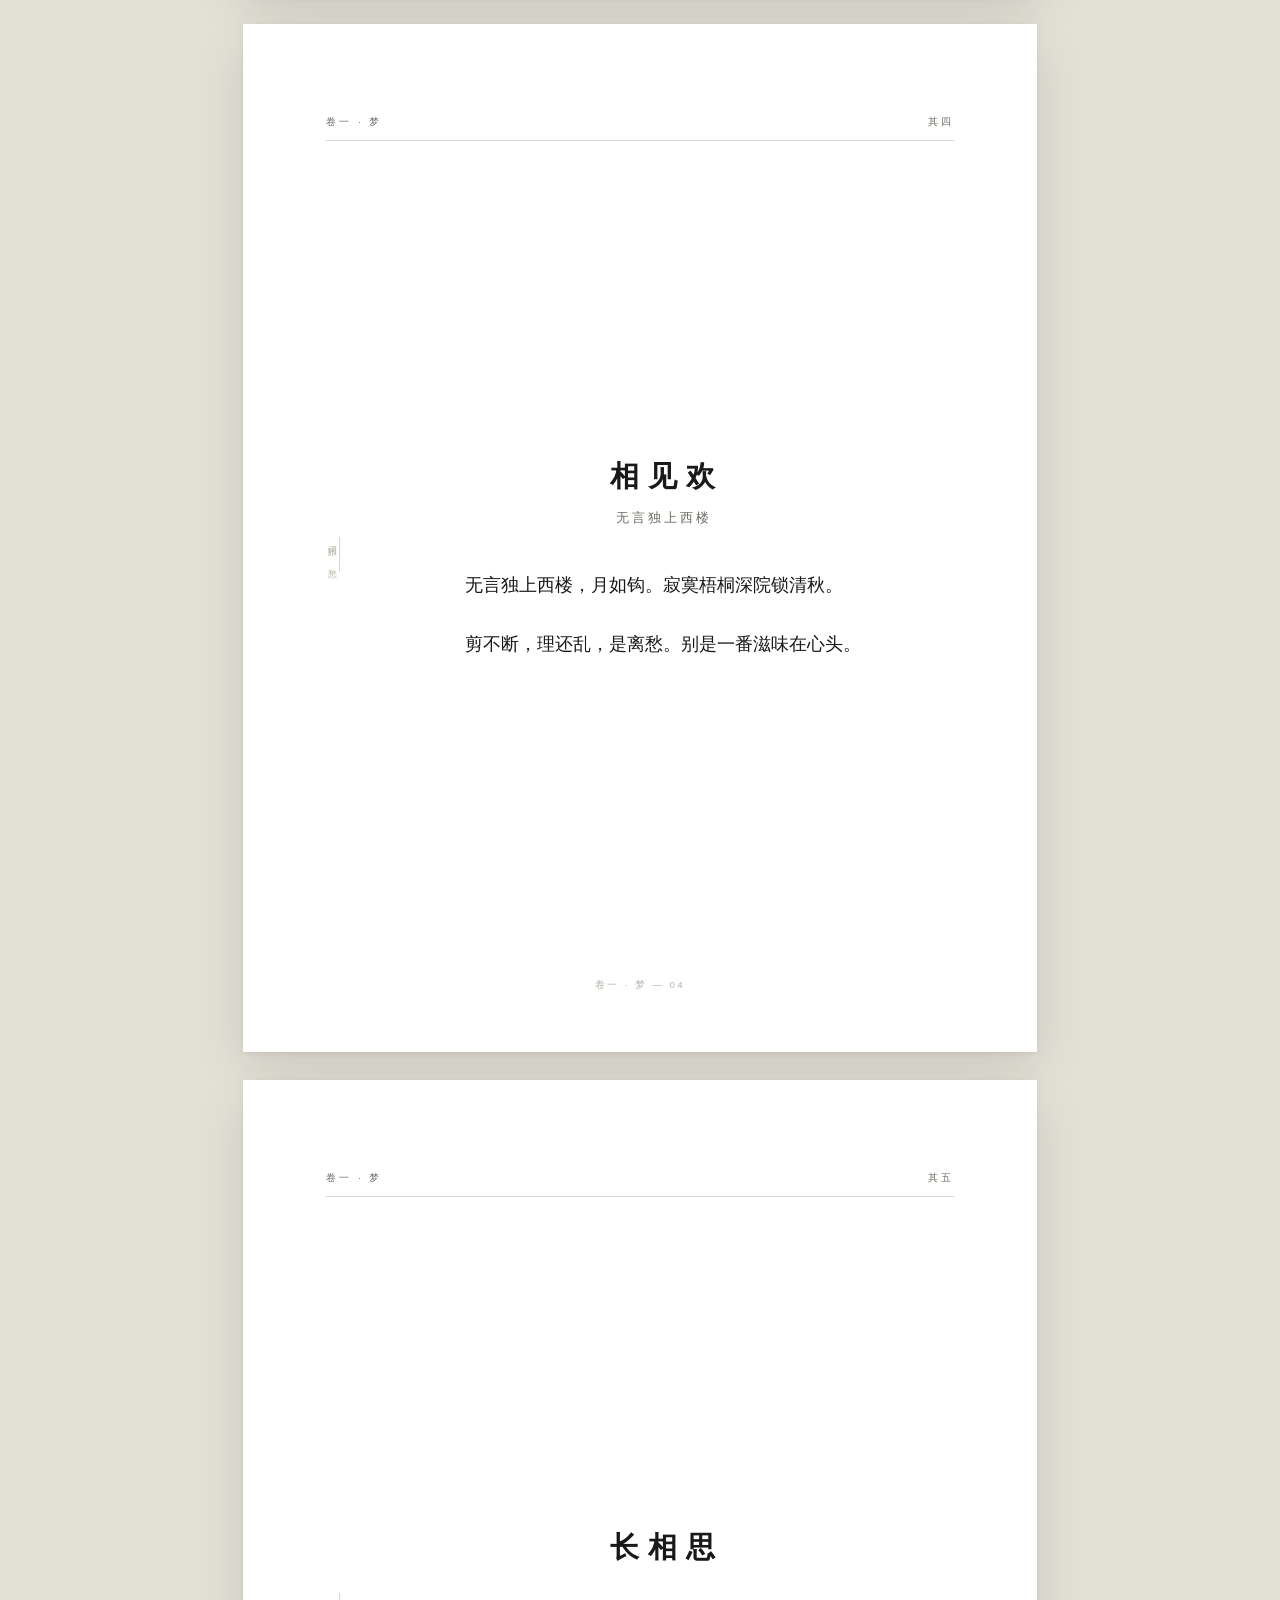
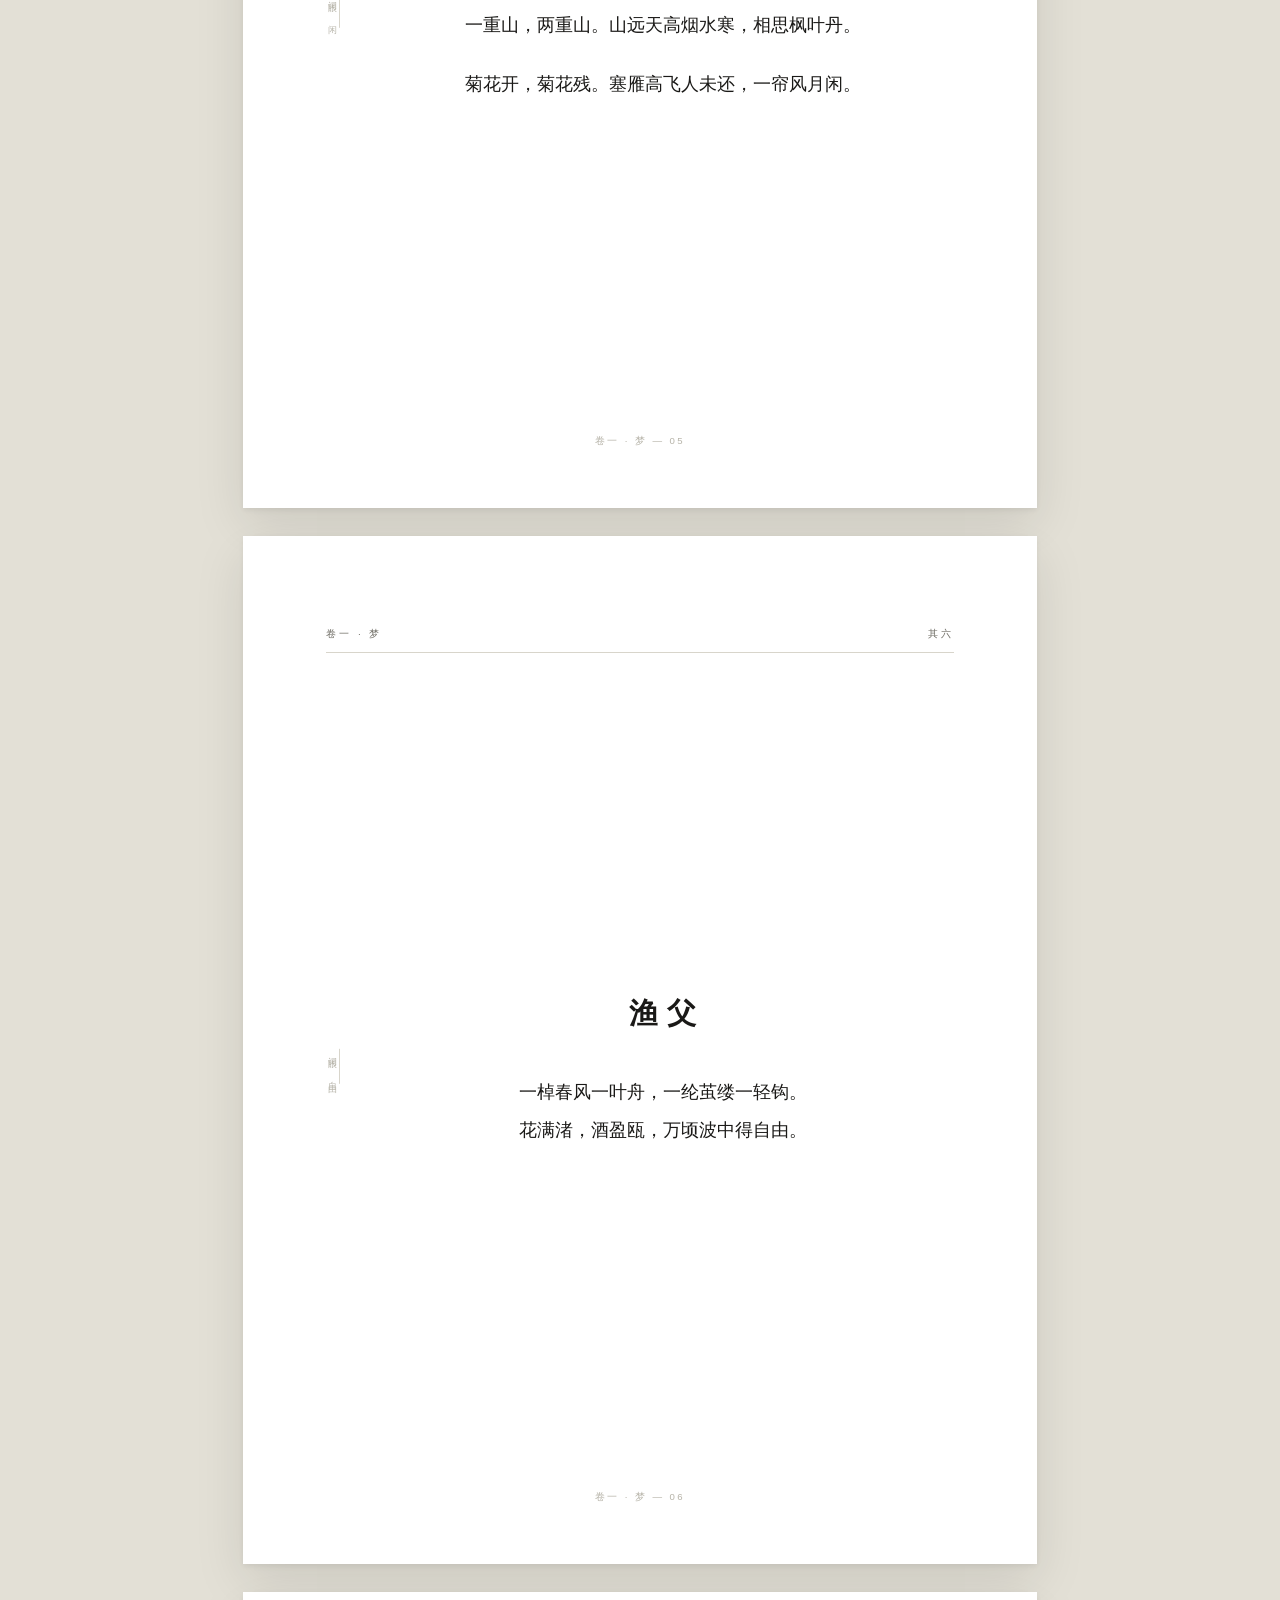
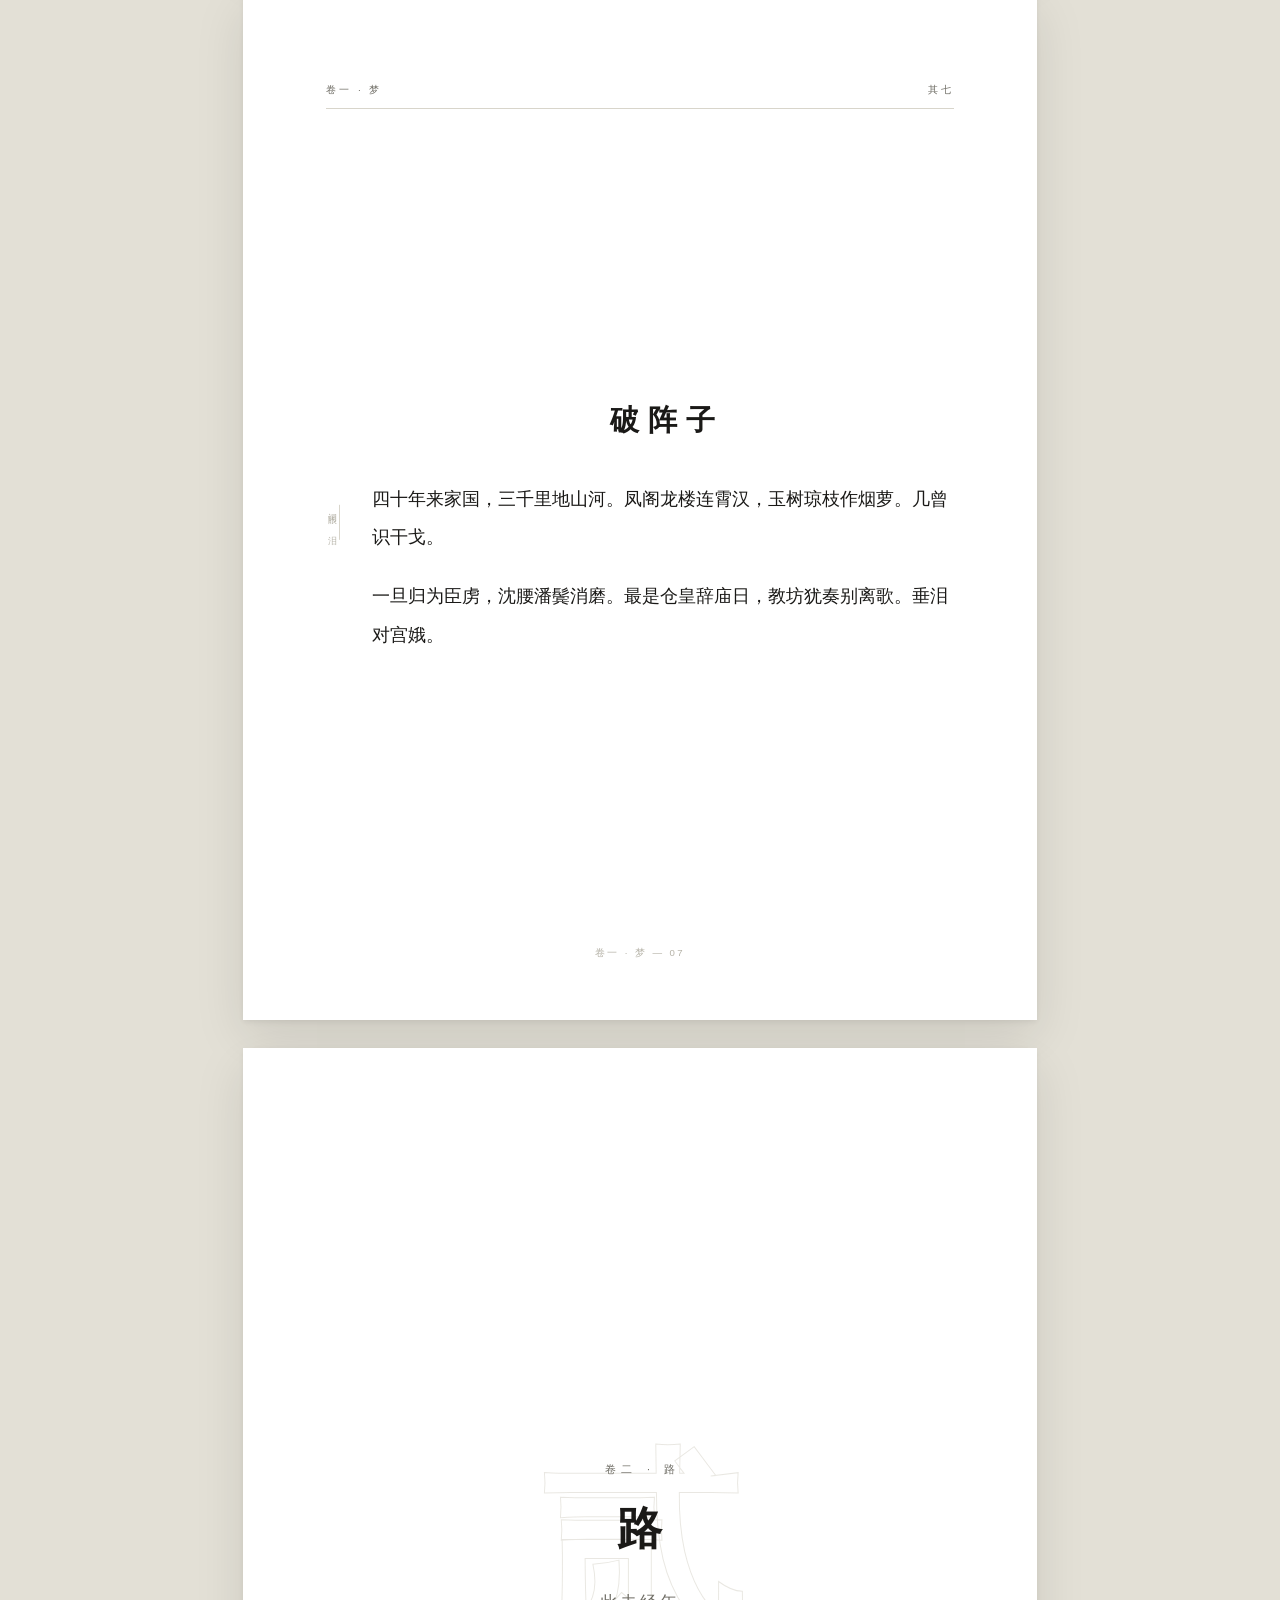
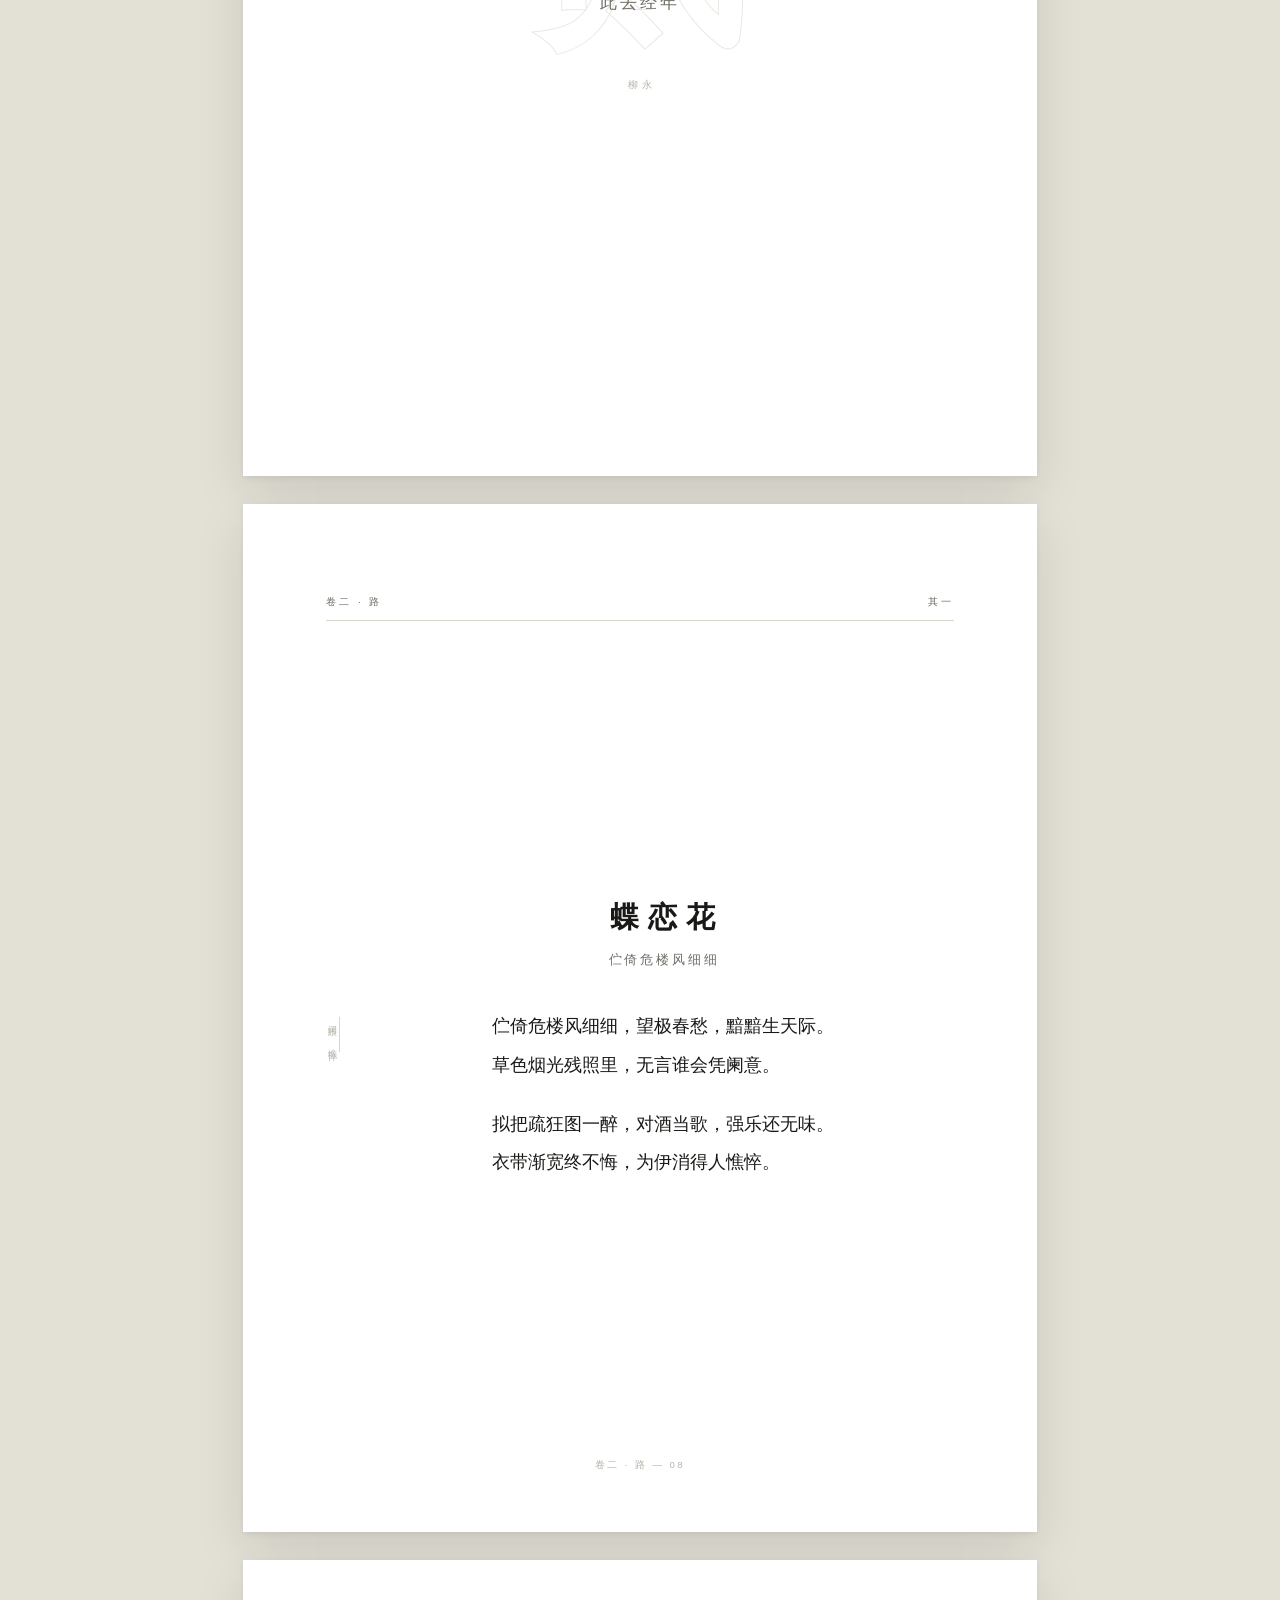
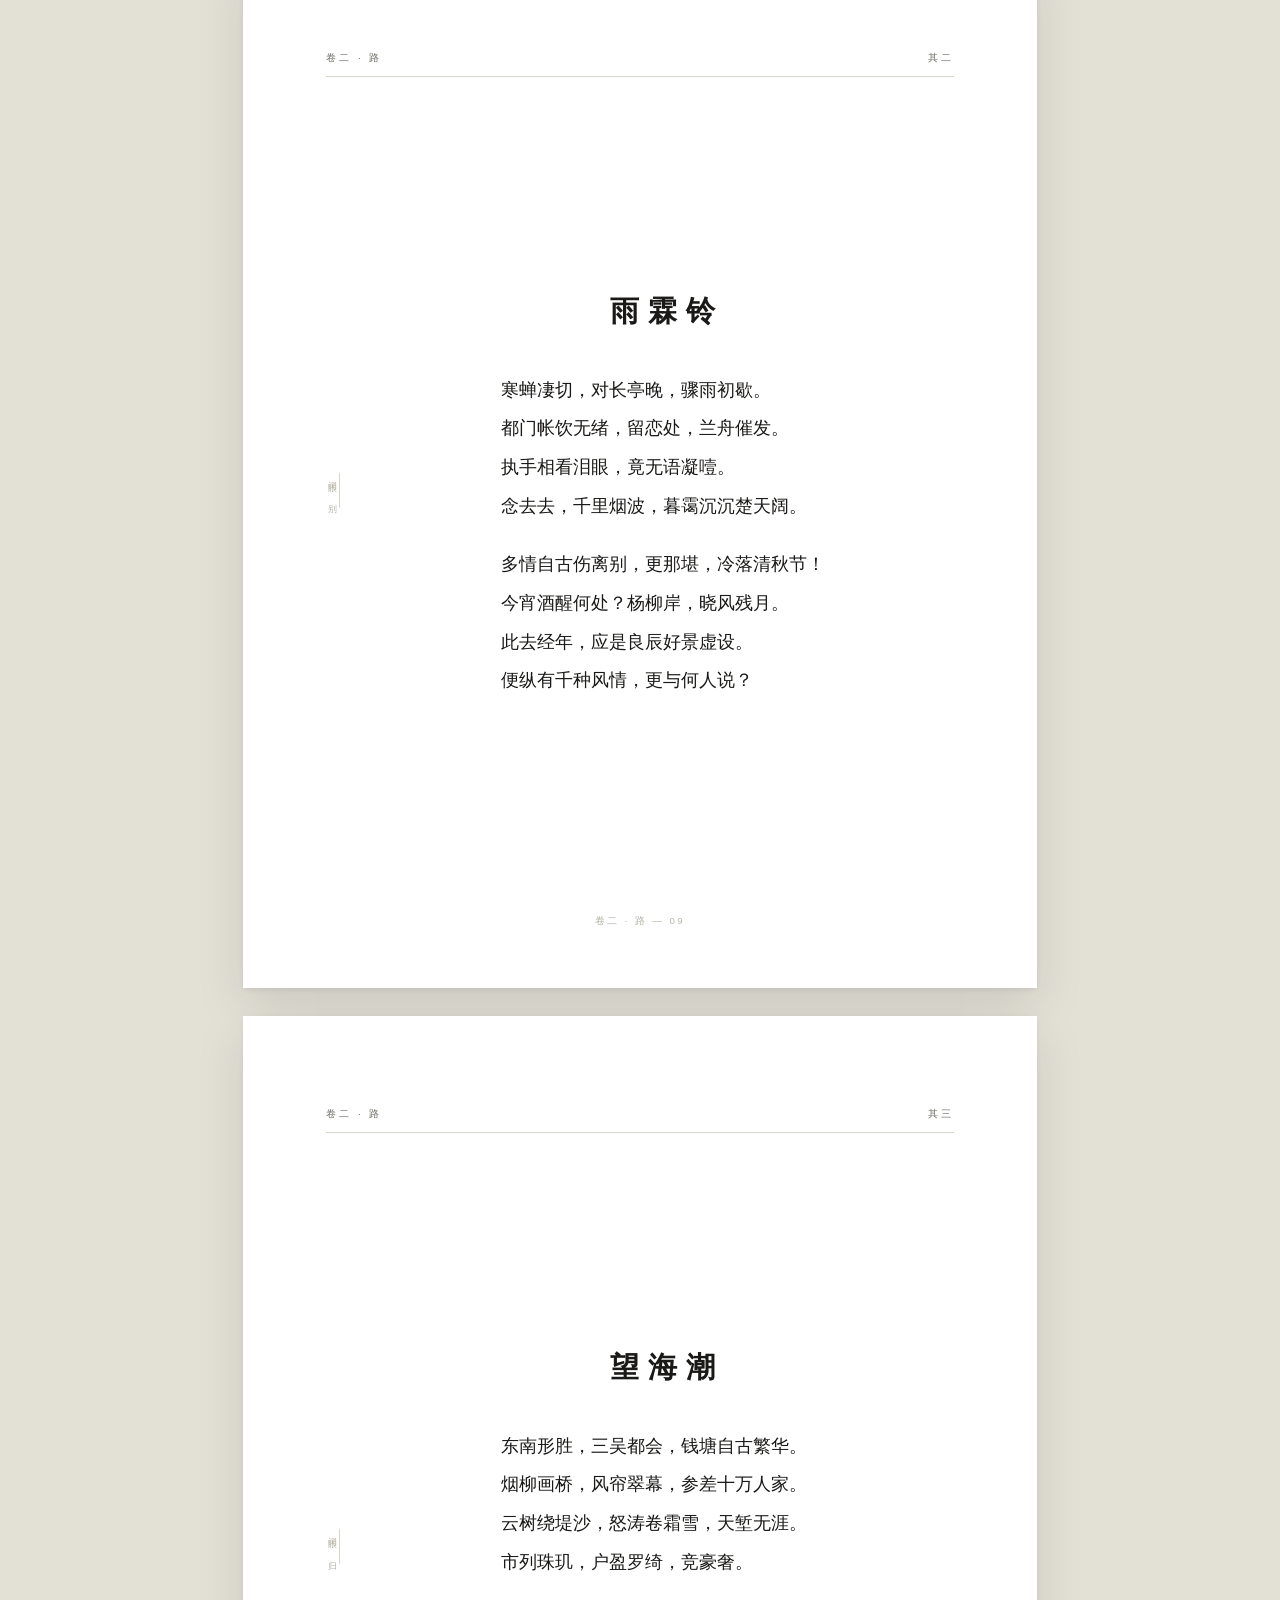
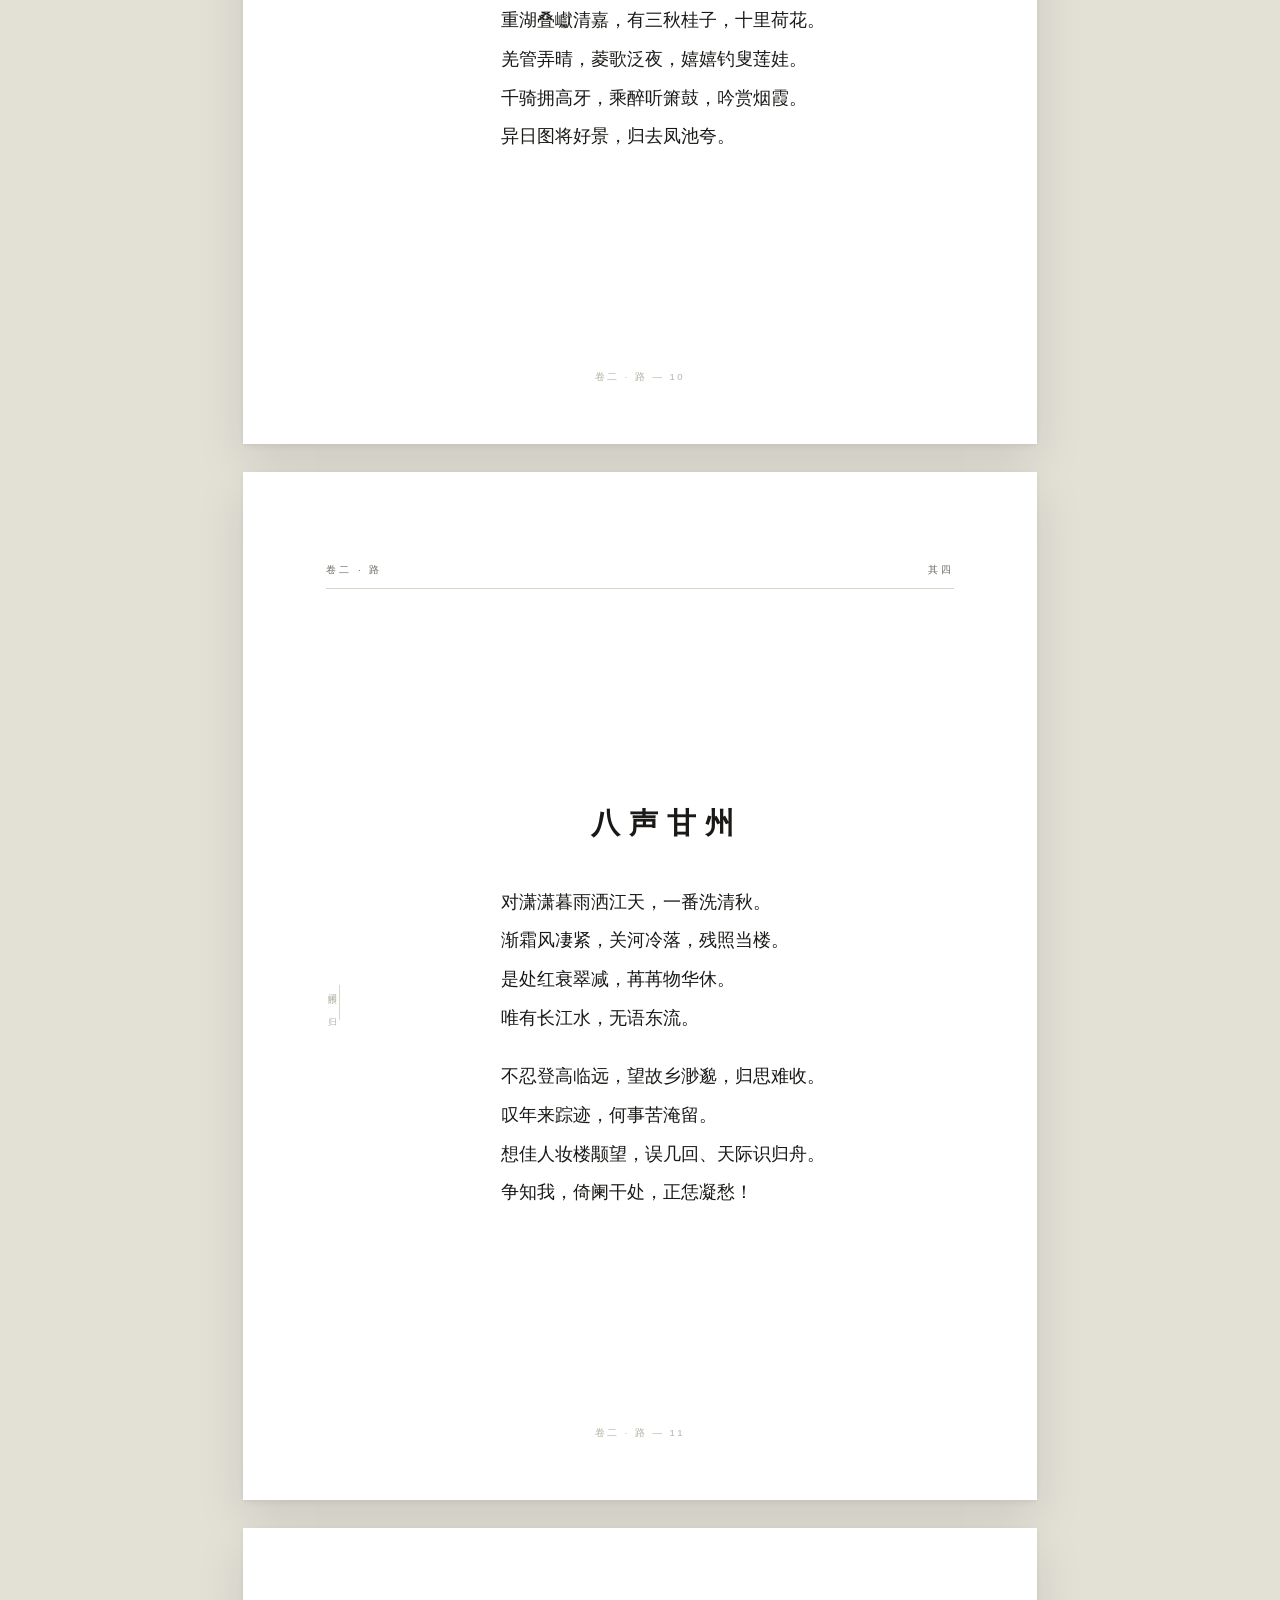
<file: books/ciling-shihai.html>
<!doctype html>
<html lang="zh-CN">
<head>
  <meta charset="utf-8">
  <meta name="viewport" content="width=device-width, initial-scale=1">
  <meta name="theme-color" content="#e3e0d6">
  <meta name="description" content="词令诗海：宋词二十首自印读本。李煜、柳永、辛弃疾。">
  <title>词令诗海 · 宋词二十首</title>
  <link rel="stylesheet" href="../assets/chapbook.css">
  <script>
    window.CHAPBOOK = {
      meta: {
        title: '词令诗海',
        subtitle: '宋词二十首 · 关于梦、路与未竟的灯',
        editor: '李煜 · 柳永 · 辛弃疾',
        eyeLabel: '词眼'
      },
      volumes: [
        {
          name: '梦', poet: '李煜', quote: '梦里不知身是客',
          items: [
            { title: '浪淘沙令', eye: '客', content: [
              ['帘外雨潺潺，春意阑珊，罗衾不耐五更寒。', '梦里不知身是客，一晌贪欢。'],
              ['独自莫凭栏，无限江山，别时容易见时难。', '流水落花春去也，天上人间。']
            ]},
            { title: '虞美人', eye: '愁', content: [
              ['春花秋月何时了，往事知多少。', '小楼昨夜又东风，故国不堪回首月明中。'],
              ['雕栏玉砌应犹在，只是朱颜改。', '问君能有几多愁，恰似一江春水向东流。']
            ]},
            { title: '相见欢', subtitle: '林花谢了春红', eye: '恨', content: [
              ['林花谢了春红，太匆匆。无奈朝来寒雨晚来风。'],
              ['胭脂泪，相留醉，几时重。自是人生长恨水长东。']
            ]},
            { title: '相见欢', subtitle: '无言独上西楼', eye: '愁', content: [
              ['无言独上西楼，月如钩。寂寞梧桐深院锁清秋。'],
              ['剪不断，理还乱，是离愁。别是一番滋味在心头。']
            ]},
            { title: '长相思', eye: '闲', content: [
              ['一重山，两重山。山远天高烟水寒，相思枫叶丹。'],
              ['菊花开，菊花残。塞雁高飞人未还，一帘风月闲。']
            ]},
            { title: '渔父', eye: '自由', content: [
              ['一棹春风一叶舟，一纶茧缕一轻钩。', '花满渚，酒盈瓯，万顷波中得自由。']
            ]},
            { title: '破阵子', eye: '泪', content: [
              ['四十年来家国，三千里地山河。凤阁龙楼连霄汉，玉树琼枝作烟萝。几曾识干戈。'],
              ['一旦归为臣虏，沈腰潘鬓消磨。最是仓皇辞庙日，教坊犹奏别离歌。垂泪对宫娥。']
            ]}
          ]
        },
        {
          name: '路', poet: '柳永', quote: '此去经年',
          items: [
            { title: '蝶恋花', subtitle: '伫倚危楼风细细', eye: '憔悴', content: [
              ['伫倚危楼风细细，望极春愁，黯黯生天际。', '草色烟光残照里，无言谁会凭阑意。'],
              ['拟把疏狂图一醉，对酒当歌，强乐还无味。', '衣带渐宽终不悔，为伊消得人憔悴。']
            ]},
            { title: '雨霖铃', eye: '别', content: [
              ['寒蝉凄切，对长亭晚，骤雨初歇。', '都门帐饮无绪，留恋处，兰舟催发。', '执手相看泪眼，竟无语凝噎。', '念去去，千里烟波，暮霭沉沉楚天阔。'],
              ['多情自古伤离别，更那堪，冷落清秋节！', '今宵酒醒何处？杨柳岸，晓风残月。', '此去经年，应是良辰好景虚设。', '便纵有千种风情，更与何人说？']
            ]},
            { title: '望海潮', eye: '归', content: [
              ['东南形胜，三吴都会，钱塘自古繁华。', '烟柳画桥，风帘翠幕，参差十万人家。', '云树绕堤沙，怒涛卷霜雪，天堑无涯。', '市列珠玑，户盈罗绮，竞豪奢。'],
              ['重湖叠巘清嘉，有三秋桂子，十里荷花。', '羌管弄晴，菱歌泛夜，嬉嬉钓叟莲娃。', '千骑拥高牙，乘醉听箫鼓，吟赏烟霞。', '异日图将好景，归去凤池夸。']
            ]},
            { title: '八声甘州', eye: '归', content: [
              ['对潇潇暮雨洒江天，一番洗清秋。', '渐霜风凄紧，关河冷落，残照当楼。', '是处红衰翠减，苒苒物华休。', '唯有长江水，无语东流。'],
              ['不忍登高临远，望故乡渺邈，归思难收。', '叹年来踪迹，何事苦淹留。', '想佳人妆楼颙望，误几回、天际识归舟。', '争知我，倚阑干处，正恁凝愁！']
            ]},
            { title: '鹤冲天', eye: '浮名', content: [
              ['黄金榜上，偶失龙头望。', '明代暂遗贤，如何向。', '未遂风云便，争不恣狂荡。', '何须论得丧？才子词人，自是白衣卿相。'],
              ['烟花巷陌，依约丹青屏障。', '幸有意中人，堪寻访。', '且恁偎红倚翠，风流事，平生畅。', '青春都一饷。忍把浮名，换了浅斟低唱！']
            ]},
            { title: '少年游', subtitle: '长安古道马迟迟', eye: '不似', content: [
              ['长安古道马迟迟，高柳乱蝉嘶。', '夕阳岛外，秋风原上，目断四天垂。'],
              ['归云一去无踪迹，何处是前期？', '狎兴生疏，酒徒萧索，不似少年时。']
            ]},
            { title: '少年游', subtitle: '参差烟树灞陵桥', eye: '断肠', content: [
              ['参差烟树灞陵桥，风物尽前朝。', '衰杨古柳，几经攀折，憔悴楚宫腰。'],
              ['夕阳闲淡秋光老，离思满蘅皋。', '一曲阳关，断肠声尽，独自凭兰桡。']
            ]},
            { title: '戚氏', subtitle: '晚秋天', eye: '无眠', content: [
              ['晚秋天，一霎微雨洒庭轩。', '槛菊萧疏，井梧零乱，惹残烟。', '凄然，望江关，飞云黯淡夕阳间。', '当时宋玉悲感，向此临水与登山。', '远道迢递，行人凄楚，倦听陇水潺湲。', '正蝉吟败叶，蛩响衰草，相应喧喧。'],
              ['孤馆，度日如年。', '风露渐变，悄悄至更阑。', '长天净，绛河清浅，皓月婵娟。', '思绵绵。夜永对景，那堪屈指，暗想从前。', '未名未禄，绮陌红楼，往往经岁迁延。'],
              ['帝里风光好，当年少日，暮宴朝欢。', '况有狂朋怪侣，遇当歌对酒竞留连。', '别来迅景如梭，旧游似梦，烟水程何限。', '念名利，憔悴长萦绊。', '追往事，空惨愁颜。', '漏箭移，稍觉轻寒。', '渐呜咽，画角数声残。', '对闲窗畔，停灯向晓，抱影无眠。']
            ]}
          ]
        },
        {
          name: '灯', poet: '辛弃疾', quote: '灯火阑珊处',
          items: [
            { title: '破阵子', subtitle: '为陈同甫赋壮词以寄之', eye: '梦', content: [
              ['醉里挑灯看剑，梦回吹角连营。', '八百里分麾下炙，五十弦翻塞外声。', '沙场秋点兵。'],
              ['马作的卢飞快，弓如霹雳弦惊。', '了却君王天下事，赢得生前身后名。', '可怜白发生！']
            ]},
            { title: '西江月', subtitle: '夜行黄沙道中', eye: '丰', content: [
              ['明月别枝惊鹊，清风半夜鸣蝉。', '稻花香里说丰年，听取蛙声一片。'],
              ['七八个星天外，两三点雨山前。', '旧时茅店社林边，路转溪桥忽见。']
            ]},
            { title: '青玉案', subtitle: '元夕', eye: '寻', content: [
              ['东风夜放花千树，更吹落，星如雨。', '宝马雕车香满路。', '凤箫声动，玉壶光转，一夜鱼龙舞。'],
              ['蛾儿雪柳黄金缕，笑语盈盈暗香去。', '众里寻他千百度，蓦然回首，那人却在，灯火阑珊处。']
            ]},
            { title: '鹧鸪天', subtitle: '送人', eye: '难', content: [
              ['唱彻《阳关》泪未干，功名馀事且加餐。', '浮天水送无穷树，带雨云埋一半山。'],
              ['今古恨，几千般，只应离合是悲欢？', '江头未是风波恶，别有人间行路难！']
            ]},
            { title: '永遇乐', subtitle: '京口北固亭怀古', eye: '问', content: [
              ['千古江山，英雄无觅，孙仲谋处。', '舞榭歌台，风流总被，雨打风吹去。', '斜阳草树，寻常巷陌，人道寄奴曾住。', '想当年，金戈铁马，气吞万里如虎。'],
              ['元嘉草草，封狼居胥，赢得仓皇北顾。', '四十三年，望中犹记，烽火扬州路。', '可堪回首，佛狸祠下，一片神鸦社鼓。', '凭谁问，廉颇老矣，尚能饭否？']
            ]}
          ]
        }
      ]
    };
  </script>
</head>
<body>
  <div class="toolbar">
    <span class="name">词令诗海</span>
    <span class="hint">打印建议：A4 · 黑白 · 缩放 100% · 单面；双面打印可装订成册</span>
    <button type="button" onclick="window.print()">打印 / 存为 PDF</button>
  </div>

  <main class="sheets" id="sheets"></main>

  <script src="../assets/chapbook.js"></script>
</body>
</html>
</file>
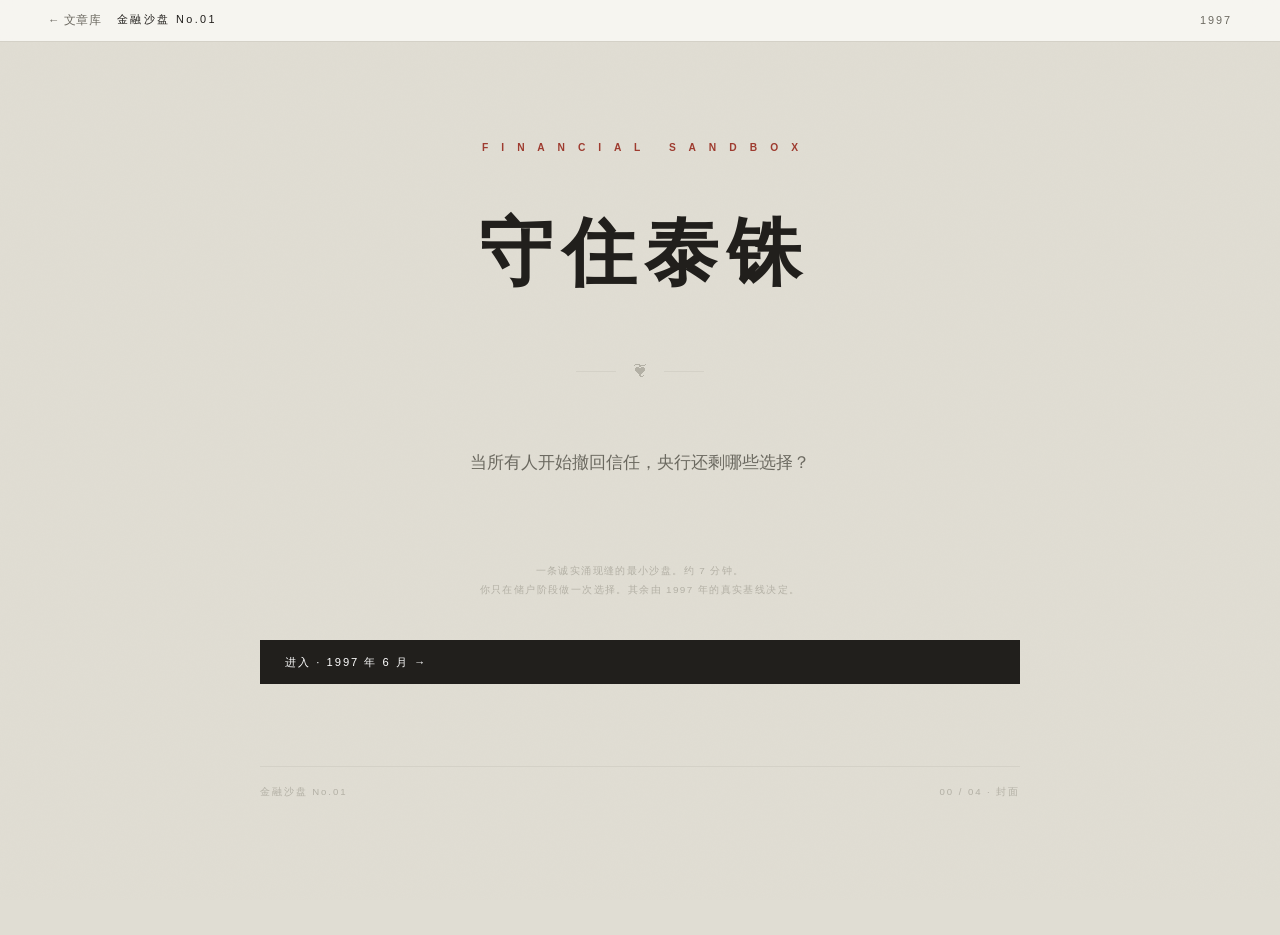
<file: financial-sandbox/baht.html>
<!doctype html>
<html lang="zh-CN">
<head>
  <meta charset="utf-8">
  <meta name="viewport" content="width=device-width, initial-scale=1">
  <meta name="theme-color" content="#e0ddd3">
  <meta name="description" content="金融沙盘 No.01：守住泰铢。一条诚实涌现缝的最小沙盘。">
  <title>守住泰铢｜金融沙盘 No.01</title>
  <style>
    /* ============================================================
       金融沙盘 No.01 · 守住泰铢
       自包含单文件。继承 chapbook 纸感+宋体，降暖加灰，
       引入档案红 --risk 与等宽数字 --mono。
       ============================================================ */
    :root {
      --bg: #e0ddd3;
      --paper: #fbfaf6;
      --ink: #211f1c;
      --muted: #6b6960;
      --faint: #b3b0a5;
      --line: #d4d1c7;
      --risk: #9e3b2f;          /* 档案印章红，非亮红；风险标记/阈值警示 */
      --annotation: #43525e;    /* 钢笔蓝灰，手写批注感 */
      --serif: "Noto Serif CJK SC", "Source Han Serif SC", "Songti SC", "STSong", serif;
      --sans: -apple-system, BlinkMacSystemFont, "Helvetica Neue", "PingFang SC", "Hiragino Sans GB", "Microsoft YaHei", sans-serif;
      --mono: "SF Mono", "JetBrains Mono", "Menlo", monospace;
    }
    * { box-sizing: border-box; }
    html { scroll-behavior: smooth; }
    body {
      margin: 0;
      color: var(--ink);
      background: var(--bg);
      font-family: var(--serif);
      -webkit-font-smoothing: antialiased;
    }
    body::before {
      content: "";
      position: fixed;
      inset: 0;
      pointer-events: none;
      opacity: .14;
      background-image: url("data:image/svg+xml,%3Csvg xmlns='http://www.w3.org/2000/svg' width='180' height='180' viewBox='0 0 180 180'%3E%3Cfilter id='n'%3E%3CfeTurbulence type='fractalNoise' baseFrequency='.85' numOctaves='3' stitchTiles='stitch'/%3E%3C/filter%3E%3Crect width='100%25' height='100%25' filter='url(%23n)' opacity='.12'/%3E%3C/svg%3E");
      mix-blend-mode: multiply;
      z-index: -1;
    }
    button, input { font: inherit; }
    button { cursor: pointer; }
    a { color: inherit; text-decoration: none; }

    /* ---------- 档案条（替代 chapbook .toolbar） ---------- */
    .archive-bar {
      position: sticky;
      top: 0;
      z-index: 10;
      display: flex;
      align-items: center;
      justify-content: space-between;
      gap: 1rem;
      padding: .8rem clamp(20px, 4vw, 48px);
      background: rgba(251, 250, 246, .84);
      backdrop-filter: blur(12px);
      -webkit-backdrop-filter: blur(12px);
      border-bottom: 1px solid var(--line);
      font-family: var(--sans);
    }
    .archive-left { display: flex; align-items: center; gap: 1rem; }
    .archive-back {
      color: var(--muted);
      font-size: .72rem;
      letter-spacing: .04em;
      transition: color .2s ease;
    }
    .archive-back:hover { color: var(--ink); }
    .archive-name { font-size: .68rem; letter-spacing: .22em; color: var(--ink); }
    .archive-year { color: var(--muted); font-size: .68rem; letter-spacing: .18em; }

    /* ---------- 舞台 ---------- */
    .stage-wrap { width: min(760px, calc(100% - 40px)); margin: 0 auto; padding: clamp(40px, 7vw, 84px) 0 120px; }
    #stage { transition: opacity .28s ease, transform .28s ease; }
    .scene { display: flex; flex-direction: column; gap: 2.1rem; }

    /* ---------- 通用排版 ---------- */
    .eyebrow {
      margin: 0;
      color: var(--risk);
      font-family: var(--sans);
      font-size: .64rem;
      font-weight: 700;
      letter-spacing: .26em;
      text-indent: .26em;
    }
    .scene-title {
      margin: .3rem 0 0;
      font-size: clamp(1.9rem, 4.4vw, 2.7rem);
      font-weight: 600;
      letter-spacing: .04em;
      line-height: 1.3;
    }
    .scene-sub { margin: -.6rem 0 0; color: var(--muted); font-size: .96rem; letter-spacing: .04em; }
    .prose { margin: 0; font-size: 1.06rem; line-height: 2; color: #34322e; }
    .prose + .prose { margin-top: -.4rem; }
    .lead { font-size: 1.14rem; line-height: 1.95; }

    /* ---------- 手写批注块 ---------- */
    .annotation {
      margin: 0;
      padding: .2rem 0 .2rem 1.1rem;
      border-left: 2px solid var(--annotation);
      color: var(--annotation);
      font-size: .98rem;
      line-height: 1.95;
      font-style: italic;
    }
    .annotation small {
      display: block;
      margin-top: .5rem;
      font-family: var(--sans);
      font-style: normal;
      font-size: .6rem;
      letter-spacing: .18em;
      color: var(--faint);
    }

    /* ---------- 落句 / 格言 ---------- */
    .aphorism {
      margin: 0;
      padding: 1.6rem 0;
      border-top: 1px solid var(--line);
      border-bottom: 1px solid var(--line);
      font-size: 1.12rem;
      line-height: 2.1;
      letter-spacing: .02em;
      text-align: center;
      color: #2a2824;
    }
    .aphorism p { margin: 0; }

    /* ---------- 外生信号清单 ---------- */
    .signals { display: grid; gap: .5rem; margin: 0; padding: 0; list-style: none; }
    .signals li {
      display: flex;
      align-items: baseline;
      gap: .8rem;
      padding: .55rem 0;
      border-bottom: 1px dashed var(--line);
      font-size: .98rem;
      line-height: 1.7;
    }
    .signals li:last-child { border-bottom: 0; }
    .signals .tag {
      flex-shrink: 0;
      color: var(--faint);
      font-family: var(--sans);
      font-size: .58rem;
      letter-spacing: .16em;
      min-width: 5.2em;
    }
    .signals-note { margin: .8rem 0 0; color: var(--faint); font-family: var(--sans); font-size: .62rem; letter-spacing: .12em; }

    /* ---------- 选择按钮 ---------- */
    .prompt { margin: 0; font-size: 1.04rem; line-height: 1.9; color: var(--ink); }
    .choices { display: grid; gap: .7rem; }
    .choice {
      display: flex;
      align-items: baseline;
      gap: .9rem;
      width: 100%;
      padding: 1rem 1.2rem;
      text-align: left;
      border: 1px solid var(--line);
      background: rgba(251, 250, 246, .6);
      color: var(--ink);
      transition: border-color .2s ease, background .2s ease, transform .2s ease;
    }
    .choice:hover { border-color: var(--risk); background: var(--paper); transform: translateX(3px); }
    .choice:disabled { opacity: .5; cursor: not-allowed; transform: none; }
    .choice .num { color: var(--risk); font-family: var(--mono); font-size: .82rem; flex-shrink: 0; }
    .choice .label { font-size: 1.02rem; }
    .choice .hint { margin-left: auto; color: var(--faint); font-family: var(--sans); font-size: .6rem; letter-spacing: .1em; }
    .choice.picked { border-color: var(--risk); background: rgba(158, 59, 47, .06); }

    /* ---------- 账户反馈（克制） ---------- */
    .ledger {
      display: flex;
      flex-wrap: wrap;
      gap: 1.4rem 2.4rem;
      padding: 1.3rem 1.4rem;
      border: 1px solid var(--line);
      background: var(--paper);
    }
    .ledger-item { display: flex; flex-direction: column; gap: .3rem; }
    .ledger-key { color: var(--faint); font-family: var(--sans); font-size: .6rem; letter-spacing: .16em; }
    .ledger-val { font-family: var(--mono); font-size: 1.5rem; letter-spacing: .02em; color: var(--ink); }
    .ledger-val small { font-family: var(--sans); font-size: .62rem; color: var(--muted); margin-left: .3rem; letter-spacing: .1em; }
    .ledger-note { margin: .7rem 0 0; width: 100%; color: var(--faint); font-family: var(--sans); font-size: .6rem; letter-spacing: .12em; }

    /* ---------- 双屏（场景 2） ---------- */
    .dual { display: grid; grid-template-columns: 1fr 1fr; gap: 0; border: 1px solid var(--line); background: var(--paper); }
    .dual-col { padding: 1.5rem 1.4rem; }
    .dual-col + .dual-col { border-left: 1px solid var(--line); }
    .dual-head { display: flex; align-items: center; gap: .6rem; margin: 0 0 .8rem; color: var(--muted); font-family: var(--sans); font-size: .6rem; letter-spacing: .2em; }
    .dual-head .dot { width: 7px; height: 7px; border-radius: 50%; background: var(--faint); }
    .dual-col.risk .dual-head .dot { background: var(--risk); }
    .dual-title { margin: 0 0 .6rem; font-size: 1.12rem; font-weight: 600; letter-spacing: .04em; }
    .dual-body { margin: 0; font-size: .92rem; line-height: 1.85; color: #3a3833; }

    /* ---------- 人群比例（静态示意） ---------- */
    .crowd { border: 1px solid var(--line); background: var(--paper); padding: 1.3rem 1.4rem; }
    .crowd-bar { display: flex; height: 14px; margin: .4rem 0 1rem; border: 1px solid var(--line); overflow: hidden; }
    .crowd-seg { display: flex; align-items: center; justify-content: center; font-family: var(--mono); font-size: .6rem; color: #fff; }
    .crowd-legend { display: grid; gap: .5rem; }
    .crowd-legend .row { display: flex; align-items: baseline; gap: .7rem; font-size: .92rem; }
    .crowd-legend .sw { width: 9px; height: 9px; flex-shrink: 0; }
    .crowd-legend .pct { margin-left: auto; font-family: var(--mono); color: var(--muted); }
    .crowd-note { margin: 1rem 0 0; color: var(--risk); font-family: var(--sans); font-size: .6rem; letter-spacing: .14em; }

    /* ---------- 阈值标尺 ---------- */
    .ruler { border: 1px solid var(--line); background: var(--paper); padding: 1.5rem 1.4rem 1.2rem; }
    .ruler-label { display: flex; align-items: baseline; justify-content: space-between; margin: 0 0 1.2rem; }
    .ruler-label .name { font-size: .98rem; letter-spacing: .03em; }
    .ruler-label .scale { color: var(--faint); font-family: var(--sans); font-size: .58rem; letter-spacing: .14em; }
    .ruler-track { position: relative; height: 46px; margin: 0 .2rem; }
    .ruler-line { position: absolute; left: 0; right: 0; top: 14px; height: 1px; background: var(--line); }
    .ruler-tick { position: absolute; top: 8px; width: 1px; height: 12px; background: var(--faint); }
    .ruler-tick span { position: absolute; top: 22px; left: 50%; transform: translateX(-50%); font-family: var(--mono); font-size: .6rem; color: var(--faint); white-space: nowrap; }
    .ruler-tick.threshold { background: var(--risk); height: 22px; top: 3px; }
    .ruler-tick.threshold span { color: var(--risk); font-weight: 700; font-family: var(--sans); letter-spacing: .08em; }
    .ruler-dot {
      position: absolute; top: 6px; width: 16px; height: 16px; border-radius: 50%;
      background: var(--risk); border: 2px solid var(--paper); box-shadow: 0 0 0 1px var(--risk);
      transform: translateX(-50%); transition: left .5s ease;
    }
    .ruler-dot span {
      position: absolute; top: -1.7rem; left: 50%; transform: translateX(-50%);
      font-family: var(--mono); font-size: .72rem; color: var(--risk); white-space: nowrap; font-weight: 700;
    }
    .ruler-note { margin: 1.6rem 0 0; color: var(--risk); font-size: .9rem; line-height: 1.7; }
    .ruler-note b { font-weight: 600; }

    /* ---------- 相对条（储备 / 压力） ---------- */
    .gauges { display: grid; gap: 1rem; }
    .gauge { border: 1px solid var(--line); background: var(--paper); padding: 1.1rem 1.3rem; }
    .gauge-head { display: flex; align-items: baseline; justify-content: space-between; margin: 0 0 .7rem; }
    .gauge-name { font-size: .9rem; letter-spacing: .03em; }
    .gauge-state { font-family: var(--sans); font-size: .6rem; letter-spacing: .16em; color: var(--risk); }
    .gauge-track { position: relative; height: 12px; border: 1px solid var(--line); background: rgba(0,0,0,.03); }
    .gauge-fill { position: absolute; left: 0; top: 0; bottom: 0; background: var(--muted); transition: width .5s ease; }
    .gauge-fill.risk { background: var(--risk); opacity: .7; }
    .gauge-mark {
      position: absolute; top: -5px; bottom: -5px; width: 2px; background: var(--annotation);
      transform: translateX(-50%); transition: left .5s ease;
    }
    .gauge-mark::after {
      content: "你的选择在此"; position: absolute; bottom: -1.4rem; left: 50%; transform: translateX(-50%);
      font-family: var(--sans); font-size: .54rem; letter-spacing: .1em; color: var(--annotation); white-space: nowrap;
    }
    .gauge-foot { margin: 1.3rem 0 0; color: var(--faint); font-family: var(--sans); font-size: .58rem; letter-spacing: .12em; }

    /* ---------- 政策卡 ---------- */
    .policy-grid { display: grid; gap: .9rem; }
    .policy-card {
      display: grid; gap: 1rem;
      padding: 1.3rem 1.4rem;
      border: 1px solid var(--line);
      background: rgba(251, 250, 246, .6);
      text-align: left;
      transition: border-color .2s ease, background .2s ease;
    }
    .policy-card:hover { border-color: var(--risk); background: var(--paper); }
    .policy-card.picked { border-color: var(--risk); background: rgba(158, 59, 47, .06); }
    .policy-head { display: flex; align-items: baseline; gap: .7rem; }
    .policy-head .num { color: var(--risk); font-family: var(--mono); font-size: .9rem; }
    .policy-head .goal { font-size: 1.08rem; font-weight: 600; letter-spacing: .03em; }
    .policy-head .arrow { color: var(--faint); margin: 0 .2rem; }
    .policy-head .act { color: var(--muted); font-size: .96rem; }
    .policy-cols { display: grid; grid-template-columns: 1fr 1fr; gap: 1rem; }
    .policy-col h4 { margin: 0 0 .4rem; font-family: var(--sans); font-size: .58rem; letter-spacing: .18em; color: var(--faint); font-weight: 700; }
    .policy-col.pay h4 { color: var(--risk); }
    .policy-col p { margin: 0; font-size: .9rem; line-height: 1.7; color: #3a3833; }
    .policy-nature { padding-top: .8rem; border-top: 1px dashed var(--line); font-size: .86rem; line-height: 1.7; color: var(--annotation); font-style: italic; }
    .policy-nature b { font-style: normal; font-family: var(--sans); font-size: .58rem; letter-spacing: .16em; color: var(--faint); margin-right: .5rem; }

    /* ---------- 代价转移图 ---------- */
    .cost { border: 1px solid var(--line); background: var(--paper); padding: 1.5rem 1.4rem; }
    .cost h3 { margin: 0 0 1rem; font-size: 1.1rem; font-weight: 600; letter-spacing: .03em; }
    .cost-block { margin: 0 0 1.1rem; }
    .cost-block:last-child { margin-bottom: 0; }
    .cost-key { margin: 0 0 .5rem; font-family: var(--sans); font-size: .6rem; letter-spacing: .18em; color: var(--faint); }
    .cost-key.pay { color: var(--risk); }
    .cost-list { margin: 0; padding: 0; list-style: none; display: grid; gap: .4rem; }
    .cost-list li { display: flex; align-items: baseline; gap: .6rem; font-size: .94rem; line-height: 1.6; }
    .cost-list li::before { content: "→"; color: var(--risk); font-family: var(--mono); font-size: .8rem; flex-shrink: 0; }
    .cost-list.shield li::before { content: "✓"; color: var(--muted); }
    .cost-note { margin: 1rem 0 0; padding-top: .9rem; border-top: 1px dashed var(--line); font-size: .86rem; line-height: 1.75; color: var(--annotation); font-style: italic; }
    .cost-note b { font-style: normal; font-family: var(--sans); font-size: .58rem; letter-spacing: .16em; color: var(--faint); margin-right: .5rem; }

    /* ---------- 历史对照 ---------- */
    .verdict { border: 1px solid var(--risk); background: rgba(158, 59, 47, .04); padding: 1.6rem 1.5rem; }
    .verdict-head { margin: 0 0 .9rem; color: var(--risk); font-family: var(--sans); font-size: .62rem; letter-spacing: .22em; font-weight: 700; }
    .verdict p { margin: 0 0 .8rem; font-size: .98rem; line-height: 1.9; }
    .verdict p:last-child { margin-bottom: 0; }

    /* ---------- 反事实揭示面板 ---------- */
    .reveal { display: grid; gap: 1.2rem; }
    .reveal-card { padding: 1.5rem 1.5rem; border: 1px solid var(--line); background: var(--paper); position: relative; }
    .reveal-card.counter { border-color: var(--annotation); background: rgba(67, 82, 94, .04); }
    .reveal-tag { margin: 0 0 .8rem; font-family: var(--sans); font-size: .6rem; letter-spacing: .2em; color: var(--risk); font-weight: 700; }
    .reveal-card.counter .reveal-tag { color: var(--annotation); }
    .reveal-card p { margin: 0 0 .7rem; font-size: 1rem; line-height: 1.95; }
    .reveal-card p:last-child { margin-bottom: 0; }

    /* ---------- 收尾 caption ---------- */
    .caption { margin: 2.4rem 0 0; padding-top: 1.6rem; border-top: 1px solid var(--line); text-align: center; color: var(--muted); font-size: .9rem; line-height: 2; }
    .caption p { margin: 0; }

    /* ---------- folio 角标 ---------- */
    .folio {
      margin-top: 3rem; padding-top: 1.2rem; border-top: 1px solid var(--line);
      display: flex; justify-content: space-between; align-items: baseline;
      color: var(--faint); font-family: var(--sans); font-size: .6rem; letter-spacing: .2em;
    }

    /* ---------- 推进按钮 ---------- */
    .advance { display: inline-flex; align-items: center; gap: .6rem; margin-top: .4rem; padding: .85rem 1.5rem; border: 1px solid var(--ink); background: var(--ink); color: #fff; font-family: var(--sans); font-size: .7rem; letter-spacing: .18em; transition: opacity .2s ease; }
    .advance:hover { opacity: .82; }
    .advance.ghost { background: transparent; color: var(--ink); }
    .end-actions { display: flex; flex-wrap: wrap; gap: .8rem; align-items: center; }

    /* ---------- 封面 ---------- */
    .cover { text-align: center; padding: 1rem 0; }
    .cover-kicker { margin: 0 0 1.4rem; color: var(--risk); font-family: var(--sans); font-size: .64rem; letter-spacing: .5em; text-indent: .5em; font-weight: 700; }
    .cover h1 { margin: 0; font-size: clamp(3rem, 9vw, 4.6rem); font-weight: 600; letter-spacing: .12em; text-indent: .12em; line-height: 1.2; }
    .cover-line { display: flex; align-items: center; gap: 1rem; width: 8rem; margin: 2rem auto; color: var(--faint); }
    .cover-line::before, .cover-line::after { content: ""; flex: 1; height: 1px; background: var(--line); }
    .cover-sub { max-width: 30rem; margin: 0 auto; color: var(--muted); font-size: 1.08rem; line-height: 2; }
    .cover-foot { margin: 3rem auto 0; max-width: 30rem; color: var(--faint); font-family: var(--sans); font-size: .62rem; letter-spacing: .14em; line-height: 1.9; }

    /* ---------- 移动端 ---------- */
    @media (max-width: 640px) {
      .dual { grid-template-columns: 1fr; }
      .dual-col + .dual-col { border-left: 0; border-top: 1px solid var(--line); }
      .policy-cols { grid-template-columns: 1fr; }
      .archive-name { font-size: .62rem; }
      .ledger-val { font-size: 1.3rem; }
    }
    @media (prefers-reduced-motion: reduce) {
      html { scroll-behavior: auto; }
      #stage { transition: none; }
      .ruler-dot, .gauge-fill, .gauge-mark { transition: none; }
    }
  </style>
</head>
<body>
  <header class="archive-bar">
    <div class="archive-left">
      <a class="archive-back" href="../index.html#contents">← 文章库</a>
      <span class="archive-name">金融沙盘 No.01</span>
    </div>
    <span class="archive-year">1997</span>
  </header>

  <main class="stage-wrap">
    <div id="stage"></div>
  </main>

  <script>
  /* ============================================================
     状态机：极小，零随机，零依赖。
     唯一玩家输入 = saverChoice（场景 1）。
     其余由历史基线 HIST 决定。阈值在历史复现下恒被跨过。
     ============================================================ */
  const HIST = {
    debtToReserve: 1.12,   // 1997 短期外债/储备 >1（历史事实）
    reservesBar: 0.62,     // 相对储备条 0–1，纯视觉示意，不参与判定
    crowdFlight: 'heavy',  // 历史人群撤离：重（外生）
    peg: 25,               // 1 美元 ≈ 25 泰铢（固定汇率承诺）
    deposit: 100000,       // 你持有 10 万泰铢存款
  };

  // 玩家选择的可见 delta（小，且非决定性）
  const SAVER = {
    hold:    { ratio: -0.02, label: '持有全部',   keep: 100000, out: 0 },
    partial: { ratio:  0.00, label: '换出一部分', keep: 50000,  out: 50000 },
    all:     { ratio:  0.02, label: '全部换出',   keep: 0,      out: 100000 },
  };

  const POLICIES = [
    { id:'defend', n:'①', goal:'守住汇率', act:'动用外汇储备',
      protect:'固定汇率（短期）、持有泰铢资产的人',
      pay:'外汇储备（持续消耗）、未来政策空间、最终被迫调整时的冲击更陡',
      nature:'储备已不足持续干预 — 只能延缓失守，无法恢复信心',
      note:'泰国耗资干预数月后仍被迫放开；越晚放开，冲击越大。' },
    { id:'rates', n:'②', goal:'守住货币吸引力', act:'提高利率',
      protect:'短期抑制投机、汇率（短期）',
      pay:'企业融资成本、房地产、实体经济',
      nature:'实体已脆弱 — 高利率进一步加压',
      note:'泰国曾大幅提高利率；高利率本身加剧了本已脆弱的企业与金融体系压力。' },
    { id:'float', n:'③', goal:'守住外汇储备', act:'放弃固定汇率',
      protect:'外汇储备（停止消耗）、避免储备耗尽后的更坏局面',
      pay:'持有美元债务的企业（偿债暴涨）、持有泰铢资产的人（购买力下降）、短期市场信心',
      nature:'停止消耗，但汇率将大幅调整',
      note:'这正是泰国 1997 年 7 月 2 日所做的。浮动后泰铢大幅贬值。',
      isHistory:true },
    { id:'controls', n:'④', goal:'守住资金边界', act:'资本管制',
      protect:'减缓资金外流、短期止血',
      pay:'国际资本信任、跨境融资能力、长期政策信誉',
      nature:'可减缓，但信任成本高',
      note:'泰国当时未主要采用；马来西亚后来采用，争议至今。' },
  ];

  const state = {
    scene: 0,
    saverChoice: null,
    cbChoice: null,
    scene2Step: 0,    // 0 选股 / 1 看人群 / 2 反思
    stockChoice: null,
    holdChoice: null,
  };

  const stage = document.getElementById('stage');

  /* ---------- 工具 ---------- */
  const fmt = n => n.toLocaleString('en-US');
  const usd = out => out / HIST.peg;
  const finalRatio = () => HIST.debtToReserve + SAVER[state.saverChoice].ratio;
  // 阈值标尺：0.8 → 0%，1.4 → 100%
  const ratioPos = r => ((r - 0.8) / 0.6) * 100;

  function go(n) {
    state.scene = n;
    stage.style.opacity = '0';
    stage.style.transform = 'translateY(8px)';
    setTimeout(() => {
      render();
      stage.style.opacity = '1';
      stage.style.transform = 'translateY(0)';
      window.scrollTo({ top: 0, behavior: 'smooth' });
    }, 170);
  }

  function render() {
    if (state.scene === 0) stage.innerHTML = renderCover();
    else if (state.scene === 1) stage.innerHTML = renderScene1();
    else if (state.scene === 2) stage.innerHTML = renderScene2();
    else if (state.scene === 3) stage.innerHTML = renderScene3();
    else if (state.scene === 4) stage.innerHTML = renderScene4();
    bind();
  }

  function folio(n, label) {
    return `<div class="folio"><span>金融沙盘 No.01</span><span>${String(n).padStart(2,'0')} / 04 · ${label}</span></div>`;
  }

  /* ---------- 封面 ---------- */
  function renderCover() {
    return `
      <section class="scene cover">
        <p class="cover-kicker">F I N A N C I A L &nbsp; S A N D B O X</p>
        <h1>守住泰铢</h1>
        <div class="cover-line"><span>❦</span></div>
        <p class="cover-sub">当所有人开始撤回信任，央行还剩哪些选择？</p>
        <p class="cover-foot">一条诚实涌现缝的最小沙盘。约 7 分钟。<br>你只在储户阶段做一次选择。其余由 1997 年的真实基线决定。</p>
        <button class="advance" data-go="1">进入 · 1997 年 6 月 →</button>
        ${folio(0, '封面')}
      </section>`;
  }

  /* ---------- 场景 1 · 储户 ---------- */
  function renderScene1() {
    const picked = state.saverChoice;
    let interact;
    if (!picked) {
      interact = `
        <p class="prompt">你持有 <b>${fmt(HIST.deposit)}</b> 泰铢存款。邻居已经开始换美元。你呢？</p>
        <div class="choices">
          ${Object.entries(SAVER).map(([k,v]) => `
            <button class="choice" data-saver="${k}">
              <span class="num">${v.label === '持有全部' ? '①' : v.label === '换出一部分' ? '②' : '③'}</span>
              <span class="label">${v.label}</span>
              ${k==='partial' ? '<span class="hint">换出一半</span>' : ''}
            </button>`).join('')}
        </div>`;
    } else {
      const s = SAVER[picked];
      interact = `
        <div class="ledger">
          <div class="ledger-item"><span class="ledger-key">泰铢 THB</span><span class="ledger-val">${fmt(s.keep)}<small>泰铢</small></span></div>
          <div class="ledger-item"><span class="ledger-key">美元 USD</span><span class="ledger-val">${fmt(usd(s.out))}<small>美元</small></span></div>
          <p class="ledger-note">这是你的账户。没有更多解释。</p>
        </div>
        <button class="advance" data-go="2">继续 · 同年，另一场行情 →</button>`;
    }
    return `
      <section class="scene">
        <p class="eyebrow">1997 年 6 月 · 曼谷</p>
        <h2 class="scene-title">储户</h2>
        <p class="prose lead">银行门口的队伍比上个月长了。隔壁的阿姨上周就把一部分存款换成了美元，她说“以防万一”。新闻里，官员仍在强调：泰铢稳定，承诺不变。</p>
        <p class="prose">你不知道接下来会发生什么。你只知道，身边的人在做一件事，而广播里在说另一件事。</p>

        <ul class="signals">
          <li><span class="tag">你观察到</span>银行排队的人在变多</li>
          <li><span class="tag">你观察到</span>海外资金在撤离新兴市场</li>
          <li><span class="tag">你观察到</span>新闻仍在强调：泰铢稳定</li>
        </ul>
        <p class="signals-note">这些是你看到的信号，不是你造成的。</p>

        ${interact}
        ${folio(1, '储户')}
      </section>`;
  }

  /* ---------- 场景 2 · 索罗斯 × A股 ---------- */
  function renderScene2() {
    const dual = `
      <div class="dual">
        <div class="dual-col risk">
          <div class="dual-head"><span class="dot"></span>1997 · 泰铢</div>
          <h3 class="dual-title">一条公开的价格承诺</h3>
          <p class="dual-body">泰国承诺：1 美元 ≈ 25 泰铢。这是一条具体的、写在明面上的价格承诺。市场在猜的，不是“泰铢值多少”，而是“泰国还能不能兑现 25”。</p>
        </div>
        <div class="dual-col">
          <div class="dual-head"><span class="dot"></span>A 股 · 某次行情</div>
          <h3 class="dual-title">没有承诺的价格</h3>
          <p class="dual-body">没有人承诺过某只股票值多少。情绪上涨 → 追涨 → 强化；下跌 → 卖出 → 恐慌。价格随人群的信念摇摆，但没有一条线是“必须守住”的。</p>
        </div>
      </div>

      <blockquote class="aphorism">
        <p>选美，是两边共同的人性。</p>
        <p>承诺，是决定一边会不会变成危机的结构。</p>
        <p>二阶信念不会自动制造危机。它需要撞上一条无法无限兑现的承诺。</p>
      </blockquote>

      <p class="annotation">泰铢的断点，是一条公开承诺。<br>A 股的断点，藏在杠杆、流动性和交易规则里。<br>人性相似，但系统决定了恐慌在哪里聚集。<small>旁白 · 不必全说死</small></p>`;

    let interact;
    if (state.scene2Step === 0) {
      interact = `
        <p class="prompt">你看到一只股票涨了 8%。人群在追。你怎么做？</p>
        <div class="choices">
          <button class="choice" data-stock="buy"><span class="num">①</span><span class="label">买入</span></button>
          <button class="choice" data-stock="wait"><span class="num">②</span><span class="label">观望</span></button>
          <button class="choice" data-stock="sell"><span class="num">③</span><span class="label">卖出</span></button>
        </div>`;
    } else if (state.scene2Step === 1) {
      const segs = [
        { k:'买入（追涨）', pct:62, color:'var(--risk)' },
        { k:'观望', pct:23, color:'var(--muted)' },
        { k:'卖出', pct:15, color:'var(--annotation)' },
      ];
      interact = `
        <div class="crowd">
          <p class="prompt" style="margin:0 0 .4rem">此刻人群的选择：</p>
          <div class="crowd-bar">
            ${segs.map(s => `<div class="crowd-seg" style="width:${s.pct}%;background:${s.color}">${s.pct}</div>`).join('')}
          </div>
          <div class="crowd-legend">
            ${segs.map(s => `<div class="row"><span class="sw" style="background:${s.color}"></span><span>${s.k}</span><span class="pct">${s.pct}%</span></div>`).join('')}
            <div class="row" style="margin-top:.5rem;padding-top:.6rem;border-top:1px dashed var(--line)"><span class="sw" style="background:transparent;border:1px solid var(--risk)"></span><span>你的选择 · ${stockLabel(state.stockChoice)}</span></div>
          </div>
          <p class="crowd-note">示意，非实时。这是一张静态切片，不是实时聚合。</p>
        </div>
        <p class="prompt">多数人在追涨。你看到这个比例后——你还坚持吗？</p>
        <div class="choices">
          <button class="choice" data-hold="keep"><span class="num">①</span><span class="label">坚持原选择</span></button>
          <button class="choice" data-hold="change"><span class="num">②</span><span class="label">改变主意</span></button>
        </div>`;
    } else {
      const changed = state.holdChoice === 'change';
      interact = `
        <p class="annotation">你最终选择 ${stockLabel(state.stockChoice)}。在看到多数人追涨后，你${changed ? '改变' : '坚持'}了原来的判断。<small>观察 · 这里没有正确答案</small></p>
        <p class="prose">选美里，重要的不是你觉不觉得美，而是你猜别人觉不觉得美。你的推理有没有变，本身就是值得观察的东西——不是一道要答对的题。</p>
        <p class="prose">这一幕不会带进央行。你的储户选择，才会。</p>
        <button class="advance" data-go="3">继续 · 你现在是央行 →</button>`;
    }

    return `
      <section class="scene">
        <p class="eyebrow">同一年 · 两个市场</p>
        <h2 class="scene-title">索罗斯 × A股</h2>
        ${dual}
        ${interact}
        ${folio(2, '索罗斯 × A股')}
      </section>`;
  }
  function stockLabel(k){ return {buy:'买入',wait:'观望',sell:'卖出'}[k]; }

  /* ---------- 场景 3 · 央行 ---------- */
  function renderScene3() {
    const r = finalRatio();
    const dotPos = ratioPos(r);
    const delta = SAVER[state.saverChoice].ratio;
    const reserveFill = (HIST.reservesBar + delta) * 100; // 视觉示意 nudge，不参与判定
    const pressureMark = { hold: 22, partial: 50, all: 78 }[state.saverChoice];

    const cards = POLICIES.map(p => `
      <button class="policy-card ${state.cbChoice===p.id?'picked':''}" data-cb="${p.id}">
        <div class="policy-head">
          <span class="num">${p.n}</span>
          <span class="goal">${p.goal}</span>
          <span class="arrow">→</span>
          <span class="act">${p.act}</span>
        </div>
        <div class="policy-cols">
          <div class="policy-col shield"><h4>保 护</h4><p>${p.protect}</p></div>
          <div class="policy-col pay"><h4>牺 牲</h4><p>${p.pay}</p></div>
        </div>
        <p class="policy-nature"><b>性质</b>${p.nature}</p>
      </button>`).join('');

    return `
      <section class="scene">
        <p class="eyebrow">1997 年 · 央行行长室</p>
        <h2 class="scene-title">央行</h2>
        <p class="prose lead">你现在是央行。先不急着选。先看清局面。</p>

        <div class="gauges">
          <div class="gauge">
            <div class="gauge-head"><span class="gauge-name">外汇储备（相对）</span><span class="gauge-state">持续下降</span></div>
            <div class="gauge-track">
              <div class="gauge-fill" style="width:${reserveFill}%"></div>
            </div>
            <p class="gauge-foot">相对示意 · 不参与判定</p>
          </div>
          <div class="gauge">
            <div class="gauge-head"><span class="gauge-name">储户兑换压力</span><span class="gauge-state">重 · 外生</span></div>
            <div class="gauge-track">
              <div class="gauge-fill risk" style="width:84%"></div>
              <div class="gauge-mark" style="left:${pressureMark}%"></div>
            </div>
            <p class="gauge-foot">主体由外生人群决定；刻度标出你的选择，可见，但非原因</p>
          </div>
        </div>

        <div class="ruler">
          <div class="ruler-label"><span class="name">短期外债 / 外汇储备</span><span class="scale">GREENSPAN-GUIDOTTI · 阈值 = 1</span></div>
          <div class="ruler-track">
            <div class="ruler-line"></div>
            <div class="ruler-tick" style="left:0%"><span>0.8</span></div>
            <div class="ruler-tick threshold" style="left:${ratioPos(1)}%"><span>1.0 · 守得住的界线</span></div>
            <div class="ruler-tick" style="left:100%"><span>1.4</span></div>
            <div class="ruler-dot" style="left:${dotPos}%"><span>${r.toFixed(2)}</span></div>
          </div>
          <p class="ruler-note">红点已落在 <b>≥ 1</b> 一侧（<b>${r.toFixed(2)}</b>，你的选择 <b>${delta > 0 ? '+' : ''}${delta.toFixed(2)}</b>）。无论你在储户阶段怎么选，这条线都被跨过了——承诺已难以无限兑现。</p>
        </div>

        <p class="prompt">局面已被推到边缘。你优先保护什么？（单选）</p>
        <div class="policy-grid">${cards}</div>
        ${state.cbChoice ? `<button class="advance" data-go="4">进入结算 →</button>` : `<p class="signals-note">选定一张卡，进入结算。没有最优解。</p>`}
        ${folio(3, '央行')}
      </section>`;
  }

  /* ---------- 场景 4 · 结算 ---------- */
  function renderScene4() {
    const p = POLICIES.find(x => x.id === state.cbChoice);
    const isHist = p.isHistory;
    const shield = p.protect.split('、');
    const pay = p.pay.split('、');

    const verdictLast = isHist
      ? '历史没有找到无痛选项。你也没有——你走的，正是这条路径。'
      : '历史没有找到无痛选项。你也没有——但你让代价落在了不同的人身上。';
    const closingLine = isHist
      ? '你和历史走的是同一条路。代价没有因此消失。'
      : '你和历史没走同一条路。但你们都无法让代价消失。';

    return `
      <section class="scene">
        <p class="eyebrow">结算</p>
        <h2 class="scene-title">代价落在了谁身上</h2>

        <p class="prose lead">你进入央行时，系统已经被推到边缘：储备持续下降，储户兑换压力沉重，海外资本撤离，固定汇率的可信度在跌。短期外债已经超过外汇储备——这条线，不是你跨过的。</p>

        <div class="cost">
          <h3>你选择：${p.n} ${p.goal} → ${p.act}</h3>
          <div class="cost-block">
            <p class="cost-key">保 护 了 谁</p>
            <ul class="cost-list shield">${shield.map(i=>`<li>${i}</li>`).join('')}</ul>
          </div>
          <div class="cost-block">
            <p class="cost-key pay">谁 替 这 个 决 定 付 了 账</p>
            <ul class="cost-list">${pay.map(i=>`<li>${i}</li>`).join('')}</ul>
          </div>
          <p class="cost-note"><b>性质</b>${p.nature}</p>
          <p class="cost-note"><b>历史注</b>${p.note}</p>
          ${isHist ? `<p class="annotation" style="margin-top:1rem">你走的，正是历史的路径。<small>历史复现</small></p>` : ''}
        </div>

        <div class="verdict">
          <p class="verdict-head">历 史 对 照 · 1997 年 7 月 2 日</p>
          <p>1997 年 7 月 2 日，泰国放弃固定汇率。</p>
          <p>历史把代价主要留给了：持有美元债务的企业、持有泰铢资产的人、金融体系与实体经济。</p>
          <p>${verdictLast}</p>
        </div>

        <blockquote class="aphorism"><p>${closingLine}</p></blockquote>

        <div class="reveal">
          <div class="reveal-card">
            <p class="reveal-tag">个体诚实</p>
            <p>你换出的那笔，在国家尺度上几乎不可见。</p>
            <p>1997 年的泰国，短期外债已经超过外汇储备——无论你换不换，这条线都被跨过了。</p>
          </div>
          <div class="reveal-card counter">
            <p class="reveal-tag">系统反事实</p>
            <p>但如果储户群体没有集中撤离，央行本还有更多时间。</p>
            <p>动用储备，本可以再延缓一段——</p>
            <p>只是短期外债仍在那里。危机会被推迟，不会消失。</p>
          </div>
        </div>

        <div class="caption">
          <p>你刚才做的，和这里的无数人一样。</p>
          <p>危机很少由一个人的错误造成。</p>
          <p>它由无数个对个人而言合理的选择，共同造成。</p>
        </div>

        <div class="end-actions">
          <a class="advance" href="../reader.html?id=unkeepable-promise">深度阅读 · 守不住的承诺 -></a>
          <button class="advance ghost" data-go="0">↺ 重看一次</button>
        </div>
        ${folio(4, '结算')}
      </section>`;
  }

  /* ---------- 事件 ---------- */
  function bind() {
    stage.querySelectorAll('[data-go]').forEach(b => b.addEventListener('click', () => {
      const n = +b.dataset.go;
      if (n === 0) { // 重置
        state.saverChoice = null; state.cbChoice = null;
        state.scene2Step = 0; state.stockChoice = null; state.holdChoice = null;
      }
      go(n);
    }));
    stage.querySelectorAll('[data-saver]').forEach(b => b.addEventListener('click', () => {
      state.saverChoice = b.dataset.saver;
      render();
    }));
    stage.querySelectorAll('[data-stock]').forEach(b => b.addEventListener('click', () => {
      state.stockChoice = b.dataset.stock;
      state.scene2Step = 1;
      render();
    }));
    stage.querySelectorAll('[data-hold]').forEach(b => b.addEventListener('click', () => {
      state.holdChoice = b.dataset.hold;
      state.scene2Step = 2;
      render();
    }));
    stage.querySelectorAll('[data-cb]').forEach(b => b.addEventListener('click', () => {
      state.cbChoice = b.dataset.cb;
      render();
    }));
  }

  // 初始
  render();
  </script>
</body>
</html>
</file>
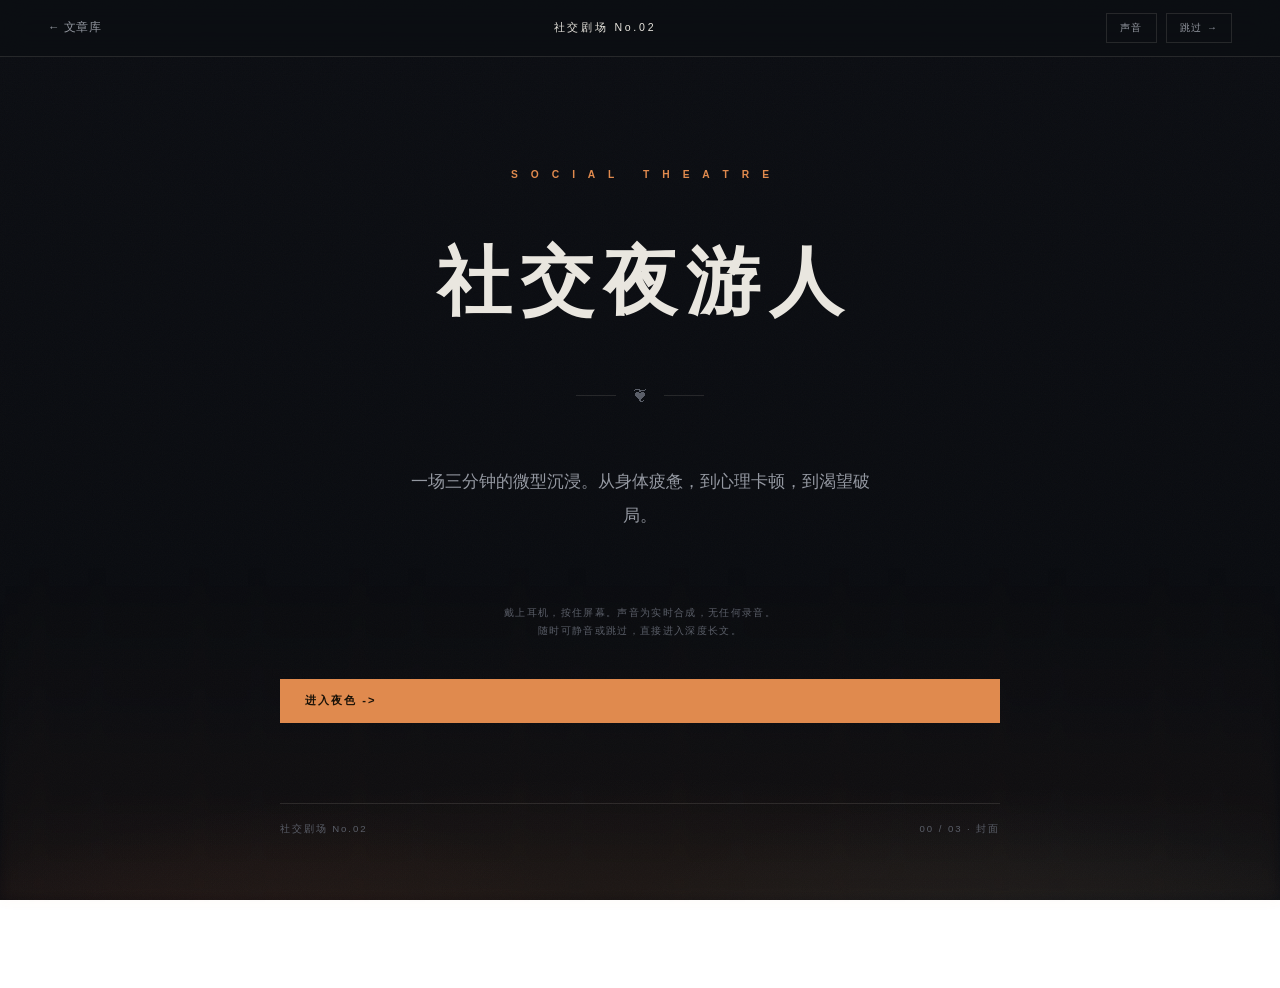
<file: social-sandbox/nightwalker.html>
<!doctype html>
<html lang="zh-CN">
<head>
  <meta charset="utf-8">
  <meta name="viewport" content="width=device-width, initial-scale=1, viewport-fit=cover">
  <meta name="theme-color" content="#0c0e13">
  <meta name="description" content="社交剧场 No.02：社交夜游人。一场三分钟的微型沉浸--从身体疲惫，到心理卡顿，到渴望破局。">
  <title>社交夜游人｜社交剧场 No.02</title>
  <style>
    /* ============================================================
       社交剧场 No.02 · 社交夜游人
       自包含单文件。暗色剧场，与仓库暖纸长文形成对比。
       声音由 Web Audio API 实时合成，零二进制资源。
       结构对标 financial-sandbox/baht.html：state + renderSceneN + go()。
       ============================================================ */
    :root {
      --bg: #0c0e13;
      --ink: #e9e6df;
      --muted: #9498a1;
      --faint: #5a5e68;
      --line: rgba(233, 230, 223, .12);
      --line-soft: rgba(233, 230, 223, .06);
      --neon: #e08a4e;          /* 暖霓虹，仓库 accent 家族的暗色提亮版 */
      --neon-deep: #b96a36;
      --cool: #6f9aa8;          /* 冷静态辅色 */
      --risk: #d6553f;          /* 电量告急红 */
      --paper: #14171f;
      --serif: "Noto Serif CJK SC", "Source Han Serif SC", "Songti SC", "STSong", serif;
      --sans: -apple-system, BlinkMacSystemFont, "Helvetica Neue", "PingFang SC", "Hiragino Sans GB", "Microsoft YaHei", sans-serif;
      --mono: "SF Mono", "JetBrains Mono", "Menlo", monospace;
    }
    * { box-sizing: border-box; }
    html { scroll-behavior: smooth; }
    body {
      margin: 0;
      color: var(--ink);
      background:
        radial-gradient(120% 55% at 50% 118%, rgba(224, 138, 78, .12), transparent 58%),
        radial-gradient(70% 45% at 82% 112%, rgba(111, 154, 168, .09), transparent 55%),
        radial-gradient(60% 40% at 16% 110%, rgba(214, 85, 63, .07), transparent 55%),
        linear-gradient(180deg, #0c0e13 0%, #090b0f 100%);
      background-attachment: fixed;
      font-family: var(--serif);
      -webkit-font-smoothing: antialiased;
      text-rendering: optimizeLegibility;
      min-height: 100vh;
    }
    /* 霓虹雨后路面反光：底部几道模糊竖向光带 */
    body::after {
      content: "";
      position: fixed;
      left: 0; right: 0; bottom: 0;
      height: 38vh;
      pointer-events: none;
      background:
        linear-gradient(180deg, transparent, rgba(224, 138, 78, .05) 70%, rgba(224, 138, 78, .08)),
        repeating-linear-gradient(90deg, transparent 0 38px, rgba(224, 138, 78, .05) 38px 40px, transparent 40px 96px, rgba(111, 154, 168, .04) 96px 98px, transparent 98px 160px);
      filter: blur(7px);
      opacity: .7;
      z-index: 0;
    }
    body::before {
      content: "";
      position: fixed;
      inset: 0;
      pointer-events: none;
      opacity: .05;
      background-image: url("data:image/svg+xml,%3Csvg xmlns='http://www.w3.org/2000/svg' width='180' height='180' viewBox='0 0 180 180'%3E%3Cfilter id='n'%3E%3CfeTurbulence type='fractalNoise' baseFrequency='.9' numOctaves='3' stitchTiles='stitch'/%3E%3C/filter%3E%3Crect width='100%25' height='100%25' filter='url(%23n)' opacity='.5'/%3E%3C/svg%3E");
      z-index: 1;
    }
    button { font: inherit; cursor: pointer; }
    a { color: inherit; text-decoration: none; }

    /* ---------- 顶栏 ---------- */
    .bar {
      position: sticky; top: 0; z-index: 12;
      display: flex; align-items: center; justify-content: space-between; gap: 1rem;
      padding: .8rem clamp(20px, 4vw, 48px);
      background: rgba(12, 14, 19, .72);
      backdrop-filter: blur(14px);
      -webkit-backdrop-filter: blur(14px);
      border-bottom: 1px solid var(--line);
      font-family: var(--sans);
    }
    .bar-back { color: var(--muted); font-size: .72rem; letter-spacing: .04em; transition: color .2s; }
    .bar-back:hover { color: var(--ink); }
    .bar-name { font-size: .66rem; letter-spacing: .26em; color: var(--ink); text-indent: .26em; }
    .bar-ctrl { display: flex; align-items: center; gap: .6rem; }
    .ctrl {
      padding: .45rem .8rem;
      border: 1px solid var(--line);
      background: transparent;
      color: var(--muted);
      font-family: var(--sans);
      font-size: .62rem;
      letter-spacing: .14em;
      transition: border-color .2s, color .2s, background .2s;
    }
    .ctrl:hover { color: var(--ink); border-color: var(--neon); }
    .ctrl.muted { color: var(--faint); }

    /* ---------- 舞台 ---------- */
    .stage-wrap { position: relative; z-index: 2; width: min(720px, calc(100% - 40px)); margin: 0 auto; padding: clamp(40px, 7vw, 80px) 0 120px; }
    #stage { transition: opacity .3s ease, transform .3s ease; }
    .scene { display: flex; flex-direction: column; gap: 2rem; }

    /* ---------- 通用排版 ---------- */
    .eyebrow { margin: 0; color: var(--neon); font-family: var(--sans); font-size: .62rem; font-weight: 700; letter-spacing: .26em; text-indent: .26em; }
    .scene-title { margin: .3rem 0 0; font-size: clamp(1.9rem, 4.4vw, 2.6rem); font-weight: 600; letter-spacing: .04em; line-height: 1.3; }
    .prose { margin: 0; font-size: 1.06rem; line-height: 2; color: #d8d5ce; }
    .lead { font-size: 1.14rem; line-height: 1.95; }
    .caption { margin: 2rem 0 0; color: var(--faint); font-family: var(--sans); font-size: .6rem; letter-spacing: .14em; line-height: 1.9; }

    /* ---------- 封面 ---------- */
    .cover { text-align: center; padding: 2rem 0; }
    .cover-kicker { margin: 0 0 1.6rem; color: var(--neon); font-family: var(--sans); font-size: .64rem; letter-spacing: .5em; text-indent: .5em; font-weight: 700; }
    .cover h1 { margin: 0; font-size: clamp(3rem, 9vw, 4.6rem); font-weight: 600; letter-spacing: .12em; text-indent: .12em; line-height: 1.2; }
    .cover-line { display: flex; align-items: center; gap: 1rem; width: 8rem; margin: 1.8rem auto; color: var(--faint); }
    .cover-line::before, .cover-line::after { content: ""; flex: 1; height: 1px; background: var(--line); }
    .cover-sub { max-width: 30rem; margin: 0 auto; color: var(--muted); font-size: 1.06rem; line-height: 2; }
    .cover-foot { margin: 2.4rem auto 0; max-width: 28rem; color: var(--faint); font-family: var(--sans); font-size: .6rem; letter-spacing: .14em; line-height: 1.9; }

    /* ---------- 推进按钮 ---------- */
    .advance { display: inline-flex; align-items: center; gap: .6rem; margin-top: .4rem; padding: .85rem 1.5rem; border: 1px solid var(--neon); background: var(--neon); color: #1a1208; font-family: var(--sans); font-size: .7rem; letter-spacing: .18em; font-weight: 700; transition: opacity .2s, transform .2s; }
    .advance:hover { opacity: .88; transform: translateX(2px); }
    .advance.ghost { background: transparent; color: var(--ink); border-color: var(--line); }
    .advance.ghost:hover { border-color: var(--neon); color: var(--neon); }
    .end-actions { display: flex; flex-wrap: wrap; gap: .8rem; align-items: center; }

    /* ---------- Act1：路面 / 手机 / 按住 ---------- */
    .phone-notify {
      align-self: flex-start;
      max-width: 22rem;
      padding: .85rem 1rem;
      border: 1px solid var(--line);
      border-radius: 12px;
      background: rgba(20, 23, 31, .8);
      backdrop-filter: blur(8px);
      box-shadow: 0 0 40px rgba(224, 138, 78, .06);
      font-family: var(--sans);
    }
    .phone-notify .row { display: flex; align-items: center; gap: .6rem; }
    .phone-notify .app { width: 26px; height: 26px; border-radius: 7px; background: linear-gradient(135deg, #2faa6a, #1d7e4d); display: grid; place-items: center; color: #fff; font-size: .7rem; font-weight: 700; }
    .phone-notify .app-name { font-size: .7rem; color: var(--muted); letter-spacing: .04em; }
    .phone-notify .time { margin-left: auto; font-size: .6rem; color: var(--faint); }
    .phone-notify .body { margin: .55rem 0 0; font-size: .9rem; line-height: 1.6; color: var(--ink); }
    .phone-notify .body b { color: var(--neon); font-weight: 600; }

    .monologue {
      margin: 0;
      padding: .2rem 0 .2rem 1.1rem;
      border-left: 2px solid var(--neon);
      color: #cfcbbf;
      font-size: 1.08rem;
      line-height: 2;
      font-style: italic;
      opacity: 0;
      transform: translateY(8px);
      transition: opacity .8s ease, transform .8s ease;
    }
    .monologue.show { opacity: 1; transform: none; }

    /* 按住手势 */
    .hold {
      position: relative;
      align-self: center;
      margin: 1.5rem 0;
      width: 168px; height: 168px;
      display: grid; place-items: center;
      border-radius: 50%;
      border: 1px solid var(--line);
      background: radial-gradient(circle at 50% 40%, rgba(224,138,78,.10), transparent 70%);
      touch-action: none;
      user-select: none;
      -webkit-user-select: none;
      transition: border-color .3s, background .3s;
    }
    .hold.holding { border-color: var(--neon); background: radial-gradient(circle at 50% 40%, rgba(224,138,78,.18), transparent 70%); }
    .hold-inner { text-align: center; font-family: var(--sans); }
    .hold-inner .ico { font-size: 1.5rem; line-height: 1; margin-bottom: .5rem; }
    .hold-inner .t { font-size: .68rem; letter-spacing: .16em; color: var(--ink); }
    .hold-inner .s { margin-top: .4rem; font-size: .56rem; letter-spacing: .12em; color: var(--faint); }
    .hold-ring { position: absolute; inset: 0; transform: rotate(-90deg); }
    .hold-ring circle { fill: none; stroke: var(--neon); stroke-width: 2; stroke-linecap: round; }
    .hold.holding .hold-ring circle { filter: drop-shadow(0 0 6px rgba(224,138,78,.6)); }

    /* ---------- Act2：聊天 / 分支 ---------- */
    .chat { display: flex; flex-direction: column; gap: .8rem; }
    .chat-head { display: flex; align-items: center; gap: .7rem; padding: .7rem .9rem; border: 1px solid var(--line); border-radius: 12px 12px 0 0; background: rgba(20,23,31,.7); font-family: var(--sans); border-bottom: 0; }
    .chat-avatar { width: 30px; height: 30px; border-radius: 50%; background: linear-gradient(135deg, var(--neon-deep), var(--cool)); display: grid; place-items: center; color: #fff; font-size: .72rem; font-weight: 700; }
    .chat-name { font-size: .82rem; color: var(--ink); }
    .chat-sub { font-size: .58rem; color: var(--faint); letter-spacing: .08em; }
    .chat-time { margin-left: auto; font-size: .58rem; color: var(--faint); }

    .bubble-row { display: flex; padding: 0 .9rem; }
    .bubble-row.in { justify-content: flex-start; }
    .bubble-row.out { justify-content: flex-end; }
    .bubble {
      max-width: 78%;
      padding: .7rem .9rem;
      border-radius: 14px;
      font-size: .94rem;
      line-height: 1.7;
    }
    .bubble.in { background: rgba(255,255,255,.07); border: 1px solid var(--line); border-top-left-radius: 4px; color: #e1ded7; }
    .bubble.out { background: rgba(224,138,78,.16); border: 1px solid rgba(224,138,78,.3); border-top-right-radius: 4px; color: #f0e3d2; }

    .prompt { margin: 0; font-size: 1rem; line-height: 1.9; color: var(--ink); }
    .choices { display: grid; gap: .7rem; }
    .choice {
      display: flex; align-items: baseline; gap: .8rem;
      width: 100%; padding: .95rem 1.1rem; text-align: left;
      border: 1px solid var(--line); background: rgba(20,23,31,.6); color: var(--ink);
      transition: border-color .2s, background .2s, transform .2s;
    }
    .choice:hover { border-color: var(--neon); background: rgba(224,138,78,.08); transform: translateX(3px); }
    .choice .num { color: var(--neon); font-family: var(--mono); font-size: .8rem; flex-shrink: 0; }
    .choice .label { font-size: .96rem; line-height: 1.6; }
    .choice .tag { margin-left: auto; color: var(--faint); font-family: var(--sans); font-size: .56rem; letter-spacing: .1em; flex-shrink: 0; }
    .choice.picked { border-color: var(--neon); background: rgba(224,138,78,.1); }

    /* 分支结果 */
    .outcome { border: 1px solid var(--line); background: rgba(20,23,31,.55); padding: 1.4rem 1.4rem; }
    .outcome-tag { margin: 0 0 .8rem; font-family: var(--sans); font-size: .58rem; letter-spacing: .2em; color: var(--cool); font-weight: 700; }
    .outcome.faded .outcome-tag { color: var(--faint); }

    .timelapse { display: flex; flex-direction: column; gap: .4rem; margin: 0 0 .9rem; font-family: var(--sans); }
    .timelapse .ts { color: var(--faint); font-size: .72rem; letter-spacing: .12em; opacity: 0; transform: translateX(-6px); transition: opacity .6s, transform .6s; }
    .timelapse .ts.in { opacity: 1; transform: none; }
    .chat-sink { position: relative; }
    .chat-sink .sink-inner { transition: opacity 1.4s ease, transform 1.4s ease, filter 1.4s ease; }
    .chat-sink.sunk .sink-inner { opacity: .32; transform: translateY(14px); filter: blur(.6px); }
    .dust { position: absolute; inset: -10px; pointer-events: none; background: radial-gradient(ellipse at 50% 30%, rgba(140,138,130,.18), transparent 70%); opacity: 0; transition: opacity 1.4s ease; border-radius: 12px; }
    .chat-sink.sunk .dust { opacity: 1; }

    .calendar { display: flex; align-items: center; gap: 1rem; }
    .cal-card { width: 64px; flex-shrink: 0; border: 1px solid var(--neon); border-radius: 8px; overflow: hidden; text-align: center; font-family: var(--sans); }
    .cal-card .m { background: var(--neon); color: #1a1208; font-size: .54rem; letter-spacing: .1em; padding: .18rem 0; font-weight: 700; }
    .cal-card .d { padding: .35rem 0; font-size: 1.2rem; font-weight: 700; color: var(--ink); }
    .cal-card .w { padding: 0 0 .3rem; font-size: .52rem; color: var(--muted); }
    .cal-check { color: var(--neon); font-size: 1.1rem; }
    .outcome-line { margin: .8rem 0 0; font-size: .98rem; line-height: 1.8; color: #d8d5ce; }

    /* ---------- Act3：电池 / 逐行 / 卷轴 ---------- */
    .battery-wrap { display: flex; flex-direction: column; align-items: center; gap: .9rem; margin: 1rem 0 .5rem; }
    .battery { position: relative; width: 200px; height: 76px; border: 2px solid var(--line); border-radius: 8px; }
    .battery::after { content: ""; position: absolute; right: -7px; top: 50%; transform: translateY(-50%); width: 5px; height: 30px; background: var(--line); border-radius: 0 3px 3px 0; }
    .battery .fill { position: absolute; left: 4px; top: 4px; bottom: 4px; width: 15%; background: var(--risk); border-radius: 4px; box-shadow: 0 0 20px rgba(214,85,63,.55); animation: bpulse 1s ease-in-out infinite; }
    @keyframes bpulse { 0%,100% { opacity: .72; } 50% { opacity: 1; } }
    .battery.draining .fill { animation: bpulse 1s ease-in-out infinite, drain 2.2s ease-in forwards; }
    @keyframes drain { to { width: 2.5%; } }
    .battery.charging .fill { background: var(--neon); box-shadow: 0 0 26px rgba(224,138,78,.6); animation: charge 1.7s ease-out forwards; }
    @keyframes charge { from { width: 2.5%; } to { width: 95%; } }
    .battery-label { font-family: var(--mono); font-size: .8rem; color: var(--risk); letter-spacing: .04em; }
    .battery-label.full { color: var(--neon); }

    .strike-lines { display: flex; flex-direction: column; gap: 1.1rem; margin: .5rem 0; }
    .strike-line {
      margin: 0;
      font-size: 1.14rem;
      line-height: 1.9;
      color: #e7e3da;
      min-height: 1.9em;
      border-left: 2px solid var(--neon);
      padding-left: 1rem;
      opacity: 0;
    }
    .strike-line.typing { opacity: 1; }
    .strike-line.done { opacity: 1; }
    .strike-line .cursor { display: inline-block; width: .5ch; color: var(--neon); animation: blink .7s steps(1) infinite; }
    @keyframes blink { 50% { opacity: 0; } }
    .strike-line em { font-style: normal; color: var(--neon); font-weight: 600; }

    .bridge { max-height: 0; opacity: 0; overflow: hidden; transition: max-height .9s ease, opacity .9s ease; margin-top: 0; }
    .bridge.show { max-height: 320px; opacity: 1; margin-top: 1.6rem; }
    .bridge-inner { text-align: center; padding: 1.6rem 1.2rem; border-top: 1px solid var(--line); border-bottom: 1px solid var(--line); }

    /* ---------- 渐显步骤（sequencer 逐段浮现） ---------- */
    .scene [data-step] { opacity: 0; transform: translateY(10px); transition: opacity .8s ease, transform .8s ease; }
    .scene [data-step].show { opacity: 1; transform: none; }
    .recap { opacity: 0; transform: translateY(10px); transition: opacity .8s ease, transform .8s ease; }
    .recap.show { opacity: 1; transform: none; }

    /* ---------- 暗->亮过渡（跳转长文时） ---------- */
    .daybreak-overlay { position: fixed; inset: 0; background: #f4efe7; opacity: 0; pointer-events: none; transition: opacity .8s ease; z-index: 9999; }
    .daybreak-overlay.on { opacity: 1; }

    /* ---------- 联系人（Act1 翻看环节） ---------- */
    .contacts { display: grid; gap: .6rem; }
    .contact { display: flex; align-items: center; gap: .8rem; width: 100%; padding: .8rem 1rem; text-align: left; border: 1px solid var(--line); background: rgba(20,23,31,.5); color: var(--ink); transition: border-color .2s, background .2s; }
    .contact:hover { border-color: var(--neon); }
    .contact .cavatar { width: 28px; height: 28px; border-radius: 50%; border: 1px solid var(--line); display: grid; place-items: center; color: var(--faint); font-family: var(--mono); font-size: .8rem; flex-shrink: 0; }
    .contact .cname { font-size: .92rem; }
    .contact .cstatus { margin-left: auto; color: var(--neon); font-size: .82rem; opacity: 0; transition: opacity .4s ease; text-align: right; }
    .contact.viewed { border-color: var(--neon); background: rgba(224,138,78,.06); }
    .contact.viewed .cavatar { color: var(--neon); border-color: var(--neon); }
    .contact.viewed .cstatus { opacity: 1; }
    .contacts.done { opacity: .32; pointer-events: none; transition: opacity .6s ease; }

    /* ---------- hold 容器（翻完联系人后展开） ---------- */
    .hold-wrap { max-height: 0; overflow: hidden; opacity: 0; pointer-events: none; transition: max-height .8s ease, opacity .6s ease; }
    .hold-wrap.show { max-height: 340px; opacity: 1; pointer-events: auto; }

    /* ---------- 能量去向（Act3 盘点环节） ---------- */
    .energy { display: grid; gap: .6rem; }
    .energy-item { width: 100%; padding: .85rem 1rem; text-align: left; border: 1px solid var(--line); background: rgba(20,23,31,.5); color: var(--ink); transition: border-color .2s, background .2s; }
    .energy-item:hover { border-color: var(--neon); }
    .energy-item .ehead { display: flex; align-items: center; gap: .8rem; }
    .energy-item .elabel { font-size: .94rem; flex-shrink: 0; min-width: 5em; }
    .energy-item .ebar { flex: 1; height: 6px; border: 1px solid var(--line); background: rgba(0,0,0,.2); }
    .energy-item .ebar i { display: block; height: 100%; background: var(--risk); opacity: .6; }
    .energy-item .edetail { margin: .5rem 0 0; color: var(--muted); font-size: .86rem; line-height: 1.7; max-height: 0; overflow: hidden; opacity: 0; transition: max-height .4s ease, opacity .4s ease; }
    .energy-item.viewed { border-color: var(--neon); background: rgba(224,138,78,.06); }
    .energy-item.viewed .ebar i { background: var(--neon); opacity: .8; }
    .energy-item.viewed .edetail { max-height: 80px; opacity: 1; }

    /* ---------- folio ---------- */
    .folio { margin-top: 3rem; padding-top: 1.2rem; border-top: 1px solid var(--line); display: flex; justify-content: space-between; align-items: baseline; color: var(--faint); font-family: var(--sans); font-size: .6rem; letter-spacing: .2em; }

    /* ---------- 响应式 ---------- */
    @media (max-width: 640px) {
      .bar-name { font-size: .6rem; }
      .hold { width: 148px; height: 148px; }
      .battery { width: 170px; height: 66px; }
      .strike-line { font-size: 1.04rem; }
      .phone-notify { max-width: 100%; }
    }
    @media (prefers-reduced-motion: reduce) {
      html { scroll-behavior: auto; }
      #stage { transition: none; }
      .monologue { transition: none; }
      .battery .fill, .battery.draining .fill, .battery.charging .fill { animation: none !important; }
      .strike-line .cursor { animation: none; }
      .timelapse .ts { transition: none; }
      .chat-sink .sink-inner, .dust { transition: none; }
      .scene [data-step], .recap { transition: none; }
      .contact, .contacts, .hold-wrap, .energy-item, .energy-item .edetail { transition: none; }
    }
  </style>
</head>
<body>
  <header class="bar">
    <a class="bar-back" href="../index.html#contents">← 文章库</a>
    <span class="bar-name">社交剧场 No.02</span>
    <div class="bar-ctrl">
      <button class="ctrl" id="muteBtn" type="button" aria-label="切换声音">声音</button>
      <a class="ctrl" href="../reader.html?id=social-currency">跳过 →</a>
    </div>
  </header>

  <main class="stage-wrap">
    <div id="stage"></div>
  </main>

  <script>
  /* ============================================================
     声音引擎：Web Audio API 实时合成，零外部资源。
     三层持续底噪（crowd 酒吧嘈杂 / wind 深夜风声 / lofi 软垫）
     + 若干瞬态音效（buzz 震动 / collapse 电池坍缩 / charge 满电）。
     AudioContext 在用户首次手势（封面“进入夜色”）时创建并 resume。
     ============================================================ */
  const Sound = {
    ctx: null, master: null, ready: false, muted: false,
    crowd: null, wind: null, lofi: null,

    init() {
      if (this.ctx) return;
      const AC = window.AudioContext || window.webkitAudioContext;
      if (!AC) return;
      this.ctx = new AC();
      this.master = this.ctx.createGain();
      this.master.gain.value = 0.8;
      this.master.connect(this.ctx.destination);
      this._buildBeds();
      this.ready = true;
    },
    async resume() {
      if (!this.ctx) return;
      if (this.ctx.state === 'suspended') { try { await this.ctx.resume(); } catch (_) {} }
    },

    /* 移动端解锁：在手势内播放一段静音，否则 iOS Safari 会让 AudioContext 一直挂起 */
    unlock() {
      if (!this.ready || !this.ctx) return;
      const source = this.ctx.createBufferSource();
      source.buffer = this.ctx.createBuffer(1, 1, 22050);
      source.connect(this.ctx.destination);
      source.start(0);
    },

    /* 粉红噪声 buffer（Paul Kellet 近似） */
    _noise() {
      const len = this.ctx.sampleRate * 3;
      const buf = this.ctx.createBuffer(1, len, this.ctx.sampleRate);
      const d = buf.getChannelData(0);
      let b0=0,b1=0,b2=0,b3=0,b4=0,b5=0,b6=0;
      for (let i=0;i<len;i++){
        const w = Math.random()*2-1;
        b0 = 0.99886*b0 + w*0.0555179;
        b1 = 0.99332*b1 + w*0.0750759;
        b2 = 0.96900*b2 + w*0.1538520;
        b3 = 0.86650*b3 + w*0.3104856;
        b4 = 0.55000*b4 + w*0.5329522;
        b5 = -0.7616*b5 - w*0.0168980;
        d[i] = (b0+b1+b2+b3+b4+b5+b6+w*0.5362)*0.35;
        b6 = w*0.115926;
      }
      return buf;
    },

    _buildBeds() {
      /* 每层都拆成 内层(被 LFO 调制) -> 外层(整体音量，set 只动这里)。
         这样外层 ramp 到 0 时彻底静音，LFO 残留不会漏声。 */
      const mkLfo = (freq, depth, target) => {
        const o = this.ctx.createOscillator(); o.frequency.value = freq;
        const g = this.ctx.createGain(); g.gain.value = depth;
        o.connect(g); g.connect(target); o.start();
      };

      /* --- 酒吧嘈杂：粉噪 -> 高通 -> 带通(人声区) + 高频 shimmer --- */
      const crowdSrc = this.ctx.createBufferSource();
      crowdSrc.buffer = this._noise(); crowdSrc.loop = true;
      const crowdHP = this.ctx.createBiquadFilter(); crowdHP.type='highpass'; crowdHP.frequency.value=380;
      const crowdBP = this.ctx.createBiquadFilter(); crowdBP.type='bandpass'; crowdBP.frequency.value=880; crowdBP.Q.value=0.6;
      const crowdInner = this.ctx.createGain(); crowdInner.gain.value=1;
      mkLfo(0.16, 0.1, crowdInner.gain);
      const crowdGain = this.ctx.createGain(); crowdGain.gain.value=0;
      crowdSrc.connect(crowdHP); crowdHP.connect(crowdBP); crowdBP.connect(crowdInner); crowdInner.connect(crowdGain); crowdGain.connect(this.master);

      const shSrc = this.ctx.createBufferSource();
      shSrc.buffer = this._noise(); shSrc.loop=true;
      const shBP = this.ctx.createBiquadFilter(); shBP.type='bandpass'; shBP.frequency.value=2700; shBP.Q.value=2.2;
      const shGain = this.ctx.createGain(); shGain.gain.value=0;
      shSrc.connect(shBP); shBP.connect(shGain); shGain.connect(this.master);

      crowdSrc.start(); shSrc.start();
      this.crowd = { gain: crowdGain, shimmer: shGain, _target: 0 };

      /* --- 深夜风声：粉噪 -> 低通 + 慢 whoosh 调制 --- */
      const windSrc = this.ctx.createBufferSource();
      windSrc.buffer = this._noise(); windSrc.loop=true;
      const windLP = this.ctx.createBiquadFilter(); windLP.type='lowpass'; windLP.frequency.value=440;
      const windInner = this.ctx.createGain(); windInner.gain.value=1;
      mkLfo(0.09, 0.06, windInner.gain);
      const windGain = this.ctx.createGain(); windGain.gain.value=0;
      windSrc.connect(windLP); windLP.connect(windInner); windInner.connect(windGain); windGain.connect(this.master);
      const wF = this.ctx.createOscillator(); wF.frequency.value=0.07;
      const wFG = this.ctx.createGain(); wFG.gain.value=170;
      wF.connect(wFG); wFG.connect(windLP.frequency); wF.start();
      windSrc.start();
      this.wind = { gain: windGain, _target: 0 };

      /* --- lofi 软垫：A 小三和弦三角波 + sub + 慢颤 --- */
      const padGain = this.ctx.createGain(); padGain.gain.value=0;
      const padLP = this.ctx.createBiquadFilter(); padLP.type='lowpass'; padLP.frequency.value=1100;
      const padInner = this.ctx.createGain(); padInner.gain.value=1;
      mkLfo(0.35, 0.12, padInner.gain);
      padLP.connect(padInner); padInner.connect(padGain); padGain.connect(this.master);
      [220, 261.63, 329.63].forEach((f,i)=>{
        const o = this.ctx.createOscillator(); o.type='triangle'; o.frequency.value=f; o.detune.value=(i-1)*7;
        const g = this.ctx.createGain(); g.gain.value = i===0?0.5:0.28;
        o.connect(g); g.connect(padLP); o.start();
      });
      const sub = this.ctx.createOscillator(); sub.type='sine'; sub.frequency.value=110;
      const subG = this.ctx.createGain(); subG.gain.value=0.22;
      sub.connect(subG); subG.connect(padLP); sub.start();
      this.lofi = { gain: padGain, _target: 0 };
    },

    /* 平滑设置某层底噪目标音量。node.gain 是 GainNode，其 .gain 才是 AudioParam */
    set(name, target, time=2.6) {
      const node = this[name];
      if (!node || !this.ctx) return;
      node._target = target;
      const g = node.gain.gain, t = this.ctx.currentTime;
      g.cancelScheduledValues(t);
      g.setValueAtTime(Math.max(g.value, 0.0001), t);
      g.linearRampToValueAtTime(this.muted ? 0.0001 : target, t + time);
    },

    /* 瞬态：手机震动 */
    buzz(times=2) {
      if (!this.ready || this.muted) { if(navigator.vibrate) navigator.vibrate([120,80,120]); return; }
      const t0 = this.ctx.currentTime;
      for (let i=0;i<times;i++){
        const o=this.ctx.createOscillator(); o.type='sine'; o.frequency.value=76;
        const g=this.ctx.createGain(); const s=t0+i*0.36;
        g.gain.setValueAtTime(0,s);
        g.gain.linearRampToValueAtTime(0.5,s+0.03);
        g.gain.setValueAtTime(0.5,s+0.12);
        g.gain.linearRampToValueAtTime(0,s+0.26);
        o.connect(g); g.connect(this.master); o.start(s); o.stop(s+0.3);
      }
      if (navigator.vibrate) navigator.vibrate([120,80,120]);
    },

    /* 瞬态：电池坍缩（降调） */
    collapse() {
      if (!this.ready) return;
      const t=this.ctx.currentTime, m=this.muted?0.0001:0.2;
      const o=this.ctx.createOscillator(); o.type='sawtooth';
      o.frequency.setValueAtTime(340,t);
      o.frequency.exponentialRampToValueAtTime(64,t+3.2);
      const lp=this.ctx.createBiquadFilter(); lp.type='lowpass'; lp.frequency.value=820;
      const g=this.ctx.createGain();
      g.gain.setValueAtTime(0,t);
      g.gain.linearRampToValueAtTime(m,t+0.25);
      g.gain.setValueAtTime(m,t+2.5);
      g.gain.exponentialRampToValueAtTime(0.0001,t+3.5);
      o.connect(lp); lp.connect(g); g.connect(this.master);
      o.start(t); o.stop(t+3.6);
    },

    /* 瞬态：满电（升调明亮和弦） */
    charge() {
      if (!this.ready) return;
      const t=this.ctx.currentTime, m=this.muted?0.0001:0.14;
      [392, 493.88, 587.33, 783.99].forEach((f,i)=>{
        const o=this.ctx.createOscillator(); o.type='triangle'; o.frequency.value=f;
        const g=this.ctx.createGain(); const s=t+i*0.13;
        g.gain.setValueAtTime(0,s);
        g.gain.linearRampToValueAtTime(m,s+0.09);
        g.gain.setValueAtTime(m,s+1.2);
        g.gain.exponentialRampToValueAtTime(0.0001,s+2.1);
        o.connect(g); g.connect(this.master); o.start(s); o.stop(s+2.2);
      });
    },

    toggleMute() {
      this.muted = !this.muted;
      if (!this.ready) return this.muted;
      ['crowd','wind','lofi'].forEach(n=>{
        const node=this[n]; if(!node) return;
        const g=node.gain.gain, t=this.ctx.currentTime;
        g.cancelScheduledValues(t); g.setValueAtTime(Math.max(g.value,0.0001),t);
        g.linearRampToValueAtTime(this.muted?0.0001:(node._target||0.0001), t+0.5);
      });
      return this.muted;
    },

    stopAll() { ['crowd','wind','lofi'].forEach(n=>this.set(n,0,1.1)); }
  };

  /* ============================================================
     状态机
     ============================================================ */
  const reduced = window.matchMedia('(prefers-reduced-motion: reduce)').matches;
  const state = { scene: 0, holdDone: false, contactsViewed: 0, act2Choice: null, energyViewed: 0, energyResolve: null, act3Started: false };
  const stage = document.getElementById('stage');
  const wait = ms => new Promise(r => setTimeout(r, ms));

  /* ---------- 暗->亮过渡：跳转长文时 ---------- */
  function daybreak(href) {
    const ov = document.createElement('div');
    ov.className = 'daybreak-overlay';
    document.body.appendChild(ov);
    requestAnimationFrame(() => ov.classList.add('on'));
    setTimeout(() => { location.href = href; }, 820);
  }
  document.addEventListener('click', e => {
    const a = e.target.closest && e.target.closest('a[href]');
    if (!a) return;
    const href = a.getAttribute('href') || '';
    if (href.includes('reader.html') || href.includes('social-currency')) {
      e.preventDefault();
      daybreak(a.href);
    }
  });

  function go(n) {
    state.scene = n;
    state.contactsViewed = 0;
    state.energyViewed = 0;
    state.energyResolve = null;
    stage.style.opacity = '0';
    stage.style.transform = 'translateY(8px)';
    setTimeout(() => {
      render();
      stage.style.opacity = '1';
      stage.style.transform = 'translateY(0)';
      window.scrollTo({ top: 0, behavior: reduced ? 'auto' : 'smooth' });
      onEnter(n);
      if (n === 0) bind();
    }, 180);
  }

  function onEnter(n) {
    if (n === 0) { if (Sound.ready) Sound.stopAll(); }
    else if (n === 1) {
      if (Sound.ready) { Sound.set('crowd', 0.55, 2.2); Sound._rampShimmer(0.09); }
      runAct1();
    } else if (n === 2) {
      if (Sound.ready) Sound.buzz(2);
      runAct2();
    } else if (n === 3) {
      if (!state.act3Started) { state.act3Started = true; runAct3(); }
    }
  }

  Sound._rampShimmer = (v) => {
    const s = Sound.crowd && Sound.crowd.shimmer;
    if (!s || !Sound.ctx) return;
    const g = s.gain, t = Sound.ctx.currentTime;
    g.cancelScheduledValues(t);
    g.setValueAtTime(Math.max(g.value, 0.0001), t);
    g.linearRampToValueAtTime(Sound.muted ? 0.0001 : v, t + 2.2);
    s._target = v;
  };

  async function revealSteps(delay) {
    const steps = stage.querySelectorAll('[data-step]');
    for (const el of steps) {
      el.classList.add('show');
      await wait(reduced ? 120 : delay);
    }
  }

  function render() {
    if (state.scene === 0) stage.innerHTML = renderCover();
    else if (state.scene === 1) stage.innerHTML = renderAct1();
    else if (state.scene === 2) stage.innerHTML = renderAct2();
    else if (state.scene === 3) stage.innerHTML = renderAct3();
  }

  function folio(n, label) {
    return `<div class="folio"><span>社交剧场 No.02</span><span>${String(n).padStart(2,'0')} / 03 · ${label}</span></div>`;
  }

  /* ---------- 封面 ---------- */
  function renderCover() {
    return `
      <section class="scene cover">
        <p class="cover-kicker">S O C I A L &nbsp; T H E A T R E</p>
        <h1>社交夜游人</h1>
        <div class="cover-line"><span>❦</span></div>
        <p class="cover-sub">一场三分钟的微型沉浸。从身体疲惫，到心理卡顿，到渴望破局。</p>
        <p class="cover-foot">戴上耳机，按住屏幕。声音为实时合成，无任何录音。<br>随时可静音或跳过，直接进入深度长文。</p>
        <button class="advance" id="enterBtn">进入夜色 -></button>
        ${folio(0, '封面')}
      </section>`;
  }

  /* ---------- Act1 · 觉察疲惫（翻联系人 + 按住） ---------- */
  function renderAct1() {
    if (state.holdDone) {
      return `
      <section class="scene">
        <p class="eyebrow">第一幕 · 觉察疲惫</p>
        <h2 class="scene-title">散场之后</h2>
        <p class="monologue show">每一次热闹的聚会过后，除了手机里多出的几个名字，似乎什么也没留下。</p>
        <p class="monologue show">你开始怀疑，自己到底是在交朋友，还是在收集名片。</p>
        <button class="advance" data-go="2">继续 · 一条新消息 -></button>
        ${folio(1, '觉察疲惫')}
      </section>`;
    }
    return `
      <section class="scene">
        <p class="eyebrow" data-step>第一幕 · 觉察疲惫</p>
        <h2 class="scene-title" data-step>散场之后</h2>
        <p class="prose lead">聚会散了。你站在路边等车，雨刚停，霓虹在路面上碎成一片。热闹还黏在身上，可安静一下来，疲惫就漫上来。</p>
        <div class="phone-notify">
          <div class="row"><div class="app">微</div><div><div class="app-name">微信</div></div><div class="time">01:14</div></div>
          <div class="body">新增联系人 <b>+3</b></div>
        </div>
        <p class="prompt">三个新名字。点开看看，今晚都认识了谁。</p>
        <div class="contacts" id="contacts">
          <button class="contact" type="button" data-contact="0"><span class="cavatar">?</span><span class="cname">联系人 · 一</span><span class="cstatus">只记得递烟时的手势</span></button>
          <button class="contact" type="button" data-contact="1"><span class="cavatar">?</span><span class="cname">联系人 · 二</span><span class="cstatus">聊了半小时项目，没记住名字</span></button>
          <button class="contact" type="button" data-contact="2"><span class="cavatar">?</span><span class="cname">联系人 · 三</span><span class="cstatus">加了微信，一句没说过</span></button>
        </div>
        <div class="hold-wrap" id="holdWrap">
          <div class="hold" id="hold">
            <svg class="hold-ring" viewBox="0 0 168 168" aria-hidden="true"><circle cx="84" cy="84" r="80"></circle></svg>
            <div class="hold-inner"><div class="ico">🎧</div><div class="t">按住屏幕</div><div class="s">戴上降噪耳机</div></div>
          </div>
          <p class="caption" style="text-align:center">按住约 1 秒，让嘈杂退场。</p>
        </div>
        ${folio(1, '觉察疲惫')}
      </section>`;
  }

  async function runAct1() {
    if (state.holdDone) { bind(); return; }
    await revealSteps(900);
    bind();
  }

  /* ---------- Act2 · 互动困境 ---------- */
  function renderAct2() {
    const ds = state.act2Choice ? '' : ' data-step';
    let interact;
    if (!state.act2Choice) {
      interact = `
        <div class="chat">
          <div class="chat-head">
            <div class="chat-avatar">合</div>
            <div><div class="chat-name">今晚刚认识的合作伙伴</div><div class="chat-sub">潜在 · 你很欣赏的一位</div></div>
            <div class="chat-time">01:16</div>
          </div>
          <div class="bubble-row in"><div class="bubble">今天聊得很开心！改天有空一起喝茶 / 吃饭！</div></div>
        </div>
        <p class="prompt">你想了想。回复的方式，往往决定了这段关系往哪走。</p>
        <div class="choices">
          <button class="choice" data-branch="A"><span class="num">A</span><span class="label">好呀！随时联系，您看下周方便吗？</span><span class="tag">常规</span></button>
          <button class="choice" data-branch="B"><span class="num">B</span><span class="label">太好了！您刚才提到的那个项目启发很大，回去我把整理的资料发您，顺便定下周三的咖啡。</span><span class="tag">强钩子</span></button>
        </div>`;
    } else if (state.act2Choice === 'A') {
      interact = `
        <div class="chat">
          <div class="chat-head">
            <div class="chat-avatar">合</div>
            <div><div class="chat-name">今晚刚认识的合作伙伴</div><div class="chat-sub">潜在 · 你很欣赏的一位</div></div>
          </div>
          <div class="chat-sink" id="chatSink">
            <div class="sink-inner">
              <div class="bubble-row in"><div class="bubble">今天聊得很开心！改天有空一起喝茶 / 吃饭！</div></div>
              <div class="bubble-row out"><div class="bubble">好呀！随时联系，您看下周方便吗？</div></div>
            </div>
            <div class="dust"></div>
          </div>
        </div>
        <div class="outcome faded">
          <p class="outcome-tag">A · 常规反应</p>
          <div class="timelapse">
            <div class="ts">3 天后 ……</div>
            <div class="ts">7 天后 ……</div>
            <div class="ts">一个月后 ……</div>
          </div>
          <p class="outcome-line">对话框慢慢沉到底部，蒙上一层灰。「改天」变成了「再也没联系」。</p>
        </div>
        <button class="advance" data-go="3">继续 · 能量告急 -></button>`;
    } else {
      interact = `
        <div class="chat">
          <div class="chat-head">
            <div class="chat-avatar">合</div>
            <div><div class="chat-name">今晚刚认识的合作伙伴</div><div class="chat-sub">潜在 · 你很欣赏的一位</div></div>
          </div>
          <div class="bubble-row in"><div class="bubble">今天聊得很开心！改天有空一起喝茶 / 吃饭！</div></div>
          <div class="bubble-row out"><div class="bubble">太好了！您刚才提到的那个项目启发很大，回去我把整理的资料发您，顺便定下周三的咖啡。</div></div>
        </div>
        <div class="outcome">
          <p class="outcome-tag">B · 强钩子跟单</p>
          <div class="calendar">
            <div class="cal-card"><div class="m">下周</div><div class="d">三</div><div class="w">WED</div></div>
            <div><div class="cal-check">✓</div></div>
            <p class="outcome-line" style="margin:0">连接建立成功，深度对话开启。<br>一次具体的约定，把「一面之交」接住了。</p>
          </div>
        </div>
        <button class="advance" data-go="3">继续 · 能量告急 -></button>`;
    }
    const lead = state.act2Choice ? '' : `<p class="prose lead"${ds}>手机又震了一下。是今晚刚认识、你挺欣赏的一位。一句客气的开场，把球递到了你脚下。</p>`;
    return `
      <section class="scene">
        <p class="eyebrow"${ds}>第二幕 · 互动困境</p>
        <h2 class="scene-title"${ds}>那条「改天」</h2>
        ${lead}
        ${interact}
        ${folio(2, '互动困境')}
      </section>`;
  }

  async function runAct2() {
    if (state.act2Choice) { bind(); return; }
    await revealSteps(900);
    bind();
  }

  /* ---------- Act3 · 能量告急（能量去向盘点 + 三行 + 满电） ---------- */
  function renderAct3() {
    return `
      <section class="scene">
        <p class="eyebrow" data-step>第三幕 · 能量告急</p>
        <h2 class="scene-title" data-step>社交电量</h2>
        <p class="prose lead">你消耗了一个晚上的能量，换回几个名字、几句客套。它们没变成关系，只是在通讯录里慢慢冷却。</p>

        <div class="battery-wrap">
          <div class="battery" id="battery"><div class="fill"></div></div>
          <div class="battery-label" id="batteryLabel">社交能量 · 15%</div>
        </div>

        <p class="prompt" id="energyPrompt">今晚的能量，都去了哪？逐条点开看看。</p>
        <div class="energy" id="energy">
          <button class="energy-item" type="button" data-energy="0"><div class="ehead"><span class="elabel">社交体力</span><span class="ebar"><i style="width:88%"></i></span></div><div class="edetail">一晚上笑着应酬、不停切换话题，体力在「保持状态」里悄悄漏光。</div></button>
          <button class="energy-item" type="button" data-energy="1"><div class="ehead"><span class="elabel">情绪投入</span><span class="ebar"><i style="width:72%"></i></span></div><div class="edetail">每一句捧场、每一次共情，都在花情绪账户里的余额。</div></button>
          <button class="energy-item" type="button" data-energy="2"><div class="ehead"><span class="elabel">信息过载</span><span class="ebar"><i style="width:80%"></i></span></div><div class="edetail">记了一堆名字、头衔、项目，大脑在后台不停归档，没空留给真正重要的东西。</div></button>
          <button class="energy-item" type="button" data-energy="3"><div class="ehead"><span class="elabel">期待落差</span><span class="ebar"><i style="width:94%"></i></span></div><div class="edetail">以为今晚能交到朋友，散场才发现，连一个想深聊的人都没接住。</div></button>
        </div>

        <div class="strike-lines" id="strikeLines" hidden>
          <p class="strike-line" data-line="0">我们不缺社交，我们缺乏的是<em>高质量的连接</em>。</p>
          <p class="strike-line" data-line="1">社交的卡顿，不是因为你不够圆滑，而是缺乏一套<em>可持续的社交操作系统</em>。</p>
          <p class="strike-line" data-line="2">你消耗了能量，却没有把「一面之交」转化为「滋养型关系」。</p>
        </div>

        <p class="prose recap" id="recap">热闹散了，能打电话的人并没多。中间差的，是一套流程。</p>

        <div class="bridge" id="bridge">
          <div class="bridge-inner">
            <p class="prose" style="margin:0 0 1.2rem;color:var(--muted)">能量重新注入。卷轴展开。</p>
            <a class="advance" href="../reader.html?id=social-currency">点击进入 ·《社交货币与能量管理：系统修炼手册》 -></a>
          </div>
        </div>

        <div class="end-actions" id="endActions" style="display:none">
          <button class="advance ghost" data-go="0">↺ 重看一次</button>
          <a class="advance ghost" href="../reader.html?id=social-currency">直接进入长文 -></a>
        </div>
        <p class="caption">建议佩戴耳机 · 声音为实时合成，无任何录音。</p>
        ${folio(3, '能量告急')}
      </section>`;
  }

  async function runAct3() {
    const battery = document.getElementById('battery');
    const fill = battery && battery.querySelector('.fill');
    const label = document.getElementById('batteryLabel');
    const lines = document.querySelectorAll('#strikeLines .strike-line');
    const bridge = document.getElementById('bridge');
    const endActions = document.getElementById('endActions');
    const recap = document.getElementById('recap');
    const strikeLines = document.getElementById('strikeLines');
    const energyPrompt = document.getElementById('energyPrompt');

    await revealSteps(900);

    await wait(reduced ? 200 : 500);
    if (reduced && fill) { fill.style.width = '2.5%'; }
    else { battery.classList.add('draining'); }
    if (label) label.textContent = '社交能量 · 告急';
    Sound.collapse();
    await wait(reduced ? 300 : 2200);

    /* 能量去向：等用户点完 4 条 */
    bind();
    await new Promise(res => { state.energyResolve = res; });

    if (energyPrompt) energyPrompt.style.display = 'none';
    if (strikeLines) strikeLines.hidden = false;
    await wait(reduced ? 100 : 400);
    for (let i=0;i<lines.length;i++){ await typeLine(lines[i]); await wait(reduced?200:650); }
    await wait(reduced ? 200 : 500);

    if (recap) { recap.classList.add('show'); await wait(reduced ? 150 : 2600); }

    if (reduced && fill) {
      fill.style.width = '95%'; fill.style.background = 'var(--neon)'; fill.style.boxShadow = '0 0 26px rgba(224,138,78,.6)';
    } else {
      battery.classList.remove('draining'); battery.classList.add('charging');
    }
    if (label) { label.textContent = '社交能量 · 100%'; label.classList.add('full'); }
    Sound.charge();
    await wait(reduced ? 200 : 1700);

    bridge.classList.add('show');
    if (endActions) endActions.style.display = 'flex';
    await wait(reduced ? 100 : 600);
    bridge.scrollIntoView({ behavior: reduced ? 'auto' : 'smooth', block: 'center' });
  }

  /* ---------- 逐行打出 ---------- */
  function typeLine(el) {
    return new Promise(res => {
      const raw = el.innerHTML;
      if (reduced) { el.classList.add('done'); return res(); }
      el.innerHTML = '<span class="cursor">▍</span>';
      el.classList.add('typing');
      let out = '', i = 0;
      const step = () => {
        if (i >= raw.length) { el.innerHTML = raw; el.classList.remove('typing'); el.classList.add('done'); return res(); }
        if (raw[i] === '<') {
          const end = raw.indexOf('>', i);
          out += raw.slice(i, end + 1);
          i = end + 1;
          return step();
        }
        out += raw[i++];
        el.innerHTML = out + '<span class="cursor">▍</span>';
        setTimeout(step, 42 + Math.random() * 30);
      };
      step();
    });
  }

  /* ---------- 按住手势 ---------- */
  function attachHold() {
    const el = document.getElementById('hold');
    if (!el) return;
    const circle = el.querySelector('circle');
    const R = 80, C = 2*Math.PI*R;
    if (circle) { circle.style.strokeDasharray = C; circle.style.strokeDashoffset = C; }
    let raf=null, start=0, done=false;
    const tick = ts => {
      if (done) return;
      if (!start) start = ts;
      const p = Math.min((ts-start)/900, 1);
      if (circle) circle.style.strokeDashoffset = C*(1-p);
      if (p >= 1) { done=true; trigger(); return; }
      raf = requestAnimationFrame(tick);
    };
    const trigger = () => {
      el.classList.add('holding');
      Sound.set('crowd', 0, 2.2);
      Sound._rampShimmer(0);
      Sound.set('wind', 0.48, 2.4);
      Sound.set('lofi', 0.34, 2.6);
      state.holdDone = true;
      setTimeout(() => {
        cancelAnimationFrame(raf);
        render(); bind();
        window.scrollTo({ top: document.body.scrollHeight, behavior: reduced?'auto':'smooth' });
      }, 1400);
    };
    const down = e => { e.preventDefault(); if (done) return; done=false; start=0; el.classList.add('holding'); raf=requestAnimationFrame(tick); };
    const up = () => { if (done) return; cancelAnimationFrame(raf); raf=null; start=0; el.classList.remove('holding'); if (circle) circle.style.strokeDashoffset=C; };
    el.addEventListener('pointerdown', down);
    el.addEventListener('pointerup', up);
    el.addEventListener('pointercancel', up);
    el.addEventListener('pointerleave', up);
  }

  /* ---------- 事件绑定 ---------- */
  function bind() {
    const enter = document.getElementById('enterBtn');
    if (enter) enter.addEventListener('click', async () => {
      Sound.init(); await Sound.resume();
      go(1);
    });
    stage.querySelectorAll('[data-go]').forEach(b => b.addEventListener('click', () => {
      const n = +b.dataset.go;
      if (n === 0) { state.holdDone=false; state.act2Choice=null; state.act3Started=false; }
      go(n);
    }));
    stage.querySelectorAll('[data-branch]').forEach(b => b.addEventListener('click', () => {
      state.act2Choice = b.dataset.branch;
      render(); bind();
      if (state.act2Choice === 'A') {
        const sink = document.getElementById('chatSink');
        const ts = document.querySelectorAll('.timelapse .ts');
        setTimeout(()=> ts.forEach((t,i)=> setTimeout(()=>t.classList.add('in'), i*350)), 250);
        setTimeout(()=> sink && sink.classList.add('sunk'), ts.length*350+400);
      }
    }));
    stage.querySelectorAll('[data-contact]').forEach(b => b.addEventListener('click', () => {
      if (b.classList.contains('viewed')) return;
      b.classList.add('viewed');
      state.contactsViewed++;
      if (state.contactsViewed >= 3) {
        const cl = document.getElementById('contacts');
        const hw = document.getElementById('holdWrap');
        if (cl) cl.classList.add('done');
        if (hw) hw.classList.add('show');
      }
    }));
    stage.querySelectorAll('[data-energy]').forEach(b => b.addEventListener('click', () => {
      if (b.classList.contains('viewed')) return;
      b.classList.add('viewed');
      state.energyViewed++;
      if (state.energyViewed >= 4 && state.energyResolve) {
        const r = state.energyResolve; state.energyResolve = null; r();
      }
    }));
    if (state.scene === 1 && !state.holdDone) attachHold();
  }

  /* ---------- 静音按钮 ---------- */
  document.getElementById('muteBtn').addEventListener('click', () => {
    Sound.init();
    const muted = Sound.toggleMute();
    const btn = document.getElementById('muteBtn');
    btn.textContent = muted ? '静音中' : '声音';
    btn.classList.toggle('muted', muted);
  });

  /* 移动端 / 微信内置浏览器音频解锁：
     iOS Safari 需手势内播放静音才放行 AudioContext；微信（WKWebView/X5）还需 <audio>.play()，
     且 WeixinJSBridgeReady 回调被视作授权上下文，可在其中触发播放。 */
  const SILENCE = '[data-uri]';
  let wxAudio = null;
  const unlockAudio = () => {
    let a = wxAudio;
    if (!a) { a = wxAudio = document.createElement('audio'); a.src = SILENCE; a.preload = 'auto'; }
    const p = a.play();
    if (p && p.then) p.then(() => { try { a.pause(); } catch (e) {} }).catch(() => {});
    Sound.init();
    if (Sound.ctx && Sound.ctx.state === 'suspended') { Sound.ctx.resume(); }
    Sound.unlock();
  };
  if (window.WeixinJSBridge) {
    try { WeixinJSBridge.invoke('getNetworkType', {}, unlockAudio); } catch (e) {}
  } else {
    document.addEventListener('WeixinJSBridgeReady', () => {
      try { WeixinJSBridge.invoke('getNetworkType', {}, unlockAudio); } catch (e) {}
    }, false);
  }
  document.addEventListener('touchstart', unlockAudio, { once: true, capture: true });
  document.addEventListener('click', unlockAudio, { once: true, capture: true });

  /* 初始 */
  render(); bind();
</script>
</body>
</html>
</file>
<file: assets/chapbook.css>
/* ============================================================
   Chapbook Styles — 通用印本打印样式
   与 assets/chapbook.js 配套使用
   ============================================================ */

:root {
  --bg: #e3e0d6;
  --paper: #ffffff;
  --ink: #1a1917;
  --muted: #6e6c64;
  --faint: #b6b3a8;
  --line: #d8d5cb;
  --serif: "Noto Serif CJK SC", "Source Han Serif SC", "Songti SC", "STSong", "SimSun", serif;
  --sans: -apple-system, BlinkMacSystemFont, "Helvetica Neue", "PingFang SC", "Hiragino Sans GB", "Microsoft YaHei", sans-serif;
}
* { box-sizing: border-box; }
body {
  margin: 0;
  color: var(--ink);
  background: var(--bg);
  font-family: var(--serif);
  -webkit-font-smoothing: antialiased;
}
body::before {
  content: "";
  position: fixed;
  inset: 0;
  pointer-events: none;
  opacity: .14;
  background-image: url("data:image/svg+xml,%3Csvg xmlns='http://www.w3.org/2000/svg' width='180' height='180' viewBox='0 0 180 180'%3E%3Cfilter id='n'%3E%3CfeTurbulence type='fractalNoise' baseFrequency='.85' numOctaves='3' stitchTiles='stitch'/%3E%3C/filter%3E%3Crect width='100%25' height='100%25' filter='url(%23n)' opacity='.12'/%3E%3C/svg%3E");
  mix-blend-mode: multiply;
  z-index: -1;
}

/* ---------- 屏幕工具栏 ---------- */
.toolbar {
  position: fixed;
  inset: 0 0 auto;
  z-index: 10;
  display: flex;
  align-items: center;
  justify-content: space-between;
  gap: 1rem;
  padding: .8rem 1.4rem;
  background: rgba(255, 255, 255, .82);
  backdrop-filter: blur(12px);
  -webkit-backdrop-filter: blur(12px);
  border-bottom: 1px solid var(--line);
  font-family: var(--sans);
}
.toolbar .name { font-size: .78rem; letter-spacing: .22em; color: var(--ink); }
.toolbar .hint { color: var(--muted); font-size: .66rem; letter-spacing: .08em; }
.toolbar button {
  padding: .5rem 1.1rem;
  border: 1px solid var(--ink);
  background: var(--ink);
  color: #fff;
  font-family: var(--sans);
  font-size: .7rem;
  letter-spacing: .18em;
  cursor: pointer;
  transition: opacity .2s ease;
}
.toolbar button:hover { opacity: .82; }

/* ---------- 纸张 ---------- */
.sheets { padding: 5.5rem 0 4rem; }
.sheet {
  position: relative;
  width: min(210mm, calc(100% - 32px));
  min-height: 272mm;
  margin: 0 auto 28px;
  padding: 24mm 22mm 16mm;
  display: flex;
  flex-direction: column;
  background: var(--paper);
  box-shadow: 0 2px 6px rgba(0, 0, 0, .07), 0 18px 48px rgba(0, 0, 0, .1);
}

/* ---------- 封面 ---------- */
.sheet.cover { padding: 26mm 24mm 16mm; }
.sheet.cover::before,
.sheet.cover::after {
  content: "";
  position: absolute;
  pointer-events: none;
}
.sheet.cover::before { inset: 9mm; border: 1px solid var(--line); }
.sheet.cover::after { inset: 10.6mm; border: 1px solid #ebe9e2; }

.cover-top {
  display: flex;
  align-items: center;
  gap: .9rem;
  color: var(--muted);
  font-family: var(--sans);
  font-size: .62rem;
  letter-spacing: .6em;
  text-indent: .6em;
}
.cover-top::after {
  content: "";
  flex: 1;
  max-width: 6rem;
  height: 1px;
  background: var(--line);
}
.cover-main {
  flex: 1;
  display: flex;
  flex-direction: column;
  justify-content: center;
  padding-left: 6mm;
}
.cover-title {
  margin: 0;
  font-size: clamp(2.8rem, 9vw, 4.4rem);
  font-weight: 600;
  letter-spacing: .36em;
  text-indent: .36em;
  line-height: 1.25;
}
.cover-line {
  display: flex;
  align-items: center;
  gap: 1rem;
  width: 11rem;
  margin: 2.2rem 0 1.8rem;
}
.cover-line::before,
.cover-line::after { content: ""; flex: 1; height: 1px; background: var(--line); }
.cover-line span { color: var(--faint); font-size: .7rem; line-height: 1; }
.cover-sub {
  margin: 0;
  color: var(--muted);
  font-family: var(--sans);
  font-size: .78rem;
  letter-spacing: .35em;
  text-indent: .35em;
  line-height: 1.8;
}
.cover-poets {
  display: flex;
  align-items: center;
  gap: .9rem;
  color: var(--faint);
  font-family: var(--sans);
  font-size: .62rem;
  letter-spacing: .4em;
  text-indent: .4em;
}
.cover-poets::before {
  content: "";
  width: 2.4rem;
  height: 1px;
  background: var(--line);
}

/* ---------- 目录 ---------- */
.toc-head {
  text-align: center;
  padding-bottom: 1.6rem;
  border-bottom: 1px solid var(--line);
}
.toc-head h2 {
  margin: 0;
  font-size: 1.5rem;
  font-weight: 600;
  letter-spacing: .55em;
  text-indent: .55em;
}
.toc-body {
  flex: 1;
  display: flex;
  flex-direction: column;
  justify-content: center;
  gap: 2rem;
}
.toc-group { padding-left: 18mm; padding-right: 18mm; }
.toc-poet {
  margin: 0 0 .9rem;
  color: var(--muted);
  font-family: var(--sans);
  font-size: .62rem;
  letter-spacing: .45em;
  text-indent: .45em;
  padding-bottom: .5rem;
  border-bottom: 1px solid var(--line);
}
.toc-items {
  display: grid;
  grid-template-columns: repeat(2, 1fr);
  gap: .5rem 2.2rem;
}
.toc-item {
  display: flex;
  align-items: baseline;
  gap: .8rem;
  padding: .32rem 0;
  font-size: .9rem;
  letter-spacing: .1em;
}
.toc-item .num {
  width: 2.2ch;
  color: var(--faint);
  font-family: var(--sans);
  font-size: .58rem;
  letter-spacing: .05em;
  flex-shrink: 0;
}

/* ---------- 卷首扉页 ---------- */
.sheet.divider {
  justify-content: center;
  align-items: center;
  text-align: center;
}
.divider-bg {
  position: absolute;
  top: 50%;
  left: 50%;
  transform: translate(-50%, -54%);
  font-size: clamp(8rem, 22vw, 13rem);
  font-weight: 700;
  color: transparent;
  -webkit-text-stroke: 1px var(--line);
  opacity: .55;
  pointer-events: none;
  user-select: none;
  z-index: 0;
  line-height: 1;
}
.divider-inner { position: relative; z-index: 1; }
.divider-label {
  color: var(--muted);
  font-family: var(--sans);
  font-size: .66rem;
  letter-spacing: .55em;
  text-indent: .55em;
  margin-bottom: 1.4rem;
}
.divider-name {
  margin: 0;
  font-size: 2.8rem;
  font-weight: 600;
  letter-spacing: .42em;
  text-indent: .42em;
}
.divider-quote {
  margin: 2rem 0 0;
  color: var(--muted);
  font-size: 1.05rem;
  letter-spacing: .18em;
}
.divider-poet {
  margin-top: 4rem;
  color: var(--faint);
  font-family: var(--sans);
  font-size: .62rem;
  letter-spacing: .35em;
  text-indent: .35em;
}

/* ---------- 正文页 ---------- */
.poem-head {
  display: flex;
  justify-content: space-between;
  align-items: baseline;
  padding-bottom: .7rem;
  border-bottom: 1px solid var(--line);
  color: var(--muted);
  font-family: var(--sans);
  font-size: .62rem;
  letter-spacing: .3em;
}
.poem-body {
  flex: 1;
  display: flex;
  flex-direction: column;
  justify-content: center;
  align-items: center;
  padding: 1.5rem 0 1.5rem 12mm;
  position: relative;
}
.sheet.long .poem-body { justify-content: flex-start; padding-top: 3.2rem; }
.eye {
  position: absolute;
  left: 0;
  top: 50%;
  transform: translateY(-50%);
  writing-mode: vertical-rl;
  color: var(--faint);
  font-family: var(--sans);
  font-size: .58rem;
  letter-spacing: .35em;
  text-indent: .35em;
  user-select: none;
}
.eye::before {
  content: "";
  display: block;
  width: 1px;
  height: 2.2rem;
  background: var(--line);
  margin: 0 auto .7rem;
}
.pai {
  margin: 0;
  font-size: 1.8rem;
  font-weight: 600;
  letter-spacing: .32em;
  text-indent: .32em;
  text-align: center;
}
.ti {
  margin: .8rem 0 0;
  color: var(--muted);
  font-size: .82rem;
  letter-spacing: .22em;
  text-indent: .22em;
  text-align: center;
}
.verses {
  margin-top: 2.4rem;
  display: inline-block;
  text-align: left;
  font-size: 1.15rem;
  line-height: 2.1;
}
.sheet.medium .verses { font-size: 1.08rem; line-height: 2.0; }
.sheet.long .verses { font-size: .94rem; line-height: 1.95; }
.verses p { margin: 0; }
.stanza + .stanza { margin-top: 1.1em; }
.folio {
  text-align: center;
  color: var(--faint);
  font-family: var(--sans);
  font-size: .6rem;
  letter-spacing: .25em;
}
.sheet.poem { counter-increment: poem; }
.sheet.poem .folio::before { content: attr(data-vol) " — " counter(poem, decimal-leading-zero); }

.sheets { counter-reset: poem; }

/* ---------- 打印 ---------- */
@page { size: A4; margin: 0; }
@media print {
  body { background: #fff; }
  body::before { display: none; }
  .toolbar { display: none; }
  .sheets { padding: 0; }
  .sheet {
    width: 210mm;
    min-height: 270mm;
    margin: 0;
    box-shadow: none;
    break-after: page;
    page-break-after: always;
  }
  .sheet:last-child { break-after: auto; page-break-after: auto; }
}
@media (max-width: 640px) {
  .toolbar .hint { display: none; }
  .sheet { min-height: auto; padding: 2.4rem 1.4rem; }
  .sheet.cover { min-height: 78vh; padding: 2.4rem 1.4rem; }
  .toc-items { grid-template-columns: 1fr; }
  .eye { display: none; }
}
</file>
